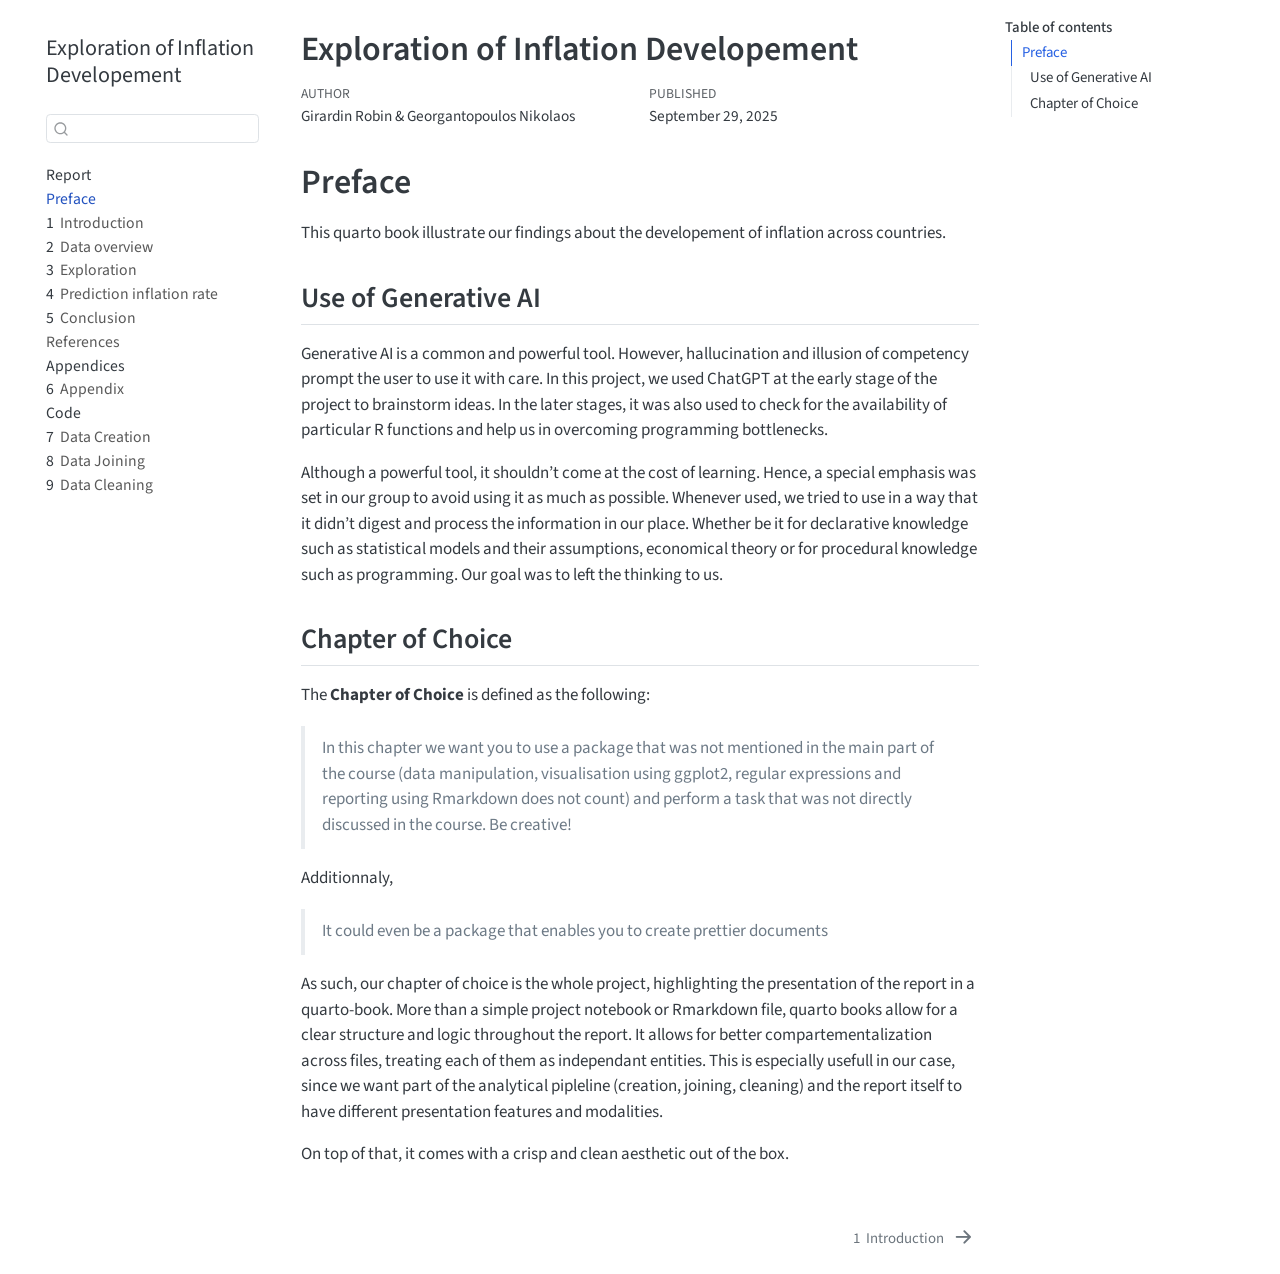
<file: _book/index.html>
<!DOCTYPE html>
<html xmlns="http://www.w3.org/1999/xhtml" lang="en" xml:lang="en"><head>

<meta charset="utf-8">
<meta name="generator" content="quarto-1.7.32">

<meta name="viewport" content="width=device-width, initial-scale=1.0, user-scalable=yes">

<meta name="author" content="Girardin Robin &amp; Georgantopoulos Nikolaos">
<meta name="dcterms.date" content="2025-09-29">

<title>Exploration of Inflation Developement</title>
<style>
code{white-space: pre-wrap;}
span.smallcaps{font-variant: small-caps;}
div.columns{display: flex; gap: min(4vw, 1.5em);}
div.column{flex: auto; overflow-x: auto;}
div.hanging-indent{margin-left: 1.5em; text-indent: -1.5em;}
ul.task-list{list-style: none;}
ul.task-list li input[type="checkbox"] {
  width: 0.8em;
  margin: 0 0.8em 0.2em -1em; /* quarto-specific, see https://github.com/quarto-dev/quarto-cli/issues/4556 */ 
  vertical-align: middle;
}
</style>


<script src="site_libs/quarto-nav/quarto-nav.js"></script>
<script src="site_libs/quarto-nav/headroom.min.js"></script>
<script src="site_libs/clipboard/clipboard.min.js"></script>
<script src="site_libs/quarto-search/autocomplete.umd.js"></script>
<script src="site_libs/quarto-search/fuse.min.js"></script>
<script src="site_libs/quarto-search/quarto-search.js"></script>
<meta name="quarto:offset" content="./">
<link href="./intro.html" rel="next">
<script src="site_libs/quarto-html/quarto.js" type="module"></script>
<script src="site_libs/quarto-html/tabsets/tabsets.js" type="module"></script>
<script src="site_libs/quarto-html/popper.min.js"></script>
<script src="site_libs/quarto-html/tippy.umd.min.js"></script>
<script src="site_libs/quarto-html/anchor.min.js"></script>
<link href="site_libs/quarto-html/tippy.css" rel="stylesheet">
<link href="site_libs/quarto-html/quarto-syntax-highlighting-37eea08aefeeee20ff55810ff984fec1.css" rel="stylesheet" id="quarto-text-highlighting-styles">
<script src="site_libs/bootstrap/bootstrap.min.js"></script>
<link href="site_libs/bootstrap/bootstrap-icons.css" rel="stylesheet">
<link href="site_libs/bootstrap/bootstrap-485d01fc63b59abcd3ee1bf1e8e2748d.min.css" rel="stylesheet" append-hash="true" id="quarto-bootstrap" data-mode="light">
<script id="quarto-search-options" type="application/json">{
  "location": "sidebar",
  "copy-button": false,
  "collapse-after": 3,
  "panel-placement": "start",
  "type": "textbox",
  "limit": 50,
  "keyboard-shortcut": [
    "f",
    "/",
    "s"
  ],
  "show-item-context": false,
  "language": {
    "search-no-results-text": "No results",
    "search-matching-documents-text": "matching documents",
    "search-copy-link-title": "Copy link to search",
    "search-hide-matches-text": "Hide additional matches",
    "search-more-match-text": "more match in this document",
    "search-more-matches-text": "more matches in this document",
    "search-clear-button-title": "Clear",
    "search-text-placeholder": "",
    "search-detached-cancel-button-title": "Cancel",
    "search-submit-button-title": "Submit",
    "search-label": "Search"
  }
}</script>


</head>

<body class="nav-sidebar floating quarto-light">

<div id="quarto-search-results"></div>
  <header id="quarto-header" class="headroom fixed-top">
  <nav class="quarto-secondary-nav">
    <div class="container-fluid d-flex">
      <button type="button" class="quarto-btn-toggle btn" data-bs-toggle="collapse" role="button" data-bs-target=".quarto-sidebar-collapse-item" aria-controls="quarto-sidebar" aria-expanded="false" aria-label="Toggle sidebar navigation" onclick="if (window.quartoToggleHeadroom) { window.quartoToggleHeadroom(); }">
        <i class="bi bi-layout-text-sidebar-reverse"></i>
      </button>
        <nav class="quarto-page-breadcrumbs" aria-label="breadcrumb"><ol class="breadcrumb"><li class="breadcrumb-item"><a href="./index.html">Preface</a></li></ol></nav>
        <a class="flex-grow-1" role="navigation" data-bs-toggle="collapse" data-bs-target=".quarto-sidebar-collapse-item" aria-controls="quarto-sidebar" aria-expanded="false" aria-label="Toggle sidebar navigation" onclick="if (window.quartoToggleHeadroom) { window.quartoToggleHeadroom(); }">      
        </a>
      <button type="button" class="btn quarto-search-button" aria-label="Search" onclick="window.quartoOpenSearch();">
        <i class="bi bi-search"></i>
      </button>
    </div>
  </nav>
</header>
<!-- content -->
<div id="quarto-content" class="quarto-container page-columns page-rows-contents page-layout-article">
<!-- sidebar -->
  <nav id="quarto-sidebar" class="sidebar collapse collapse-horizontal quarto-sidebar-collapse-item sidebar-navigation floating overflow-auto">
    <div class="pt-lg-2 mt-2 text-left sidebar-header">
    <div class="sidebar-title mb-0 py-0">
      <a href="./">Exploration of Inflation Developement</a> 
    </div>
      </div>
        <div class="mt-2 flex-shrink-0 align-items-center">
        <div class="sidebar-search">
        <div id="quarto-search" class="" title="Search"></div>
        </div>
        </div>
    <div class="sidebar-menu-container"> 
    <ul class="list-unstyled mt-1">
        <li class="sidebar-item sidebar-item-section">
      <span class="sidebar-item-text sidebar-link text-start">
 <span class="menu-text">Report</span></span>
  </li>
        <li class="sidebar-item">
  <div class="sidebar-item-container"> 
  <a href="./index.html" class="sidebar-item-text sidebar-link active">
 <span class="menu-text">Preface</span></a>
  </div>
</li>
        <li class="sidebar-item">
  <div class="sidebar-item-container"> 
  <a href="./intro.html" class="sidebar-item-text sidebar-link">
 <span class="menu-text"><span class="chapter-number">1</span>&nbsp; <span class="chapter-title">Introduction</span></span></a>
  </div>
</li>
        <li class="sidebar-item">
  <div class="sidebar-item-container"> 
  <a href="./overview.html" class="sidebar-item-text sidebar-link">
 <span class="menu-text"><span class="chapter-number">2</span>&nbsp; <span class="chapter-title">Data overview</span></span></a>
  </div>
</li>
        <li class="sidebar-item">
  <div class="sidebar-item-container"> 
  <a href="./exploration.html" class="sidebar-item-text sidebar-link">
 <span class="menu-text"><span class="chapter-number">3</span>&nbsp; <span class="chapter-title">Exploration</span></span></a>
  </div>
</li>
        <li class="sidebar-item">
  <div class="sidebar-item-container"> 
  <a href="./pred.html" class="sidebar-item-text sidebar-link">
 <span class="menu-text"><span class="chapter-number">4</span>&nbsp; <span class="chapter-title">Prediction inflation rate</span></span></a>
  </div>
</li>
        <li class="sidebar-item">
  <div class="sidebar-item-container"> 
  <a href="./conclusion.html" class="sidebar-item-text sidebar-link">
 <span class="menu-text"><span class="chapter-number">5</span>&nbsp; <span class="chapter-title">Conclusion</span></span></a>
  </div>
</li>
        <li class="sidebar-item">
  <div class="sidebar-item-container"> 
  <a href="./references.html" class="sidebar-item-text sidebar-link">
 <span class="menu-text">References</span></a>
  </div>
</li>
        <li class="sidebar-item sidebar-item-section">
      <span class="sidebar-item-text sidebar-link text-start">
 <span class="menu-text">Appendices</span></span>
  </li>
        <li class="sidebar-item">
  <div class="sidebar-item-container"> 
  <a href="./appendix.html" class="sidebar-item-text sidebar-link">
 <span class="menu-text"><span class="chapter-number">6</span>&nbsp; <span class="chapter-title">Appendix</span></span></a>
  </div>
</li>
        <li class="sidebar-item sidebar-item-section">
      <span class="sidebar-item-text sidebar-link text-start">
 <span class="menu-text">Code</span></span>
  </li>
        <li class="sidebar-item">
  <div class="sidebar-item-container"> 
  <a href="./data_creation.html" class="sidebar-item-text sidebar-link">
 <span class="menu-text"><span class="chapter-number">7</span>&nbsp; <span class="chapter-title">Data Creation</span></span></a>
  </div>
</li>
        <li class="sidebar-item">
  <div class="sidebar-item-container"> 
  <a href="./data_joining.html" class="sidebar-item-text sidebar-link">
 <span class="menu-text"><span class="chapter-number">8</span>&nbsp; <span class="chapter-title">Data Joining</span></span></a>
  </div>
</li>
        <li class="sidebar-item">
  <div class="sidebar-item-container"> 
  <a href="./data_cleaning.html" class="sidebar-item-text sidebar-link">
 <span class="menu-text"><span class="chapter-number">9</span>&nbsp; <span class="chapter-title">Data Cleaning</span></span></a>
  </div>
</li>
    </ul>
    </div>
</nav>
<div id="quarto-sidebar-glass" class="quarto-sidebar-collapse-item" data-bs-toggle="collapse" data-bs-target=".quarto-sidebar-collapse-item"></div>
<!-- margin-sidebar -->
    <div id="quarto-margin-sidebar" class="sidebar margin-sidebar">
        <nav id="TOC" role="doc-toc" class="toc-active">
    <h2 id="toc-title">Table of contents</h2>
   
  <ul>
  <li><a href="#preface" id="toc-preface" class="nav-link active" data-scroll-target="#preface">Preface</a>
  <ul class="collapse">
  <li><a href="#use-of-generative-ai" id="toc-use-of-generative-ai" class="nav-link" data-scroll-target="#use-of-generative-ai">Use of Generative AI</a></li>
  <li><a href="#chapter-of-choice" id="toc-chapter-of-choice" class="nav-link" data-scroll-target="#chapter-of-choice">Chapter of Choice</a></li>
  </ul></li>
  </ul>
</nav>
    </div>
<!-- main -->
<main class="content" id="quarto-document-content">

<header id="title-block-header" class="quarto-title-block default">
<div class="quarto-title">
<h1 class="title">Exploration of Inflation Developement</h1>
</div>



<div class="quarto-title-meta">

    <div>
    <div class="quarto-title-meta-heading">Author</div>
    <div class="quarto-title-meta-contents">
             <p>Girardin Robin &amp; Georgantopoulos Nikolaos </p>
          </div>
  </div>
    
    <div>
    <div class="quarto-title-meta-heading">Published</div>
    <div class="quarto-title-meta-contents">
      <p class="date">September 29, 2025</p>
    </div>
  </div>
  
    
  </div>
  


</header>


<section id="preface" class="level1 unnumbered">
<h1 class="unnumbered">Preface</h1>
<p>This quarto book illustrate our findings about the developement of inflation across countries.</p>
<section id="use-of-generative-ai" class="level2">
<h2 class="anchored" data-anchor-id="use-of-generative-ai">Use of Generative AI</h2>
<p>Generative AI is a common and powerful tool. However, hallucination and illusion of competency prompt the user to use it with care. In this project, we used ChatGPT at the early stage of the project to brainstorm ideas. In the later stages, it was also used to check for the availability of particular R functions and help us in overcoming programming bottlenecks.</p>
<p>Although a powerful tool, it shouldn’t come at the cost of learning. Hence, a special emphasis was set in our group to avoid using it as much as possible. Whenever used, we tried to use in a way that it didn’t digest and process the information in our place. Whether be it for declarative knowledge such as statistical models and their assumptions, economical theory or for procedural knowledge such as programming. Our goal was to left the thinking to us.</p>
</section>
<section id="chapter-of-choice" class="level2">
<h2 class="anchored" data-anchor-id="chapter-of-choice">Chapter of Choice</h2>
<p>The <strong>Chapter of Choice</strong> is defined as the following:</p>
<blockquote class="blockquote">
<p>In this chapter we want you to use a package that was not mentioned in the main part of the course (data manipulation, visualisation using ggplot2, regular expressions and reporting using Rmarkdown does not count) and perform a task that was not directly discussed in the course. Be creative!</p>
</blockquote>
<p>Additionnaly,</p>
<blockquote class="blockquote">
<p>It could even be a package that enables you to create prettier documents</p>
</blockquote>
<p>As such, our chapter of choice is the whole project, highlighting the presentation of the report in a quarto-book. More than a simple project notebook or Rmarkdown file, quarto books allow for a clear structure and logic throughout the report. It allows for better compartementalization across files, treating each of them as independant entities. This is especially usefull in our case, since we want part of the analytical pipleline (creation, joining, cleaning) and the report itself to have different presentation features and modalities.</p>
<p>On top of that, it comes with a crisp and clean aesthetic out of the box.</p>


</section>
</section>

</main> <!-- /main -->
<script id="quarto-html-after-body" type="application/javascript">
  window.document.addEventListener("DOMContentLoaded", function (event) {
    const icon = "";
    const anchorJS = new window.AnchorJS();
    anchorJS.options = {
      placement: 'right',
      icon: icon
    };
    anchorJS.add('.anchored');
    const isCodeAnnotation = (el) => {
      for (const clz of el.classList) {
        if (clz.startsWith('code-annotation-')) {                     
          return true;
        }
      }
      return false;
    }
    const onCopySuccess = function(e) {
      // button target
      const button = e.trigger;
      // don't keep focus
      button.blur();
      // flash "checked"
      button.classList.add('code-copy-button-checked');
      var currentTitle = button.getAttribute("title");
      button.setAttribute("title", "Copied!");
      let tooltip;
      if (window.bootstrap) {
        button.setAttribute("data-bs-toggle", "tooltip");
        button.setAttribute("data-bs-placement", "left");
        button.setAttribute("data-bs-title", "Copied!");
        tooltip = new bootstrap.Tooltip(button, 
          { trigger: "manual", 
            customClass: "code-copy-button-tooltip",
            offset: [0, -8]});
        tooltip.show();    
      }
      setTimeout(function() {
        if (tooltip) {
          tooltip.hide();
          button.removeAttribute("data-bs-title");
          button.removeAttribute("data-bs-toggle");
          button.removeAttribute("data-bs-placement");
        }
        button.setAttribute("title", currentTitle);
        button.classList.remove('code-copy-button-checked');
      }, 1000);
      // clear code selection
      e.clearSelection();
    }
    const getTextToCopy = function(trigger) {
        const codeEl = trigger.previousElementSibling.cloneNode(true);
        for (const childEl of codeEl.children) {
          if (isCodeAnnotation(childEl)) {
            childEl.remove();
          }
        }
        return codeEl.innerText;
    }
    const clipboard = new window.ClipboardJS('.code-copy-button:not([data-in-quarto-modal])', {
      text: getTextToCopy
    });
    clipboard.on('success', onCopySuccess);
    if (window.document.getElementById('quarto-embedded-source-code-modal')) {
      const clipboardModal = new window.ClipboardJS('.code-copy-button[data-in-quarto-modal]', {
        text: getTextToCopy,
        container: window.document.getElementById('quarto-embedded-source-code-modal')
      });
      clipboardModal.on('success', onCopySuccess);
    }
      var localhostRegex = new RegExp(/^(?:http|https):\/\/localhost\:?[0-9]*\//);
      var mailtoRegex = new RegExp(/^mailto:/);
        var filterRegex = new RegExp('/' + window.location.host + '/');
      var isInternal = (href) => {
          return filterRegex.test(href) || localhostRegex.test(href) || mailtoRegex.test(href);
      }
      // Inspect non-navigation links and adorn them if external
     var links = window.document.querySelectorAll('a[href]:not(.nav-link):not(.navbar-brand):not(.toc-action):not(.sidebar-link):not(.sidebar-item-toggle):not(.pagination-link):not(.no-external):not([aria-hidden]):not(.dropdown-item):not(.quarto-navigation-tool):not(.about-link)');
      for (var i=0; i<links.length; i++) {
        const link = links[i];
        if (!isInternal(link.href)) {
          // undo the damage that might have been done by quarto-nav.js in the case of
          // links that we want to consider external
          if (link.dataset.originalHref !== undefined) {
            link.href = link.dataset.originalHref;
          }
        }
      }
    function tippyHover(el, contentFn, onTriggerFn, onUntriggerFn) {
      const config = {
        allowHTML: true,
        maxWidth: 500,
        delay: 100,
        arrow: false,
        appendTo: function(el) {
            return el.parentElement;
        },
        interactive: true,
        interactiveBorder: 10,
        theme: 'quarto',
        placement: 'bottom-start',
      };
      if (contentFn) {
        config.content = contentFn;
      }
      if (onTriggerFn) {
        config.onTrigger = onTriggerFn;
      }
      if (onUntriggerFn) {
        config.onUntrigger = onUntriggerFn;
      }
      window.tippy(el, config); 
    }
    const noterefs = window.document.querySelectorAll('a[role="doc-noteref"]');
    for (var i=0; i<noterefs.length; i++) {
      const ref = noterefs[i];
      tippyHover(ref, function() {
        // use id or data attribute instead here
        let href = ref.getAttribute('data-footnote-href') || ref.getAttribute('href');
        try { href = new URL(href).hash; } catch {}
        const id = href.replace(/^#\/?/, "");
        const note = window.document.getElementById(id);
        if (note) {
          return note.innerHTML;
        } else {
          return "";
        }
      });
    }
    const xrefs = window.document.querySelectorAll('a.quarto-xref');
    const processXRef = (id, note) => {
      // Strip column container classes
      const stripColumnClz = (el) => {
        el.classList.remove("page-full", "page-columns");
        if (el.children) {
          for (const child of el.children) {
            stripColumnClz(child);
          }
        }
      }
      stripColumnClz(note)
      if (id === null || id.startsWith('sec-')) {
        // Special case sections, only their first couple elements
        const container = document.createElement("div");
        if (note.children && note.children.length > 2) {
          container.appendChild(note.children[0].cloneNode(true));
          for (let i = 1; i < note.children.length; i++) {
            const child = note.children[i];
            if (child.tagName === "P" && child.innerText === "") {
              continue;
            } else {
              container.appendChild(child.cloneNode(true));
              break;
            }
          }
          if (window.Quarto?.typesetMath) {
            window.Quarto.typesetMath(container);
          }
          return container.innerHTML
        } else {
          if (window.Quarto?.typesetMath) {
            window.Quarto.typesetMath(note);
          }
          return note.innerHTML;
        }
      } else {
        // Remove any anchor links if they are present
        const anchorLink = note.querySelector('a.anchorjs-link');
        if (anchorLink) {
          anchorLink.remove();
        }
        if (window.Quarto?.typesetMath) {
          window.Quarto.typesetMath(note);
        }
        if (note.classList.contains("callout")) {
          return note.outerHTML;
        } else {
          return note.innerHTML;
        }
      }
    }
    for (var i=0; i<xrefs.length; i++) {
      const xref = xrefs[i];
      tippyHover(xref, undefined, function(instance) {
        instance.disable();
        let url = xref.getAttribute('href');
        let hash = undefined; 
        if (url.startsWith('#')) {
          hash = url;
        } else {
          try { hash = new URL(url).hash; } catch {}
        }
        if (hash) {
          const id = hash.replace(/^#\/?/, "");
          const note = window.document.getElementById(id);
          if (note !== null) {
            try {
              const html = processXRef(id, note.cloneNode(true));
              instance.setContent(html);
            } finally {
              instance.enable();
              instance.show();
            }
          } else {
            // See if we can fetch this
            fetch(url.split('#')[0])
            .then(res => res.text())
            .then(html => {
              const parser = new DOMParser();
              const htmlDoc = parser.parseFromString(html, "text/html");
              const note = htmlDoc.getElementById(id);
              if (note !== null) {
                const html = processXRef(id, note);
                instance.setContent(html);
              } 
            }).finally(() => {
              instance.enable();
              instance.show();
            });
          }
        } else {
          // See if we can fetch a full url (with no hash to target)
          // This is a special case and we should probably do some content thinning / targeting
          fetch(url)
          .then(res => res.text())
          .then(html => {
            const parser = new DOMParser();
            const htmlDoc = parser.parseFromString(html, "text/html");
            const note = htmlDoc.querySelector('main.content');
            if (note !== null) {
              // This should only happen for chapter cross references
              // (since there is no id in the URL)
              // remove the first header
              if (note.children.length > 0 && note.children[0].tagName === "HEADER") {
                note.children[0].remove();
              }
              const html = processXRef(null, note);
              instance.setContent(html);
            } 
          }).finally(() => {
            instance.enable();
            instance.show();
          });
        }
      }, function(instance) {
      });
    }
        let selectedAnnoteEl;
        const selectorForAnnotation = ( cell, annotation) => {
          let cellAttr = 'data-code-cell="' + cell + '"';
          let lineAttr = 'data-code-annotation="' +  annotation + '"';
          const selector = 'span[' + cellAttr + '][' + lineAttr + ']';
          return selector;
        }
        const selectCodeLines = (annoteEl) => {
          const doc = window.document;
          const targetCell = annoteEl.getAttribute("data-target-cell");
          const targetAnnotation = annoteEl.getAttribute("data-target-annotation");
          const annoteSpan = window.document.querySelector(selectorForAnnotation(targetCell, targetAnnotation));
          const lines = annoteSpan.getAttribute("data-code-lines").split(",");
          const lineIds = lines.map((line) => {
            return targetCell + "-" + line;
          })
          let top = null;
          let height = null;
          let parent = null;
          if (lineIds.length > 0) {
              //compute the position of the single el (top and bottom and make a div)
              const el = window.document.getElementById(lineIds[0]);
              top = el.offsetTop;
              height = el.offsetHeight;
              parent = el.parentElement.parentElement;
            if (lineIds.length > 1) {
              const lastEl = window.document.getElementById(lineIds[lineIds.length - 1]);
              const bottom = lastEl.offsetTop + lastEl.offsetHeight;
              height = bottom - top;
            }
            if (top !== null && height !== null && parent !== null) {
              // cook up a div (if necessary) and position it 
              let div = window.document.getElementById("code-annotation-line-highlight");
              if (div === null) {
                div = window.document.createElement("div");
                div.setAttribute("id", "code-annotation-line-highlight");
                div.style.position = 'absolute';
                parent.appendChild(div);
              }
              div.style.top = top - 2 + "px";
              div.style.height = height + 4 + "px";
              div.style.left = 0;
              let gutterDiv = window.document.getElementById("code-annotation-line-highlight-gutter");
              if (gutterDiv === null) {
                gutterDiv = window.document.createElement("div");
                gutterDiv.setAttribute("id", "code-annotation-line-highlight-gutter");
                gutterDiv.style.position = 'absolute';
                const codeCell = window.document.getElementById(targetCell);
                const gutter = codeCell.querySelector('.code-annotation-gutter');
                gutter.appendChild(gutterDiv);
              }
              gutterDiv.style.top = top - 2 + "px";
              gutterDiv.style.height = height + 4 + "px";
            }
            selectedAnnoteEl = annoteEl;
          }
        };
        const unselectCodeLines = () => {
          const elementsIds = ["code-annotation-line-highlight", "code-annotation-line-highlight-gutter"];
          elementsIds.forEach((elId) => {
            const div = window.document.getElementById(elId);
            if (div) {
              div.remove();
            }
          });
          selectedAnnoteEl = undefined;
        };
          // Handle positioning of the toggle
      window.addEventListener(
        "resize",
        throttle(() => {
          elRect = undefined;
          if (selectedAnnoteEl) {
            selectCodeLines(selectedAnnoteEl);
          }
        }, 10)
      );
      function throttle(fn, ms) {
      let throttle = false;
      let timer;
        return (...args) => {
          if(!throttle) { // first call gets through
              fn.apply(this, args);
              throttle = true;
          } else { // all the others get throttled
              if(timer) clearTimeout(timer); // cancel #2
              timer = setTimeout(() => {
                fn.apply(this, args);
                timer = throttle = false;
              }, ms);
          }
        };
      }
        // Attach click handler to the DT
        const annoteDls = window.document.querySelectorAll('dt[data-target-cell]');
        for (const annoteDlNode of annoteDls) {
          annoteDlNode.addEventListener('click', (event) => {
            const clickedEl = event.target;
            if (clickedEl !== selectedAnnoteEl) {
              unselectCodeLines();
              const activeEl = window.document.querySelector('dt[data-target-cell].code-annotation-active');
              if (activeEl) {
                activeEl.classList.remove('code-annotation-active');
              }
              selectCodeLines(clickedEl);
              clickedEl.classList.add('code-annotation-active');
            } else {
              // Unselect the line
              unselectCodeLines();
              clickedEl.classList.remove('code-annotation-active');
            }
          });
        }
    const findCites = (el) => {
      const parentEl = el.parentElement;
      if (parentEl) {
        const cites = parentEl.dataset.cites;
        if (cites) {
          return {
            el,
            cites: cites.split(' ')
          };
        } else {
          return findCites(el.parentElement)
        }
      } else {
        return undefined;
      }
    };
    var bibliorefs = window.document.querySelectorAll('a[role="doc-biblioref"]');
    for (var i=0; i<bibliorefs.length; i++) {
      const ref = bibliorefs[i];
      const citeInfo = findCites(ref);
      if (citeInfo) {
        tippyHover(citeInfo.el, function() {
          var popup = window.document.createElement('div');
          citeInfo.cites.forEach(function(cite) {
            var citeDiv = window.document.createElement('div');
            citeDiv.classList.add('hanging-indent');
            citeDiv.classList.add('csl-entry');
            var biblioDiv = window.document.getElementById('ref-' + cite);
            if (biblioDiv) {
              citeDiv.innerHTML = biblioDiv.innerHTML;
            }
            popup.appendChild(citeDiv);
          });
          return popup.innerHTML;
        });
      }
    }
  });
  </script>
<nav class="page-navigation">
  <div class="nav-page nav-page-previous">
  </div>
  <div class="nav-page nav-page-next">
      <a href="./intro.html" class="pagination-link" aria-label="Introduction">
        <span class="nav-page-text"><span class="chapter-number">1</span>&nbsp; <span class="chapter-title">Introduction</span></span> <i class="bi bi-arrow-right-short"></i>
      </a>
  </div>
</nav>
</div> <!-- /content -->




</body></html>
</file>
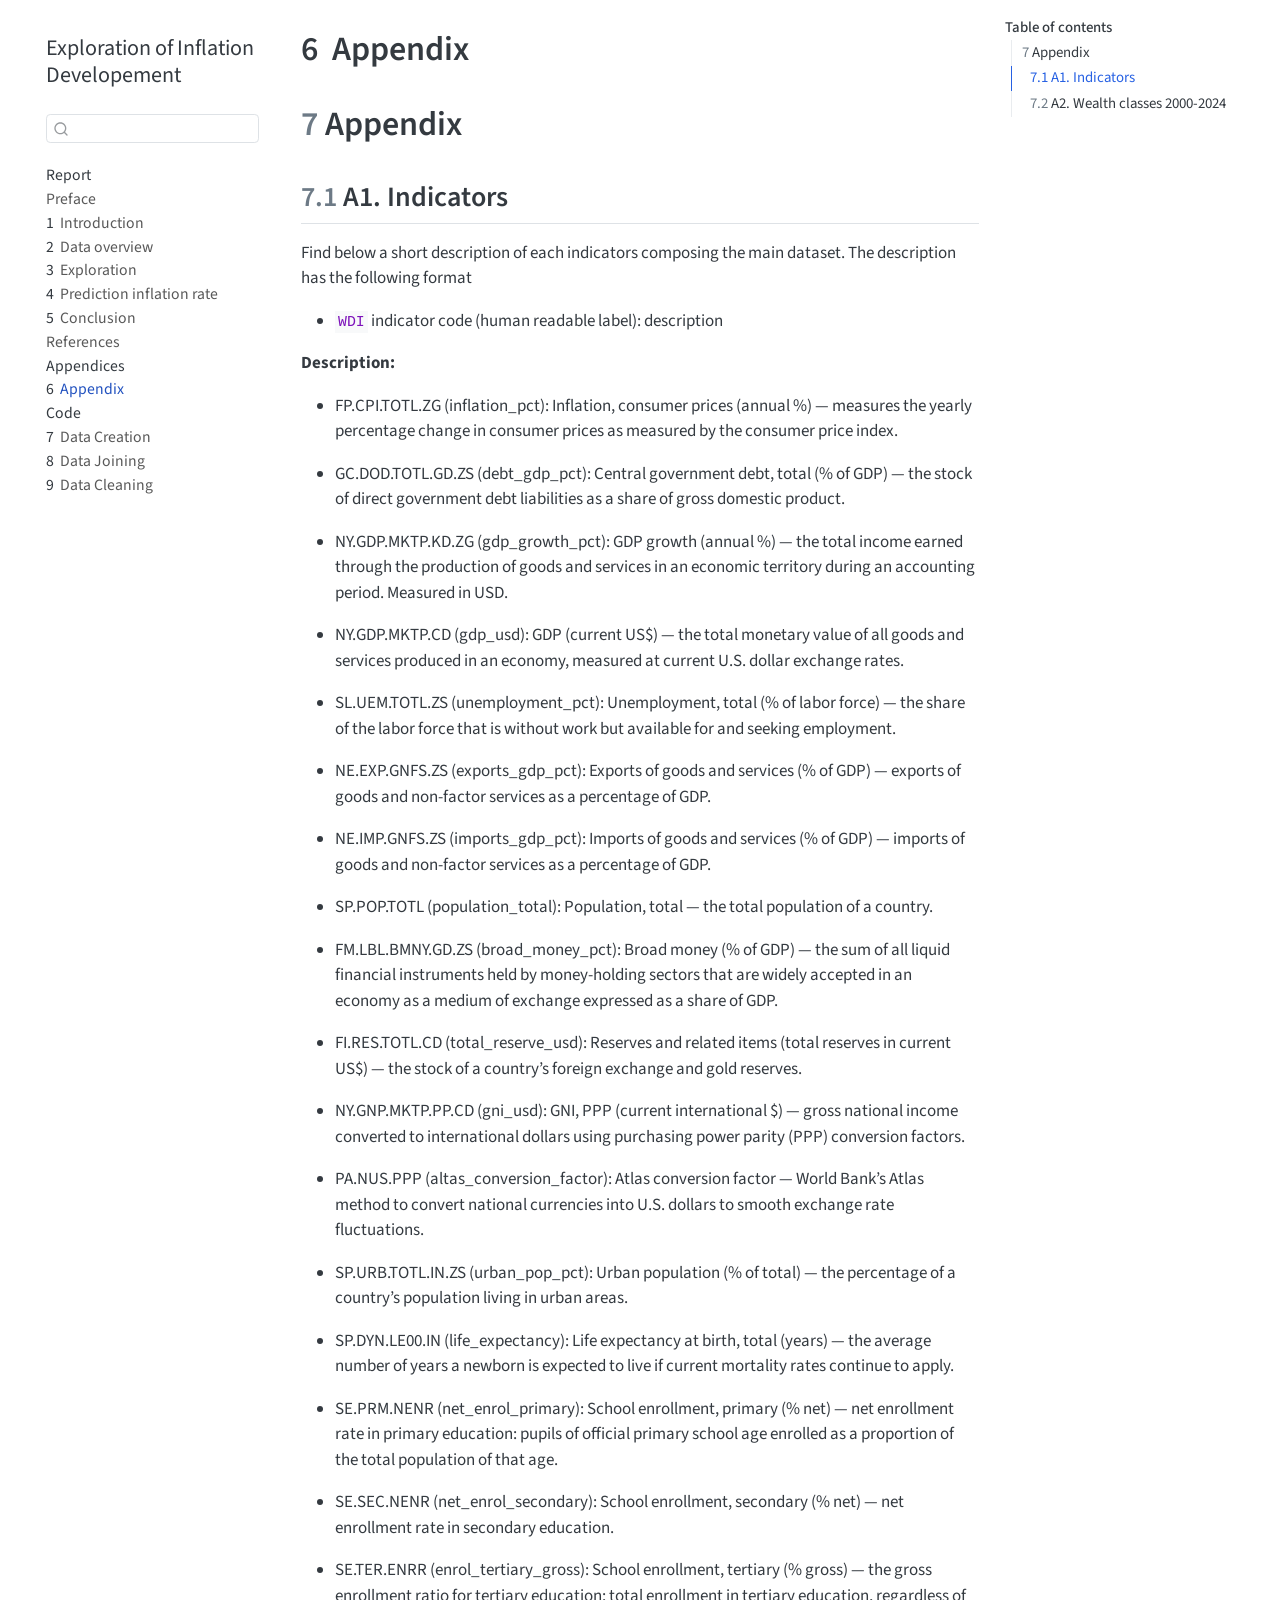
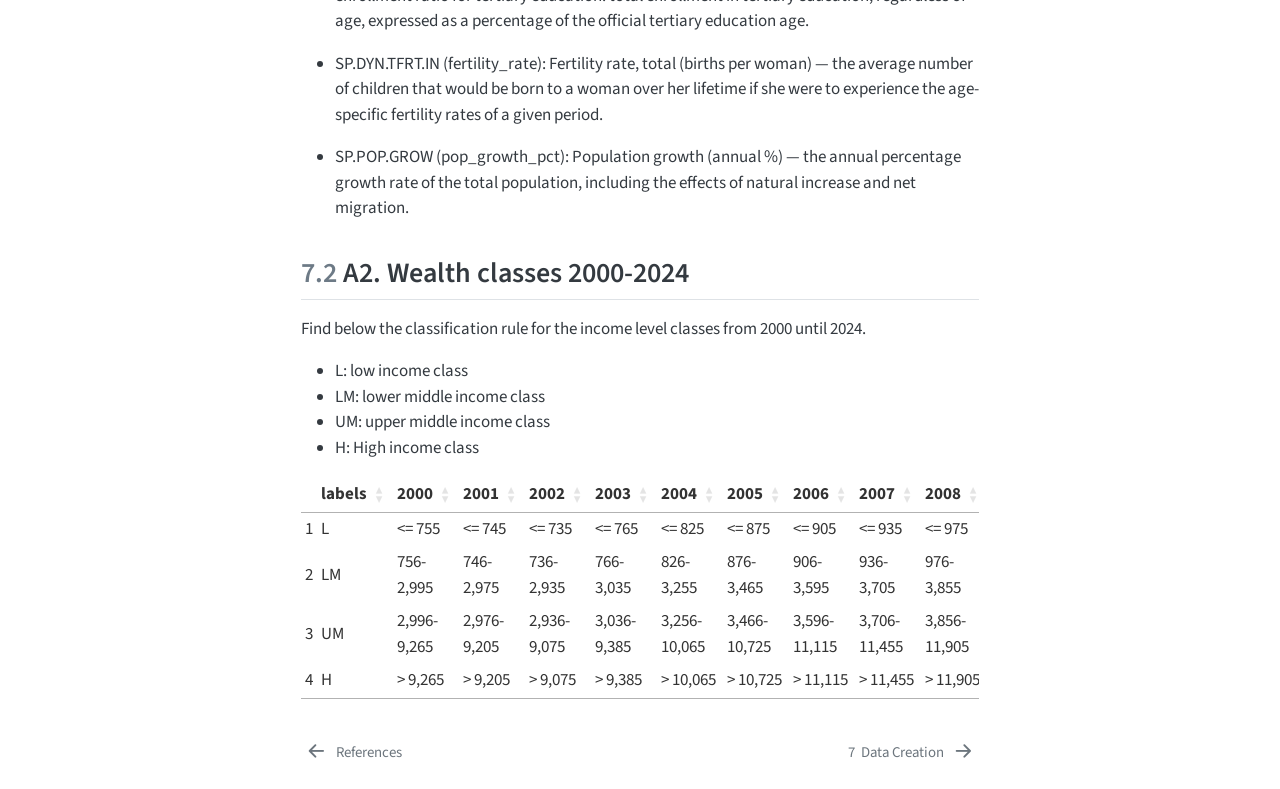
<file: _book/appendix.html>
<!DOCTYPE html>
<html xmlns="http://www.w3.org/1999/xhtml" lang="en" xml:lang="en"><head>

<meta charset="utf-8">
<meta name="generator" content="quarto-1.7.32">

<meta name="viewport" content="width=device-width, initial-scale=1.0, user-scalable=yes">


<title>6&nbsp; Appendix – Exploration of Inflation Developement</title>
<style>
code{white-space: pre-wrap;}
span.smallcaps{font-variant: small-caps;}
div.columns{display: flex; gap: min(4vw, 1.5em);}
div.column{flex: auto; overflow-x: auto;}
div.hanging-indent{margin-left: 1.5em; text-indent: -1.5em;}
ul.task-list{list-style: none;}
ul.task-list li input[type="checkbox"] {
  width: 0.8em;
  margin: 0 0.8em 0.2em -1em; /* quarto-specific, see https://github.com/quarto-dev/quarto-cli/issues/4556 */ 
  vertical-align: middle;
}
</style>


<script src="site_libs/quarto-nav/quarto-nav.js"></script>
<script src="site_libs/quarto-nav/headroom.min.js"></script>
<script src="site_libs/clipboard/clipboard.min.js"></script>
<script src="site_libs/quarto-search/autocomplete.umd.js"></script>
<script src="site_libs/quarto-search/fuse.min.js"></script>
<script src="site_libs/quarto-search/quarto-search.js"></script>
<meta name="quarto:offset" content="./">
<link href="./data_creation.html" rel="next">
<link href="./references.html" rel="prev">
<script src="site_libs/quarto-html/quarto.js" type="module"></script>
<script src="site_libs/quarto-html/tabsets/tabsets.js" type="module"></script>
<script src="site_libs/quarto-html/popper.min.js"></script>
<script src="site_libs/quarto-html/tippy.umd.min.js"></script>
<script src="site_libs/quarto-html/anchor.min.js"></script>
<link href="site_libs/quarto-html/tippy.css" rel="stylesheet">
<link href="site_libs/quarto-html/quarto-syntax-highlighting-37eea08aefeeee20ff55810ff984fec1.css" rel="stylesheet" id="quarto-text-highlighting-styles">
<script src="site_libs/bootstrap/bootstrap.min.js"></script>
<link href="site_libs/bootstrap/bootstrap-icons.css" rel="stylesheet">
<link href="site_libs/bootstrap/bootstrap-485d01fc63b59abcd3ee1bf1e8e2748d.min.css" rel="stylesheet" append-hash="true" id="quarto-bootstrap" data-mode="light">
<script id="quarto-search-options" type="application/json">{
  "location": "sidebar",
  "copy-button": false,
  "collapse-after": 3,
  "panel-placement": "start",
  "type": "textbox",
  "limit": 50,
  "keyboard-shortcut": [
    "f",
    "/",
    "s"
  ],
  "show-item-context": false,
  "language": {
    "search-no-results-text": "No results",
    "search-matching-documents-text": "matching documents",
    "search-copy-link-title": "Copy link to search",
    "search-hide-matches-text": "Hide additional matches",
    "search-more-match-text": "more match in this document",
    "search-more-matches-text": "more matches in this document",
    "search-clear-button-title": "Clear",
    "search-text-placeholder": "",
    "search-detached-cancel-button-title": "Cancel",
    "search-submit-button-title": "Submit",
    "search-label": "Search"
  }
}</script>
<link href="site_libs/htmltools-fill-0.5.8.1/fill.css" rel="stylesheet">
<script src="site_libs/htmlwidgets-1.6.4/htmlwidgets.js"></script>
<link href="site_libs/datatables-css-0.0.0/datatables-crosstalk.css" rel="stylesheet">
<script src="site_libs/datatables-binding-0.34.0/datatables.js"></script>
<script src="site_libs/jquery-3.6.0/jquery-3.6.0.min.js"></script>
<link href="site_libs/dt-core-1.13.6/css/jquery.dataTables.min.css" rel="stylesheet">
<link href="site_libs/dt-core-1.13.6/css/jquery.dataTables.extra.css" rel="stylesheet">
<script src="site_libs/dt-core-1.13.6/js/jquery.dataTables.min.js"></script>
<link href="site_libs/crosstalk-1.2.2/css/crosstalk.min.css" rel="stylesheet">
<script src="site_libs/crosstalk-1.2.2/js/crosstalk.min.js"></script>


</head>

<body class="nav-sidebar floating quarto-light">

<div id="quarto-search-results"></div>
  <header id="quarto-header" class="headroom fixed-top">
  <nav class="quarto-secondary-nav">
    <div class="container-fluid d-flex">
      <button type="button" class="quarto-btn-toggle btn" data-bs-toggle="collapse" role="button" data-bs-target=".quarto-sidebar-collapse-item" aria-controls="quarto-sidebar" aria-expanded="false" aria-label="Toggle sidebar navigation" onclick="if (window.quartoToggleHeadroom) { window.quartoToggleHeadroom(); }">
        <i class="bi bi-layout-text-sidebar-reverse"></i>
      </button>
        <nav class="quarto-page-breadcrumbs" aria-label="breadcrumb"><ol class="breadcrumb"><li class="breadcrumb-item"><a href="./appendix.html"><span class="chapter-number">6</span>&nbsp; <span class="chapter-title">Appendix</span></a></li></ol></nav>
        <a class="flex-grow-1" role="navigation" data-bs-toggle="collapse" data-bs-target=".quarto-sidebar-collapse-item" aria-controls="quarto-sidebar" aria-expanded="false" aria-label="Toggle sidebar navigation" onclick="if (window.quartoToggleHeadroom) { window.quartoToggleHeadroom(); }">      
        </a>
      <button type="button" class="btn quarto-search-button" aria-label="Search" onclick="window.quartoOpenSearch();">
        <i class="bi bi-search"></i>
      </button>
    </div>
  </nav>
</header>
<!-- content -->
<div id="quarto-content" class="quarto-container page-columns page-rows-contents page-layout-article">
<!-- sidebar -->
  <nav id="quarto-sidebar" class="sidebar collapse collapse-horizontal quarto-sidebar-collapse-item sidebar-navigation floating overflow-auto">
    <div class="pt-lg-2 mt-2 text-left sidebar-header">
    <div class="sidebar-title mb-0 py-0">
      <a href="./">Exploration of Inflation Developement</a> 
    </div>
      </div>
        <div class="mt-2 flex-shrink-0 align-items-center">
        <div class="sidebar-search">
        <div id="quarto-search" class="" title="Search"></div>
        </div>
        </div>
    <div class="sidebar-menu-container"> 
    <ul class="list-unstyled mt-1">
        <li class="sidebar-item sidebar-item-section">
      <span class="sidebar-item-text sidebar-link text-start">
 <span class="menu-text">Report</span></span>
  </li>
        <li class="sidebar-item">
  <div class="sidebar-item-container"> 
  <a href="./index.html" class="sidebar-item-text sidebar-link">
 <span class="menu-text">Preface</span></a>
  </div>
</li>
        <li class="sidebar-item">
  <div class="sidebar-item-container"> 
  <a href="./intro.html" class="sidebar-item-text sidebar-link">
 <span class="menu-text"><span class="chapter-number">1</span>&nbsp; <span class="chapter-title">Introduction</span></span></a>
  </div>
</li>
        <li class="sidebar-item">
  <div class="sidebar-item-container"> 
  <a href="./overview.html" class="sidebar-item-text sidebar-link">
 <span class="menu-text"><span class="chapter-number">2</span>&nbsp; <span class="chapter-title">Data overview</span></span></a>
  </div>
</li>
        <li class="sidebar-item">
  <div class="sidebar-item-container"> 
  <a href="./exploration.html" class="sidebar-item-text sidebar-link">
 <span class="menu-text"><span class="chapter-number">3</span>&nbsp; <span class="chapter-title">Exploration</span></span></a>
  </div>
</li>
        <li class="sidebar-item">
  <div class="sidebar-item-container"> 
  <a href="./pred.html" class="sidebar-item-text sidebar-link">
 <span class="menu-text"><span class="chapter-number">4</span>&nbsp; <span class="chapter-title">Prediction inflation rate</span></span></a>
  </div>
</li>
        <li class="sidebar-item">
  <div class="sidebar-item-container"> 
  <a href="./conclusion.html" class="sidebar-item-text sidebar-link">
 <span class="menu-text"><span class="chapter-number">5</span>&nbsp; <span class="chapter-title">Conclusion</span></span></a>
  </div>
</li>
        <li class="sidebar-item">
  <div class="sidebar-item-container"> 
  <a href="./references.html" class="sidebar-item-text sidebar-link">
 <span class="menu-text">References</span></a>
  </div>
</li>
        <li class="sidebar-item sidebar-item-section">
      <span class="sidebar-item-text sidebar-link text-start">
 <span class="menu-text">Appendices</span></span>
  </li>
        <li class="sidebar-item">
  <div class="sidebar-item-container"> 
  <a href="./appendix.html" class="sidebar-item-text sidebar-link active">
 <span class="menu-text"><span class="chapter-number">6</span>&nbsp; <span class="chapter-title">Appendix</span></span></a>
  </div>
</li>
        <li class="sidebar-item sidebar-item-section">
      <span class="sidebar-item-text sidebar-link text-start">
 <span class="menu-text">Code</span></span>
  </li>
        <li class="sidebar-item">
  <div class="sidebar-item-container"> 
  <a href="./data_creation.html" class="sidebar-item-text sidebar-link">
 <span class="menu-text"><span class="chapter-number">7</span>&nbsp; <span class="chapter-title">Data Creation</span></span></a>
  </div>
</li>
        <li class="sidebar-item">
  <div class="sidebar-item-container"> 
  <a href="./data_joining.html" class="sidebar-item-text sidebar-link">
 <span class="menu-text"><span class="chapter-number">8</span>&nbsp; <span class="chapter-title">Data Joining</span></span></a>
  </div>
</li>
        <li class="sidebar-item">
  <div class="sidebar-item-container"> 
  <a href="./data_cleaning.html" class="sidebar-item-text sidebar-link">
 <span class="menu-text"><span class="chapter-number">9</span>&nbsp; <span class="chapter-title">Data Cleaning</span></span></a>
  </div>
</li>
    </ul>
    </div>
</nav>
<div id="quarto-sidebar-glass" class="quarto-sidebar-collapse-item" data-bs-toggle="collapse" data-bs-target=".quarto-sidebar-collapse-item"></div>
<!-- margin-sidebar -->
    <div id="quarto-margin-sidebar" class="sidebar margin-sidebar">
        <nav id="TOC" role="doc-toc" class="toc-active">
    <h2 id="toc-title">Table of contents</h2>
   
  <ul>
  <li><a href="#appendix" id="toc-appendix" class="nav-link active" data-scroll-target="#appendix"><span class="header-section-number">7</span> Appendix</a>
  <ul class="collapse">
  <li><a href="#a1.-indicators" id="toc-a1.-indicators" class="nav-link" data-scroll-target="#a1.-indicators"><span class="header-section-number">7.1</span> A1. Indicators</a></li>
  <li><a href="#a2.-wealth-classes-2000-2024" id="toc-a2.-wealth-classes-2000-2024" class="nav-link" data-scroll-target="#a2.-wealth-classes-2000-2024"><span class="header-section-number">7.2</span> A2. Wealth classes 2000-2024</a></li>
  </ul></li>
  </ul>
</nav>
    </div>
<!-- main -->
<main class="content" id="quarto-document-content">

<header id="title-block-header" class="quarto-title-block default">
<div class="quarto-title">
<h1 class="title"><span class="chapter-number">6</span>&nbsp; <span class="chapter-title">Appendix</span></h1>
</div>



<div class="quarto-title-meta">

    
  
    
  </div>
  


</header>


<section id="appendix" class="level1" data-number="7">
<h1 data-number="7"><span class="header-section-number">7</span> Appendix</h1>
<section id="a1.-indicators" class="level2" data-number="7.1">
<h2 data-number="7.1" class="anchored" data-anchor-id="a1.-indicators"><span class="header-section-number">7.1</span> A1. Indicators</h2>
<p>Find below a short description of each indicators composing the main dataset. The description has the following format</p>
<ul>
<li><code>WDI</code> indicator code (human readable label): description</li>
</ul>
<p><strong>Description:</strong></p>
<ul>
<li><p>FP.CPI.TOTL.ZG (inflation_pct): Inflation, consumer prices (annual %) — measures the yearly percentage change in consumer prices as measured by the consumer price index.</p></li>
<li><p>GC.DOD.TOTL.GD.ZS (debt_gdp_pct): Central government debt, total (% of GDP) — the stock of direct government debt liabilities as a share of gross domestic product.</p></li>
<li><p>NY.GDP.MKTP.KD.ZG (gdp_growth_pct): GDP growth (annual %) — the total income earned through the production of goods and services in an economic territory during an accounting period. Measured in USD.</p></li>
<li><p>NY.GDP.MKTP.CD (gdp_usd): GDP (current US$) — the total monetary value of all goods and services produced in an economy, measured at current U.S. dollar exchange rates.</p></li>
<li><p>SL.UEM.TOTL.ZS (unemployment_pct): Unemployment, total (% of labor force) — the share of the labor force that is without work but available for and seeking employment.</p></li>
<li><p>NE.EXP.GNFS.ZS (exports_gdp_pct): Exports of goods and services (% of GDP) — exports of goods and non-factor services as a percentage of GDP.</p></li>
<li><p>NE.IMP.GNFS.ZS (imports_gdp_pct): Imports of goods and services (% of GDP) — imports of goods and non-factor services as a percentage of GDP.</p></li>
<li><p>SP.POP.TOTL (population_total): Population, total — the total population of a country.</p></li>
<li><p>FM.LBL.BMNY.GD.ZS (broad_money_pct): Broad money (% of GDP) — the sum of all liquid financial instruments held by money-holding sectors that are widely accepted in an economy as a medium of exchange expressed as a share of GDP.</p></li>
<li><p>FI.RES.TOTL.CD (total_reserve_usd): Reserves and related items (total reserves in current US$) — the stock of a country’s foreign exchange and gold reserves.</p></li>
<li><p>NY.GNP.MKTP.PP.CD (gni_usd): GNI, PPP (current international $) — gross national income converted to international dollars using purchasing power parity (PPP) conversion factors.</p></li>
<li><p>PA.NUS.PPP (altas_conversion_factor): Atlas conversion factor — World Bank’s Atlas method to convert national currencies into U.S. dollars to smooth exchange rate fluctuations.</p></li>
<li><p>SP.URB.TOTL.IN.ZS (urban_pop_pct): Urban population (% of total) — the percentage of a country’s population living in urban areas.</p></li>
<li><p>SP.DYN.LE00.IN (life_expectancy): Life expectancy at birth, total (years) — the average number of years a newborn is expected to live if current mortality rates continue to apply.</p></li>
<li><p>SE.PRM.NENR (net_enrol_primary): School enrollment, primary (% net) — net enrollment rate in primary education: pupils of official primary school age enrolled as a proportion of the total population of that age.</p></li>
<li><p>SE.SEC.NENR (net_enrol_secondary): School enrollment, secondary (% net) — net enrollment rate in secondary education.</p></li>
<li><p>SE.TER.ENRR (enrol_tertiary_gross): School enrollment, tertiary (% gross) — the gross enrollment ratio for tertiary education: total enrollment in tertiary education, regardless of age, expressed as a percentage of the official tertiary education age.</p></li>
<li><p>SP.DYN.TFRT.IN (fertility_rate): Fertility rate, total (births per woman) — the average number of children that would be born to a woman over her lifetime if she were to experience the age-specific fertility rates of a given period.</p></li>
<li><p>SP.POP.GROW (pop_growth_pct): Population growth (annual %) — the annual percentage growth rate of the total population, including the effects of natural increase and net migration.</p></li>
</ul>
</section>
<section id="a2.-wealth-classes-2000-2024" class="level2" data-number="7.2">
<h2 data-number="7.2" class="anchored" data-anchor-id="a2.-wealth-classes-2000-2024"><span class="header-section-number">7.2</span> A2. Wealth classes 2000-2024</h2>
<p>Find below the classification rule for the income level classes from 2000 until 2024.</p>
<ul>
<li>L: low income class</li>
<li>LM: lower middle income class</li>
<li>UM: upper middle income class</li>
<li>H: High income class</li>
</ul>
<div class="cell">
<div class="cell-output-display">
<div class="datatables html-widget html-fill-item" id="htmlwidget-bbd77f8e6afb8667d4dd" style="width:100%;height:auto;"></div>
<script type="application/json" data-for="htmlwidget-bbd77f8e6afb8667d4dd">{"x":{"filter":"none","vertical":false,"data":[["1","2","3","4"],["L","LM","UM","H"],["&lt;= 755","756-2,995","2,996-9,265","&gt; 9,265"],["&lt;= 745","746-2,975","2,976-9,205","&gt; 9,205"],["&lt;= 735","736-2,935","2,936-9,075","&gt; 9,075"],["&lt;= 765","766-3,035","3,036-9,385","&gt; 9,385"],["&lt;= 825","826-3,255","3,256-10,065","&gt; 10,065"],["&lt;= 875","876-3,465","3,466-10,725","&gt; 10,725"],["&lt;= 905","906-3,595","3,596-11,115","&gt; 11,115"],["&lt;= 935","936-3,705","3,706-11,455","&gt; 11,455"],["&lt;= 975","976-3,855","3,856-11,905","&gt; 11,905"],["&lt;= 995","996-3,945","3,946-12,195","&gt; 12,195"],["&lt;= 1,005","1,006-3,975","3,976-12,275","&gt; 12,275"],["&lt;= 1,025","1,026-4,035","4,036-12,475","&gt; 12,475"],["&lt;= 1,035","1,036-4,085","4,086-12,615","&gt; 12,615"],["&lt;= 1,045","1,046-4,125","4,126-12,745","&gt; 12,745"],["&lt;= 1,045","1,046-4,125","4,126-12,735","&gt; 12,735"],["&lt;= 1,025","1,026-4,035","4,036-12,475","&gt; 12,475"],["&lt;= 1,005","1,006-3,955","3,956-12,235","&gt; 12,235"],["&lt;= 995","996-3,895","3,896-12,055","&gt; 12,055"],["&lt;= 1,025","1,026-3,995","3,996-12,375","&gt; 12,375"],["&lt;= 1,035","1,036 - 4,045","4,046 - 12,535","&gt; 12,535"],["&lt;= 1,045","1,046 - 4,095","4,096 - 12,695","&gt; 12,695"],["&lt;= 1,085","1,086 - 4,255","4,256 - 13,205","&gt; 13,205"],["&lt;= 1,135","1,136 - 4,465","4,466 - 13,845","&gt; 13,845"],["&lt;= 1,145","1,146 - 4,515","4,516 - 14,005","&gt; 14,005"],["&lt;= 1,135","1,136 - 4,495","4,496 - 13,935","&gt; 13,935"]],"container":"<table class=\"compact\">\n  <thead>\n    <tr>\n      <th> <\/th>\n      <th>labels<\/th>\n      <th>2000<\/th>\n      <th>2001<\/th>\n      <th>2002<\/th>\n      <th>2003<\/th>\n      <th>2004<\/th>\n      <th>2005<\/th>\n      <th>2006<\/th>\n      <th>2007<\/th>\n      <th>2008<\/th>\n      <th>2009<\/th>\n      <th>2010<\/th>\n      <th>2011<\/th>\n      <th>2012<\/th>\n      <th>2013<\/th>\n      <th>2014<\/th>\n      <th>2015<\/th>\n      <th>2016<\/th>\n      <th>2017<\/th>\n      <th>2018<\/th>\n      <th>2019<\/th>\n      <th>2020<\/th>\n      <th>2021<\/th>\n      <th>2022<\/th>\n      <th>2023<\/th>\n      <th>2024<\/th>\n    <\/tr>\n  <\/thead>\n<\/table>","options":{"dom":"t","columnDefs":[{"orderable":false,"targets":0},{"name":" ","targets":0},{"name":"labels","targets":1},{"name":"2000","targets":2},{"name":"2001","targets":3},{"name":"2002","targets":4},{"name":"2003","targets":5},{"name":"2004","targets":6},{"name":"2005","targets":7},{"name":"2006","targets":8},{"name":"2007","targets":9},{"name":"2008","targets":10},{"name":"2009","targets":11},{"name":"2010","targets":12},{"name":"2011","targets":13},{"name":"2012","targets":14},{"name":"2013","targets":15},{"name":"2014","targets":16},{"name":"2015","targets":17},{"name":"2016","targets":18},{"name":"2017","targets":19},{"name":"2018","targets":20},{"name":"2019","targets":21},{"name":"2020","targets":22},{"name":"2021","targets":23},{"name":"2022","targets":24},{"name":"2023","targets":25},{"name":"2024","targets":26}],"order":[],"autoWidth":false,"orderClasses":false}},"evals":[],"jsHooks":[]}</script>
</div>
</div>


</section>
</section>

</main> <!-- /main -->
<script id="quarto-html-after-body" type="application/javascript">
  window.document.addEventListener("DOMContentLoaded", function (event) {
    const icon = "";
    const anchorJS = new window.AnchorJS();
    anchorJS.options = {
      placement: 'right',
      icon: icon
    };
    anchorJS.add('.anchored');
    const isCodeAnnotation = (el) => {
      for (const clz of el.classList) {
        if (clz.startsWith('code-annotation-')) {                     
          return true;
        }
      }
      return false;
    }
    const onCopySuccess = function(e) {
      // button target
      const button = e.trigger;
      // don't keep focus
      button.blur();
      // flash "checked"
      button.classList.add('code-copy-button-checked');
      var currentTitle = button.getAttribute("title");
      button.setAttribute("title", "Copied!");
      let tooltip;
      if (window.bootstrap) {
        button.setAttribute("data-bs-toggle", "tooltip");
        button.setAttribute("data-bs-placement", "left");
        button.setAttribute("data-bs-title", "Copied!");
        tooltip = new bootstrap.Tooltip(button, 
          { trigger: "manual", 
            customClass: "code-copy-button-tooltip",
            offset: [0, -8]});
        tooltip.show();    
      }
      setTimeout(function() {
        if (tooltip) {
          tooltip.hide();
          button.removeAttribute("data-bs-title");
          button.removeAttribute("data-bs-toggle");
          button.removeAttribute("data-bs-placement");
        }
        button.setAttribute("title", currentTitle);
        button.classList.remove('code-copy-button-checked');
      }, 1000);
      // clear code selection
      e.clearSelection();
    }
    const getTextToCopy = function(trigger) {
        const codeEl = trigger.previousElementSibling.cloneNode(true);
        for (const childEl of codeEl.children) {
          if (isCodeAnnotation(childEl)) {
            childEl.remove();
          }
        }
        return codeEl.innerText;
    }
    const clipboard = new window.ClipboardJS('.code-copy-button:not([data-in-quarto-modal])', {
      text: getTextToCopy
    });
    clipboard.on('success', onCopySuccess);
    if (window.document.getElementById('quarto-embedded-source-code-modal')) {
      const clipboardModal = new window.ClipboardJS('.code-copy-button[data-in-quarto-modal]', {
        text: getTextToCopy,
        container: window.document.getElementById('quarto-embedded-source-code-modal')
      });
      clipboardModal.on('success', onCopySuccess);
    }
      var localhostRegex = new RegExp(/^(?:http|https):\/\/localhost\:?[0-9]*\//);
      var mailtoRegex = new RegExp(/^mailto:/);
        var filterRegex = new RegExp('/' + window.location.host + '/');
      var isInternal = (href) => {
          return filterRegex.test(href) || localhostRegex.test(href) || mailtoRegex.test(href);
      }
      // Inspect non-navigation links and adorn them if external
     var links = window.document.querySelectorAll('a[href]:not(.nav-link):not(.navbar-brand):not(.toc-action):not(.sidebar-link):not(.sidebar-item-toggle):not(.pagination-link):not(.no-external):not([aria-hidden]):not(.dropdown-item):not(.quarto-navigation-tool):not(.about-link)');
      for (var i=0; i<links.length; i++) {
        const link = links[i];
        if (!isInternal(link.href)) {
          // undo the damage that might have been done by quarto-nav.js in the case of
          // links that we want to consider external
          if (link.dataset.originalHref !== undefined) {
            link.href = link.dataset.originalHref;
          }
        }
      }
    function tippyHover(el, contentFn, onTriggerFn, onUntriggerFn) {
      const config = {
        allowHTML: true,
        maxWidth: 500,
        delay: 100,
        arrow: false,
        appendTo: function(el) {
            return el.parentElement;
        },
        interactive: true,
        interactiveBorder: 10,
        theme: 'quarto',
        placement: 'bottom-start',
      };
      if (contentFn) {
        config.content = contentFn;
      }
      if (onTriggerFn) {
        config.onTrigger = onTriggerFn;
      }
      if (onUntriggerFn) {
        config.onUntrigger = onUntriggerFn;
      }
      window.tippy(el, config); 
    }
    const noterefs = window.document.querySelectorAll('a[role="doc-noteref"]');
    for (var i=0; i<noterefs.length; i++) {
      const ref = noterefs[i];
      tippyHover(ref, function() {
        // use id or data attribute instead here
        let href = ref.getAttribute('data-footnote-href') || ref.getAttribute('href');
        try { href = new URL(href).hash; } catch {}
        const id = href.replace(/^#\/?/, "");
        const note = window.document.getElementById(id);
        if (note) {
          return note.innerHTML;
        } else {
          return "";
        }
      });
    }
    const xrefs = window.document.querySelectorAll('a.quarto-xref');
    const processXRef = (id, note) => {
      // Strip column container classes
      const stripColumnClz = (el) => {
        el.classList.remove("page-full", "page-columns");
        if (el.children) {
          for (const child of el.children) {
            stripColumnClz(child);
          }
        }
      }
      stripColumnClz(note)
      if (id === null || id.startsWith('sec-')) {
        // Special case sections, only their first couple elements
        const container = document.createElement("div");
        if (note.children && note.children.length > 2) {
          container.appendChild(note.children[0].cloneNode(true));
          for (let i = 1; i < note.children.length; i++) {
            const child = note.children[i];
            if (child.tagName === "P" && child.innerText === "") {
              continue;
            } else {
              container.appendChild(child.cloneNode(true));
              break;
            }
          }
          if (window.Quarto?.typesetMath) {
            window.Quarto.typesetMath(container);
          }
          return container.innerHTML
        } else {
          if (window.Quarto?.typesetMath) {
            window.Quarto.typesetMath(note);
          }
          return note.innerHTML;
        }
      } else {
        // Remove any anchor links if they are present
        const anchorLink = note.querySelector('a.anchorjs-link');
        if (anchorLink) {
          anchorLink.remove();
        }
        if (window.Quarto?.typesetMath) {
          window.Quarto.typesetMath(note);
        }
        if (note.classList.contains("callout")) {
          return note.outerHTML;
        } else {
          return note.innerHTML;
        }
      }
    }
    for (var i=0; i<xrefs.length; i++) {
      const xref = xrefs[i];
      tippyHover(xref, undefined, function(instance) {
        instance.disable();
        let url = xref.getAttribute('href');
        let hash = undefined; 
        if (url.startsWith('#')) {
          hash = url;
        } else {
          try { hash = new URL(url).hash; } catch {}
        }
        if (hash) {
          const id = hash.replace(/^#\/?/, "");
          const note = window.document.getElementById(id);
          if (note !== null) {
            try {
              const html = processXRef(id, note.cloneNode(true));
              instance.setContent(html);
            } finally {
              instance.enable();
              instance.show();
            }
          } else {
            // See if we can fetch this
            fetch(url.split('#')[0])
            .then(res => res.text())
            .then(html => {
              const parser = new DOMParser();
              const htmlDoc = parser.parseFromString(html, "text/html");
              const note = htmlDoc.getElementById(id);
              if (note !== null) {
                const html = processXRef(id, note);
                instance.setContent(html);
              } 
            }).finally(() => {
              instance.enable();
              instance.show();
            });
          }
        } else {
          // See if we can fetch a full url (with no hash to target)
          // This is a special case and we should probably do some content thinning / targeting
          fetch(url)
          .then(res => res.text())
          .then(html => {
            const parser = new DOMParser();
            const htmlDoc = parser.parseFromString(html, "text/html");
            const note = htmlDoc.querySelector('main.content');
            if (note !== null) {
              // This should only happen for chapter cross references
              // (since there is no id in the URL)
              // remove the first header
              if (note.children.length > 0 && note.children[0].tagName === "HEADER") {
                note.children[0].remove();
              }
              const html = processXRef(null, note);
              instance.setContent(html);
            } 
          }).finally(() => {
            instance.enable();
            instance.show();
          });
        }
      }, function(instance) {
      });
    }
        let selectedAnnoteEl;
        const selectorForAnnotation = ( cell, annotation) => {
          let cellAttr = 'data-code-cell="' + cell + '"';
          let lineAttr = 'data-code-annotation="' +  annotation + '"';
          const selector = 'span[' + cellAttr + '][' + lineAttr + ']';
          return selector;
        }
        const selectCodeLines = (annoteEl) => {
          const doc = window.document;
          const targetCell = annoteEl.getAttribute("data-target-cell");
          const targetAnnotation = annoteEl.getAttribute("data-target-annotation");
          const annoteSpan = window.document.querySelector(selectorForAnnotation(targetCell, targetAnnotation));
          const lines = annoteSpan.getAttribute("data-code-lines").split(",");
          const lineIds = lines.map((line) => {
            return targetCell + "-" + line;
          })
          let top = null;
          let height = null;
          let parent = null;
          if (lineIds.length > 0) {
              //compute the position of the single el (top and bottom and make a div)
              const el = window.document.getElementById(lineIds[0]);
              top = el.offsetTop;
              height = el.offsetHeight;
              parent = el.parentElement.parentElement;
            if (lineIds.length > 1) {
              const lastEl = window.document.getElementById(lineIds[lineIds.length - 1]);
              const bottom = lastEl.offsetTop + lastEl.offsetHeight;
              height = bottom - top;
            }
            if (top !== null && height !== null && parent !== null) {
              // cook up a div (if necessary) and position it 
              let div = window.document.getElementById("code-annotation-line-highlight");
              if (div === null) {
                div = window.document.createElement("div");
                div.setAttribute("id", "code-annotation-line-highlight");
                div.style.position = 'absolute';
                parent.appendChild(div);
              }
              div.style.top = top - 2 + "px";
              div.style.height = height + 4 + "px";
              div.style.left = 0;
              let gutterDiv = window.document.getElementById("code-annotation-line-highlight-gutter");
              if (gutterDiv === null) {
                gutterDiv = window.document.createElement("div");
                gutterDiv.setAttribute("id", "code-annotation-line-highlight-gutter");
                gutterDiv.style.position = 'absolute';
                const codeCell = window.document.getElementById(targetCell);
                const gutter = codeCell.querySelector('.code-annotation-gutter');
                gutter.appendChild(gutterDiv);
              }
              gutterDiv.style.top = top - 2 + "px";
              gutterDiv.style.height = height + 4 + "px";
            }
            selectedAnnoteEl = annoteEl;
          }
        };
        const unselectCodeLines = () => {
          const elementsIds = ["code-annotation-line-highlight", "code-annotation-line-highlight-gutter"];
          elementsIds.forEach((elId) => {
            const div = window.document.getElementById(elId);
            if (div) {
              div.remove();
            }
          });
          selectedAnnoteEl = undefined;
        };
          // Handle positioning of the toggle
      window.addEventListener(
        "resize",
        throttle(() => {
          elRect = undefined;
          if (selectedAnnoteEl) {
            selectCodeLines(selectedAnnoteEl);
          }
        }, 10)
      );
      function throttle(fn, ms) {
      let throttle = false;
      let timer;
        return (...args) => {
          if(!throttle) { // first call gets through
              fn.apply(this, args);
              throttle = true;
          } else { // all the others get throttled
              if(timer) clearTimeout(timer); // cancel #2
              timer = setTimeout(() => {
                fn.apply(this, args);
                timer = throttle = false;
              }, ms);
          }
        };
      }
        // Attach click handler to the DT
        const annoteDls = window.document.querySelectorAll('dt[data-target-cell]');
        for (const annoteDlNode of annoteDls) {
          annoteDlNode.addEventListener('click', (event) => {
            const clickedEl = event.target;
            if (clickedEl !== selectedAnnoteEl) {
              unselectCodeLines();
              const activeEl = window.document.querySelector('dt[data-target-cell].code-annotation-active');
              if (activeEl) {
                activeEl.classList.remove('code-annotation-active');
              }
              selectCodeLines(clickedEl);
              clickedEl.classList.add('code-annotation-active');
            } else {
              // Unselect the line
              unselectCodeLines();
              clickedEl.classList.remove('code-annotation-active');
            }
          });
        }
    const findCites = (el) => {
      const parentEl = el.parentElement;
      if (parentEl) {
        const cites = parentEl.dataset.cites;
        if (cites) {
          return {
            el,
            cites: cites.split(' ')
          };
        } else {
          return findCites(el.parentElement)
        }
      } else {
        return undefined;
      }
    };
    var bibliorefs = window.document.querySelectorAll('a[role="doc-biblioref"]');
    for (var i=0; i<bibliorefs.length; i++) {
      const ref = bibliorefs[i];
      const citeInfo = findCites(ref);
      if (citeInfo) {
        tippyHover(citeInfo.el, function() {
          var popup = window.document.createElement('div');
          citeInfo.cites.forEach(function(cite) {
            var citeDiv = window.document.createElement('div');
            citeDiv.classList.add('hanging-indent');
            citeDiv.classList.add('csl-entry');
            var biblioDiv = window.document.getElementById('ref-' + cite);
            if (biblioDiv) {
              citeDiv.innerHTML = biblioDiv.innerHTML;
            }
            popup.appendChild(citeDiv);
          });
          return popup.innerHTML;
        });
      }
    }
  });
  </script>
<nav class="page-navigation">
  <div class="nav-page nav-page-previous">
      <a href="./references.html" class="pagination-link" aria-label="References">
        <i class="bi bi-arrow-left-short"></i> <span class="nav-page-text">References</span>
      </a>          
  </div>
  <div class="nav-page nav-page-next">
      <a href="./data_creation.html" class="pagination-link" aria-label="Data Creation">
        <span class="nav-page-text"><span class="chapter-number">7</span>&nbsp; <span class="chapter-title">Data Creation</span></span> <i class="bi bi-arrow-right-short"></i>
      </a>
  </div>
</nav>
</div> <!-- /content -->




</body></html>
</file>
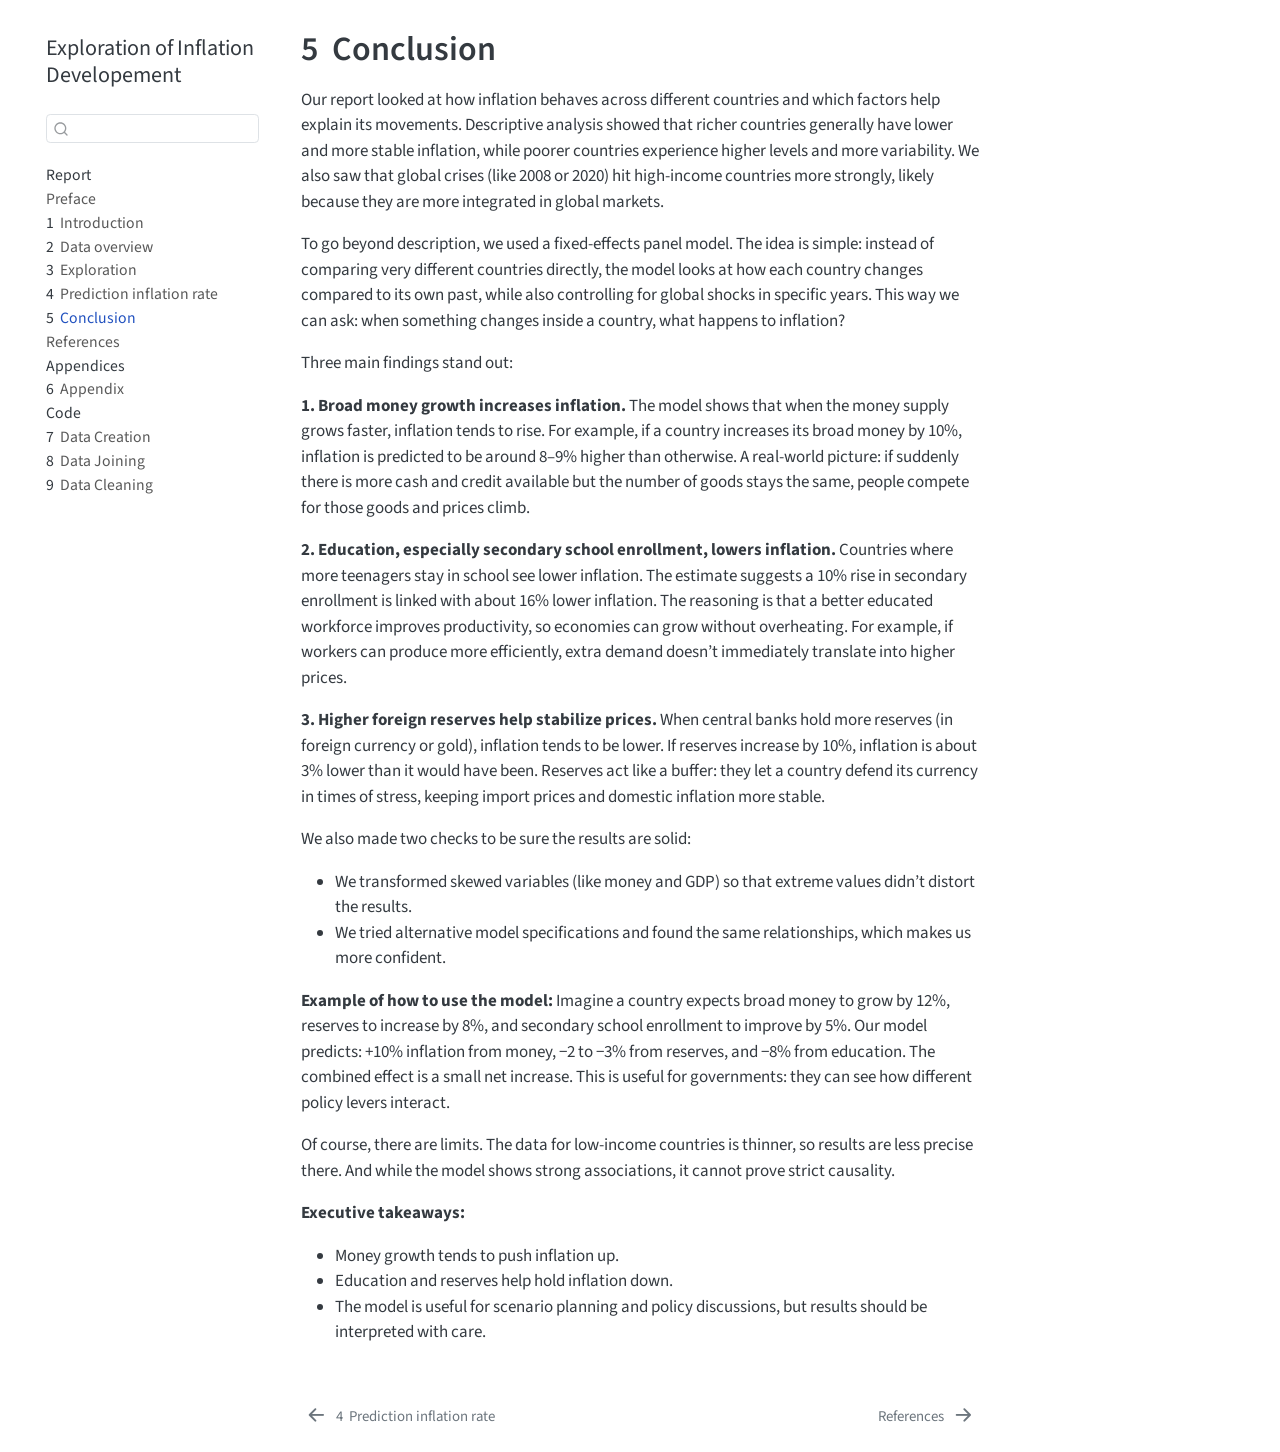
<file: _book/conclusion.html>
<!DOCTYPE html>
<html xmlns="http://www.w3.org/1999/xhtml" lang="en" xml:lang="en"><head>

<meta charset="utf-8">
<meta name="generator" content="quarto-1.7.32">

<meta name="viewport" content="width=device-width, initial-scale=1.0, user-scalable=yes">


<title>5&nbsp; Conclusion – Exploration of Inflation Developement</title>
<style>
code{white-space: pre-wrap;}
span.smallcaps{font-variant: small-caps;}
div.columns{display: flex; gap: min(4vw, 1.5em);}
div.column{flex: auto; overflow-x: auto;}
div.hanging-indent{margin-left: 1.5em; text-indent: -1.5em;}
ul.task-list{list-style: none;}
ul.task-list li input[type="checkbox"] {
  width: 0.8em;
  margin: 0 0.8em 0.2em -1em; /* quarto-specific, see https://github.com/quarto-dev/quarto-cli/issues/4556 */ 
  vertical-align: middle;
}
</style>


<script src="site_libs/quarto-nav/quarto-nav.js"></script>
<script src="site_libs/quarto-nav/headroom.min.js"></script>
<script src="site_libs/clipboard/clipboard.min.js"></script>
<script src="site_libs/quarto-search/autocomplete.umd.js"></script>
<script src="site_libs/quarto-search/fuse.min.js"></script>
<script src="site_libs/quarto-search/quarto-search.js"></script>
<meta name="quarto:offset" content="./">
<link href="./references.html" rel="next">
<link href="./pred.html" rel="prev">
<script src="site_libs/quarto-html/quarto.js" type="module"></script>
<script src="site_libs/quarto-html/tabsets/tabsets.js" type="module"></script>
<script src="site_libs/quarto-html/popper.min.js"></script>
<script src="site_libs/quarto-html/tippy.umd.min.js"></script>
<script src="site_libs/quarto-html/anchor.min.js"></script>
<link href="site_libs/quarto-html/tippy.css" rel="stylesheet">
<link href="site_libs/quarto-html/quarto-syntax-highlighting-37eea08aefeeee20ff55810ff984fec1.css" rel="stylesheet" id="quarto-text-highlighting-styles">
<script src="site_libs/bootstrap/bootstrap.min.js"></script>
<link href="site_libs/bootstrap/bootstrap-icons.css" rel="stylesheet">
<link href="site_libs/bootstrap/bootstrap-485d01fc63b59abcd3ee1bf1e8e2748d.min.css" rel="stylesheet" append-hash="true" id="quarto-bootstrap" data-mode="light">
<script id="quarto-search-options" type="application/json">{
  "location": "sidebar",
  "copy-button": false,
  "collapse-after": 3,
  "panel-placement": "start",
  "type": "textbox",
  "limit": 50,
  "keyboard-shortcut": [
    "f",
    "/",
    "s"
  ],
  "show-item-context": false,
  "language": {
    "search-no-results-text": "No results",
    "search-matching-documents-text": "matching documents",
    "search-copy-link-title": "Copy link to search",
    "search-hide-matches-text": "Hide additional matches",
    "search-more-match-text": "more match in this document",
    "search-more-matches-text": "more matches in this document",
    "search-clear-button-title": "Clear",
    "search-text-placeholder": "",
    "search-detached-cancel-button-title": "Cancel",
    "search-submit-button-title": "Submit",
    "search-label": "Search"
  }
}</script>


</head>

<body class="nav-sidebar floating quarto-light">

<div id="quarto-search-results"></div>
  <header id="quarto-header" class="headroom fixed-top">
  <nav class="quarto-secondary-nav">
    <div class="container-fluid d-flex">
      <button type="button" class="quarto-btn-toggle btn" data-bs-toggle="collapse" role="button" data-bs-target=".quarto-sidebar-collapse-item" aria-controls="quarto-sidebar" aria-expanded="false" aria-label="Toggle sidebar navigation" onclick="if (window.quartoToggleHeadroom) { window.quartoToggleHeadroom(); }">
        <i class="bi bi-layout-text-sidebar-reverse"></i>
      </button>
        <nav class="quarto-page-breadcrumbs" aria-label="breadcrumb"><ol class="breadcrumb"><li class="breadcrumb-item"><a href="./conclusion.html"><span class="chapter-number">5</span>&nbsp; <span class="chapter-title">Conclusion</span></a></li></ol></nav>
        <a class="flex-grow-1" role="navigation" data-bs-toggle="collapse" data-bs-target=".quarto-sidebar-collapse-item" aria-controls="quarto-sidebar" aria-expanded="false" aria-label="Toggle sidebar navigation" onclick="if (window.quartoToggleHeadroom) { window.quartoToggleHeadroom(); }">      
        </a>
      <button type="button" class="btn quarto-search-button" aria-label="Search" onclick="window.quartoOpenSearch();">
        <i class="bi bi-search"></i>
      </button>
    </div>
  </nav>
</header>
<!-- content -->
<div id="quarto-content" class="quarto-container page-columns page-rows-contents page-layout-article">
<!-- sidebar -->
  <nav id="quarto-sidebar" class="sidebar collapse collapse-horizontal quarto-sidebar-collapse-item sidebar-navigation floating overflow-auto">
    <div class="pt-lg-2 mt-2 text-left sidebar-header">
    <div class="sidebar-title mb-0 py-0">
      <a href="./">Exploration of Inflation Developement</a> 
    </div>
      </div>
        <div class="mt-2 flex-shrink-0 align-items-center">
        <div class="sidebar-search">
        <div id="quarto-search" class="" title="Search"></div>
        </div>
        </div>
    <div class="sidebar-menu-container"> 
    <ul class="list-unstyled mt-1">
        <li class="sidebar-item sidebar-item-section">
      <span class="sidebar-item-text sidebar-link text-start">
 <span class="menu-text">Report</span></span>
  </li>
        <li class="sidebar-item">
  <div class="sidebar-item-container"> 
  <a href="./index.html" class="sidebar-item-text sidebar-link">
 <span class="menu-text">Preface</span></a>
  </div>
</li>
        <li class="sidebar-item">
  <div class="sidebar-item-container"> 
  <a href="./intro.html" class="sidebar-item-text sidebar-link">
 <span class="menu-text"><span class="chapter-number">1</span>&nbsp; <span class="chapter-title">Introduction</span></span></a>
  </div>
</li>
        <li class="sidebar-item">
  <div class="sidebar-item-container"> 
  <a href="./overview.html" class="sidebar-item-text sidebar-link">
 <span class="menu-text"><span class="chapter-number">2</span>&nbsp; <span class="chapter-title">Data overview</span></span></a>
  </div>
</li>
        <li class="sidebar-item">
  <div class="sidebar-item-container"> 
  <a href="./exploration.html" class="sidebar-item-text sidebar-link">
 <span class="menu-text"><span class="chapter-number">3</span>&nbsp; <span class="chapter-title">Exploration</span></span></a>
  </div>
</li>
        <li class="sidebar-item">
  <div class="sidebar-item-container"> 
  <a href="./pred.html" class="sidebar-item-text sidebar-link">
 <span class="menu-text"><span class="chapter-number">4</span>&nbsp; <span class="chapter-title">Prediction inflation rate</span></span></a>
  </div>
</li>
        <li class="sidebar-item">
  <div class="sidebar-item-container"> 
  <a href="./conclusion.html" class="sidebar-item-text sidebar-link active">
 <span class="menu-text"><span class="chapter-number">5</span>&nbsp; <span class="chapter-title">Conclusion</span></span></a>
  </div>
</li>
        <li class="sidebar-item">
  <div class="sidebar-item-container"> 
  <a href="./references.html" class="sidebar-item-text sidebar-link">
 <span class="menu-text">References</span></a>
  </div>
</li>
        <li class="sidebar-item sidebar-item-section">
      <span class="sidebar-item-text sidebar-link text-start">
 <span class="menu-text">Appendices</span></span>
  </li>
        <li class="sidebar-item">
  <div class="sidebar-item-container"> 
  <a href="./appendix.html" class="sidebar-item-text sidebar-link">
 <span class="menu-text"><span class="chapter-number">6</span>&nbsp; <span class="chapter-title">Appendix</span></span></a>
  </div>
</li>
        <li class="sidebar-item sidebar-item-section">
      <span class="sidebar-item-text sidebar-link text-start">
 <span class="menu-text">Code</span></span>
  </li>
        <li class="sidebar-item">
  <div class="sidebar-item-container"> 
  <a href="./data_creation.html" class="sidebar-item-text sidebar-link">
 <span class="menu-text"><span class="chapter-number">7</span>&nbsp; <span class="chapter-title">Data Creation</span></span></a>
  </div>
</li>
        <li class="sidebar-item">
  <div class="sidebar-item-container"> 
  <a href="./data_joining.html" class="sidebar-item-text sidebar-link">
 <span class="menu-text"><span class="chapter-number">8</span>&nbsp; <span class="chapter-title">Data Joining</span></span></a>
  </div>
</li>
        <li class="sidebar-item">
  <div class="sidebar-item-container"> 
  <a href="./data_cleaning.html" class="sidebar-item-text sidebar-link">
 <span class="menu-text"><span class="chapter-number">9</span>&nbsp; <span class="chapter-title">Data Cleaning</span></span></a>
  </div>
</li>
    </ul>
    </div>
</nav>
<div id="quarto-sidebar-glass" class="quarto-sidebar-collapse-item" data-bs-toggle="collapse" data-bs-target=".quarto-sidebar-collapse-item"></div>
<!-- margin-sidebar -->
    <div id="quarto-margin-sidebar" class="sidebar margin-sidebar zindex-bottom">
        
    </div>
<!-- main -->
<main class="content" id="quarto-document-content">

<header id="title-block-header" class="quarto-title-block default">
<div class="quarto-title">
<h1 class="title"><span class="chapter-number">5</span>&nbsp; <span class="chapter-title">Conclusion</span></h1>
</div>



<div class="quarto-title-meta">

    
  
    
  </div>
  


</header>


<p>Our report looked at how inflation behaves across different countries and which factors help explain its movements. Descriptive analysis showed that richer countries generally have lower and more stable inflation, while poorer countries experience higher levels and more variability. We also saw that global crises (like 2008 or 2020) hit high-income countries more strongly, likely because they are more integrated in global markets.</p>
<p>To go beyond description, we used a fixed-effects panel model. The idea is simple: instead of comparing very different countries directly, the model looks at how each country changes compared to its own past, while also controlling for global shocks in specific years. This way we can ask: when something changes inside a country, what happens to inflation?</p>
<p>Three main findings stand out:</p>
<p><strong>1. Broad money growth increases inflation.</strong> The model shows that when the money supply grows faster, inflation tends to rise. For example, if a country increases its broad money by 10%, inflation is predicted to be around 8–9% higher than otherwise. A real-world picture: if suddenly there is more cash and credit available but the number of goods stays the same, people compete for those goods and prices climb.</p>
<p><strong>2. Education, especially secondary school enrollment, lowers inflation.</strong> Countries where more teenagers stay in school see lower inflation. The estimate suggests a 10% rise in secondary enrollment is linked with about 16% lower inflation. The reasoning is that a better educated workforce improves productivity, so economies can grow without overheating. For example, if workers can produce more efficiently, extra demand doesn’t immediately translate into higher prices.</p>
<p><strong>3. Higher foreign reserves help stabilize prices.</strong> When central banks hold more reserves (in foreign currency or gold), inflation tends to be lower. If reserves increase by 10%, inflation is about 3% lower than it would have been. Reserves act like a buffer: they let a country defend its currency in times of stress, keeping import prices and domestic inflation more stable.</p>
<p>We also made two checks to be sure the results are solid:</p>
<ul>
<li>We transformed skewed variables (like money and GDP) so that extreme values didn’t distort the results.</li>
<li>We tried alternative model specifications and found the same relationships, which makes us more confident.</li>
</ul>
<p><strong>Example of how to use the model:</strong> Imagine a country expects broad money to grow by 12%, reserves to increase by 8%, and secondary school enrollment to improve by 5%. Our model predicts: +10% inflation from money, −2 to −3% from reserves, and −8% from education. The combined effect is a small net increase. This is useful for governments: they can see how different policy levers interact.</p>
<p>Of course, there are limits. The data for low-income countries is thinner, so results are less precise there. And while the model shows strong associations, it cannot prove strict causality.</p>
<p><strong>Executive takeaways:</strong></p>
<ul>
<li>Money growth tends to push inflation up.</li>
<li>Education and reserves help hold inflation down.</li>
<li>The model is useful for scenario planning and policy discussions, but results should be interpreted with care.</li>
</ul>



</main> <!-- /main -->
<script id="quarto-html-after-body" type="application/javascript">
  window.document.addEventListener("DOMContentLoaded", function (event) {
    const icon = "";
    const anchorJS = new window.AnchorJS();
    anchorJS.options = {
      placement: 'right',
      icon: icon
    };
    anchorJS.add('.anchored');
    const isCodeAnnotation = (el) => {
      for (const clz of el.classList) {
        if (clz.startsWith('code-annotation-')) {                     
          return true;
        }
      }
      return false;
    }
    const onCopySuccess = function(e) {
      // button target
      const button = e.trigger;
      // don't keep focus
      button.blur();
      // flash "checked"
      button.classList.add('code-copy-button-checked');
      var currentTitle = button.getAttribute("title");
      button.setAttribute("title", "Copied!");
      let tooltip;
      if (window.bootstrap) {
        button.setAttribute("data-bs-toggle", "tooltip");
        button.setAttribute("data-bs-placement", "left");
        button.setAttribute("data-bs-title", "Copied!");
        tooltip = new bootstrap.Tooltip(button, 
          { trigger: "manual", 
            customClass: "code-copy-button-tooltip",
            offset: [0, -8]});
        tooltip.show();    
      }
      setTimeout(function() {
        if (tooltip) {
          tooltip.hide();
          button.removeAttribute("data-bs-title");
          button.removeAttribute("data-bs-toggle");
          button.removeAttribute("data-bs-placement");
        }
        button.setAttribute("title", currentTitle);
        button.classList.remove('code-copy-button-checked');
      }, 1000);
      // clear code selection
      e.clearSelection();
    }
    const getTextToCopy = function(trigger) {
        const codeEl = trigger.previousElementSibling.cloneNode(true);
        for (const childEl of codeEl.children) {
          if (isCodeAnnotation(childEl)) {
            childEl.remove();
          }
        }
        return codeEl.innerText;
    }
    const clipboard = new window.ClipboardJS('.code-copy-button:not([data-in-quarto-modal])', {
      text: getTextToCopy
    });
    clipboard.on('success', onCopySuccess);
    if (window.document.getElementById('quarto-embedded-source-code-modal')) {
      const clipboardModal = new window.ClipboardJS('.code-copy-button[data-in-quarto-modal]', {
        text: getTextToCopy,
        container: window.document.getElementById('quarto-embedded-source-code-modal')
      });
      clipboardModal.on('success', onCopySuccess);
    }
      var localhostRegex = new RegExp(/^(?:http|https):\/\/localhost\:?[0-9]*\//);
      var mailtoRegex = new RegExp(/^mailto:/);
        var filterRegex = new RegExp('/' + window.location.host + '/');
      var isInternal = (href) => {
          return filterRegex.test(href) || localhostRegex.test(href) || mailtoRegex.test(href);
      }
      // Inspect non-navigation links and adorn them if external
     var links = window.document.querySelectorAll('a[href]:not(.nav-link):not(.navbar-brand):not(.toc-action):not(.sidebar-link):not(.sidebar-item-toggle):not(.pagination-link):not(.no-external):not([aria-hidden]):not(.dropdown-item):not(.quarto-navigation-tool):not(.about-link)');
      for (var i=0; i<links.length; i++) {
        const link = links[i];
        if (!isInternal(link.href)) {
          // undo the damage that might have been done by quarto-nav.js in the case of
          // links that we want to consider external
          if (link.dataset.originalHref !== undefined) {
            link.href = link.dataset.originalHref;
          }
        }
      }
    function tippyHover(el, contentFn, onTriggerFn, onUntriggerFn) {
      const config = {
        allowHTML: true,
        maxWidth: 500,
        delay: 100,
        arrow: false,
        appendTo: function(el) {
            return el.parentElement;
        },
        interactive: true,
        interactiveBorder: 10,
        theme: 'quarto',
        placement: 'bottom-start',
      };
      if (contentFn) {
        config.content = contentFn;
      }
      if (onTriggerFn) {
        config.onTrigger = onTriggerFn;
      }
      if (onUntriggerFn) {
        config.onUntrigger = onUntriggerFn;
      }
      window.tippy(el, config); 
    }
    const noterefs = window.document.querySelectorAll('a[role="doc-noteref"]');
    for (var i=0; i<noterefs.length; i++) {
      const ref = noterefs[i];
      tippyHover(ref, function() {
        // use id or data attribute instead here
        let href = ref.getAttribute('data-footnote-href') || ref.getAttribute('href');
        try { href = new URL(href).hash; } catch {}
        const id = href.replace(/^#\/?/, "");
        const note = window.document.getElementById(id);
        if (note) {
          return note.innerHTML;
        } else {
          return "";
        }
      });
    }
    const xrefs = window.document.querySelectorAll('a.quarto-xref');
    const processXRef = (id, note) => {
      // Strip column container classes
      const stripColumnClz = (el) => {
        el.classList.remove("page-full", "page-columns");
        if (el.children) {
          for (const child of el.children) {
            stripColumnClz(child);
          }
        }
      }
      stripColumnClz(note)
      if (id === null || id.startsWith('sec-')) {
        // Special case sections, only their first couple elements
        const container = document.createElement("div");
        if (note.children && note.children.length > 2) {
          container.appendChild(note.children[0].cloneNode(true));
          for (let i = 1; i < note.children.length; i++) {
            const child = note.children[i];
            if (child.tagName === "P" && child.innerText === "") {
              continue;
            } else {
              container.appendChild(child.cloneNode(true));
              break;
            }
          }
          if (window.Quarto?.typesetMath) {
            window.Quarto.typesetMath(container);
          }
          return container.innerHTML
        } else {
          if (window.Quarto?.typesetMath) {
            window.Quarto.typesetMath(note);
          }
          return note.innerHTML;
        }
      } else {
        // Remove any anchor links if they are present
        const anchorLink = note.querySelector('a.anchorjs-link');
        if (anchorLink) {
          anchorLink.remove();
        }
        if (window.Quarto?.typesetMath) {
          window.Quarto.typesetMath(note);
        }
        if (note.classList.contains("callout")) {
          return note.outerHTML;
        } else {
          return note.innerHTML;
        }
      }
    }
    for (var i=0; i<xrefs.length; i++) {
      const xref = xrefs[i];
      tippyHover(xref, undefined, function(instance) {
        instance.disable();
        let url = xref.getAttribute('href');
        let hash = undefined; 
        if (url.startsWith('#')) {
          hash = url;
        } else {
          try { hash = new URL(url).hash; } catch {}
        }
        if (hash) {
          const id = hash.replace(/^#\/?/, "");
          const note = window.document.getElementById(id);
          if (note !== null) {
            try {
              const html = processXRef(id, note.cloneNode(true));
              instance.setContent(html);
            } finally {
              instance.enable();
              instance.show();
            }
          } else {
            // See if we can fetch this
            fetch(url.split('#')[0])
            .then(res => res.text())
            .then(html => {
              const parser = new DOMParser();
              const htmlDoc = parser.parseFromString(html, "text/html");
              const note = htmlDoc.getElementById(id);
              if (note !== null) {
                const html = processXRef(id, note);
                instance.setContent(html);
              } 
            }).finally(() => {
              instance.enable();
              instance.show();
            });
          }
        } else {
          // See if we can fetch a full url (with no hash to target)
          // This is a special case and we should probably do some content thinning / targeting
          fetch(url)
          .then(res => res.text())
          .then(html => {
            const parser = new DOMParser();
            const htmlDoc = parser.parseFromString(html, "text/html");
            const note = htmlDoc.querySelector('main.content');
            if (note !== null) {
              // This should only happen for chapter cross references
              // (since there is no id in the URL)
              // remove the first header
              if (note.children.length > 0 && note.children[0].tagName === "HEADER") {
                note.children[0].remove();
              }
              const html = processXRef(null, note);
              instance.setContent(html);
            } 
          }).finally(() => {
            instance.enable();
            instance.show();
          });
        }
      }, function(instance) {
      });
    }
        let selectedAnnoteEl;
        const selectorForAnnotation = ( cell, annotation) => {
          let cellAttr = 'data-code-cell="' + cell + '"';
          let lineAttr = 'data-code-annotation="' +  annotation + '"';
          const selector = 'span[' + cellAttr + '][' + lineAttr + ']';
          return selector;
        }
        const selectCodeLines = (annoteEl) => {
          const doc = window.document;
          const targetCell = annoteEl.getAttribute("data-target-cell");
          const targetAnnotation = annoteEl.getAttribute("data-target-annotation");
          const annoteSpan = window.document.querySelector(selectorForAnnotation(targetCell, targetAnnotation));
          const lines = annoteSpan.getAttribute("data-code-lines").split(",");
          const lineIds = lines.map((line) => {
            return targetCell + "-" + line;
          })
          let top = null;
          let height = null;
          let parent = null;
          if (lineIds.length > 0) {
              //compute the position of the single el (top and bottom and make a div)
              const el = window.document.getElementById(lineIds[0]);
              top = el.offsetTop;
              height = el.offsetHeight;
              parent = el.parentElement.parentElement;
            if (lineIds.length > 1) {
              const lastEl = window.document.getElementById(lineIds[lineIds.length - 1]);
              const bottom = lastEl.offsetTop + lastEl.offsetHeight;
              height = bottom - top;
            }
            if (top !== null && height !== null && parent !== null) {
              // cook up a div (if necessary) and position it 
              let div = window.document.getElementById("code-annotation-line-highlight");
              if (div === null) {
                div = window.document.createElement("div");
                div.setAttribute("id", "code-annotation-line-highlight");
                div.style.position = 'absolute';
                parent.appendChild(div);
              }
              div.style.top = top - 2 + "px";
              div.style.height = height + 4 + "px";
              div.style.left = 0;
              let gutterDiv = window.document.getElementById("code-annotation-line-highlight-gutter");
              if (gutterDiv === null) {
                gutterDiv = window.document.createElement("div");
                gutterDiv.setAttribute("id", "code-annotation-line-highlight-gutter");
                gutterDiv.style.position = 'absolute';
                const codeCell = window.document.getElementById(targetCell);
                const gutter = codeCell.querySelector('.code-annotation-gutter');
                gutter.appendChild(gutterDiv);
              }
              gutterDiv.style.top = top - 2 + "px";
              gutterDiv.style.height = height + 4 + "px";
            }
            selectedAnnoteEl = annoteEl;
          }
        };
        const unselectCodeLines = () => {
          const elementsIds = ["code-annotation-line-highlight", "code-annotation-line-highlight-gutter"];
          elementsIds.forEach((elId) => {
            const div = window.document.getElementById(elId);
            if (div) {
              div.remove();
            }
          });
          selectedAnnoteEl = undefined;
        };
          // Handle positioning of the toggle
      window.addEventListener(
        "resize",
        throttle(() => {
          elRect = undefined;
          if (selectedAnnoteEl) {
            selectCodeLines(selectedAnnoteEl);
          }
        }, 10)
      );
      function throttle(fn, ms) {
      let throttle = false;
      let timer;
        return (...args) => {
          if(!throttle) { // first call gets through
              fn.apply(this, args);
              throttle = true;
          } else { // all the others get throttled
              if(timer) clearTimeout(timer); // cancel #2
              timer = setTimeout(() => {
                fn.apply(this, args);
                timer = throttle = false;
              }, ms);
          }
        };
      }
        // Attach click handler to the DT
        const annoteDls = window.document.querySelectorAll('dt[data-target-cell]');
        for (const annoteDlNode of annoteDls) {
          annoteDlNode.addEventListener('click', (event) => {
            const clickedEl = event.target;
            if (clickedEl !== selectedAnnoteEl) {
              unselectCodeLines();
              const activeEl = window.document.querySelector('dt[data-target-cell].code-annotation-active');
              if (activeEl) {
                activeEl.classList.remove('code-annotation-active');
              }
              selectCodeLines(clickedEl);
              clickedEl.classList.add('code-annotation-active');
            } else {
              // Unselect the line
              unselectCodeLines();
              clickedEl.classList.remove('code-annotation-active');
            }
          });
        }
    const findCites = (el) => {
      const parentEl = el.parentElement;
      if (parentEl) {
        const cites = parentEl.dataset.cites;
        if (cites) {
          return {
            el,
            cites: cites.split(' ')
          };
        } else {
          return findCites(el.parentElement)
        }
      } else {
        return undefined;
      }
    };
    var bibliorefs = window.document.querySelectorAll('a[role="doc-biblioref"]');
    for (var i=0; i<bibliorefs.length; i++) {
      const ref = bibliorefs[i];
      const citeInfo = findCites(ref);
      if (citeInfo) {
        tippyHover(citeInfo.el, function() {
          var popup = window.document.createElement('div');
          citeInfo.cites.forEach(function(cite) {
            var citeDiv = window.document.createElement('div');
            citeDiv.classList.add('hanging-indent');
            citeDiv.classList.add('csl-entry');
            var biblioDiv = window.document.getElementById('ref-' + cite);
            if (biblioDiv) {
              citeDiv.innerHTML = biblioDiv.innerHTML;
            }
            popup.appendChild(citeDiv);
          });
          return popup.innerHTML;
        });
      }
    }
  });
  </script>
<nav class="page-navigation">
  <div class="nav-page nav-page-previous">
      <a href="./pred.html" class="pagination-link" aria-label="Prediction inflation rate">
        <i class="bi bi-arrow-left-short"></i> <span class="nav-page-text"><span class="chapter-number">4</span>&nbsp; <span class="chapter-title">Prediction inflation rate</span></span>
      </a>          
  </div>
  <div class="nav-page nav-page-next">
      <a href="./references.html" class="pagination-link" aria-label="References">
        <span class="nav-page-text">References</span> <i class="bi bi-arrow-right-short"></i>
      </a>
  </div>
</nav>
</div> <!-- /content -->




</body></html>
</file>
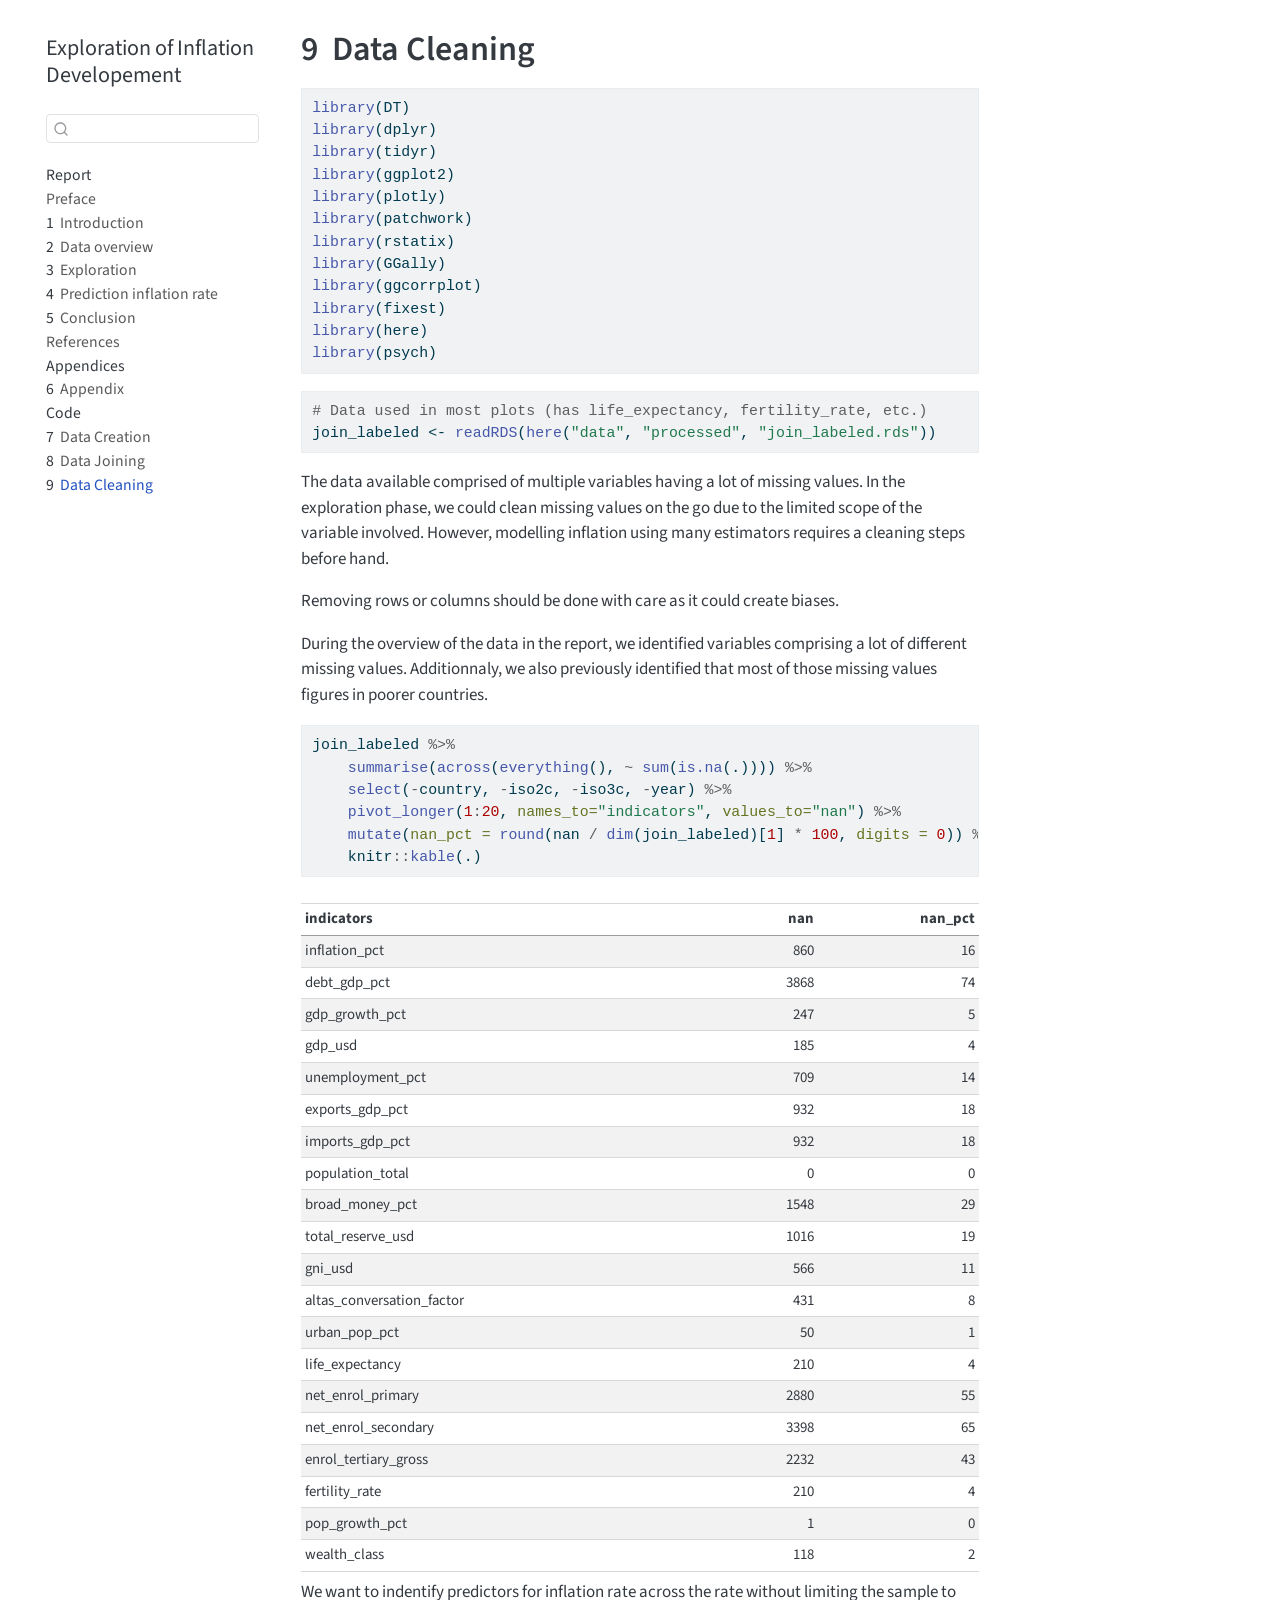
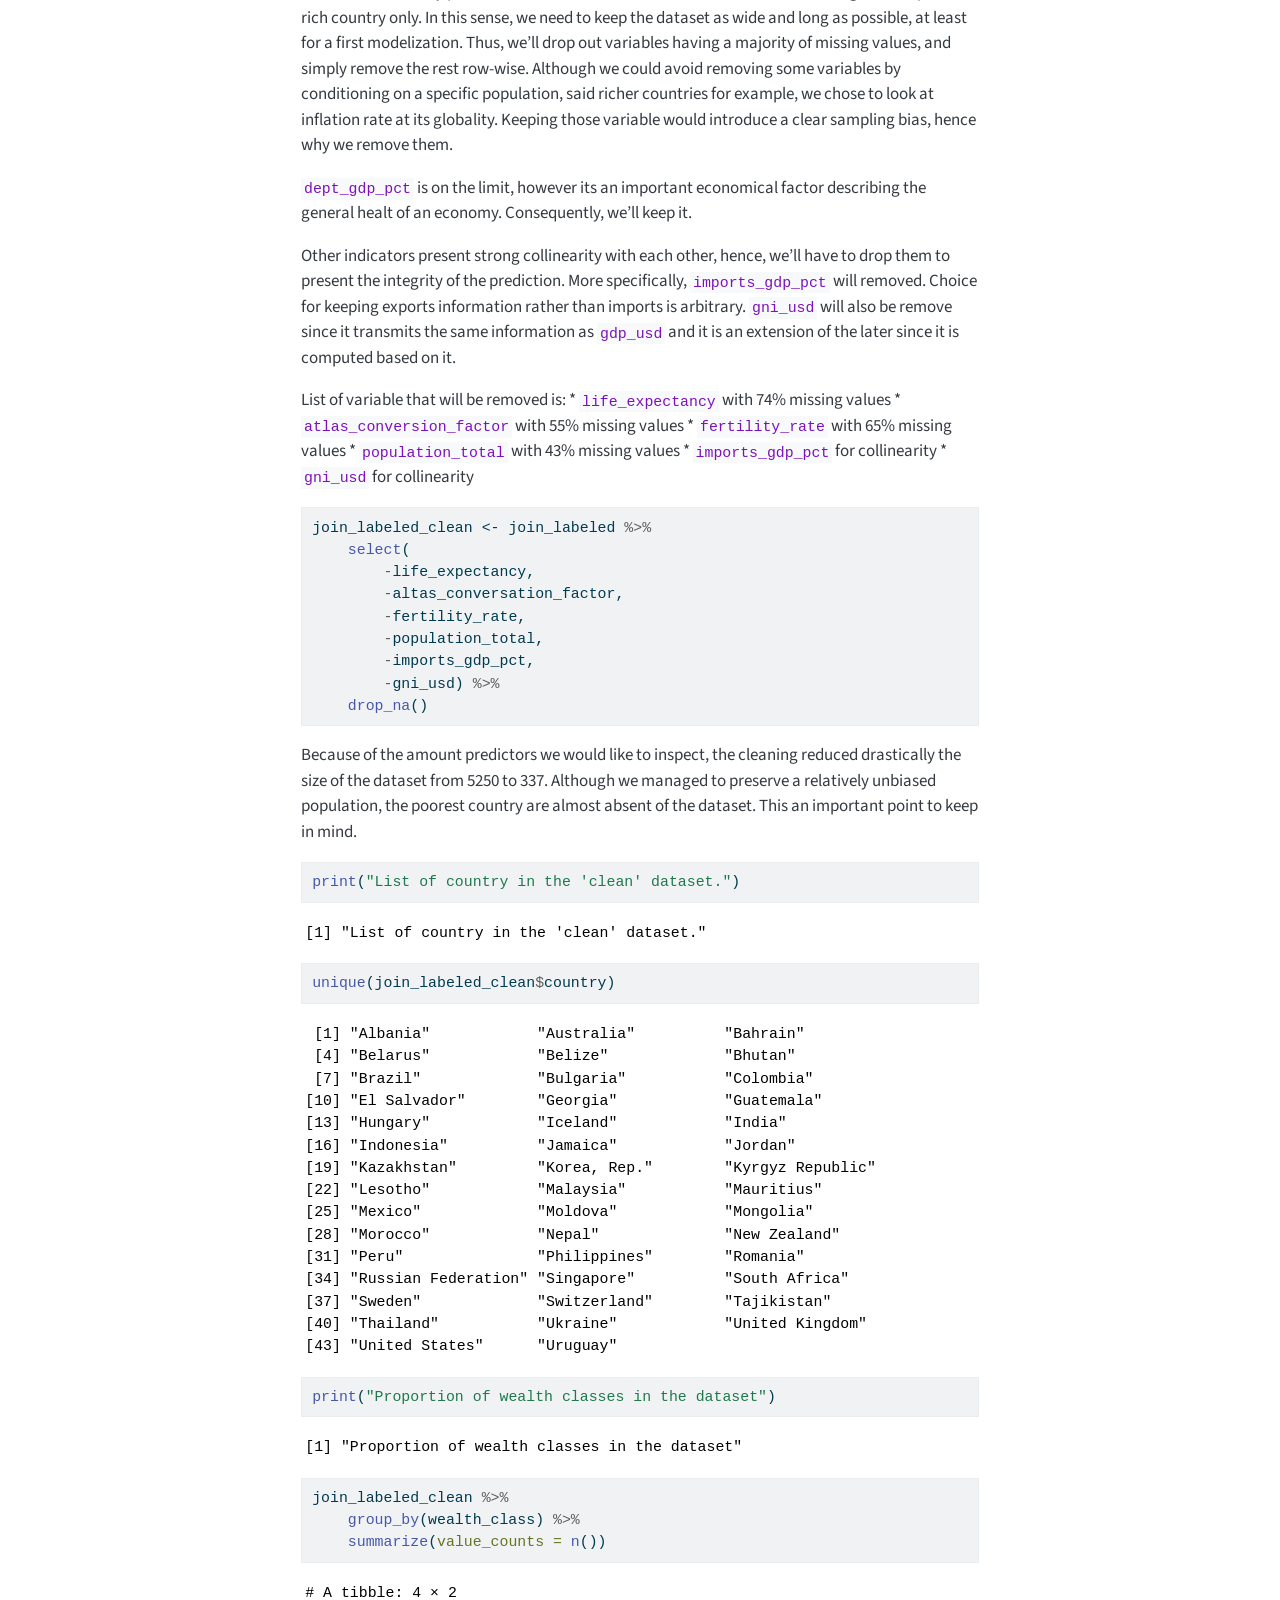
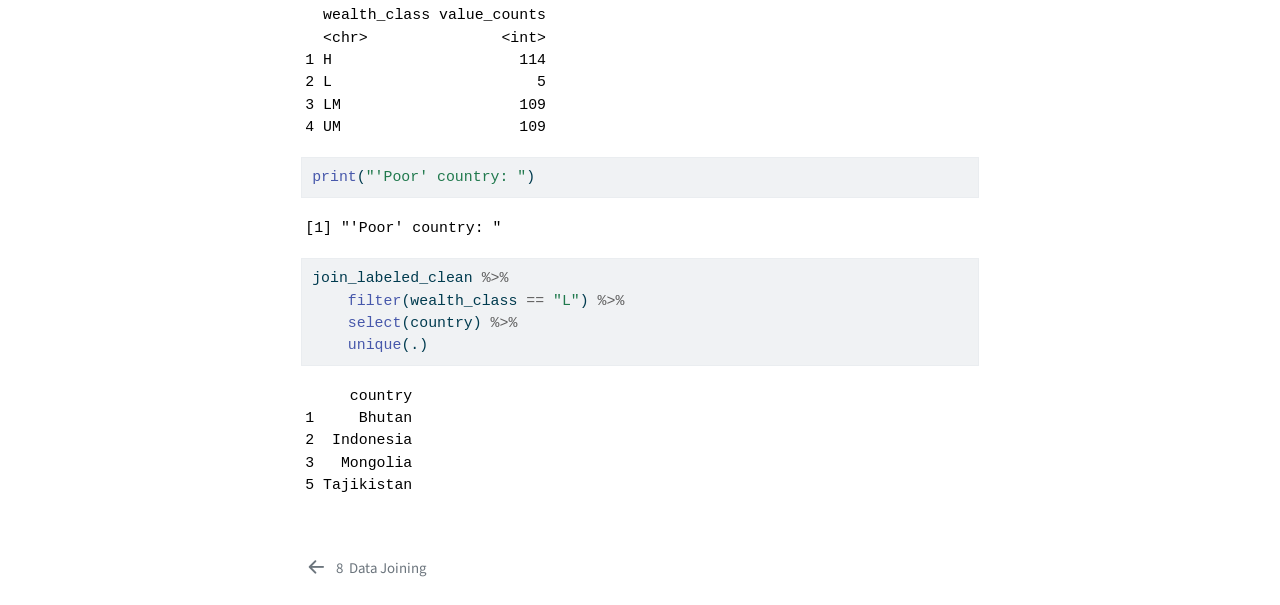
<file: _book/data_cleaning.html>
<!DOCTYPE html>
<html xmlns="http://www.w3.org/1999/xhtml" lang="en" xml:lang="en"><head>

<meta charset="utf-8">
<meta name="generator" content="quarto-1.7.32">

<meta name="viewport" content="width=device-width, initial-scale=1.0, user-scalable=yes">


<title>9&nbsp; Data Cleaning – Exploration of Inflation Developement</title>
<style>
code{white-space: pre-wrap;}
span.smallcaps{font-variant: small-caps;}
div.columns{display: flex; gap: min(4vw, 1.5em);}
div.column{flex: auto; overflow-x: auto;}
div.hanging-indent{margin-left: 1.5em; text-indent: -1.5em;}
ul.task-list{list-style: none;}
ul.task-list li input[type="checkbox"] {
  width: 0.8em;
  margin: 0 0.8em 0.2em -1em; /* quarto-specific, see https://github.com/quarto-dev/quarto-cli/issues/4556 */ 
  vertical-align: middle;
}
/* CSS for syntax highlighting */
html { -webkit-text-size-adjust: 100%; }
pre > code.sourceCode { white-space: pre; position: relative; }
pre > code.sourceCode > span { display: inline-block; line-height: 1.25; }
pre > code.sourceCode > span:empty { height: 1.2em; }
.sourceCode { overflow: visible; }
code.sourceCode > span { color: inherit; text-decoration: inherit; }
div.sourceCode { margin: 1em 0; }
pre.sourceCode { margin: 0; }
@media screen {
div.sourceCode { overflow: auto; }
}
@media print {
pre > code.sourceCode { white-space: pre-wrap; }
pre > code.sourceCode > span { text-indent: -5em; padding-left: 5em; }
}
pre.numberSource code
  { counter-reset: source-line 0; }
pre.numberSource code > span
  { position: relative; left: -4em; counter-increment: source-line; }
pre.numberSource code > span > a:first-child::before
  { content: counter(source-line);
    position: relative; left: -1em; text-align: right; vertical-align: baseline;
    border: none; display: inline-block;
    -webkit-touch-callout: none; -webkit-user-select: none;
    -khtml-user-select: none; -moz-user-select: none;
    -ms-user-select: none; user-select: none;
    padding: 0 4px; width: 4em;
  }
pre.numberSource { margin-left: 3em;  padding-left: 4px; }
div.sourceCode
  {   }
@media screen {
pre > code.sourceCode > span > a:first-child::before { text-decoration: underline; }
}
</style>


<script src="site_libs/quarto-nav/quarto-nav.js"></script>
<script src="site_libs/quarto-nav/headroom.min.js"></script>
<script src="site_libs/clipboard/clipboard.min.js"></script>
<script src="site_libs/quarto-search/autocomplete.umd.js"></script>
<script src="site_libs/quarto-search/fuse.min.js"></script>
<script src="site_libs/quarto-search/quarto-search.js"></script>
<meta name="quarto:offset" content="./">
<link href="./data_joining.html" rel="prev">
<script src="site_libs/quarto-html/quarto.js" type="module"></script>
<script src="site_libs/quarto-html/tabsets/tabsets.js" type="module"></script>
<script src="site_libs/quarto-html/popper.min.js"></script>
<script src="site_libs/quarto-html/tippy.umd.min.js"></script>
<script src="site_libs/quarto-html/anchor.min.js"></script>
<link href="site_libs/quarto-html/tippy.css" rel="stylesheet">
<link href="site_libs/quarto-html/quarto-syntax-highlighting-37eea08aefeeee20ff55810ff984fec1.css" rel="stylesheet" id="quarto-text-highlighting-styles">
<script src="site_libs/bootstrap/bootstrap.min.js"></script>
<link href="site_libs/bootstrap/bootstrap-icons.css" rel="stylesheet">
<link href="site_libs/bootstrap/bootstrap-485d01fc63b59abcd3ee1bf1e8e2748d.min.css" rel="stylesheet" append-hash="true" id="quarto-bootstrap" data-mode="light">
<script id="quarto-search-options" type="application/json">{
  "location": "sidebar",
  "copy-button": false,
  "collapse-after": 3,
  "panel-placement": "start",
  "type": "textbox",
  "limit": 50,
  "keyboard-shortcut": [
    "f",
    "/",
    "s"
  ],
  "show-item-context": false,
  "language": {
    "search-no-results-text": "No results",
    "search-matching-documents-text": "matching documents",
    "search-copy-link-title": "Copy link to search",
    "search-hide-matches-text": "Hide additional matches",
    "search-more-match-text": "more match in this document",
    "search-more-matches-text": "more matches in this document",
    "search-clear-button-title": "Clear",
    "search-text-placeholder": "",
    "search-detached-cancel-button-title": "Cancel",
    "search-submit-button-title": "Submit",
    "search-label": "Search"
  }
}</script>


</head>

<body class="nav-sidebar floating quarto-light">

<div id="quarto-search-results"></div>
  <header id="quarto-header" class="headroom fixed-top">
  <nav class="quarto-secondary-nav">
    <div class="container-fluid d-flex">
      <button type="button" class="quarto-btn-toggle btn" data-bs-toggle="collapse" role="button" data-bs-target=".quarto-sidebar-collapse-item" aria-controls="quarto-sidebar" aria-expanded="false" aria-label="Toggle sidebar navigation" onclick="if (window.quartoToggleHeadroom) { window.quartoToggleHeadroom(); }">
        <i class="bi bi-layout-text-sidebar-reverse"></i>
      </button>
        <nav class="quarto-page-breadcrumbs" aria-label="breadcrumb"><ol class="breadcrumb"><li class="breadcrumb-item"><a href="./data_cleaning.html"><span class="chapter-number">9</span>&nbsp; <span class="chapter-title">Data Cleaning</span></a></li></ol></nav>
        <a class="flex-grow-1" role="navigation" data-bs-toggle="collapse" data-bs-target=".quarto-sidebar-collapse-item" aria-controls="quarto-sidebar" aria-expanded="false" aria-label="Toggle sidebar navigation" onclick="if (window.quartoToggleHeadroom) { window.quartoToggleHeadroom(); }">      
        </a>
      <button type="button" class="btn quarto-search-button" aria-label="Search" onclick="window.quartoOpenSearch();">
        <i class="bi bi-search"></i>
      </button>
    </div>
  </nav>
</header>
<!-- content -->
<div id="quarto-content" class="quarto-container page-columns page-rows-contents page-layout-article">
<!-- sidebar -->
  <nav id="quarto-sidebar" class="sidebar collapse collapse-horizontal quarto-sidebar-collapse-item sidebar-navigation floating overflow-auto">
    <div class="pt-lg-2 mt-2 text-left sidebar-header">
    <div class="sidebar-title mb-0 py-0">
      <a href="./">Exploration of Inflation Developement</a> 
    </div>
      </div>
        <div class="mt-2 flex-shrink-0 align-items-center">
        <div class="sidebar-search">
        <div id="quarto-search" class="" title="Search"></div>
        </div>
        </div>
    <div class="sidebar-menu-container"> 
    <ul class="list-unstyled mt-1">
        <li class="sidebar-item sidebar-item-section">
      <span class="sidebar-item-text sidebar-link text-start">
 <span class="menu-text">Report</span></span>
  </li>
        <li class="sidebar-item">
  <div class="sidebar-item-container"> 
  <a href="./index.html" class="sidebar-item-text sidebar-link">
 <span class="menu-text">Preface</span></a>
  </div>
</li>
        <li class="sidebar-item">
  <div class="sidebar-item-container"> 
  <a href="./intro.html" class="sidebar-item-text sidebar-link">
 <span class="menu-text"><span class="chapter-number">1</span>&nbsp; <span class="chapter-title">Introduction</span></span></a>
  </div>
</li>
        <li class="sidebar-item">
  <div class="sidebar-item-container"> 
  <a href="./overview.html" class="sidebar-item-text sidebar-link">
 <span class="menu-text"><span class="chapter-number">2</span>&nbsp; <span class="chapter-title">Data overview</span></span></a>
  </div>
</li>
        <li class="sidebar-item">
  <div class="sidebar-item-container"> 
  <a href="./exploration.html" class="sidebar-item-text sidebar-link">
 <span class="menu-text"><span class="chapter-number">3</span>&nbsp; <span class="chapter-title">Exploration</span></span></a>
  </div>
</li>
        <li class="sidebar-item">
  <div class="sidebar-item-container"> 
  <a href="./pred.html" class="sidebar-item-text sidebar-link">
 <span class="menu-text"><span class="chapter-number">4</span>&nbsp; <span class="chapter-title">Prediction inflation rate</span></span></a>
  </div>
</li>
        <li class="sidebar-item">
  <div class="sidebar-item-container"> 
  <a href="./conclusion.html" class="sidebar-item-text sidebar-link">
 <span class="menu-text"><span class="chapter-number">5</span>&nbsp; <span class="chapter-title">Conclusion</span></span></a>
  </div>
</li>
        <li class="sidebar-item">
  <div class="sidebar-item-container"> 
  <a href="./references.html" class="sidebar-item-text sidebar-link">
 <span class="menu-text">References</span></a>
  </div>
</li>
        <li class="sidebar-item sidebar-item-section">
      <span class="sidebar-item-text sidebar-link text-start">
 <span class="menu-text">Appendices</span></span>
  </li>
        <li class="sidebar-item">
  <div class="sidebar-item-container"> 
  <a href="./appendix.html" class="sidebar-item-text sidebar-link">
 <span class="menu-text"><span class="chapter-number">6</span>&nbsp; <span class="chapter-title">Appendix</span></span></a>
  </div>
</li>
        <li class="sidebar-item sidebar-item-section">
      <span class="sidebar-item-text sidebar-link text-start">
 <span class="menu-text">Code</span></span>
  </li>
        <li class="sidebar-item">
  <div class="sidebar-item-container"> 
  <a href="./data_creation.html" class="sidebar-item-text sidebar-link">
 <span class="menu-text"><span class="chapter-number">7</span>&nbsp; <span class="chapter-title">Data Creation</span></span></a>
  </div>
</li>
        <li class="sidebar-item">
  <div class="sidebar-item-container"> 
  <a href="./data_joining.html" class="sidebar-item-text sidebar-link">
 <span class="menu-text"><span class="chapter-number">8</span>&nbsp; <span class="chapter-title">Data Joining</span></span></a>
  </div>
</li>
        <li class="sidebar-item">
  <div class="sidebar-item-container"> 
  <a href="./data_cleaning.html" class="sidebar-item-text sidebar-link active">
 <span class="menu-text"><span class="chapter-number">9</span>&nbsp; <span class="chapter-title">Data Cleaning</span></span></a>
  </div>
</li>
    </ul>
    </div>
</nav>
<div id="quarto-sidebar-glass" class="quarto-sidebar-collapse-item" data-bs-toggle="collapse" data-bs-target=".quarto-sidebar-collapse-item"></div>
<!-- margin-sidebar -->
    <div id="quarto-margin-sidebar" class="sidebar margin-sidebar zindex-bottom">
        
    </div>
<!-- main -->
<main class="content" id="quarto-document-content">

<header id="title-block-header" class="quarto-title-block default">
<div class="quarto-title">
<h1 class="title"><span class="chapter-number">9</span>&nbsp; <span class="chapter-title">Data Cleaning</span></h1>
</div>



<div class="quarto-title-meta">

    
  
    
  </div>
  


</header>


<div class="cell">
<div class="sourceCode cell-code" id="cb1"><pre class="sourceCode r code-with-copy"><code class="sourceCode r"><span id="cb1-1"><a href="#cb1-1" aria-hidden="true" tabindex="-1"></a><span class="fu">library</span>(DT)</span>
<span id="cb1-2"><a href="#cb1-2" aria-hidden="true" tabindex="-1"></a><span class="fu">library</span>(dplyr)</span>
<span id="cb1-3"><a href="#cb1-3" aria-hidden="true" tabindex="-1"></a><span class="fu">library</span>(tidyr)</span>
<span id="cb1-4"><a href="#cb1-4" aria-hidden="true" tabindex="-1"></a><span class="fu">library</span>(ggplot2)</span>
<span id="cb1-5"><a href="#cb1-5" aria-hidden="true" tabindex="-1"></a><span class="fu">library</span>(plotly)</span>
<span id="cb1-6"><a href="#cb1-6" aria-hidden="true" tabindex="-1"></a><span class="fu">library</span>(patchwork)</span>
<span id="cb1-7"><a href="#cb1-7" aria-hidden="true" tabindex="-1"></a><span class="fu">library</span>(rstatix)</span>
<span id="cb1-8"><a href="#cb1-8" aria-hidden="true" tabindex="-1"></a><span class="fu">library</span>(GGally)</span>
<span id="cb1-9"><a href="#cb1-9" aria-hidden="true" tabindex="-1"></a><span class="fu">library</span>(ggcorrplot)</span>
<span id="cb1-10"><a href="#cb1-10" aria-hidden="true" tabindex="-1"></a><span class="fu">library</span>(fixest)</span>
<span id="cb1-11"><a href="#cb1-11" aria-hidden="true" tabindex="-1"></a><span class="fu">library</span>(here)</span>
<span id="cb1-12"><a href="#cb1-12" aria-hidden="true" tabindex="-1"></a><span class="fu">library</span>(psych)</span></code><button title="Copy to Clipboard" class="code-copy-button"><i class="bi"></i></button></pre></div>
</div>
<div class="cell">
<div class="sourceCode cell-code" id="cb2"><pre class="sourceCode r code-with-copy"><code class="sourceCode r"><span id="cb2-1"><a href="#cb2-1" aria-hidden="true" tabindex="-1"></a><span class="co"># Data used in most plots (has life_expectancy, fertility_rate, etc.)</span></span>
<span id="cb2-2"><a href="#cb2-2" aria-hidden="true" tabindex="-1"></a>join_labeled <span class="ot">&lt;-</span> <span class="fu">readRDS</span>(<span class="fu">here</span>(<span class="st">"data"</span>, <span class="st">"processed"</span>, <span class="st">"join_labeled.rds"</span>))</span></code><button title="Copy to Clipboard" class="code-copy-button"><i class="bi"></i></button></pre></div>
</div>
<p>The data available comprised of multiple variables having a lot of missing values. In the exploration phase, we could clean missing values on the go due to the limited scope of the variable involved. However, modelling inflation using many estimators requires a cleaning steps before hand.</p>
<p>Removing rows or columns should be done with care as it could create biases.</p>
<p>During the overview of the data in the report, we identified variables comprising a lot of different missing values. Additionnaly, we also previously identified that most of those missing values figures in poorer countries.</p>
<div class="cell">
<div class="sourceCode cell-code" id="cb3"><pre class="sourceCode r code-with-copy"><code class="sourceCode r"><span id="cb3-1"><a href="#cb3-1" aria-hidden="true" tabindex="-1"></a>join_labeled <span class="sc">%&gt;%</span> </span>
<span id="cb3-2"><a href="#cb3-2" aria-hidden="true" tabindex="-1"></a>    <span class="fu">summarise</span>(<span class="fu">across</span>(<span class="fu">everything</span>(), <span class="sc">~</span> <span class="fu">sum</span>(<span class="fu">is.na</span>(.)))) <span class="sc">%&gt;%</span> </span>
<span id="cb3-3"><a href="#cb3-3" aria-hidden="true" tabindex="-1"></a>    <span class="fu">select</span>(<span class="sc">-</span>country, <span class="sc">-</span>iso2c, <span class="sc">-</span>iso3c, <span class="sc">-</span>year) <span class="sc">%&gt;%</span> </span>
<span id="cb3-4"><a href="#cb3-4" aria-hidden="true" tabindex="-1"></a>    <span class="fu">pivot_longer</span>(<span class="dv">1</span><span class="sc">:</span><span class="dv">20</span>, <span class="at">names_to=</span><span class="st">"indicators"</span>, <span class="at">values_to=</span><span class="st">"nan"</span>) <span class="sc">%&gt;%</span> </span>
<span id="cb3-5"><a href="#cb3-5" aria-hidden="true" tabindex="-1"></a>    <span class="fu">mutate</span>(<span class="at">nan_pct =</span> <span class="fu">round</span>(nan <span class="sc">/</span> <span class="fu">dim</span>(join_labeled)[<span class="dv">1</span>] <span class="sc">*</span> <span class="dv">100</span>, <span class="at">digits =</span> <span class="dv">0</span>)) <span class="sc">%&gt;%</span> </span>
<span id="cb3-6"><a href="#cb3-6" aria-hidden="true" tabindex="-1"></a>    knitr<span class="sc">::</span><span class="fu">kable</span>(.)</span></code><button title="Copy to Clipboard" class="code-copy-button"><i class="bi"></i></button></pre></div>
<div class="cell-output-display">
<table class="caption-top table table-sm table-striped small">
<thead>
<tr class="header">
<th style="text-align: left;">indicators</th>
<th style="text-align: right;">nan</th>
<th style="text-align: right;">nan_pct</th>
</tr>
</thead>
<tbody>
<tr class="odd">
<td style="text-align: left;">inflation_pct</td>
<td style="text-align: right;">860</td>
<td style="text-align: right;">16</td>
</tr>
<tr class="even">
<td style="text-align: left;">debt_gdp_pct</td>
<td style="text-align: right;">3868</td>
<td style="text-align: right;">74</td>
</tr>
<tr class="odd">
<td style="text-align: left;">gdp_growth_pct</td>
<td style="text-align: right;">247</td>
<td style="text-align: right;">5</td>
</tr>
<tr class="even">
<td style="text-align: left;">gdp_usd</td>
<td style="text-align: right;">185</td>
<td style="text-align: right;">4</td>
</tr>
<tr class="odd">
<td style="text-align: left;">unemployment_pct</td>
<td style="text-align: right;">709</td>
<td style="text-align: right;">14</td>
</tr>
<tr class="even">
<td style="text-align: left;">exports_gdp_pct</td>
<td style="text-align: right;">932</td>
<td style="text-align: right;">18</td>
</tr>
<tr class="odd">
<td style="text-align: left;">imports_gdp_pct</td>
<td style="text-align: right;">932</td>
<td style="text-align: right;">18</td>
</tr>
<tr class="even">
<td style="text-align: left;">population_total</td>
<td style="text-align: right;">0</td>
<td style="text-align: right;">0</td>
</tr>
<tr class="odd">
<td style="text-align: left;">broad_money_pct</td>
<td style="text-align: right;">1548</td>
<td style="text-align: right;">29</td>
</tr>
<tr class="even">
<td style="text-align: left;">total_reserve_usd</td>
<td style="text-align: right;">1016</td>
<td style="text-align: right;">19</td>
</tr>
<tr class="odd">
<td style="text-align: left;">gni_usd</td>
<td style="text-align: right;">566</td>
<td style="text-align: right;">11</td>
</tr>
<tr class="even">
<td style="text-align: left;">altas_conversation_factor</td>
<td style="text-align: right;">431</td>
<td style="text-align: right;">8</td>
</tr>
<tr class="odd">
<td style="text-align: left;">urban_pop_pct</td>
<td style="text-align: right;">50</td>
<td style="text-align: right;">1</td>
</tr>
<tr class="even">
<td style="text-align: left;">life_expectancy</td>
<td style="text-align: right;">210</td>
<td style="text-align: right;">4</td>
</tr>
<tr class="odd">
<td style="text-align: left;">net_enrol_primary</td>
<td style="text-align: right;">2880</td>
<td style="text-align: right;">55</td>
</tr>
<tr class="even">
<td style="text-align: left;">net_enrol_secondary</td>
<td style="text-align: right;">3398</td>
<td style="text-align: right;">65</td>
</tr>
<tr class="odd">
<td style="text-align: left;">enrol_tertiary_gross</td>
<td style="text-align: right;">2232</td>
<td style="text-align: right;">43</td>
</tr>
<tr class="even">
<td style="text-align: left;">fertility_rate</td>
<td style="text-align: right;">210</td>
<td style="text-align: right;">4</td>
</tr>
<tr class="odd">
<td style="text-align: left;">pop_growth_pct</td>
<td style="text-align: right;">1</td>
<td style="text-align: right;">0</td>
</tr>
<tr class="even">
<td style="text-align: left;">wealth_class</td>
<td style="text-align: right;">118</td>
<td style="text-align: right;">2</td>
</tr>
</tbody>
</table>
</div>
</div>
<p>We want to indentify predictors for inflation rate across the rate without limiting the sample to rich country only. In this sense, we need to keep the dataset as wide and long as possible, at least for a first modelization. Thus, we’ll drop out variables having a majority of missing values, and simply remove the rest row-wise. Although we could avoid removing some variables by conditioning on a specific population, said richer countries for example, we chose to look at inflation rate at its globality. Keeping those variable would introduce a clear sampling bias, hence why we remove them.</p>
<p><code>dept_gdp_pct</code> is on the limit, however its an important economical factor describing the general healt of an economy. Consequently, we’ll keep it.</p>
<p>Other indicators present strong collinearity with each other, hence, we’ll have to drop them to present the integrity of the prediction. More specifically, <code>imports_gdp_pct</code> will removed. Choice for keeping exports information rather than imports is arbitrary. <code>gni_usd</code> will also be remove since it transmits the same information as <code>gdp_usd</code> and it is an extension of the later since it is computed based on it.</p>
<p>List of variable that will be removed is: * <code>life_expectancy</code> with 74% missing values * <code>atlas_conversion_factor</code> with 55% missing values * <code>fertility_rate</code> with 65% missing values * <code>population_total</code> with 43% missing values * <code>imports_gdp_pct</code> for collinearity * <code>gni_usd</code> for collinearity</p>
<div class="cell">
<div class="sourceCode cell-code" id="cb4"><pre class="sourceCode r code-with-copy"><code class="sourceCode r"><span id="cb4-1"><a href="#cb4-1" aria-hidden="true" tabindex="-1"></a>join_labeled_clean <span class="ot">&lt;-</span> join_labeled <span class="sc">%&gt;%</span> </span>
<span id="cb4-2"><a href="#cb4-2" aria-hidden="true" tabindex="-1"></a>    <span class="fu">select</span>(</span>
<span id="cb4-3"><a href="#cb4-3" aria-hidden="true" tabindex="-1"></a>        <span class="sc">-</span>life_expectancy,</span>
<span id="cb4-4"><a href="#cb4-4" aria-hidden="true" tabindex="-1"></a>        <span class="sc">-</span>altas_conversation_factor,</span>
<span id="cb4-5"><a href="#cb4-5" aria-hidden="true" tabindex="-1"></a>        <span class="sc">-</span>fertility_rate,</span>
<span id="cb4-6"><a href="#cb4-6" aria-hidden="true" tabindex="-1"></a>        <span class="sc">-</span>population_total,</span>
<span id="cb4-7"><a href="#cb4-7" aria-hidden="true" tabindex="-1"></a>        <span class="sc">-</span>imports_gdp_pct,</span>
<span id="cb4-8"><a href="#cb4-8" aria-hidden="true" tabindex="-1"></a>        <span class="sc">-</span>gni_usd) <span class="sc">%&gt;%</span> </span>
<span id="cb4-9"><a href="#cb4-9" aria-hidden="true" tabindex="-1"></a>    <span class="fu">drop_na</span>()</span></code><button title="Copy to Clipboard" class="code-copy-button"><i class="bi"></i></button></pre></div>
</div>
<p>Because of the amount predictors we would like to inspect, the cleaning reduced drastically the size of the dataset from 5250 to 337. Although we managed to preserve a relatively unbiased population, the poorest country are almost absent of the dataset. This an important point to keep in mind.</p>
<div class="cell">
<div class="sourceCode cell-code" id="cb5"><pre class="sourceCode r code-with-copy"><code class="sourceCode r"><span id="cb5-1"><a href="#cb5-1" aria-hidden="true" tabindex="-1"></a><span class="fu">print</span>(<span class="st">"List of country in the 'clean' dataset."</span>)</span></code><button title="Copy to Clipboard" class="code-copy-button"><i class="bi"></i></button></pre></div>
<div class="cell-output cell-output-stdout">
<pre><code>[1] "List of country in the 'clean' dataset."</code></pre>
</div>
<div class="sourceCode cell-code" id="cb7"><pre class="sourceCode r code-with-copy"><code class="sourceCode r"><span id="cb7-1"><a href="#cb7-1" aria-hidden="true" tabindex="-1"></a><span class="fu">unique</span>(join_labeled_clean<span class="sc">$</span>country)</span></code><button title="Copy to Clipboard" class="code-copy-button"><i class="bi"></i></button></pre></div>
<div class="cell-output cell-output-stdout">
<pre><code> [1] "Albania"            "Australia"          "Bahrain"           
 [4] "Belarus"            "Belize"             "Bhutan"            
 [7] "Brazil"             "Bulgaria"           "Colombia"          
[10] "El Salvador"        "Georgia"            "Guatemala"         
[13] "Hungary"            "Iceland"            "India"             
[16] "Indonesia"          "Jamaica"            "Jordan"            
[19] "Kazakhstan"         "Korea, Rep."        "Kyrgyz Republic"   
[22] "Lesotho"            "Malaysia"           "Mauritius"         
[25] "Mexico"             "Moldova"            "Mongolia"          
[28] "Morocco"            "Nepal"              "New Zealand"       
[31] "Peru"               "Philippines"        "Romania"           
[34] "Russian Federation" "Singapore"          "South Africa"      
[37] "Sweden"             "Switzerland"        "Tajikistan"        
[40] "Thailand"           "Ukraine"            "United Kingdom"    
[43] "United States"      "Uruguay"           </code></pre>
</div>
<div class="sourceCode cell-code" id="cb9"><pre class="sourceCode r code-with-copy"><code class="sourceCode r"><span id="cb9-1"><a href="#cb9-1" aria-hidden="true" tabindex="-1"></a><span class="fu">print</span>(<span class="st">"Proportion of wealth classes in the dataset"</span>)</span></code><button title="Copy to Clipboard" class="code-copy-button"><i class="bi"></i></button></pre></div>
<div class="cell-output cell-output-stdout">
<pre><code>[1] "Proportion of wealth classes in the dataset"</code></pre>
</div>
<div class="sourceCode cell-code" id="cb11"><pre class="sourceCode r code-with-copy"><code class="sourceCode r"><span id="cb11-1"><a href="#cb11-1" aria-hidden="true" tabindex="-1"></a>join_labeled_clean <span class="sc">%&gt;%</span> </span>
<span id="cb11-2"><a href="#cb11-2" aria-hidden="true" tabindex="-1"></a>    <span class="fu">group_by</span>(wealth_class) <span class="sc">%&gt;%</span> </span>
<span id="cb11-3"><a href="#cb11-3" aria-hidden="true" tabindex="-1"></a>    <span class="fu">summarize</span>(<span class="at">value_counts =</span> <span class="fu">n</span>())</span></code><button title="Copy to Clipboard" class="code-copy-button"><i class="bi"></i></button></pre></div>
<div class="cell-output cell-output-stdout">
<pre><code># A tibble: 4 × 2
  wealth_class value_counts
  &lt;chr&gt;               &lt;int&gt;
1 H                     114
2 L                       5
3 LM                    109
4 UM                    109</code></pre>
</div>
<div class="sourceCode cell-code" id="cb13"><pre class="sourceCode r code-with-copy"><code class="sourceCode r"><span id="cb13-1"><a href="#cb13-1" aria-hidden="true" tabindex="-1"></a><span class="fu">print</span>(<span class="st">"'Poor' country: "</span>)</span></code><button title="Copy to Clipboard" class="code-copy-button"><i class="bi"></i></button></pre></div>
<div class="cell-output cell-output-stdout">
<pre><code>[1] "'Poor' country: "</code></pre>
</div>
<div class="sourceCode cell-code" id="cb15"><pre class="sourceCode r code-with-copy"><code class="sourceCode r"><span id="cb15-1"><a href="#cb15-1" aria-hidden="true" tabindex="-1"></a>join_labeled_clean <span class="sc">%&gt;%</span> </span>
<span id="cb15-2"><a href="#cb15-2" aria-hidden="true" tabindex="-1"></a>    <span class="fu">filter</span>(wealth_class <span class="sc">==</span> <span class="st">"L"</span>) <span class="sc">%&gt;%</span> </span>
<span id="cb15-3"><a href="#cb15-3" aria-hidden="true" tabindex="-1"></a>    <span class="fu">select</span>(country) <span class="sc">%&gt;%</span> </span>
<span id="cb15-4"><a href="#cb15-4" aria-hidden="true" tabindex="-1"></a>    <span class="fu">unique</span>(.)</span></code><button title="Copy to Clipboard" class="code-copy-button"><i class="bi"></i></button></pre></div>
<div class="cell-output cell-output-stdout">
<pre><code>     country
1     Bhutan
2  Indonesia
3   Mongolia
5 Tajikistan</code></pre>
</div>
</div>



</main> <!-- /main -->
<script id="quarto-html-after-body" type="application/javascript">
  window.document.addEventListener("DOMContentLoaded", function (event) {
    const icon = "";
    const anchorJS = new window.AnchorJS();
    anchorJS.options = {
      placement: 'right',
      icon: icon
    };
    anchorJS.add('.anchored');
    const isCodeAnnotation = (el) => {
      for (const clz of el.classList) {
        if (clz.startsWith('code-annotation-')) {                     
          return true;
        }
      }
      return false;
    }
    const onCopySuccess = function(e) {
      // button target
      const button = e.trigger;
      // don't keep focus
      button.blur();
      // flash "checked"
      button.classList.add('code-copy-button-checked');
      var currentTitle = button.getAttribute("title");
      button.setAttribute("title", "Copied!");
      let tooltip;
      if (window.bootstrap) {
        button.setAttribute("data-bs-toggle", "tooltip");
        button.setAttribute("data-bs-placement", "left");
        button.setAttribute("data-bs-title", "Copied!");
        tooltip = new bootstrap.Tooltip(button, 
          { trigger: "manual", 
            customClass: "code-copy-button-tooltip",
            offset: [0, -8]});
        tooltip.show();    
      }
      setTimeout(function() {
        if (tooltip) {
          tooltip.hide();
          button.removeAttribute("data-bs-title");
          button.removeAttribute("data-bs-toggle");
          button.removeAttribute("data-bs-placement");
        }
        button.setAttribute("title", currentTitle);
        button.classList.remove('code-copy-button-checked');
      }, 1000);
      // clear code selection
      e.clearSelection();
    }
    const getTextToCopy = function(trigger) {
        const codeEl = trigger.previousElementSibling.cloneNode(true);
        for (const childEl of codeEl.children) {
          if (isCodeAnnotation(childEl)) {
            childEl.remove();
          }
        }
        return codeEl.innerText;
    }
    const clipboard = new window.ClipboardJS('.code-copy-button:not([data-in-quarto-modal])', {
      text: getTextToCopy
    });
    clipboard.on('success', onCopySuccess);
    if (window.document.getElementById('quarto-embedded-source-code-modal')) {
      const clipboardModal = new window.ClipboardJS('.code-copy-button[data-in-quarto-modal]', {
        text: getTextToCopy,
        container: window.document.getElementById('quarto-embedded-source-code-modal')
      });
      clipboardModal.on('success', onCopySuccess);
    }
      var localhostRegex = new RegExp(/^(?:http|https):\/\/localhost\:?[0-9]*\//);
      var mailtoRegex = new RegExp(/^mailto:/);
        var filterRegex = new RegExp('/' + window.location.host + '/');
      var isInternal = (href) => {
          return filterRegex.test(href) || localhostRegex.test(href) || mailtoRegex.test(href);
      }
      // Inspect non-navigation links and adorn them if external
     var links = window.document.querySelectorAll('a[href]:not(.nav-link):not(.navbar-brand):not(.toc-action):not(.sidebar-link):not(.sidebar-item-toggle):not(.pagination-link):not(.no-external):not([aria-hidden]):not(.dropdown-item):not(.quarto-navigation-tool):not(.about-link)');
      for (var i=0; i<links.length; i++) {
        const link = links[i];
        if (!isInternal(link.href)) {
          // undo the damage that might have been done by quarto-nav.js in the case of
          // links that we want to consider external
          if (link.dataset.originalHref !== undefined) {
            link.href = link.dataset.originalHref;
          }
        }
      }
    function tippyHover(el, contentFn, onTriggerFn, onUntriggerFn) {
      const config = {
        allowHTML: true,
        maxWidth: 500,
        delay: 100,
        arrow: false,
        appendTo: function(el) {
            return el.parentElement;
        },
        interactive: true,
        interactiveBorder: 10,
        theme: 'quarto',
        placement: 'bottom-start',
      };
      if (contentFn) {
        config.content = contentFn;
      }
      if (onTriggerFn) {
        config.onTrigger = onTriggerFn;
      }
      if (onUntriggerFn) {
        config.onUntrigger = onUntriggerFn;
      }
      window.tippy(el, config); 
    }
    const noterefs = window.document.querySelectorAll('a[role="doc-noteref"]');
    for (var i=0; i<noterefs.length; i++) {
      const ref = noterefs[i];
      tippyHover(ref, function() {
        // use id or data attribute instead here
        let href = ref.getAttribute('data-footnote-href') || ref.getAttribute('href');
        try { href = new URL(href).hash; } catch {}
        const id = href.replace(/^#\/?/, "");
        const note = window.document.getElementById(id);
        if (note) {
          return note.innerHTML;
        } else {
          return "";
        }
      });
    }
    const xrefs = window.document.querySelectorAll('a.quarto-xref');
    const processXRef = (id, note) => {
      // Strip column container classes
      const stripColumnClz = (el) => {
        el.classList.remove("page-full", "page-columns");
        if (el.children) {
          for (const child of el.children) {
            stripColumnClz(child);
          }
        }
      }
      stripColumnClz(note)
      if (id === null || id.startsWith('sec-')) {
        // Special case sections, only their first couple elements
        const container = document.createElement("div");
        if (note.children && note.children.length > 2) {
          container.appendChild(note.children[0].cloneNode(true));
          for (let i = 1; i < note.children.length; i++) {
            const child = note.children[i];
            if (child.tagName === "P" && child.innerText === "") {
              continue;
            } else {
              container.appendChild(child.cloneNode(true));
              break;
            }
          }
          if (window.Quarto?.typesetMath) {
            window.Quarto.typesetMath(container);
          }
          return container.innerHTML
        } else {
          if (window.Quarto?.typesetMath) {
            window.Quarto.typesetMath(note);
          }
          return note.innerHTML;
        }
      } else {
        // Remove any anchor links if they are present
        const anchorLink = note.querySelector('a.anchorjs-link');
        if (anchorLink) {
          anchorLink.remove();
        }
        if (window.Quarto?.typesetMath) {
          window.Quarto.typesetMath(note);
        }
        if (note.classList.contains("callout")) {
          return note.outerHTML;
        } else {
          return note.innerHTML;
        }
      }
    }
    for (var i=0; i<xrefs.length; i++) {
      const xref = xrefs[i];
      tippyHover(xref, undefined, function(instance) {
        instance.disable();
        let url = xref.getAttribute('href');
        let hash = undefined; 
        if (url.startsWith('#')) {
          hash = url;
        } else {
          try { hash = new URL(url).hash; } catch {}
        }
        if (hash) {
          const id = hash.replace(/^#\/?/, "");
          const note = window.document.getElementById(id);
          if (note !== null) {
            try {
              const html = processXRef(id, note.cloneNode(true));
              instance.setContent(html);
            } finally {
              instance.enable();
              instance.show();
            }
          } else {
            // See if we can fetch this
            fetch(url.split('#')[0])
            .then(res => res.text())
            .then(html => {
              const parser = new DOMParser();
              const htmlDoc = parser.parseFromString(html, "text/html");
              const note = htmlDoc.getElementById(id);
              if (note !== null) {
                const html = processXRef(id, note);
                instance.setContent(html);
              } 
            }).finally(() => {
              instance.enable();
              instance.show();
            });
          }
        } else {
          // See if we can fetch a full url (with no hash to target)
          // This is a special case and we should probably do some content thinning / targeting
          fetch(url)
          .then(res => res.text())
          .then(html => {
            const parser = new DOMParser();
            const htmlDoc = parser.parseFromString(html, "text/html");
            const note = htmlDoc.querySelector('main.content');
            if (note !== null) {
              // This should only happen for chapter cross references
              // (since there is no id in the URL)
              // remove the first header
              if (note.children.length > 0 && note.children[0].tagName === "HEADER") {
                note.children[0].remove();
              }
              const html = processXRef(null, note);
              instance.setContent(html);
            } 
          }).finally(() => {
            instance.enable();
            instance.show();
          });
        }
      }, function(instance) {
      });
    }
        let selectedAnnoteEl;
        const selectorForAnnotation = ( cell, annotation) => {
          let cellAttr = 'data-code-cell="' + cell + '"';
          let lineAttr = 'data-code-annotation="' +  annotation + '"';
          const selector = 'span[' + cellAttr + '][' + lineAttr + ']';
          return selector;
        }
        const selectCodeLines = (annoteEl) => {
          const doc = window.document;
          const targetCell = annoteEl.getAttribute("data-target-cell");
          const targetAnnotation = annoteEl.getAttribute("data-target-annotation");
          const annoteSpan = window.document.querySelector(selectorForAnnotation(targetCell, targetAnnotation));
          const lines = annoteSpan.getAttribute("data-code-lines").split(",");
          const lineIds = lines.map((line) => {
            return targetCell + "-" + line;
          })
          let top = null;
          let height = null;
          let parent = null;
          if (lineIds.length > 0) {
              //compute the position of the single el (top and bottom and make a div)
              const el = window.document.getElementById(lineIds[0]);
              top = el.offsetTop;
              height = el.offsetHeight;
              parent = el.parentElement.parentElement;
            if (lineIds.length > 1) {
              const lastEl = window.document.getElementById(lineIds[lineIds.length - 1]);
              const bottom = lastEl.offsetTop + lastEl.offsetHeight;
              height = bottom - top;
            }
            if (top !== null && height !== null && parent !== null) {
              // cook up a div (if necessary) and position it 
              let div = window.document.getElementById("code-annotation-line-highlight");
              if (div === null) {
                div = window.document.createElement("div");
                div.setAttribute("id", "code-annotation-line-highlight");
                div.style.position = 'absolute';
                parent.appendChild(div);
              }
              div.style.top = top - 2 + "px";
              div.style.height = height + 4 + "px";
              div.style.left = 0;
              let gutterDiv = window.document.getElementById("code-annotation-line-highlight-gutter");
              if (gutterDiv === null) {
                gutterDiv = window.document.createElement("div");
                gutterDiv.setAttribute("id", "code-annotation-line-highlight-gutter");
                gutterDiv.style.position = 'absolute';
                const codeCell = window.document.getElementById(targetCell);
                const gutter = codeCell.querySelector('.code-annotation-gutter');
                gutter.appendChild(gutterDiv);
              }
              gutterDiv.style.top = top - 2 + "px";
              gutterDiv.style.height = height + 4 + "px";
            }
            selectedAnnoteEl = annoteEl;
          }
        };
        const unselectCodeLines = () => {
          const elementsIds = ["code-annotation-line-highlight", "code-annotation-line-highlight-gutter"];
          elementsIds.forEach((elId) => {
            const div = window.document.getElementById(elId);
            if (div) {
              div.remove();
            }
          });
          selectedAnnoteEl = undefined;
        };
          // Handle positioning of the toggle
      window.addEventListener(
        "resize",
        throttle(() => {
          elRect = undefined;
          if (selectedAnnoteEl) {
            selectCodeLines(selectedAnnoteEl);
          }
        }, 10)
      );
      function throttle(fn, ms) {
      let throttle = false;
      let timer;
        return (...args) => {
          if(!throttle) { // first call gets through
              fn.apply(this, args);
              throttle = true;
          } else { // all the others get throttled
              if(timer) clearTimeout(timer); // cancel #2
              timer = setTimeout(() => {
                fn.apply(this, args);
                timer = throttle = false;
              }, ms);
          }
        };
      }
        // Attach click handler to the DT
        const annoteDls = window.document.querySelectorAll('dt[data-target-cell]');
        for (const annoteDlNode of annoteDls) {
          annoteDlNode.addEventListener('click', (event) => {
            const clickedEl = event.target;
            if (clickedEl !== selectedAnnoteEl) {
              unselectCodeLines();
              const activeEl = window.document.querySelector('dt[data-target-cell].code-annotation-active');
              if (activeEl) {
                activeEl.classList.remove('code-annotation-active');
              }
              selectCodeLines(clickedEl);
              clickedEl.classList.add('code-annotation-active');
            } else {
              // Unselect the line
              unselectCodeLines();
              clickedEl.classList.remove('code-annotation-active');
            }
          });
        }
    const findCites = (el) => {
      const parentEl = el.parentElement;
      if (parentEl) {
        const cites = parentEl.dataset.cites;
        if (cites) {
          return {
            el,
            cites: cites.split(' ')
          };
        } else {
          return findCites(el.parentElement)
        }
      } else {
        return undefined;
      }
    };
    var bibliorefs = window.document.querySelectorAll('a[role="doc-biblioref"]');
    for (var i=0; i<bibliorefs.length; i++) {
      const ref = bibliorefs[i];
      const citeInfo = findCites(ref);
      if (citeInfo) {
        tippyHover(citeInfo.el, function() {
          var popup = window.document.createElement('div');
          citeInfo.cites.forEach(function(cite) {
            var citeDiv = window.document.createElement('div');
            citeDiv.classList.add('hanging-indent');
            citeDiv.classList.add('csl-entry');
            var biblioDiv = window.document.getElementById('ref-' + cite);
            if (biblioDiv) {
              citeDiv.innerHTML = biblioDiv.innerHTML;
            }
            popup.appendChild(citeDiv);
          });
          return popup.innerHTML;
        });
      }
    }
  });
  </script>
<nav class="page-navigation">
  <div class="nav-page nav-page-previous">
      <a href="./data_joining.html" class="pagination-link" aria-label="Data Joining">
        <i class="bi bi-arrow-left-short"></i> <span class="nav-page-text"><span class="chapter-number">8</span>&nbsp; <span class="chapter-title">Data Joining</span></span>
      </a>          
  </div>
  <div class="nav-page nav-page-next">
  </div>
</nav>
</div> <!-- /content -->




</body></html>
</file>
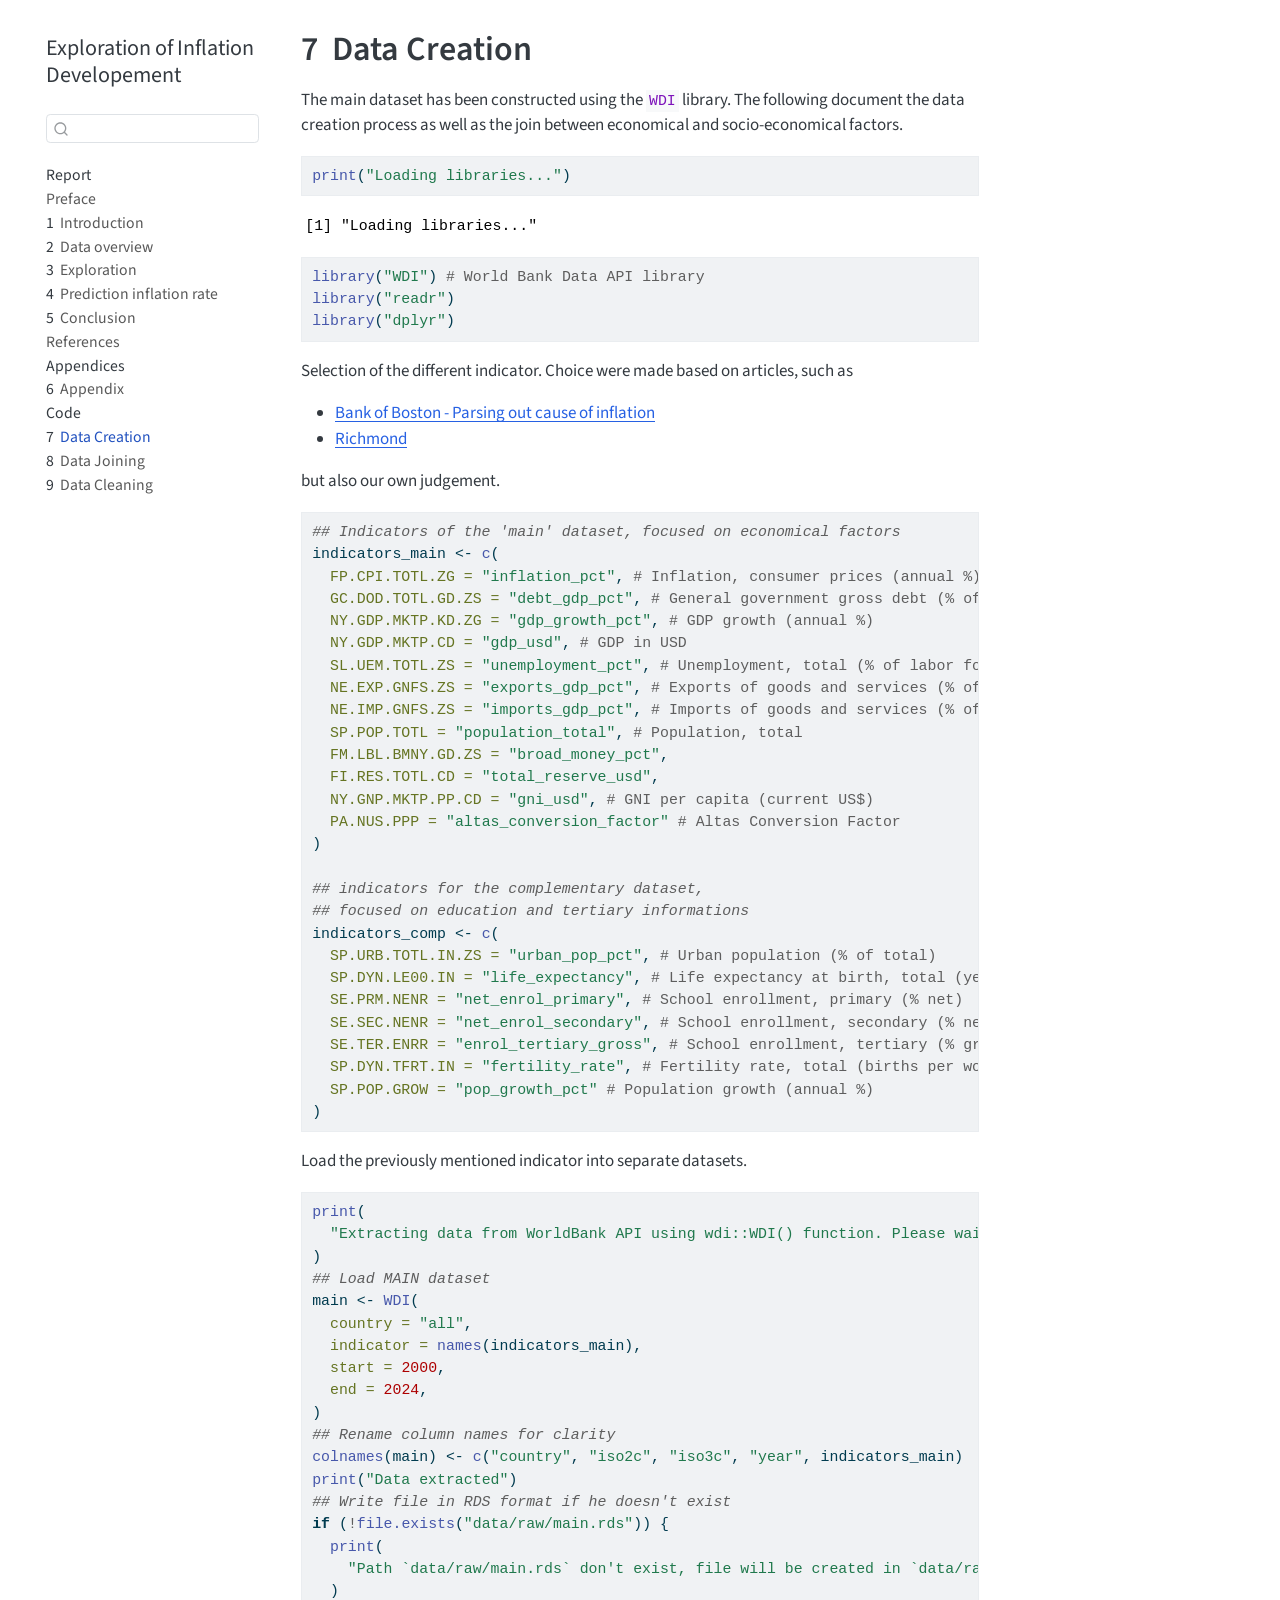
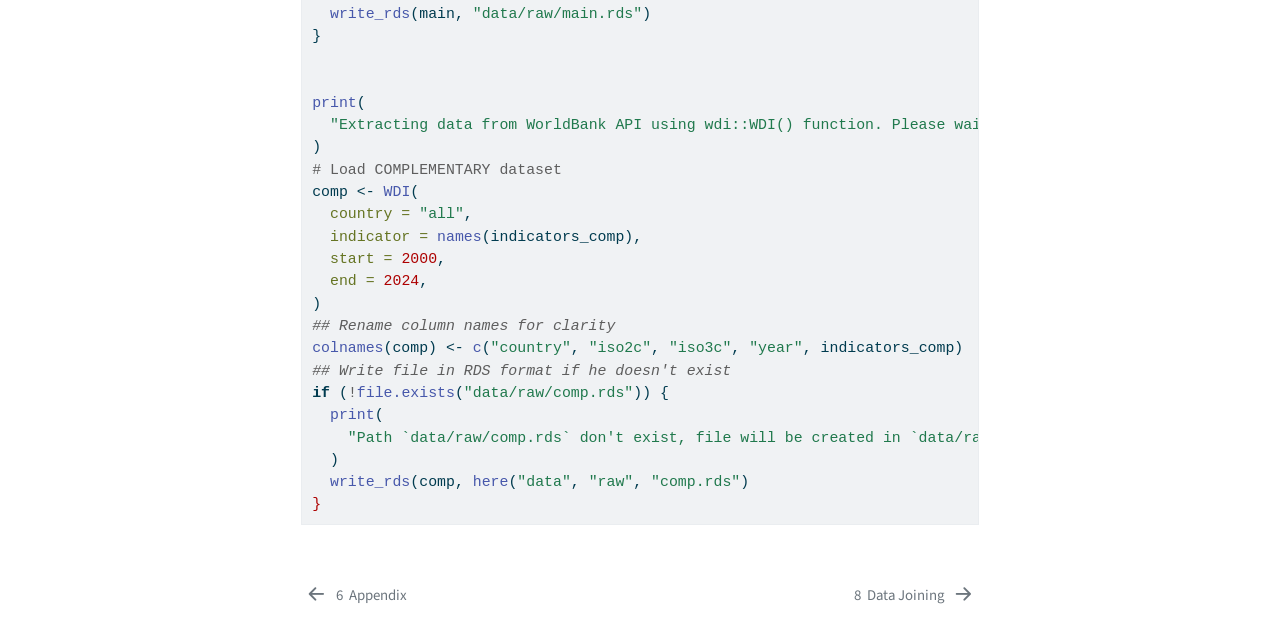
<file: _book/data_creation.html>
<!DOCTYPE html>
<html xmlns="http://www.w3.org/1999/xhtml" lang="en" xml:lang="en"><head>

<meta charset="utf-8">
<meta name="generator" content="quarto-1.7.32">

<meta name="viewport" content="width=device-width, initial-scale=1.0, user-scalable=yes">


<title>7&nbsp; Data Creation – Exploration of Inflation Developement</title>
<style>
code{white-space: pre-wrap;}
span.smallcaps{font-variant: small-caps;}
div.columns{display: flex; gap: min(4vw, 1.5em);}
div.column{flex: auto; overflow-x: auto;}
div.hanging-indent{margin-left: 1.5em; text-indent: -1.5em;}
ul.task-list{list-style: none;}
ul.task-list li input[type="checkbox"] {
  width: 0.8em;
  margin: 0 0.8em 0.2em -1em; /* quarto-specific, see https://github.com/quarto-dev/quarto-cli/issues/4556 */ 
  vertical-align: middle;
}
/* CSS for syntax highlighting */
html { -webkit-text-size-adjust: 100%; }
pre > code.sourceCode { white-space: pre; position: relative; }
pre > code.sourceCode > span { display: inline-block; line-height: 1.25; }
pre > code.sourceCode > span:empty { height: 1.2em; }
.sourceCode { overflow: visible; }
code.sourceCode > span { color: inherit; text-decoration: inherit; }
div.sourceCode { margin: 1em 0; }
pre.sourceCode { margin: 0; }
@media screen {
div.sourceCode { overflow: auto; }
}
@media print {
pre > code.sourceCode { white-space: pre-wrap; }
pre > code.sourceCode > span { text-indent: -5em; padding-left: 5em; }
}
pre.numberSource code
  { counter-reset: source-line 0; }
pre.numberSource code > span
  { position: relative; left: -4em; counter-increment: source-line; }
pre.numberSource code > span > a:first-child::before
  { content: counter(source-line);
    position: relative; left: -1em; text-align: right; vertical-align: baseline;
    border: none; display: inline-block;
    -webkit-touch-callout: none; -webkit-user-select: none;
    -khtml-user-select: none; -moz-user-select: none;
    -ms-user-select: none; user-select: none;
    padding: 0 4px; width: 4em;
  }
pre.numberSource { margin-left: 3em;  padding-left: 4px; }
div.sourceCode
  {   }
@media screen {
pre > code.sourceCode > span > a:first-child::before { text-decoration: underline; }
}
</style>


<script src="site_libs/quarto-nav/quarto-nav.js"></script>
<script src="site_libs/quarto-nav/headroom.min.js"></script>
<script src="site_libs/clipboard/clipboard.min.js"></script>
<script src="site_libs/quarto-search/autocomplete.umd.js"></script>
<script src="site_libs/quarto-search/fuse.min.js"></script>
<script src="site_libs/quarto-search/quarto-search.js"></script>
<meta name="quarto:offset" content="./">
<link href="./data_joining.html" rel="next">
<link href="./appendix.html" rel="prev">
<script src="site_libs/quarto-html/quarto.js" type="module"></script>
<script src="site_libs/quarto-html/tabsets/tabsets.js" type="module"></script>
<script src="site_libs/quarto-html/popper.min.js"></script>
<script src="site_libs/quarto-html/tippy.umd.min.js"></script>
<script src="site_libs/quarto-html/anchor.min.js"></script>
<link href="site_libs/quarto-html/tippy.css" rel="stylesheet">
<link href="site_libs/quarto-html/quarto-syntax-highlighting-37eea08aefeeee20ff55810ff984fec1.css" rel="stylesheet" id="quarto-text-highlighting-styles">
<script src="site_libs/bootstrap/bootstrap.min.js"></script>
<link href="site_libs/bootstrap/bootstrap-icons.css" rel="stylesheet">
<link href="site_libs/bootstrap/bootstrap-485d01fc63b59abcd3ee1bf1e8e2748d.min.css" rel="stylesheet" append-hash="true" id="quarto-bootstrap" data-mode="light">
<script id="quarto-search-options" type="application/json">{
  "location": "sidebar",
  "copy-button": false,
  "collapse-after": 3,
  "panel-placement": "start",
  "type": "textbox",
  "limit": 50,
  "keyboard-shortcut": [
    "f",
    "/",
    "s"
  ],
  "show-item-context": false,
  "language": {
    "search-no-results-text": "No results",
    "search-matching-documents-text": "matching documents",
    "search-copy-link-title": "Copy link to search",
    "search-hide-matches-text": "Hide additional matches",
    "search-more-match-text": "more match in this document",
    "search-more-matches-text": "more matches in this document",
    "search-clear-button-title": "Clear",
    "search-text-placeholder": "",
    "search-detached-cancel-button-title": "Cancel",
    "search-submit-button-title": "Submit",
    "search-label": "Search"
  }
}</script>


</head>

<body class="nav-sidebar floating quarto-light">

<div id="quarto-search-results"></div>
  <header id="quarto-header" class="headroom fixed-top">
  <nav class="quarto-secondary-nav">
    <div class="container-fluid d-flex">
      <button type="button" class="quarto-btn-toggle btn" data-bs-toggle="collapse" role="button" data-bs-target=".quarto-sidebar-collapse-item" aria-controls="quarto-sidebar" aria-expanded="false" aria-label="Toggle sidebar navigation" onclick="if (window.quartoToggleHeadroom) { window.quartoToggleHeadroom(); }">
        <i class="bi bi-layout-text-sidebar-reverse"></i>
      </button>
        <nav class="quarto-page-breadcrumbs" aria-label="breadcrumb"><ol class="breadcrumb"><li class="breadcrumb-item"><a href="./data_creation.html"><span class="chapter-number">7</span>&nbsp; <span class="chapter-title">Data Creation</span></a></li></ol></nav>
        <a class="flex-grow-1" role="navigation" data-bs-toggle="collapse" data-bs-target=".quarto-sidebar-collapse-item" aria-controls="quarto-sidebar" aria-expanded="false" aria-label="Toggle sidebar navigation" onclick="if (window.quartoToggleHeadroom) { window.quartoToggleHeadroom(); }">      
        </a>
      <button type="button" class="btn quarto-search-button" aria-label="Search" onclick="window.quartoOpenSearch();">
        <i class="bi bi-search"></i>
      </button>
    </div>
  </nav>
</header>
<!-- content -->
<div id="quarto-content" class="quarto-container page-columns page-rows-contents page-layout-article">
<!-- sidebar -->
  <nav id="quarto-sidebar" class="sidebar collapse collapse-horizontal quarto-sidebar-collapse-item sidebar-navigation floating overflow-auto">
    <div class="pt-lg-2 mt-2 text-left sidebar-header">
    <div class="sidebar-title mb-0 py-0">
      <a href="./">Exploration of Inflation Developement</a> 
    </div>
      </div>
        <div class="mt-2 flex-shrink-0 align-items-center">
        <div class="sidebar-search">
        <div id="quarto-search" class="" title="Search"></div>
        </div>
        </div>
    <div class="sidebar-menu-container"> 
    <ul class="list-unstyled mt-1">
        <li class="sidebar-item sidebar-item-section">
      <span class="sidebar-item-text sidebar-link text-start">
 <span class="menu-text">Report</span></span>
  </li>
        <li class="sidebar-item">
  <div class="sidebar-item-container"> 
  <a href="./index.html" class="sidebar-item-text sidebar-link">
 <span class="menu-text">Preface</span></a>
  </div>
</li>
        <li class="sidebar-item">
  <div class="sidebar-item-container"> 
  <a href="./intro.html" class="sidebar-item-text sidebar-link">
 <span class="menu-text"><span class="chapter-number">1</span>&nbsp; <span class="chapter-title">Introduction</span></span></a>
  </div>
</li>
        <li class="sidebar-item">
  <div class="sidebar-item-container"> 
  <a href="./overview.html" class="sidebar-item-text sidebar-link">
 <span class="menu-text"><span class="chapter-number">2</span>&nbsp; <span class="chapter-title">Data overview</span></span></a>
  </div>
</li>
        <li class="sidebar-item">
  <div class="sidebar-item-container"> 
  <a href="./exploration.html" class="sidebar-item-text sidebar-link">
 <span class="menu-text"><span class="chapter-number">3</span>&nbsp; <span class="chapter-title">Exploration</span></span></a>
  </div>
</li>
        <li class="sidebar-item">
  <div class="sidebar-item-container"> 
  <a href="./pred.html" class="sidebar-item-text sidebar-link">
 <span class="menu-text"><span class="chapter-number">4</span>&nbsp; <span class="chapter-title">Prediction inflation rate</span></span></a>
  </div>
</li>
        <li class="sidebar-item">
  <div class="sidebar-item-container"> 
  <a href="./conclusion.html" class="sidebar-item-text sidebar-link">
 <span class="menu-text"><span class="chapter-number">5</span>&nbsp; <span class="chapter-title">Conclusion</span></span></a>
  </div>
</li>
        <li class="sidebar-item">
  <div class="sidebar-item-container"> 
  <a href="./references.html" class="sidebar-item-text sidebar-link">
 <span class="menu-text">References</span></a>
  </div>
</li>
        <li class="sidebar-item sidebar-item-section">
      <span class="sidebar-item-text sidebar-link text-start">
 <span class="menu-text">Appendices</span></span>
  </li>
        <li class="sidebar-item">
  <div class="sidebar-item-container"> 
  <a href="./appendix.html" class="sidebar-item-text sidebar-link">
 <span class="menu-text"><span class="chapter-number">6</span>&nbsp; <span class="chapter-title">Appendix</span></span></a>
  </div>
</li>
        <li class="sidebar-item sidebar-item-section">
      <span class="sidebar-item-text sidebar-link text-start">
 <span class="menu-text">Code</span></span>
  </li>
        <li class="sidebar-item">
  <div class="sidebar-item-container"> 
  <a href="./data_creation.html" class="sidebar-item-text sidebar-link active">
 <span class="menu-text"><span class="chapter-number">7</span>&nbsp; <span class="chapter-title">Data Creation</span></span></a>
  </div>
</li>
        <li class="sidebar-item">
  <div class="sidebar-item-container"> 
  <a href="./data_joining.html" class="sidebar-item-text sidebar-link">
 <span class="menu-text"><span class="chapter-number">8</span>&nbsp; <span class="chapter-title">Data Joining</span></span></a>
  </div>
</li>
        <li class="sidebar-item">
  <div class="sidebar-item-container"> 
  <a href="./data_cleaning.html" class="sidebar-item-text sidebar-link">
 <span class="menu-text"><span class="chapter-number">9</span>&nbsp; <span class="chapter-title">Data Cleaning</span></span></a>
  </div>
</li>
    </ul>
    </div>
</nav>
<div id="quarto-sidebar-glass" class="quarto-sidebar-collapse-item" data-bs-toggle="collapse" data-bs-target=".quarto-sidebar-collapse-item"></div>
<!-- margin-sidebar -->
    <div id="quarto-margin-sidebar" class="sidebar margin-sidebar zindex-bottom">
        
    </div>
<!-- main -->
<main class="content" id="quarto-document-content">

<header id="title-block-header" class="quarto-title-block default">
<div class="quarto-title">
<h1 class="title"><span class="chapter-number">7</span>&nbsp; <span class="chapter-title">Data Creation</span></h1>
</div>



<div class="quarto-title-meta">

    
  
    
  </div>
  


</header>


<p>The main dataset has been constructed using the <code>WDI</code> library. The following document the data creation process as well as the join between economical and socio-economical factors.</p>
<div class="cell">
<div class="sourceCode cell-code" id="cb1"><pre class="sourceCode r code-with-copy"><code class="sourceCode r"><span id="cb1-1"><a href="#cb1-1" aria-hidden="true" tabindex="-1"></a><span class="fu">print</span>(<span class="st">"Loading libraries..."</span>)</span></code><button title="Copy to Clipboard" class="code-copy-button"><i class="bi"></i></button></pre></div>
<div class="cell-output cell-output-stdout">
<pre><code>[1] "Loading libraries..."</code></pre>
</div>
<div class="sourceCode cell-code" id="cb3"><pre class="sourceCode r code-with-copy"><code class="sourceCode r"><span id="cb3-1"><a href="#cb3-1" aria-hidden="true" tabindex="-1"></a><span class="fu">library</span>(<span class="st">"WDI"</span>) <span class="co"># World Bank Data API library</span></span>
<span id="cb3-2"><a href="#cb3-2" aria-hidden="true" tabindex="-1"></a><span class="fu">library</span>(<span class="st">"readr"</span>)</span>
<span id="cb3-3"><a href="#cb3-3" aria-hidden="true" tabindex="-1"></a><span class="fu">library</span>(<span class="st">"dplyr"</span>)</span></code><button title="Copy to Clipboard" class="code-copy-button"><i class="bi"></i></button></pre></div>
</div>
<p>Selection of the different indicator. Choice were made based on articles, such as</p>
<ul>
<li><a href="https://www.bostonfed.org/publications/current-policy-perspectives/2025/parsing-out-the-sources-of-inflation.aspx#:~:text=Supply%20and%20Demand%20Factors%20Can,of%20inflation%20in%20forecasting%20models">Bank of Boston - Parsing out cause of inflation</a></li>
<li><a href="https://www.richmondfed.org/publications/research/econ_focus/2021/q4_federal_reserve#:~:text=There's%20no%20shortage%20of%20ways,driving%20inflation%20in%20the%20moment">Richmond</a></li>
</ul>
<p>but also our own judgement.</p>
<div class="cell">
<div class="sourceCode cell-code" id="cb4"><pre class="sourceCode r code-with-copy"><code class="sourceCode r"><span id="cb4-1"><a href="#cb4-1" aria-hidden="true" tabindex="-1"></a><span class="do">## Indicators of the 'main' dataset, focused on economical factors</span></span>
<span id="cb4-2"><a href="#cb4-2" aria-hidden="true" tabindex="-1"></a>indicators_main <span class="ot">&lt;-</span> <span class="fu">c</span>(</span>
<span id="cb4-3"><a href="#cb4-3" aria-hidden="true" tabindex="-1"></a>  <span class="at">FP.CPI.TOTL.ZG =</span> <span class="st">"inflation_pct"</span>, <span class="co"># Inflation, consumer prices (annual %)</span></span>
<span id="cb4-4"><a href="#cb4-4" aria-hidden="true" tabindex="-1"></a>  <span class="at">GC.DOD.TOTL.GD.ZS =</span> <span class="st">"debt_gdp_pct"</span>, <span class="co"># General government gross debt (% of GDP)</span></span>
<span id="cb4-5"><a href="#cb4-5" aria-hidden="true" tabindex="-1"></a>  <span class="at">NY.GDP.MKTP.KD.ZG =</span> <span class="st">"gdp_growth_pct"</span>, <span class="co"># GDP growth (annual %)</span></span>
<span id="cb4-6"><a href="#cb4-6" aria-hidden="true" tabindex="-1"></a>  <span class="at">NY.GDP.MKTP.CD =</span> <span class="st">"gdp_usd"</span>, <span class="co"># GDP in USD</span></span>
<span id="cb4-7"><a href="#cb4-7" aria-hidden="true" tabindex="-1"></a>  <span class="at">SL.UEM.TOTL.ZS =</span> <span class="st">"unemployment_pct"</span>, <span class="co"># Unemployment, total (% of labor force)</span></span>
<span id="cb4-8"><a href="#cb4-8" aria-hidden="true" tabindex="-1"></a>  <span class="at">NE.EXP.GNFS.ZS =</span> <span class="st">"exports_gdp_pct"</span>, <span class="co"># Exports of goods and services (% of GDP)</span></span>
<span id="cb4-9"><a href="#cb4-9" aria-hidden="true" tabindex="-1"></a>  <span class="at">NE.IMP.GNFS.ZS =</span> <span class="st">"imports_gdp_pct"</span>, <span class="co"># Imports of goods and services (% of GDP)</span></span>
<span id="cb4-10"><a href="#cb4-10" aria-hidden="true" tabindex="-1"></a>  <span class="at">SP.POP.TOTL =</span> <span class="st">"population_total"</span>, <span class="co"># Population, total</span></span>
<span id="cb4-11"><a href="#cb4-11" aria-hidden="true" tabindex="-1"></a>  <span class="at">FM.LBL.BMNY.GD.ZS =</span> <span class="st">"broad_money_pct"</span>,</span>
<span id="cb4-12"><a href="#cb4-12" aria-hidden="true" tabindex="-1"></a>  <span class="at">FI.RES.TOTL.CD =</span> <span class="st">"total_reserve_usd"</span>,</span>
<span id="cb4-13"><a href="#cb4-13" aria-hidden="true" tabindex="-1"></a>  <span class="at">NY.GNP.MKTP.PP.CD =</span> <span class="st">"gni_usd"</span>, <span class="co"># GNI per capita (current US$)</span></span>
<span id="cb4-14"><a href="#cb4-14" aria-hidden="true" tabindex="-1"></a>  <span class="at">PA.NUS.PPP =</span> <span class="st">"altas_conversion_factor"</span> <span class="co"># Altas Conversion Factor</span></span>
<span id="cb4-15"><a href="#cb4-15" aria-hidden="true" tabindex="-1"></a>)</span>
<span id="cb4-16"><a href="#cb4-16" aria-hidden="true" tabindex="-1"></a></span>
<span id="cb4-17"><a href="#cb4-17" aria-hidden="true" tabindex="-1"></a><span class="do">## indicators for the complementary dataset,</span></span>
<span id="cb4-18"><a href="#cb4-18" aria-hidden="true" tabindex="-1"></a><span class="do">## focused on education and tertiary informations</span></span>
<span id="cb4-19"><a href="#cb4-19" aria-hidden="true" tabindex="-1"></a>indicators_comp <span class="ot">&lt;-</span> <span class="fu">c</span>(</span>
<span id="cb4-20"><a href="#cb4-20" aria-hidden="true" tabindex="-1"></a>  <span class="at">SP.URB.TOTL.IN.ZS =</span> <span class="st">"urban_pop_pct"</span>, <span class="co"># Urban population (% of total)</span></span>
<span id="cb4-21"><a href="#cb4-21" aria-hidden="true" tabindex="-1"></a>  <span class="at">SP.DYN.LE00.IN =</span> <span class="st">"life_expectancy"</span>, <span class="co"># Life expectancy at birth, total (years)</span></span>
<span id="cb4-22"><a href="#cb4-22" aria-hidden="true" tabindex="-1"></a>  <span class="at">SE.PRM.NENR =</span> <span class="st">"net_enrol_primary"</span>, <span class="co"># School enrollment, primary (% net)</span></span>
<span id="cb4-23"><a href="#cb4-23" aria-hidden="true" tabindex="-1"></a>  <span class="at">SE.SEC.NENR =</span> <span class="st">"net_enrol_secondary"</span>, <span class="co"># School enrollment, secondary (% net)</span></span>
<span id="cb4-24"><a href="#cb4-24" aria-hidden="true" tabindex="-1"></a>  <span class="at">SE.TER.ENRR =</span> <span class="st">"enrol_tertiary_gross"</span>, <span class="co"># School enrollment, tertiary (% gross)</span></span>
<span id="cb4-25"><a href="#cb4-25" aria-hidden="true" tabindex="-1"></a>  <span class="at">SP.DYN.TFRT.IN =</span> <span class="st">"fertility_rate"</span>, <span class="co"># Fertility rate, total (births per woman)</span></span>
<span id="cb4-26"><a href="#cb4-26" aria-hidden="true" tabindex="-1"></a>  <span class="at">SP.POP.GROW =</span> <span class="st">"pop_growth_pct"</span> <span class="co"># Population growth (annual %)</span></span>
<span id="cb4-27"><a href="#cb4-27" aria-hidden="true" tabindex="-1"></a>)</span></code><button title="Copy to Clipboard" class="code-copy-button"><i class="bi"></i></button></pre></div>
</div>
<p>Load the previously mentioned indicator into separate datasets.</p>
<div class="cell">
<div class="sourceCode cell-code" id="cb5"><pre class="sourceCode r code-with-copy"><code class="sourceCode r"><span id="cb5-1"><a href="#cb5-1" aria-hidden="true" tabindex="-1"></a><span class="fu">print</span>(</span>
<span id="cb5-2"><a href="#cb5-2" aria-hidden="true" tabindex="-1"></a>  <span class="st">"Extracting data from WorldBank API using wdi::WDI() function. Please wait."</span></span>
<span id="cb5-3"><a href="#cb5-3" aria-hidden="true" tabindex="-1"></a>)</span>
<span id="cb5-4"><a href="#cb5-4" aria-hidden="true" tabindex="-1"></a><span class="do">## Load MAIN dataset</span></span>
<span id="cb5-5"><a href="#cb5-5" aria-hidden="true" tabindex="-1"></a>main <span class="ot">&lt;-</span> <span class="fu">WDI</span>(</span>
<span id="cb5-6"><a href="#cb5-6" aria-hidden="true" tabindex="-1"></a>  <span class="at">country =</span> <span class="st">"all"</span>,</span>
<span id="cb5-7"><a href="#cb5-7" aria-hidden="true" tabindex="-1"></a>  <span class="at">indicator =</span> <span class="fu">names</span>(indicators_main),</span>
<span id="cb5-8"><a href="#cb5-8" aria-hidden="true" tabindex="-1"></a>  <span class="at">start =</span> <span class="dv">2000</span>,</span>
<span id="cb5-9"><a href="#cb5-9" aria-hidden="true" tabindex="-1"></a>  <span class="at">end =</span> <span class="dv">2024</span>,</span>
<span id="cb5-10"><a href="#cb5-10" aria-hidden="true" tabindex="-1"></a>)</span>
<span id="cb5-11"><a href="#cb5-11" aria-hidden="true" tabindex="-1"></a><span class="do">## Rename column names for clarity</span></span>
<span id="cb5-12"><a href="#cb5-12" aria-hidden="true" tabindex="-1"></a><span class="fu">colnames</span>(main) <span class="ot">&lt;-</span> <span class="fu">c</span>(<span class="st">"country"</span>, <span class="st">"iso2c"</span>, <span class="st">"iso3c"</span>, <span class="st">"year"</span>, indicators_main)</span>
<span id="cb5-13"><a href="#cb5-13" aria-hidden="true" tabindex="-1"></a><span class="fu">print</span>(<span class="st">"Data extracted"</span>)</span>
<span id="cb5-14"><a href="#cb5-14" aria-hidden="true" tabindex="-1"></a><span class="do">## Write file in RDS format if he doesn't exist</span></span>
<span id="cb5-15"><a href="#cb5-15" aria-hidden="true" tabindex="-1"></a><span class="cf">if</span> (<span class="sc">!</span><span class="fu">file.exists</span>(<span class="st">"data/raw/main.rds"</span>)) {</span>
<span id="cb5-16"><a href="#cb5-16" aria-hidden="true" tabindex="-1"></a>  <span class="fu">print</span>(</span>
<span id="cb5-17"><a href="#cb5-17" aria-hidden="true" tabindex="-1"></a>    <span class="st">"Path `data/raw/main.rds` don't exist, file will be created in `data/raw/`."</span></span>
<span id="cb5-18"><a href="#cb5-18" aria-hidden="true" tabindex="-1"></a>  )</span>
<span id="cb5-19"><a href="#cb5-19" aria-hidden="true" tabindex="-1"></a>  <span class="fu">write_rds</span>(main, <span class="st">"data/raw/main.rds"</span>)</span>
<span id="cb5-20"><a href="#cb5-20" aria-hidden="true" tabindex="-1"></a>}</span>
<span id="cb5-21"><a href="#cb5-21" aria-hidden="true" tabindex="-1"></a></span>
<span id="cb5-22"><a href="#cb5-22" aria-hidden="true" tabindex="-1"></a></span>
<span id="cb5-23"><a href="#cb5-23" aria-hidden="true" tabindex="-1"></a><span class="fu">print</span>(</span>
<span id="cb5-24"><a href="#cb5-24" aria-hidden="true" tabindex="-1"></a>  <span class="st">"Extracting data from WorldBank API using wdi::WDI() function. Please wait."</span></span>
<span id="cb5-25"><a href="#cb5-25" aria-hidden="true" tabindex="-1"></a>)</span>
<span id="cb5-26"><a href="#cb5-26" aria-hidden="true" tabindex="-1"></a><span class="co"># Load COMPLEMENTARY dataset</span></span>
<span id="cb5-27"><a href="#cb5-27" aria-hidden="true" tabindex="-1"></a>comp <span class="ot">&lt;-</span> <span class="fu">WDI</span>(</span>
<span id="cb5-28"><a href="#cb5-28" aria-hidden="true" tabindex="-1"></a>  <span class="at">country =</span> <span class="st">"all"</span>,</span>
<span id="cb5-29"><a href="#cb5-29" aria-hidden="true" tabindex="-1"></a>  <span class="at">indicator =</span> <span class="fu">names</span>(indicators_comp),</span>
<span id="cb5-30"><a href="#cb5-30" aria-hidden="true" tabindex="-1"></a>  <span class="at">start =</span> <span class="dv">2000</span>,</span>
<span id="cb5-31"><a href="#cb5-31" aria-hidden="true" tabindex="-1"></a>  <span class="at">end =</span> <span class="dv">2024</span>,</span>
<span id="cb5-32"><a href="#cb5-32" aria-hidden="true" tabindex="-1"></a>)</span>
<span id="cb5-33"><a href="#cb5-33" aria-hidden="true" tabindex="-1"></a><span class="do">## Rename column names for clarity</span></span>
<span id="cb5-34"><a href="#cb5-34" aria-hidden="true" tabindex="-1"></a><span class="fu">colnames</span>(comp) <span class="ot">&lt;-</span> <span class="fu">c</span>(<span class="st">"country"</span>, <span class="st">"iso2c"</span>, <span class="st">"iso3c"</span>, <span class="st">"year"</span>, indicators_comp)</span>
<span id="cb5-35"><a href="#cb5-35" aria-hidden="true" tabindex="-1"></a><span class="do">## Write file in RDS format if he doesn't exist</span></span>
<span id="cb5-36"><a href="#cb5-36" aria-hidden="true" tabindex="-1"></a><span class="cf">if</span> (<span class="sc">!</span><span class="fu">file.exists</span>(<span class="st">"data/raw/comp.rds"</span>)) {</span>
<span id="cb5-37"><a href="#cb5-37" aria-hidden="true" tabindex="-1"></a>  <span class="fu">print</span>(</span>
<span id="cb5-38"><a href="#cb5-38" aria-hidden="true" tabindex="-1"></a>    <span class="st">"Path `data/raw/comp.rds` don't exist, file will be created in `data/raw/`."</span></span>
<span id="cb5-39"><a href="#cb5-39" aria-hidden="true" tabindex="-1"></a>  )</span>
<span id="cb5-40"><a href="#cb5-40" aria-hidden="true" tabindex="-1"></a>  <span class="fu">write_rds</span>(comp, <span class="fu">here</span>(<span class="st">"data"</span>, <span class="st">"raw"</span>, <span class="st">"comp.rds"</span>)</span>
<span id="cb5-41"><a href="#cb5-41" aria-hidden="true" tabindex="-1"></a><span class="er">}</span></span></code><button title="Copy to Clipboard" class="code-copy-button"><i class="bi"></i></button></pre></div>
</div>



</main> <!-- /main -->
<script id="quarto-html-after-body" type="application/javascript">
  window.document.addEventListener("DOMContentLoaded", function (event) {
    const icon = "";
    const anchorJS = new window.AnchorJS();
    anchorJS.options = {
      placement: 'right',
      icon: icon
    };
    anchorJS.add('.anchored');
    const isCodeAnnotation = (el) => {
      for (const clz of el.classList) {
        if (clz.startsWith('code-annotation-')) {                     
          return true;
        }
      }
      return false;
    }
    const onCopySuccess = function(e) {
      // button target
      const button = e.trigger;
      // don't keep focus
      button.blur();
      // flash "checked"
      button.classList.add('code-copy-button-checked');
      var currentTitle = button.getAttribute("title");
      button.setAttribute("title", "Copied!");
      let tooltip;
      if (window.bootstrap) {
        button.setAttribute("data-bs-toggle", "tooltip");
        button.setAttribute("data-bs-placement", "left");
        button.setAttribute("data-bs-title", "Copied!");
        tooltip = new bootstrap.Tooltip(button, 
          { trigger: "manual", 
            customClass: "code-copy-button-tooltip",
            offset: [0, -8]});
        tooltip.show();    
      }
      setTimeout(function() {
        if (tooltip) {
          tooltip.hide();
          button.removeAttribute("data-bs-title");
          button.removeAttribute("data-bs-toggle");
          button.removeAttribute("data-bs-placement");
        }
        button.setAttribute("title", currentTitle);
        button.classList.remove('code-copy-button-checked');
      }, 1000);
      // clear code selection
      e.clearSelection();
    }
    const getTextToCopy = function(trigger) {
        const codeEl = trigger.previousElementSibling.cloneNode(true);
        for (const childEl of codeEl.children) {
          if (isCodeAnnotation(childEl)) {
            childEl.remove();
          }
        }
        return codeEl.innerText;
    }
    const clipboard = new window.ClipboardJS('.code-copy-button:not([data-in-quarto-modal])', {
      text: getTextToCopy
    });
    clipboard.on('success', onCopySuccess);
    if (window.document.getElementById('quarto-embedded-source-code-modal')) {
      const clipboardModal = new window.ClipboardJS('.code-copy-button[data-in-quarto-modal]', {
        text: getTextToCopy,
        container: window.document.getElementById('quarto-embedded-source-code-modal')
      });
      clipboardModal.on('success', onCopySuccess);
    }
      var localhostRegex = new RegExp(/^(?:http|https):\/\/localhost\:?[0-9]*\//);
      var mailtoRegex = new RegExp(/^mailto:/);
        var filterRegex = new RegExp('/' + window.location.host + '/');
      var isInternal = (href) => {
          return filterRegex.test(href) || localhostRegex.test(href) || mailtoRegex.test(href);
      }
      // Inspect non-navigation links and adorn them if external
     var links = window.document.querySelectorAll('a[href]:not(.nav-link):not(.navbar-brand):not(.toc-action):not(.sidebar-link):not(.sidebar-item-toggle):not(.pagination-link):not(.no-external):not([aria-hidden]):not(.dropdown-item):not(.quarto-navigation-tool):not(.about-link)');
      for (var i=0; i<links.length; i++) {
        const link = links[i];
        if (!isInternal(link.href)) {
          // undo the damage that might have been done by quarto-nav.js in the case of
          // links that we want to consider external
          if (link.dataset.originalHref !== undefined) {
            link.href = link.dataset.originalHref;
          }
        }
      }
    function tippyHover(el, contentFn, onTriggerFn, onUntriggerFn) {
      const config = {
        allowHTML: true,
        maxWidth: 500,
        delay: 100,
        arrow: false,
        appendTo: function(el) {
            return el.parentElement;
        },
        interactive: true,
        interactiveBorder: 10,
        theme: 'quarto',
        placement: 'bottom-start',
      };
      if (contentFn) {
        config.content = contentFn;
      }
      if (onTriggerFn) {
        config.onTrigger = onTriggerFn;
      }
      if (onUntriggerFn) {
        config.onUntrigger = onUntriggerFn;
      }
      window.tippy(el, config); 
    }
    const noterefs = window.document.querySelectorAll('a[role="doc-noteref"]');
    for (var i=0; i<noterefs.length; i++) {
      const ref = noterefs[i];
      tippyHover(ref, function() {
        // use id or data attribute instead here
        let href = ref.getAttribute('data-footnote-href') || ref.getAttribute('href');
        try { href = new URL(href).hash; } catch {}
        const id = href.replace(/^#\/?/, "");
        const note = window.document.getElementById(id);
        if (note) {
          return note.innerHTML;
        } else {
          return "";
        }
      });
    }
    const xrefs = window.document.querySelectorAll('a.quarto-xref');
    const processXRef = (id, note) => {
      // Strip column container classes
      const stripColumnClz = (el) => {
        el.classList.remove("page-full", "page-columns");
        if (el.children) {
          for (const child of el.children) {
            stripColumnClz(child);
          }
        }
      }
      stripColumnClz(note)
      if (id === null || id.startsWith('sec-')) {
        // Special case sections, only their first couple elements
        const container = document.createElement("div");
        if (note.children && note.children.length > 2) {
          container.appendChild(note.children[0].cloneNode(true));
          for (let i = 1; i < note.children.length; i++) {
            const child = note.children[i];
            if (child.tagName === "P" && child.innerText === "") {
              continue;
            } else {
              container.appendChild(child.cloneNode(true));
              break;
            }
          }
          if (window.Quarto?.typesetMath) {
            window.Quarto.typesetMath(container);
          }
          return container.innerHTML
        } else {
          if (window.Quarto?.typesetMath) {
            window.Quarto.typesetMath(note);
          }
          return note.innerHTML;
        }
      } else {
        // Remove any anchor links if they are present
        const anchorLink = note.querySelector('a.anchorjs-link');
        if (anchorLink) {
          anchorLink.remove();
        }
        if (window.Quarto?.typesetMath) {
          window.Quarto.typesetMath(note);
        }
        if (note.classList.contains("callout")) {
          return note.outerHTML;
        } else {
          return note.innerHTML;
        }
      }
    }
    for (var i=0; i<xrefs.length; i++) {
      const xref = xrefs[i];
      tippyHover(xref, undefined, function(instance) {
        instance.disable();
        let url = xref.getAttribute('href');
        let hash = undefined; 
        if (url.startsWith('#')) {
          hash = url;
        } else {
          try { hash = new URL(url).hash; } catch {}
        }
        if (hash) {
          const id = hash.replace(/^#\/?/, "");
          const note = window.document.getElementById(id);
          if (note !== null) {
            try {
              const html = processXRef(id, note.cloneNode(true));
              instance.setContent(html);
            } finally {
              instance.enable();
              instance.show();
            }
          } else {
            // See if we can fetch this
            fetch(url.split('#')[0])
            .then(res => res.text())
            .then(html => {
              const parser = new DOMParser();
              const htmlDoc = parser.parseFromString(html, "text/html");
              const note = htmlDoc.getElementById(id);
              if (note !== null) {
                const html = processXRef(id, note);
                instance.setContent(html);
              } 
            }).finally(() => {
              instance.enable();
              instance.show();
            });
          }
        } else {
          // See if we can fetch a full url (with no hash to target)
          // This is a special case and we should probably do some content thinning / targeting
          fetch(url)
          .then(res => res.text())
          .then(html => {
            const parser = new DOMParser();
            const htmlDoc = parser.parseFromString(html, "text/html");
            const note = htmlDoc.querySelector('main.content');
            if (note !== null) {
              // This should only happen for chapter cross references
              // (since there is no id in the URL)
              // remove the first header
              if (note.children.length > 0 && note.children[0].tagName === "HEADER") {
                note.children[0].remove();
              }
              const html = processXRef(null, note);
              instance.setContent(html);
            } 
          }).finally(() => {
            instance.enable();
            instance.show();
          });
        }
      }, function(instance) {
      });
    }
        let selectedAnnoteEl;
        const selectorForAnnotation = ( cell, annotation) => {
          let cellAttr = 'data-code-cell="' + cell + '"';
          let lineAttr = 'data-code-annotation="' +  annotation + '"';
          const selector = 'span[' + cellAttr + '][' + lineAttr + ']';
          return selector;
        }
        const selectCodeLines = (annoteEl) => {
          const doc = window.document;
          const targetCell = annoteEl.getAttribute("data-target-cell");
          const targetAnnotation = annoteEl.getAttribute("data-target-annotation");
          const annoteSpan = window.document.querySelector(selectorForAnnotation(targetCell, targetAnnotation));
          const lines = annoteSpan.getAttribute("data-code-lines").split(",");
          const lineIds = lines.map((line) => {
            return targetCell + "-" + line;
          })
          let top = null;
          let height = null;
          let parent = null;
          if (lineIds.length > 0) {
              //compute the position of the single el (top and bottom and make a div)
              const el = window.document.getElementById(lineIds[0]);
              top = el.offsetTop;
              height = el.offsetHeight;
              parent = el.parentElement.parentElement;
            if (lineIds.length > 1) {
              const lastEl = window.document.getElementById(lineIds[lineIds.length - 1]);
              const bottom = lastEl.offsetTop + lastEl.offsetHeight;
              height = bottom - top;
            }
            if (top !== null && height !== null && parent !== null) {
              // cook up a div (if necessary) and position it 
              let div = window.document.getElementById("code-annotation-line-highlight");
              if (div === null) {
                div = window.document.createElement("div");
                div.setAttribute("id", "code-annotation-line-highlight");
                div.style.position = 'absolute';
                parent.appendChild(div);
              }
              div.style.top = top - 2 + "px";
              div.style.height = height + 4 + "px";
              div.style.left = 0;
              let gutterDiv = window.document.getElementById("code-annotation-line-highlight-gutter");
              if (gutterDiv === null) {
                gutterDiv = window.document.createElement("div");
                gutterDiv.setAttribute("id", "code-annotation-line-highlight-gutter");
                gutterDiv.style.position = 'absolute';
                const codeCell = window.document.getElementById(targetCell);
                const gutter = codeCell.querySelector('.code-annotation-gutter');
                gutter.appendChild(gutterDiv);
              }
              gutterDiv.style.top = top - 2 + "px";
              gutterDiv.style.height = height + 4 + "px";
            }
            selectedAnnoteEl = annoteEl;
          }
        };
        const unselectCodeLines = () => {
          const elementsIds = ["code-annotation-line-highlight", "code-annotation-line-highlight-gutter"];
          elementsIds.forEach((elId) => {
            const div = window.document.getElementById(elId);
            if (div) {
              div.remove();
            }
          });
          selectedAnnoteEl = undefined;
        };
          // Handle positioning of the toggle
      window.addEventListener(
        "resize",
        throttle(() => {
          elRect = undefined;
          if (selectedAnnoteEl) {
            selectCodeLines(selectedAnnoteEl);
          }
        }, 10)
      );
      function throttle(fn, ms) {
      let throttle = false;
      let timer;
        return (...args) => {
          if(!throttle) { // first call gets through
              fn.apply(this, args);
              throttle = true;
          } else { // all the others get throttled
              if(timer) clearTimeout(timer); // cancel #2
              timer = setTimeout(() => {
                fn.apply(this, args);
                timer = throttle = false;
              }, ms);
          }
        };
      }
        // Attach click handler to the DT
        const annoteDls = window.document.querySelectorAll('dt[data-target-cell]');
        for (const annoteDlNode of annoteDls) {
          annoteDlNode.addEventListener('click', (event) => {
            const clickedEl = event.target;
            if (clickedEl !== selectedAnnoteEl) {
              unselectCodeLines();
              const activeEl = window.document.querySelector('dt[data-target-cell].code-annotation-active');
              if (activeEl) {
                activeEl.classList.remove('code-annotation-active');
              }
              selectCodeLines(clickedEl);
              clickedEl.classList.add('code-annotation-active');
            } else {
              // Unselect the line
              unselectCodeLines();
              clickedEl.classList.remove('code-annotation-active');
            }
          });
        }
    const findCites = (el) => {
      const parentEl = el.parentElement;
      if (parentEl) {
        const cites = parentEl.dataset.cites;
        if (cites) {
          return {
            el,
            cites: cites.split(' ')
          };
        } else {
          return findCites(el.parentElement)
        }
      } else {
        return undefined;
      }
    };
    var bibliorefs = window.document.querySelectorAll('a[role="doc-biblioref"]');
    for (var i=0; i<bibliorefs.length; i++) {
      const ref = bibliorefs[i];
      const citeInfo = findCites(ref);
      if (citeInfo) {
        tippyHover(citeInfo.el, function() {
          var popup = window.document.createElement('div');
          citeInfo.cites.forEach(function(cite) {
            var citeDiv = window.document.createElement('div');
            citeDiv.classList.add('hanging-indent');
            citeDiv.classList.add('csl-entry');
            var biblioDiv = window.document.getElementById('ref-' + cite);
            if (biblioDiv) {
              citeDiv.innerHTML = biblioDiv.innerHTML;
            }
            popup.appendChild(citeDiv);
          });
          return popup.innerHTML;
        });
      }
    }
  });
  </script>
<nav class="page-navigation">
  <div class="nav-page nav-page-previous">
      <a href="./appendix.html" class="pagination-link" aria-label="Appendix">
        <i class="bi bi-arrow-left-short"></i> <span class="nav-page-text"><span class="chapter-number">6</span>&nbsp; <span class="chapter-title">Appendix</span></span>
      </a>          
  </div>
  <div class="nav-page nav-page-next">
      <a href="./data_joining.html" class="pagination-link" aria-label="Data Joining">
        <span class="nav-page-text"><span class="chapter-number">8</span>&nbsp; <span class="chapter-title">Data Joining</span></span> <i class="bi bi-arrow-right-short"></i>
      </a>
  </div>
</nav>
</div> <!-- /content -->




</body></html>
</file>
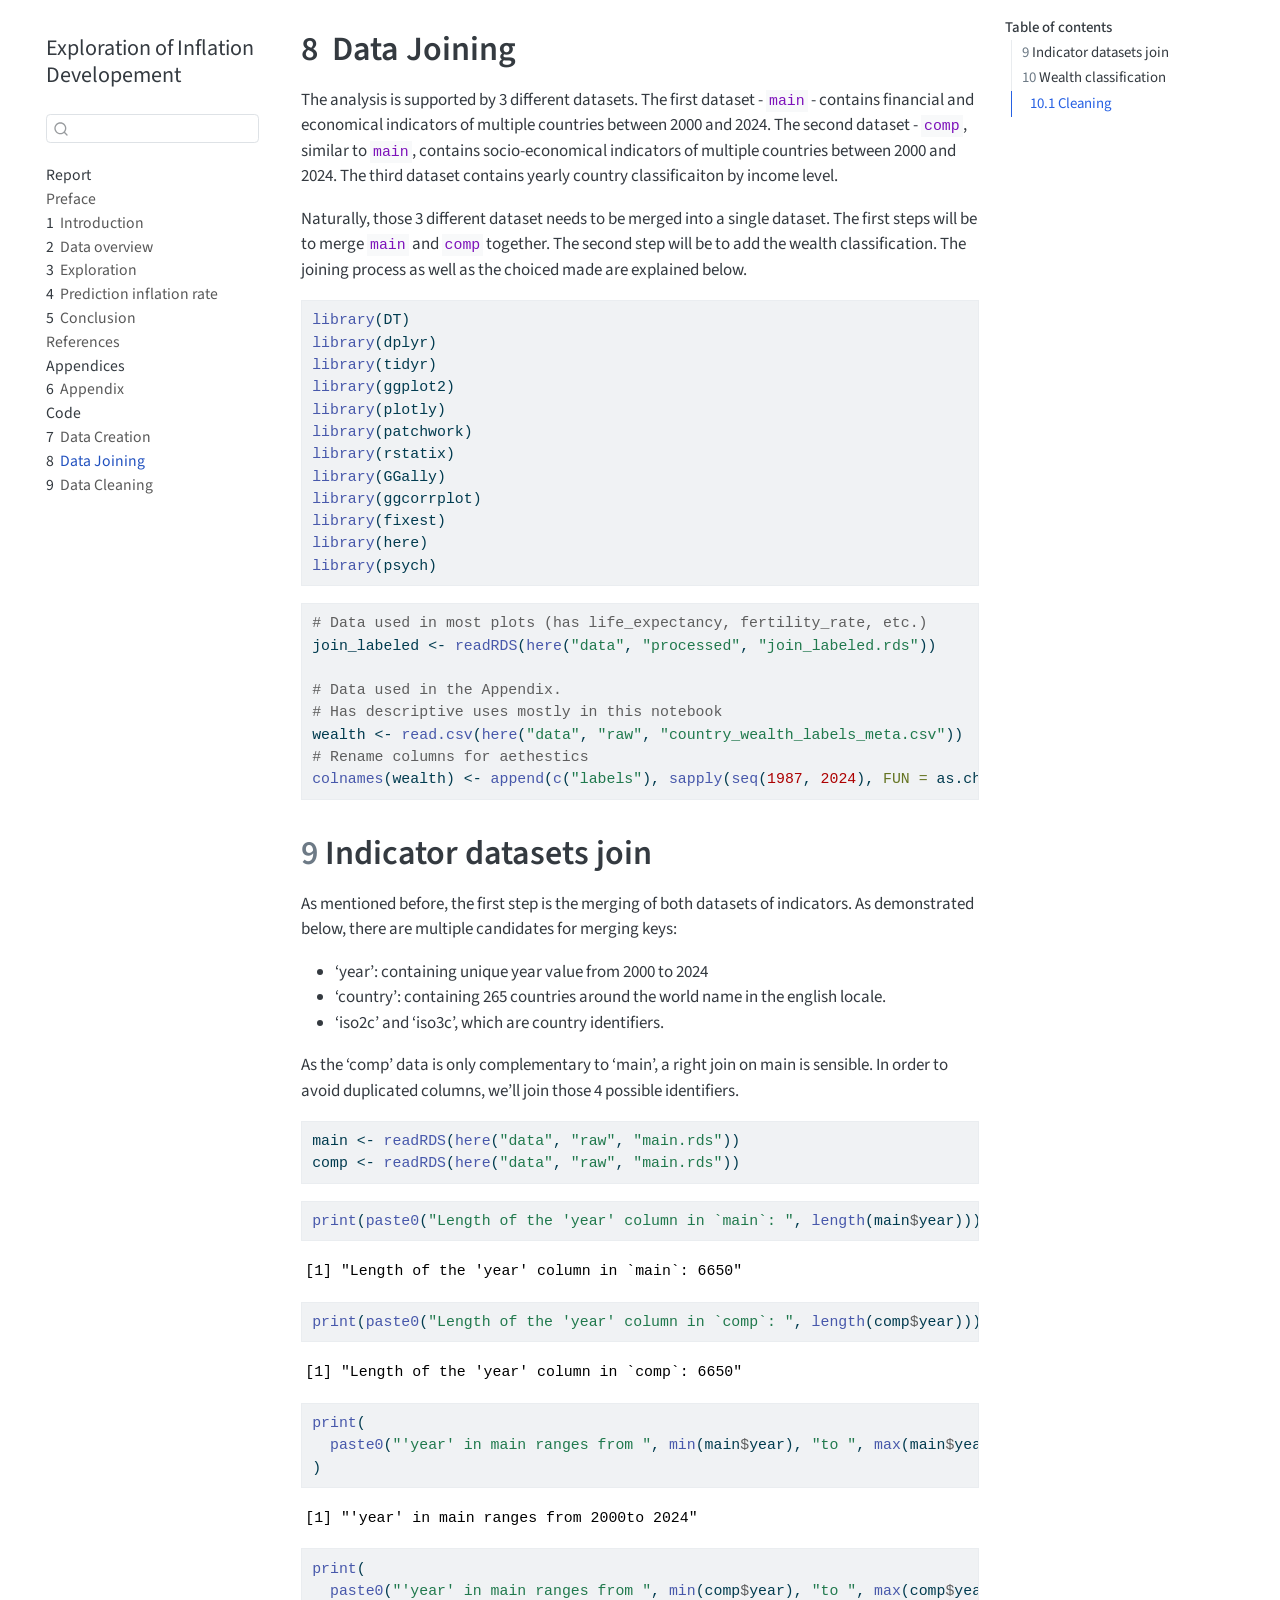
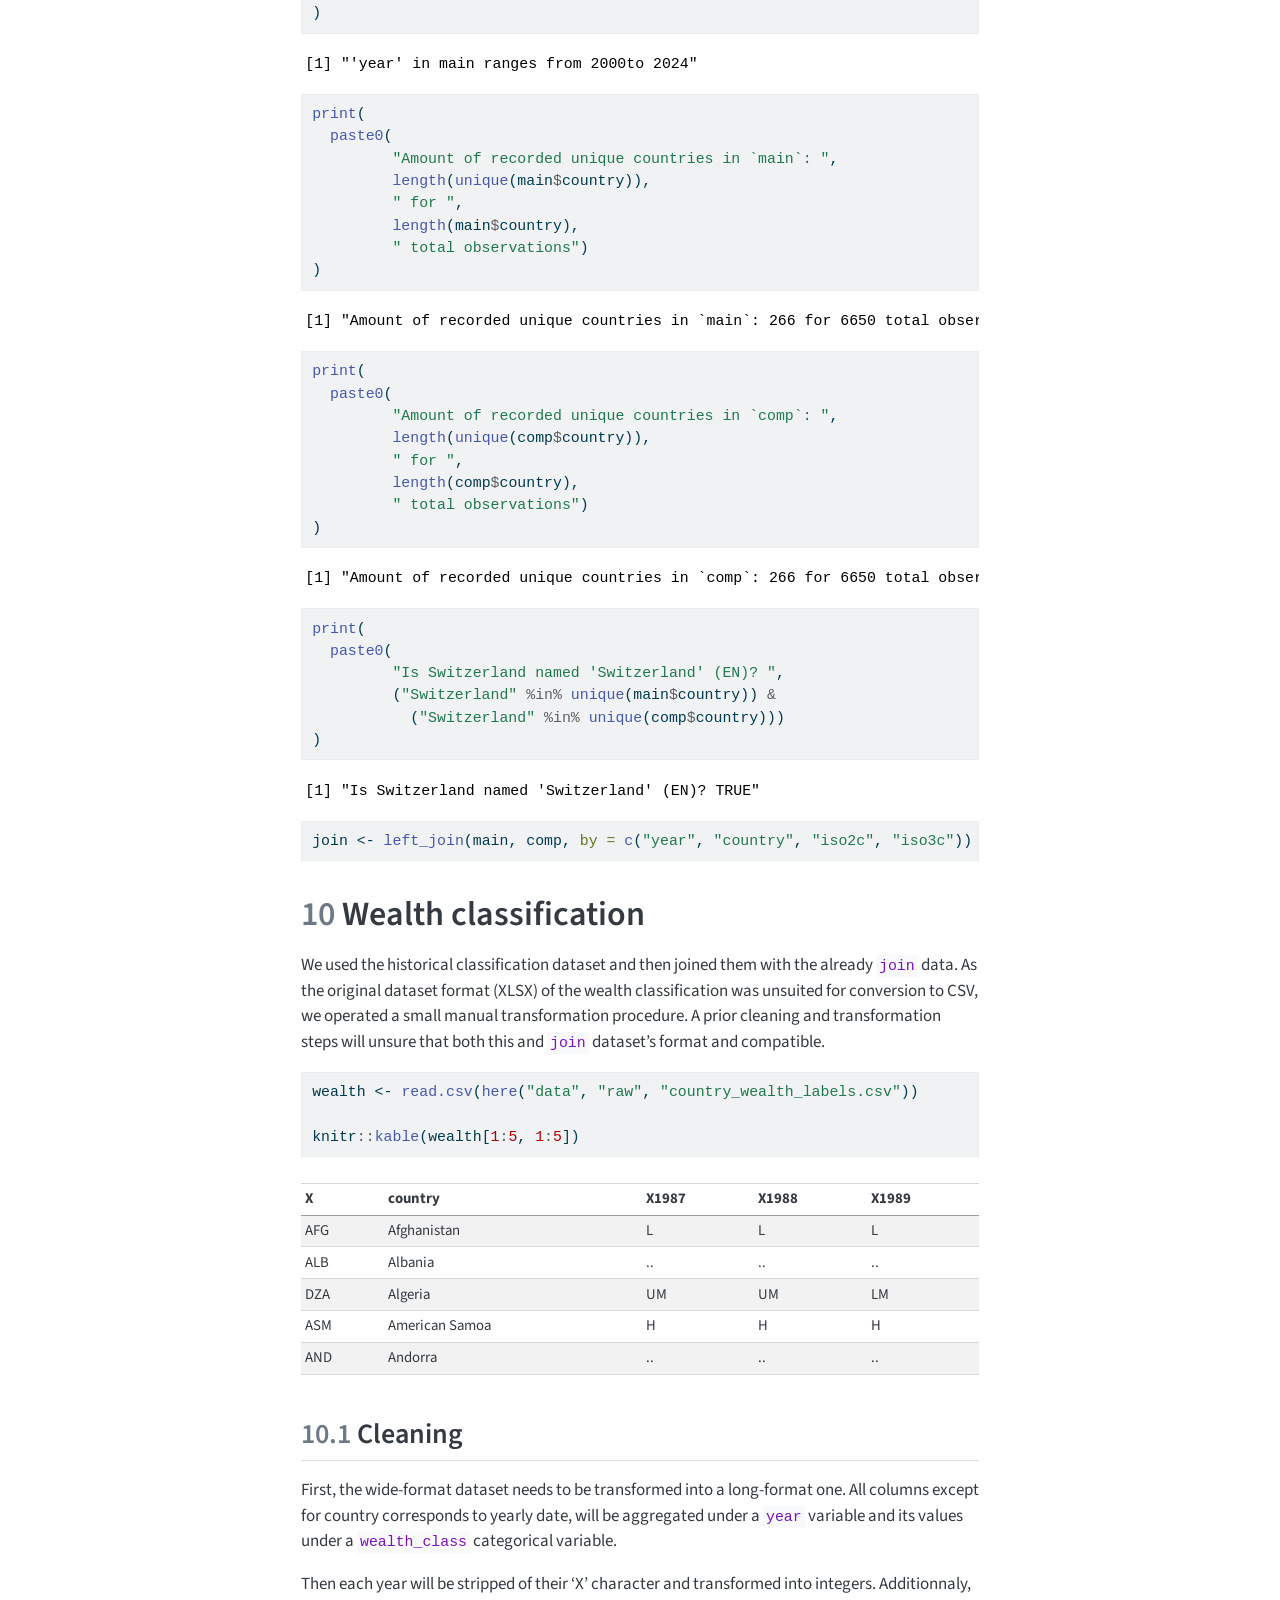
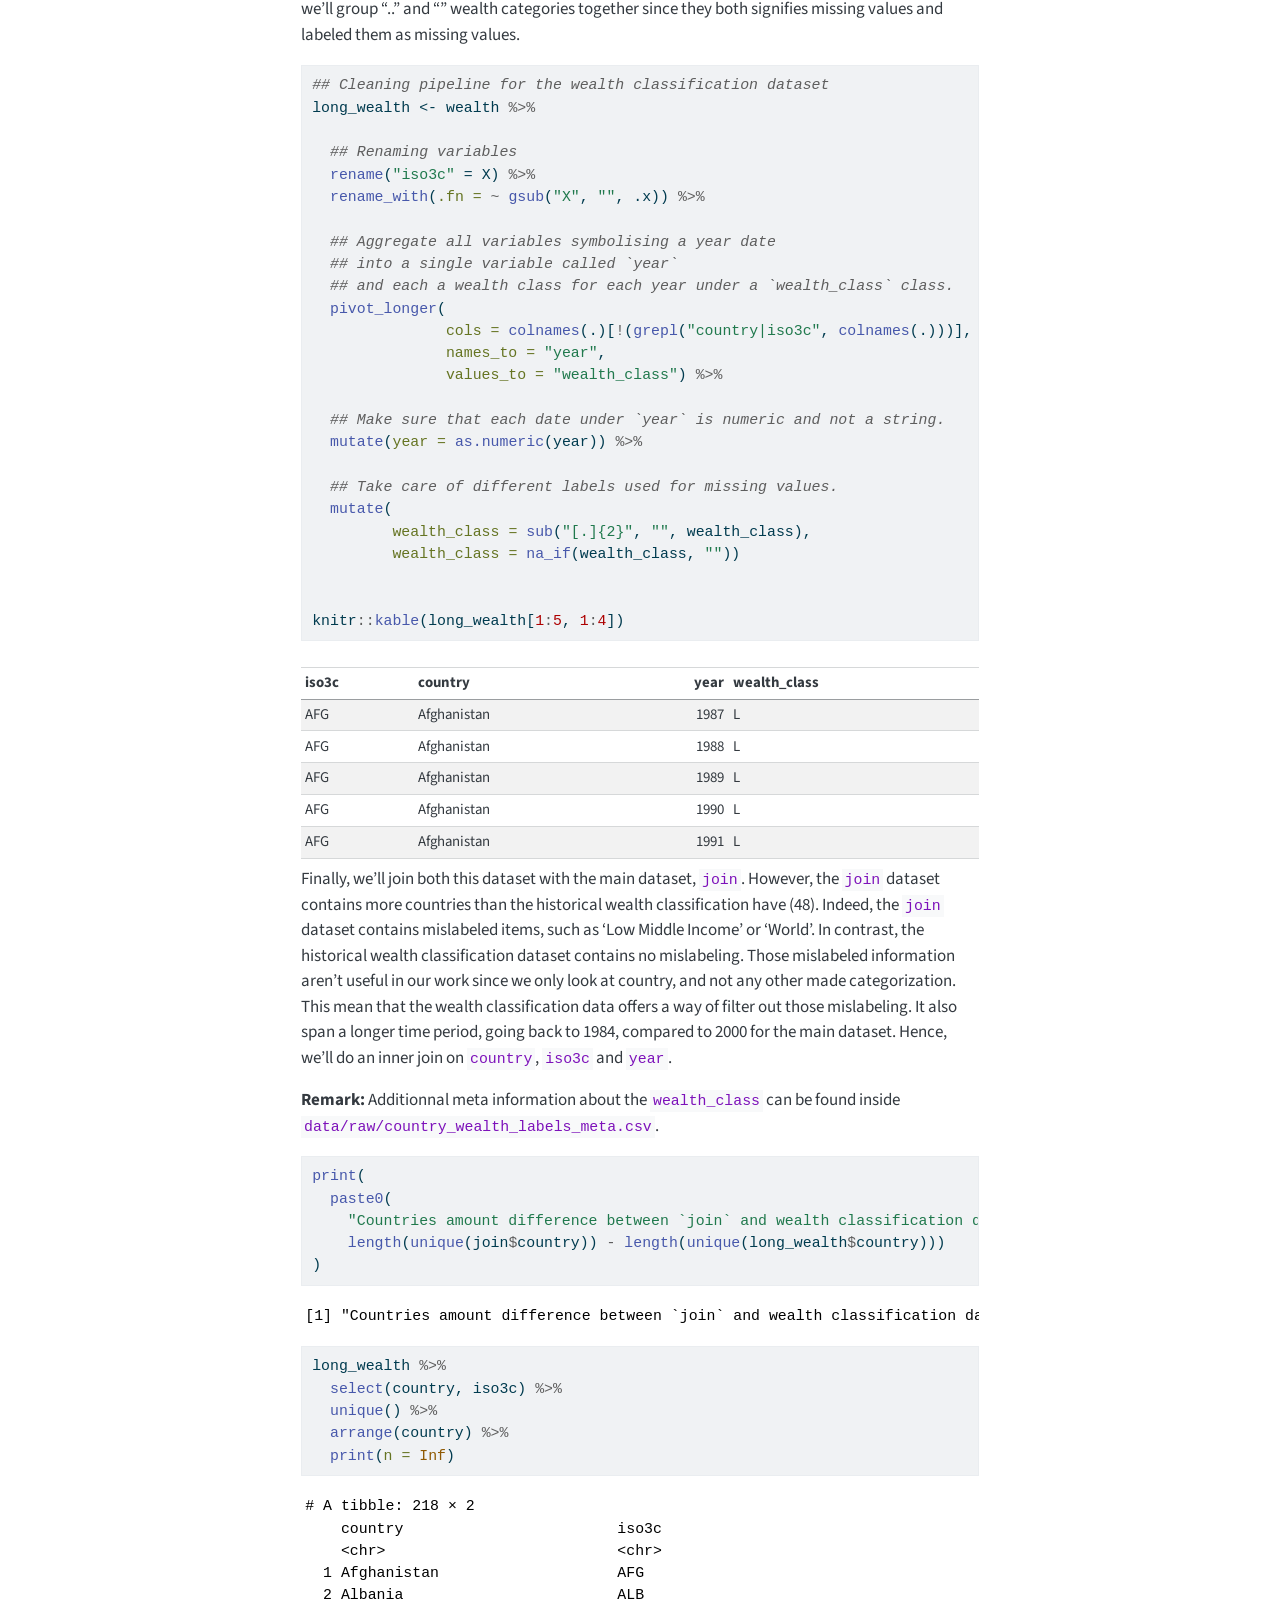
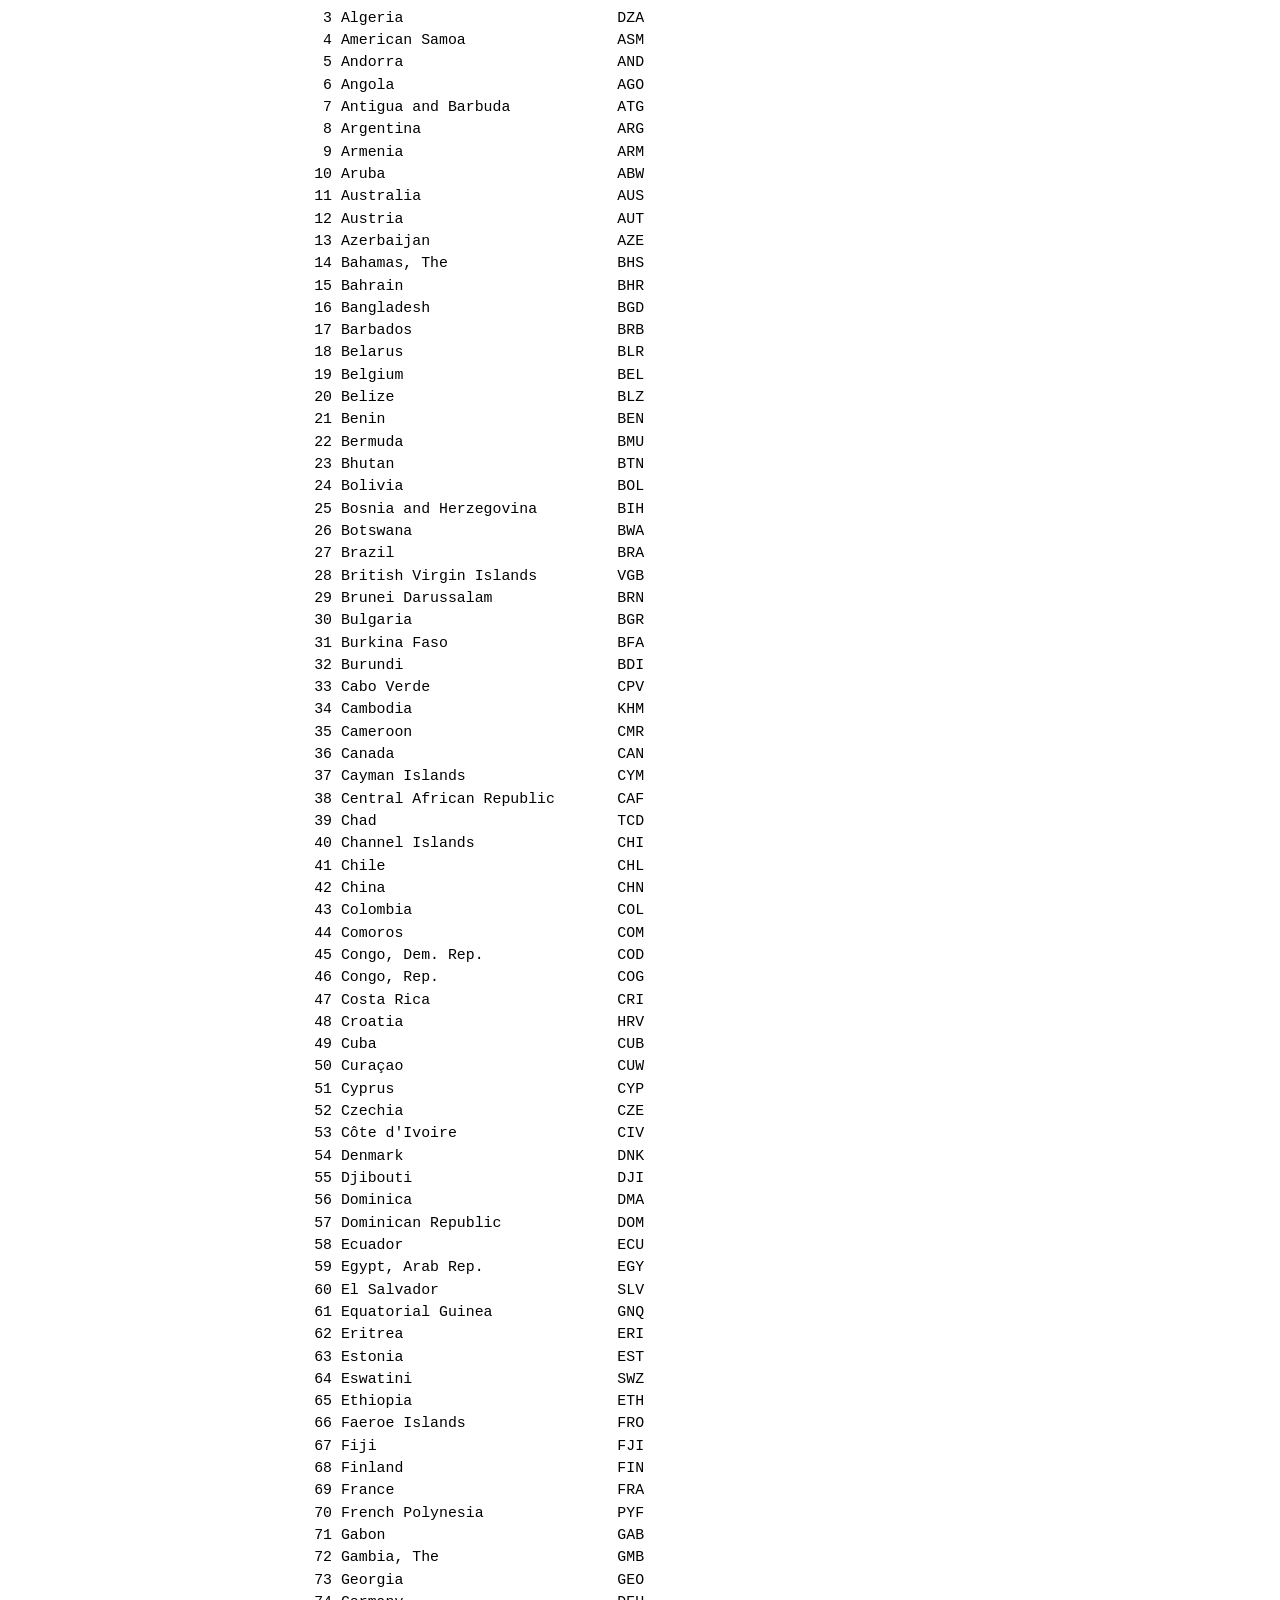
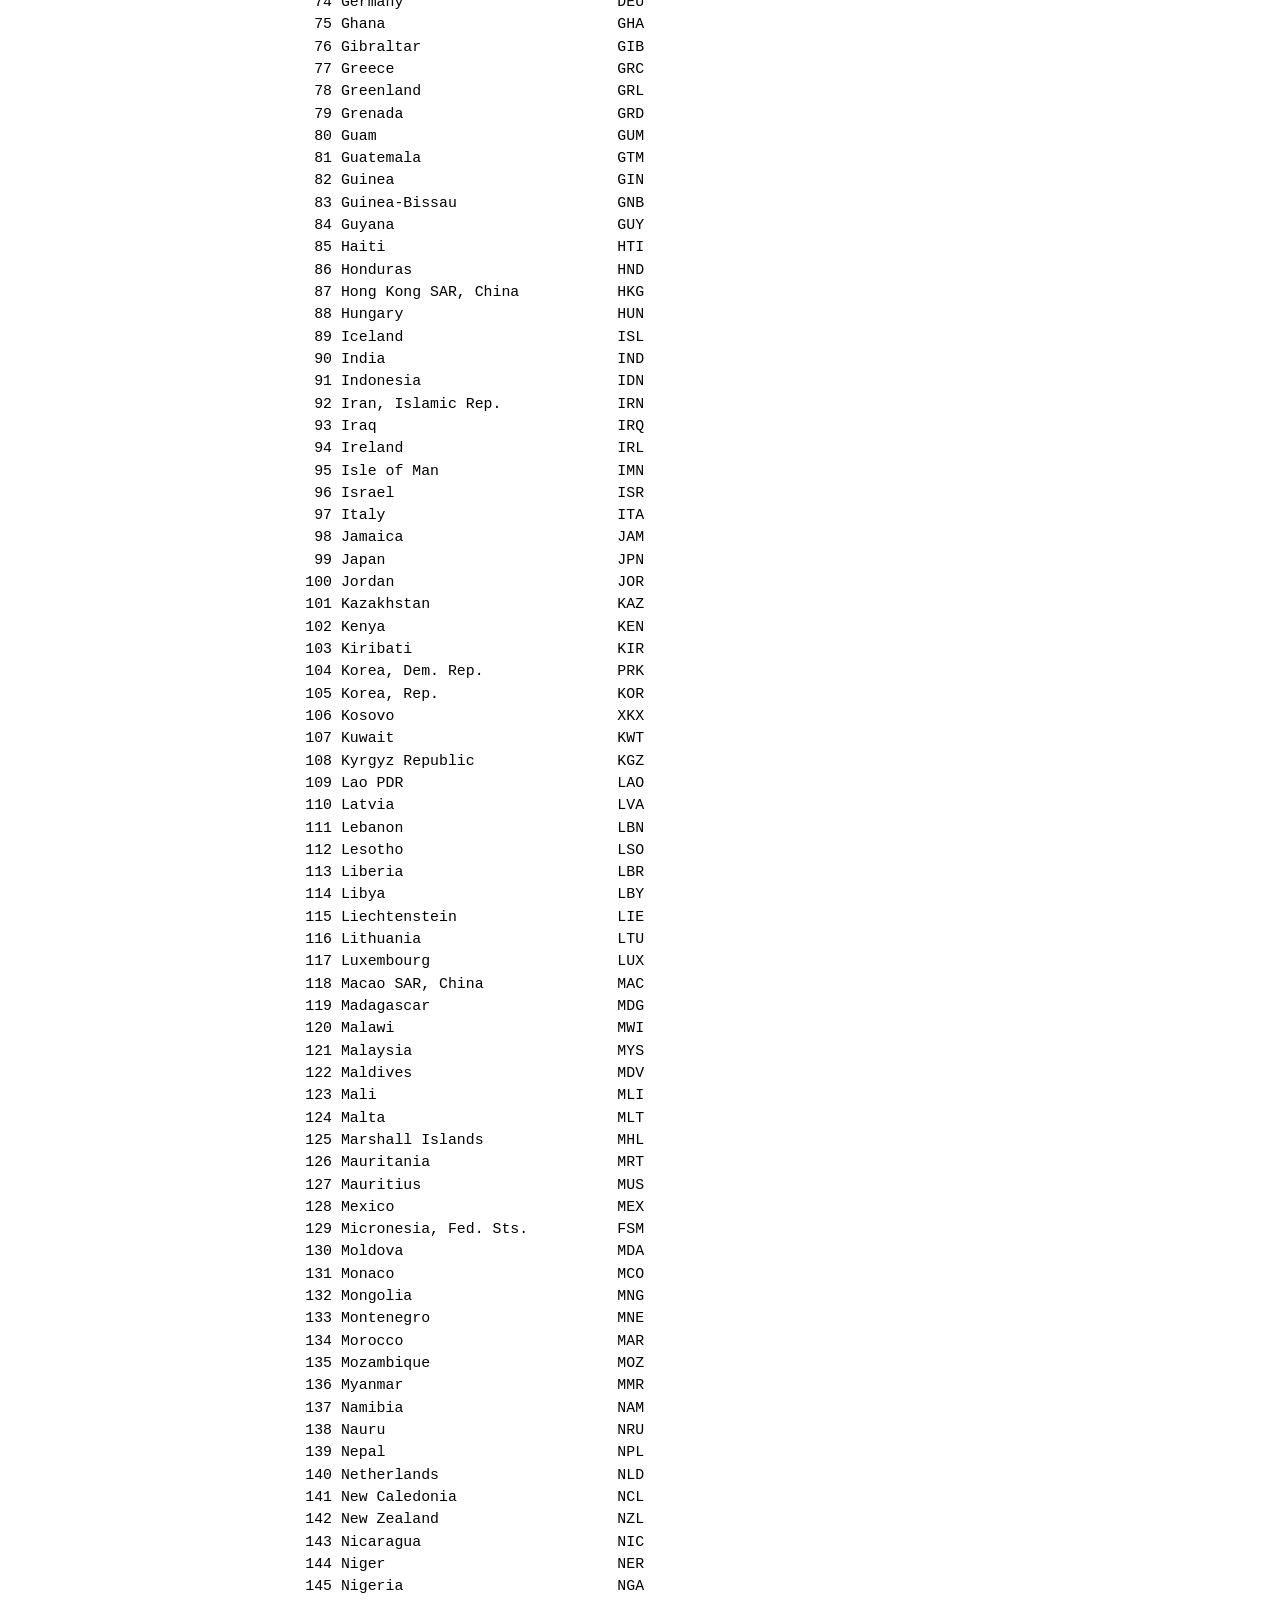
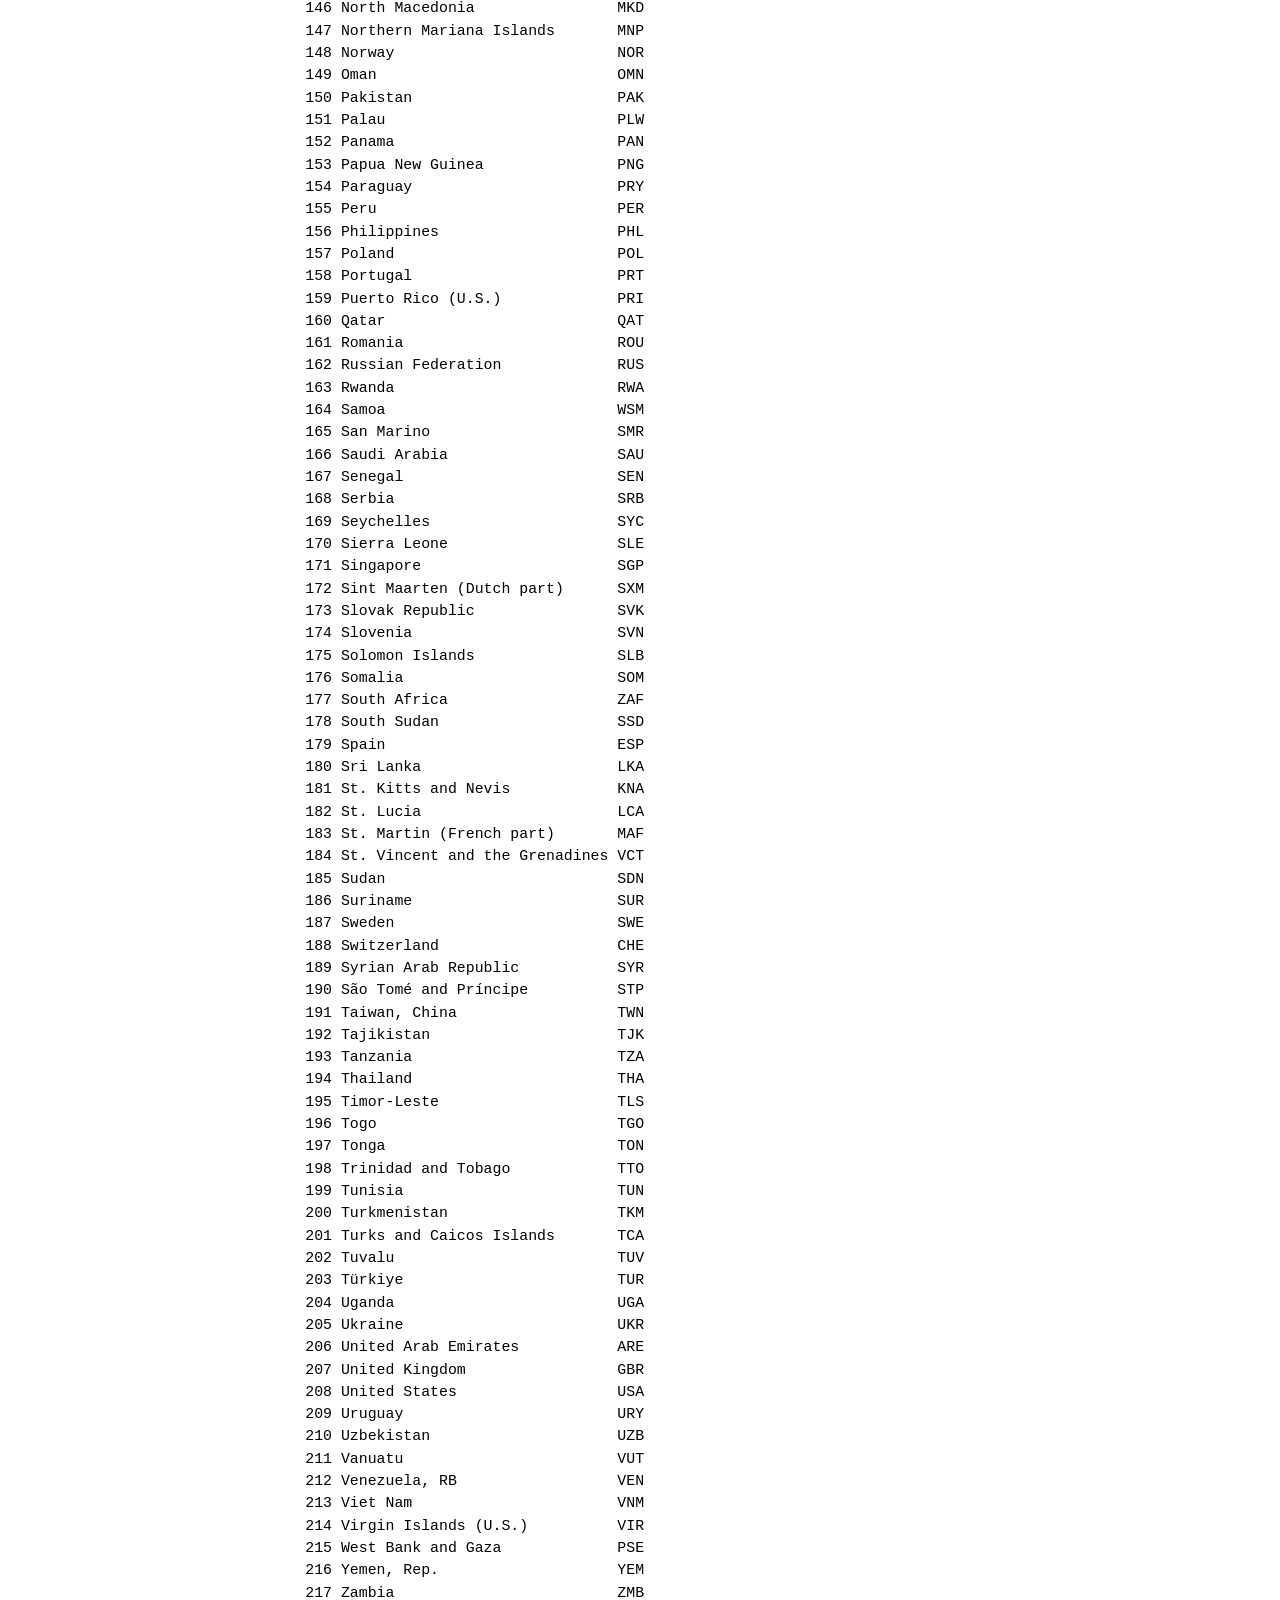
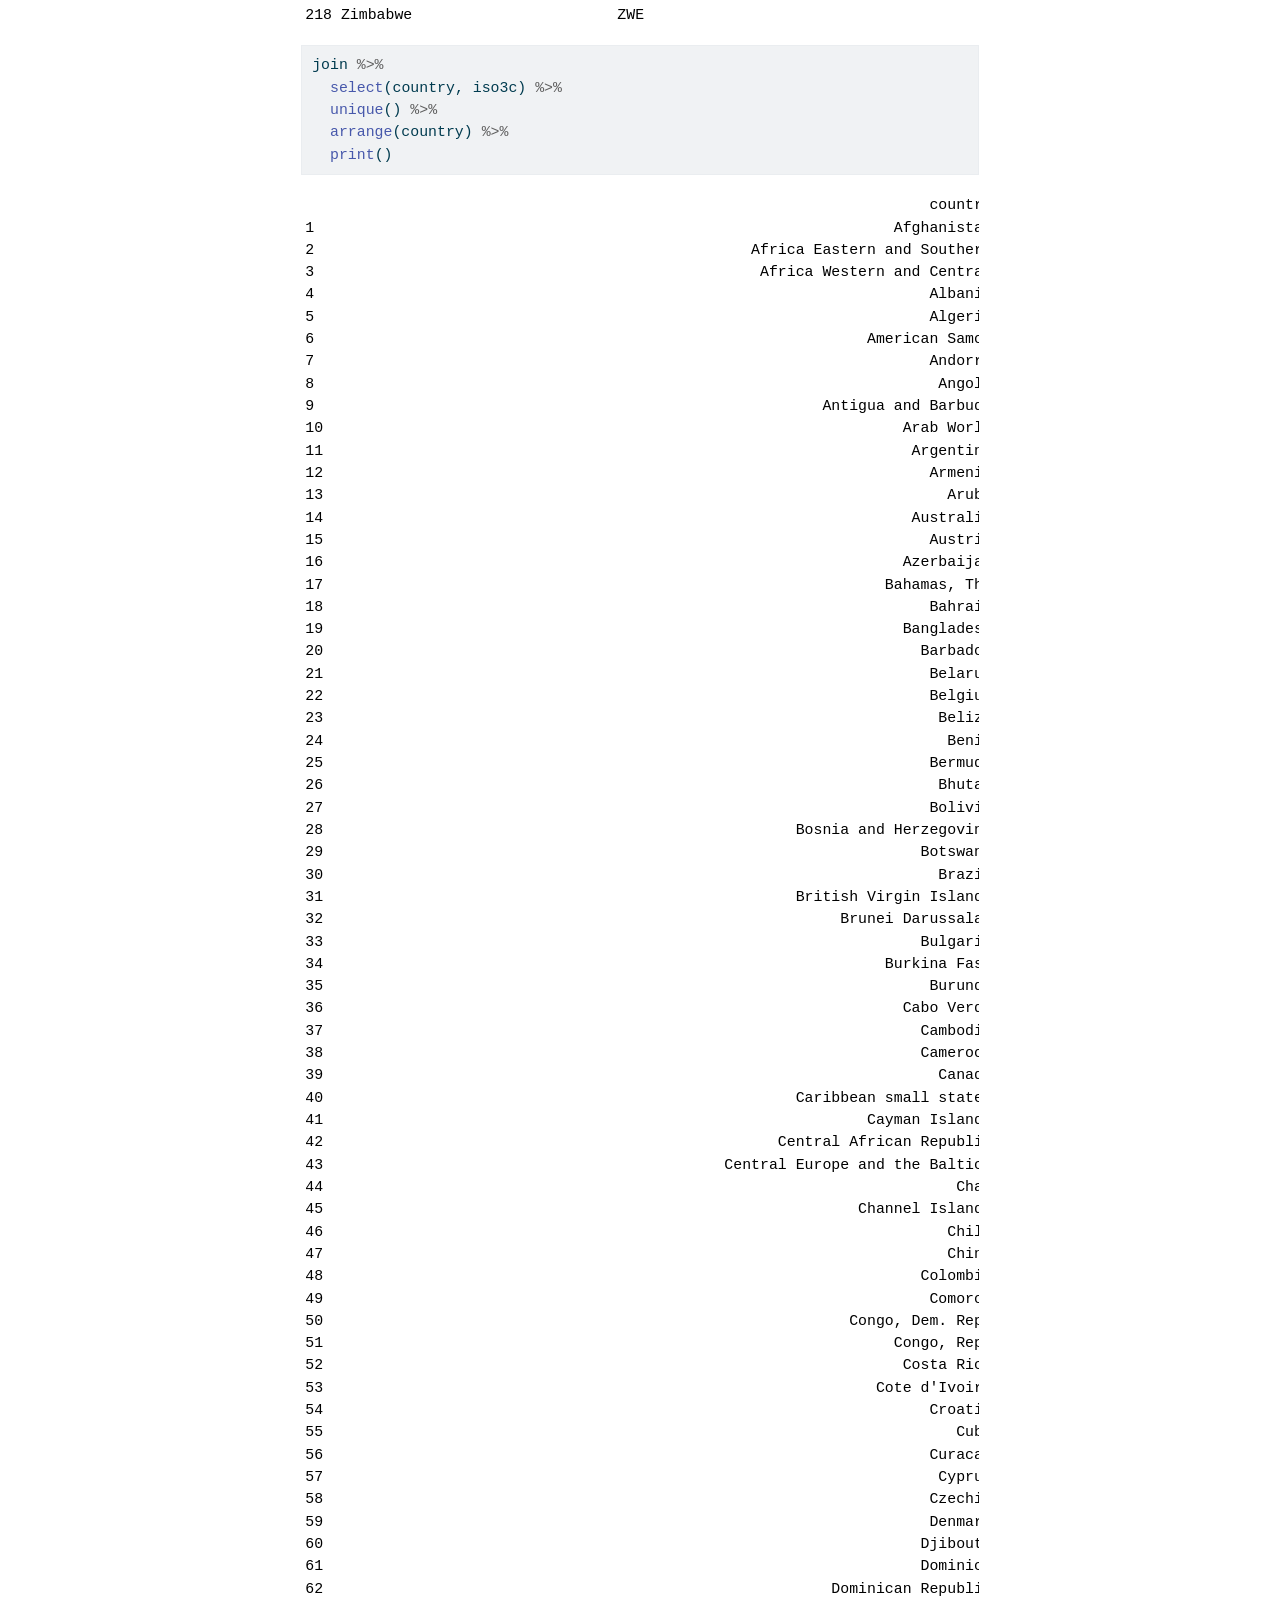
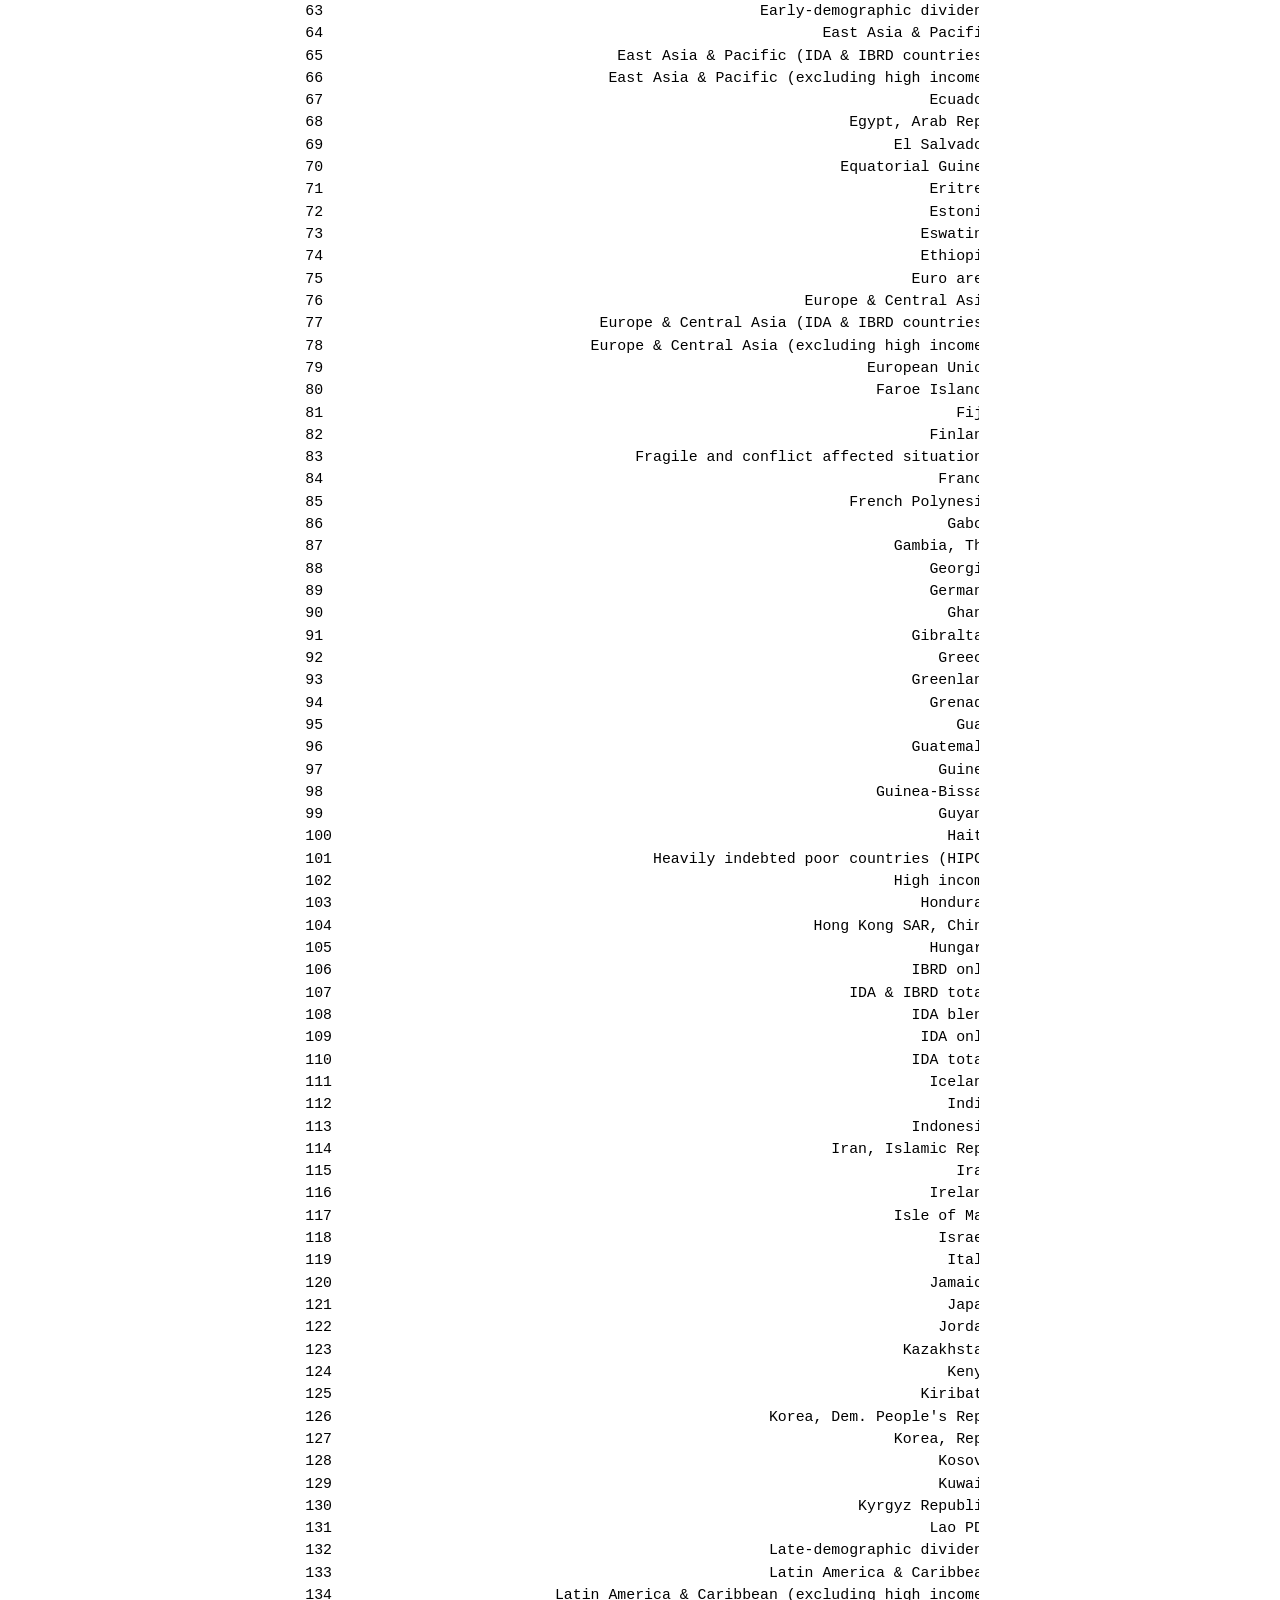
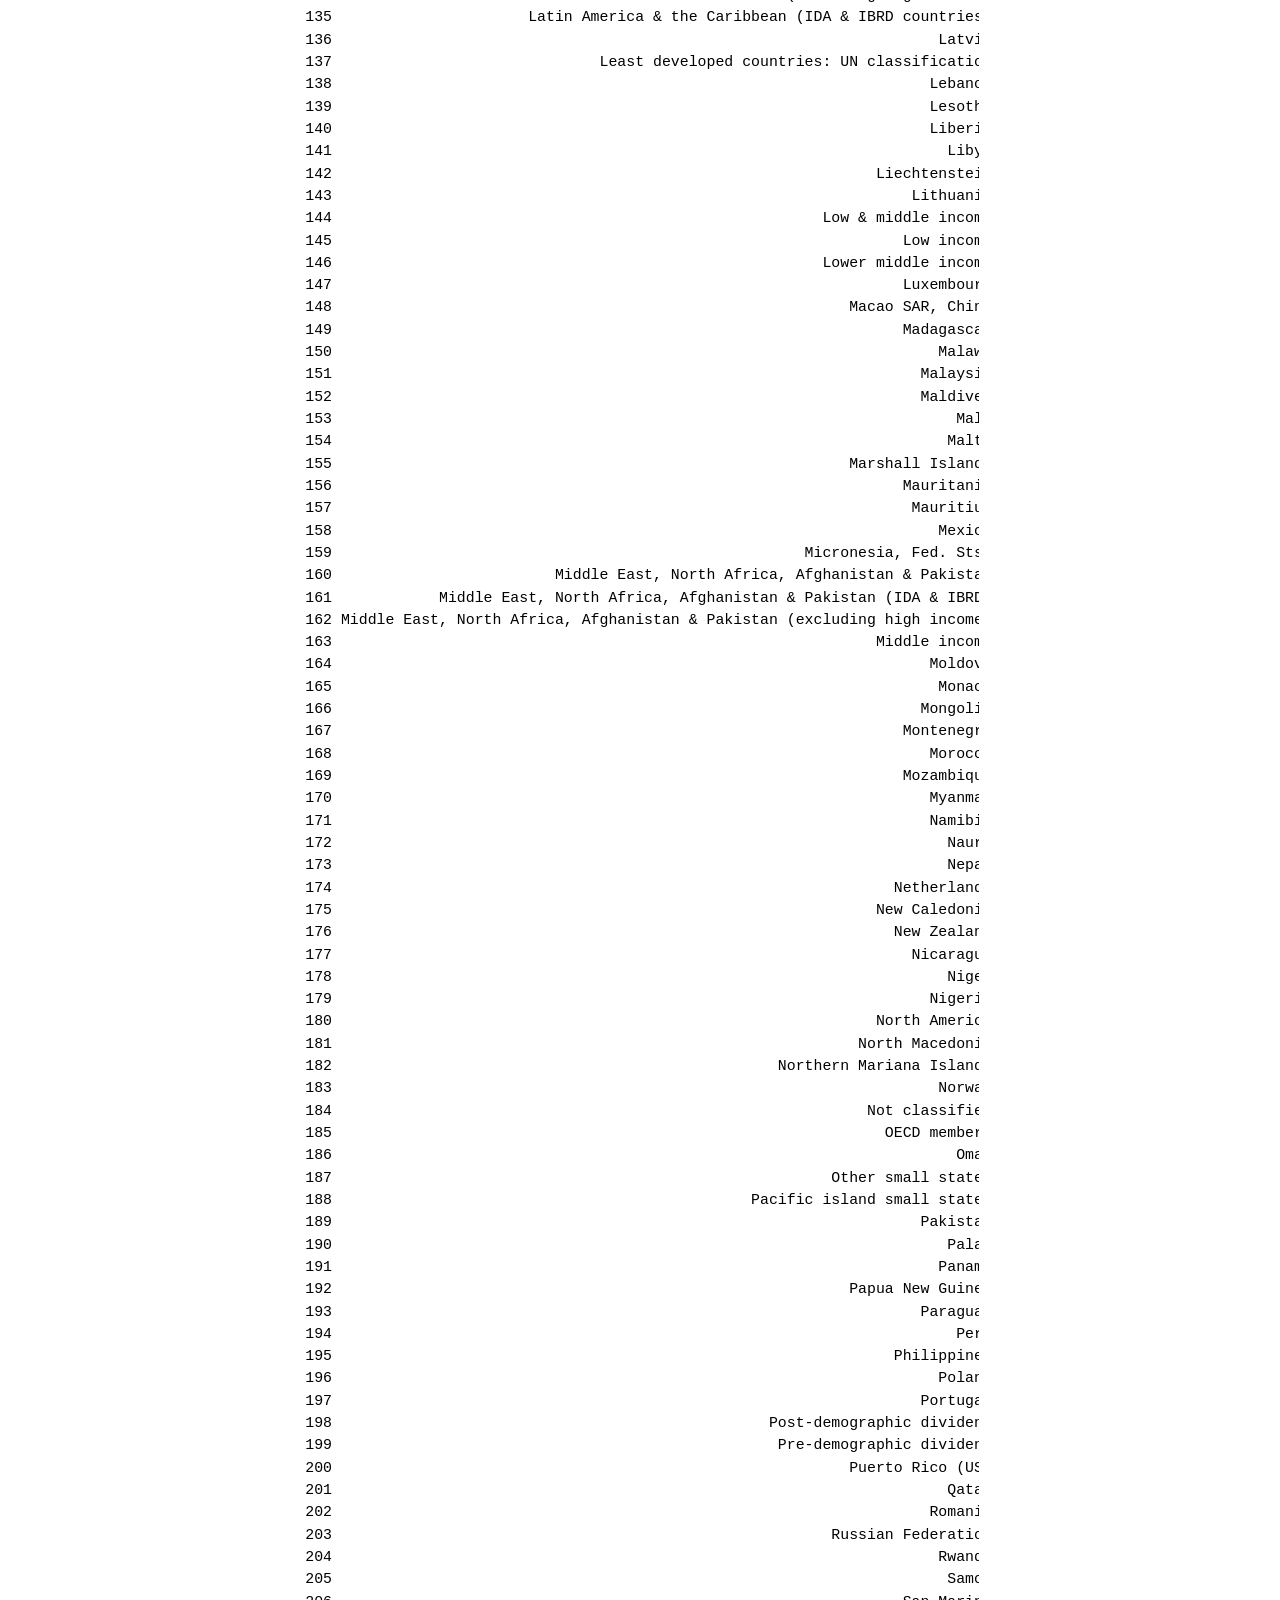
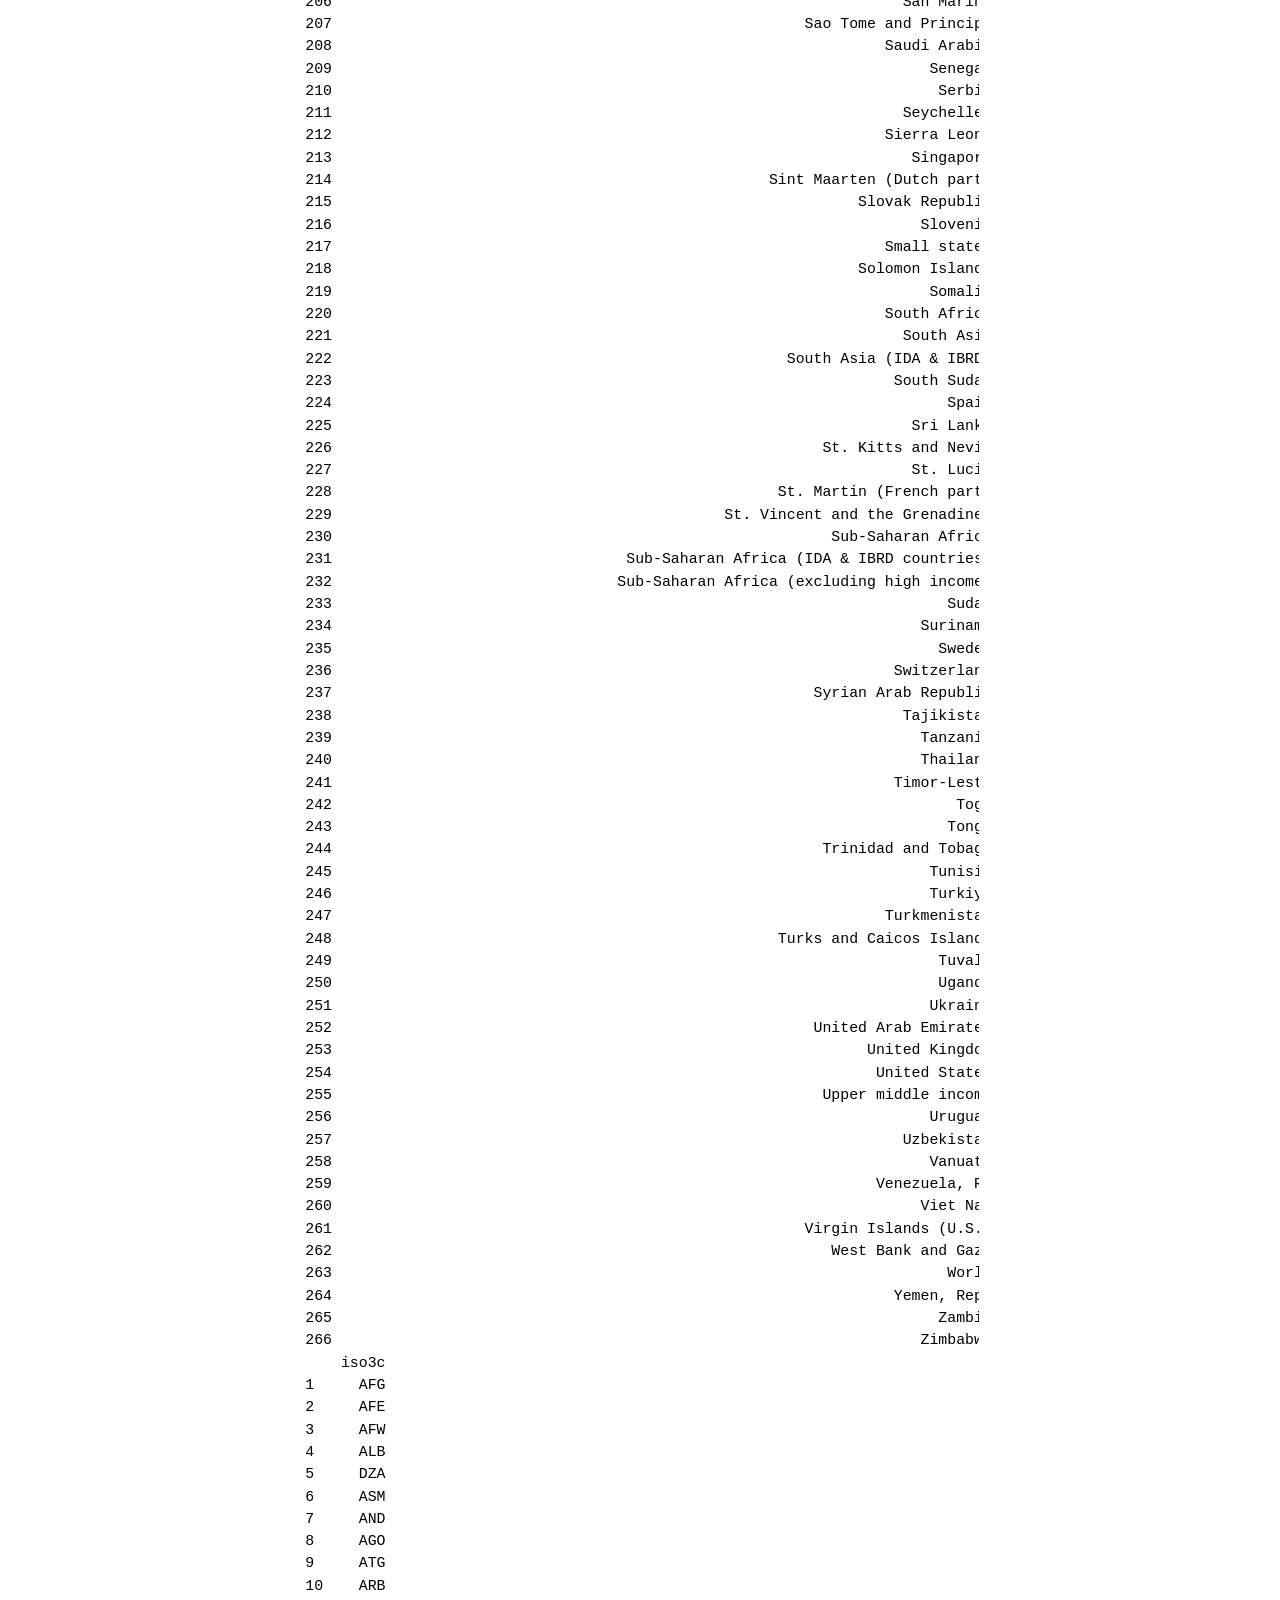
<file: _book/data_joining.html>
<!DOCTYPE html>
<html xmlns="http://www.w3.org/1999/xhtml" lang="en" xml:lang="en"><head>

<meta charset="utf-8">
<meta name="generator" content="quarto-1.7.32">

<meta name="viewport" content="width=device-width, initial-scale=1.0, user-scalable=yes">


<title>8&nbsp; Data Joining – Exploration of Inflation Developement</title>
<style>
code{white-space: pre-wrap;}
span.smallcaps{font-variant: small-caps;}
div.columns{display: flex; gap: min(4vw, 1.5em);}
div.column{flex: auto; overflow-x: auto;}
div.hanging-indent{margin-left: 1.5em; text-indent: -1.5em;}
ul.task-list{list-style: none;}
ul.task-list li input[type="checkbox"] {
  width: 0.8em;
  margin: 0 0.8em 0.2em -1em; /* quarto-specific, see https://github.com/quarto-dev/quarto-cli/issues/4556 */ 
  vertical-align: middle;
}
/* CSS for syntax highlighting */
html { -webkit-text-size-adjust: 100%; }
pre > code.sourceCode { white-space: pre; position: relative; }
pre > code.sourceCode > span { display: inline-block; line-height: 1.25; }
pre > code.sourceCode > span:empty { height: 1.2em; }
.sourceCode { overflow: visible; }
code.sourceCode > span { color: inherit; text-decoration: inherit; }
div.sourceCode { margin: 1em 0; }
pre.sourceCode { margin: 0; }
@media screen {
div.sourceCode { overflow: auto; }
}
@media print {
pre > code.sourceCode { white-space: pre-wrap; }
pre > code.sourceCode > span { text-indent: -5em; padding-left: 5em; }
}
pre.numberSource code
  { counter-reset: source-line 0; }
pre.numberSource code > span
  { position: relative; left: -4em; counter-increment: source-line; }
pre.numberSource code > span > a:first-child::before
  { content: counter(source-line);
    position: relative; left: -1em; text-align: right; vertical-align: baseline;
    border: none; display: inline-block;
    -webkit-touch-callout: none; -webkit-user-select: none;
    -khtml-user-select: none; -moz-user-select: none;
    -ms-user-select: none; user-select: none;
    padding: 0 4px; width: 4em;
  }
pre.numberSource { margin-left: 3em;  padding-left: 4px; }
div.sourceCode
  {   }
@media screen {
pre > code.sourceCode > span > a:first-child::before { text-decoration: underline; }
}
</style>


<script src="site_libs/quarto-nav/quarto-nav.js"></script>
<script src="site_libs/quarto-nav/headroom.min.js"></script>
<script src="site_libs/clipboard/clipboard.min.js"></script>
<script src="site_libs/quarto-search/autocomplete.umd.js"></script>
<script src="site_libs/quarto-search/fuse.min.js"></script>
<script src="site_libs/quarto-search/quarto-search.js"></script>
<meta name="quarto:offset" content="./">
<link href="./data_cleaning.html" rel="next">
<link href="./data_creation.html" rel="prev">
<script src="site_libs/quarto-html/quarto.js" type="module"></script>
<script src="site_libs/quarto-html/tabsets/tabsets.js" type="module"></script>
<script src="site_libs/quarto-html/popper.min.js"></script>
<script src="site_libs/quarto-html/tippy.umd.min.js"></script>
<script src="site_libs/quarto-html/anchor.min.js"></script>
<link href="site_libs/quarto-html/tippy.css" rel="stylesheet">
<link href="site_libs/quarto-html/quarto-syntax-highlighting-37eea08aefeeee20ff55810ff984fec1.css" rel="stylesheet" id="quarto-text-highlighting-styles">
<script src="site_libs/bootstrap/bootstrap.min.js"></script>
<link href="site_libs/bootstrap/bootstrap-icons.css" rel="stylesheet">
<link href="site_libs/bootstrap/bootstrap-485d01fc63b59abcd3ee1bf1e8e2748d.min.css" rel="stylesheet" append-hash="true" id="quarto-bootstrap" data-mode="light">
<script id="quarto-search-options" type="application/json">{
  "location": "sidebar",
  "copy-button": false,
  "collapse-after": 3,
  "panel-placement": "start",
  "type": "textbox",
  "limit": 50,
  "keyboard-shortcut": [
    "f",
    "/",
    "s"
  ],
  "show-item-context": false,
  "language": {
    "search-no-results-text": "No results",
    "search-matching-documents-text": "matching documents",
    "search-copy-link-title": "Copy link to search",
    "search-hide-matches-text": "Hide additional matches",
    "search-more-match-text": "more match in this document",
    "search-more-matches-text": "more matches in this document",
    "search-clear-button-title": "Clear",
    "search-text-placeholder": "",
    "search-detached-cancel-button-title": "Cancel",
    "search-submit-button-title": "Submit",
    "search-label": "Search"
  }
}</script>


</head>

<body class="nav-sidebar floating quarto-light">

<div id="quarto-search-results"></div>
  <header id="quarto-header" class="headroom fixed-top">
  <nav class="quarto-secondary-nav">
    <div class="container-fluid d-flex">
      <button type="button" class="quarto-btn-toggle btn" data-bs-toggle="collapse" role="button" data-bs-target=".quarto-sidebar-collapse-item" aria-controls="quarto-sidebar" aria-expanded="false" aria-label="Toggle sidebar navigation" onclick="if (window.quartoToggleHeadroom) { window.quartoToggleHeadroom(); }">
        <i class="bi bi-layout-text-sidebar-reverse"></i>
      </button>
        <nav class="quarto-page-breadcrumbs" aria-label="breadcrumb"><ol class="breadcrumb"><li class="breadcrumb-item"><a href="./data_joining.html"><span class="chapter-number">8</span>&nbsp; <span class="chapter-title">Data Joining</span></a></li></ol></nav>
        <a class="flex-grow-1" role="navigation" data-bs-toggle="collapse" data-bs-target=".quarto-sidebar-collapse-item" aria-controls="quarto-sidebar" aria-expanded="false" aria-label="Toggle sidebar navigation" onclick="if (window.quartoToggleHeadroom) { window.quartoToggleHeadroom(); }">      
        </a>
      <button type="button" class="btn quarto-search-button" aria-label="Search" onclick="window.quartoOpenSearch();">
        <i class="bi bi-search"></i>
      </button>
    </div>
  </nav>
</header>
<!-- content -->
<div id="quarto-content" class="quarto-container page-columns page-rows-contents page-layout-article">
<!-- sidebar -->
  <nav id="quarto-sidebar" class="sidebar collapse collapse-horizontal quarto-sidebar-collapse-item sidebar-navigation floating overflow-auto">
    <div class="pt-lg-2 mt-2 text-left sidebar-header">
    <div class="sidebar-title mb-0 py-0">
      <a href="./">Exploration of Inflation Developement</a> 
    </div>
      </div>
        <div class="mt-2 flex-shrink-0 align-items-center">
        <div class="sidebar-search">
        <div id="quarto-search" class="" title="Search"></div>
        </div>
        </div>
    <div class="sidebar-menu-container"> 
    <ul class="list-unstyled mt-1">
        <li class="sidebar-item sidebar-item-section">
      <span class="sidebar-item-text sidebar-link text-start">
 <span class="menu-text">Report</span></span>
  </li>
        <li class="sidebar-item">
  <div class="sidebar-item-container"> 
  <a href="./index.html" class="sidebar-item-text sidebar-link">
 <span class="menu-text">Preface</span></a>
  </div>
</li>
        <li class="sidebar-item">
  <div class="sidebar-item-container"> 
  <a href="./intro.html" class="sidebar-item-text sidebar-link">
 <span class="menu-text"><span class="chapter-number">1</span>&nbsp; <span class="chapter-title">Introduction</span></span></a>
  </div>
</li>
        <li class="sidebar-item">
  <div class="sidebar-item-container"> 
  <a href="./overview.html" class="sidebar-item-text sidebar-link">
 <span class="menu-text"><span class="chapter-number">2</span>&nbsp; <span class="chapter-title">Data overview</span></span></a>
  </div>
</li>
        <li class="sidebar-item">
  <div class="sidebar-item-container"> 
  <a href="./exploration.html" class="sidebar-item-text sidebar-link">
 <span class="menu-text"><span class="chapter-number">3</span>&nbsp; <span class="chapter-title">Exploration</span></span></a>
  </div>
</li>
        <li class="sidebar-item">
  <div class="sidebar-item-container"> 
  <a href="./pred.html" class="sidebar-item-text sidebar-link">
 <span class="menu-text"><span class="chapter-number">4</span>&nbsp; <span class="chapter-title">Prediction inflation rate</span></span></a>
  </div>
</li>
        <li class="sidebar-item">
  <div class="sidebar-item-container"> 
  <a href="./conclusion.html" class="sidebar-item-text sidebar-link">
 <span class="menu-text"><span class="chapter-number">5</span>&nbsp; <span class="chapter-title">Conclusion</span></span></a>
  </div>
</li>
        <li class="sidebar-item">
  <div class="sidebar-item-container"> 
  <a href="./references.html" class="sidebar-item-text sidebar-link">
 <span class="menu-text">References</span></a>
  </div>
</li>
        <li class="sidebar-item sidebar-item-section">
      <span class="sidebar-item-text sidebar-link text-start">
 <span class="menu-text">Appendices</span></span>
  </li>
        <li class="sidebar-item">
  <div class="sidebar-item-container"> 
  <a href="./appendix.html" class="sidebar-item-text sidebar-link">
 <span class="menu-text"><span class="chapter-number">6</span>&nbsp; <span class="chapter-title">Appendix</span></span></a>
  </div>
</li>
        <li class="sidebar-item sidebar-item-section">
      <span class="sidebar-item-text sidebar-link text-start">
 <span class="menu-text">Code</span></span>
  </li>
        <li class="sidebar-item">
  <div class="sidebar-item-container"> 
  <a href="./data_creation.html" class="sidebar-item-text sidebar-link">
 <span class="menu-text"><span class="chapter-number">7</span>&nbsp; <span class="chapter-title">Data Creation</span></span></a>
  </div>
</li>
        <li class="sidebar-item">
  <div class="sidebar-item-container"> 
  <a href="./data_joining.html" class="sidebar-item-text sidebar-link active">
 <span class="menu-text"><span class="chapter-number">8</span>&nbsp; <span class="chapter-title">Data Joining</span></span></a>
  </div>
</li>
        <li class="sidebar-item">
  <div class="sidebar-item-container"> 
  <a href="./data_cleaning.html" class="sidebar-item-text sidebar-link">
 <span class="menu-text"><span class="chapter-number">9</span>&nbsp; <span class="chapter-title">Data Cleaning</span></span></a>
  </div>
</li>
    </ul>
    </div>
</nav>
<div id="quarto-sidebar-glass" class="quarto-sidebar-collapse-item" data-bs-toggle="collapse" data-bs-target=".quarto-sidebar-collapse-item"></div>
<!-- margin-sidebar -->
    <div id="quarto-margin-sidebar" class="sidebar margin-sidebar">
        <nav id="TOC" role="doc-toc" class="toc-active">
    <h2 id="toc-title">Table of contents</h2>
   
  <ul>
  <li><a href="#indicator-datasets-join" id="toc-indicator-datasets-join" class="nav-link active" data-scroll-target="#indicator-datasets-join"><span class="header-section-number">9</span> Indicator datasets join</a></li>
  <li><a href="#wealth-classification" id="toc-wealth-classification" class="nav-link" data-scroll-target="#wealth-classification"><span class="header-section-number">10</span> Wealth classification</a>
  <ul class="collapse">
  <li><a href="#cleaning" id="toc-cleaning" class="nav-link" data-scroll-target="#cleaning"><span class="header-section-number">10.1</span> Cleaning</a></li>
  </ul></li>
  </ul>
</nav>
    </div>
<!-- main -->
<main class="content" id="quarto-document-content">

<header id="title-block-header" class="quarto-title-block default">
<div class="quarto-title">
<h1 class="title"><span class="chapter-number">8</span>&nbsp; <span class="chapter-title">Data Joining</span></h1>
</div>



<div class="quarto-title-meta">

    
  
    
  </div>
  


</header>


<p>The analysis is supported by 3 different datasets. The first dataset - <code>main</code> - contains financial and economical indicators of multiple countries between 2000 and 2024. The second dataset - <code>comp</code>, similar to <code>main</code>, contains socio-economical indicators of multiple countries between 2000 and 2024. The third dataset contains yearly country classificaiton by income level.</p>
<p>Naturally, those 3 different dataset needs to be merged into a single dataset. The first steps will be to merge <code>main</code> and <code>comp</code> together. The second step will be to add the wealth classification. The joining process as well as the choiced made are explained below.</p>
<div class="cell">
<div class="sourceCode cell-code" id="cb1"><pre class="sourceCode r code-with-copy"><code class="sourceCode r"><span id="cb1-1"><a href="#cb1-1" aria-hidden="true" tabindex="-1"></a><span class="fu">library</span>(DT)</span>
<span id="cb1-2"><a href="#cb1-2" aria-hidden="true" tabindex="-1"></a><span class="fu">library</span>(dplyr)</span>
<span id="cb1-3"><a href="#cb1-3" aria-hidden="true" tabindex="-1"></a><span class="fu">library</span>(tidyr)</span>
<span id="cb1-4"><a href="#cb1-4" aria-hidden="true" tabindex="-1"></a><span class="fu">library</span>(ggplot2)</span>
<span id="cb1-5"><a href="#cb1-5" aria-hidden="true" tabindex="-1"></a><span class="fu">library</span>(plotly)</span>
<span id="cb1-6"><a href="#cb1-6" aria-hidden="true" tabindex="-1"></a><span class="fu">library</span>(patchwork)</span>
<span id="cb1-7"><a href="#cb1-7" aria-hidden="true" tabindex="-1"></a><span class="fu">library</span>(rstatix)</span>
<span id="cb1-8"><a href="#cb1-8" aria-hidden="true" tabindex="-1"></a><span class="fu">library</span>(GGally)</span>
<span id="cb1-9"><a href="#cb1-9" aria-hidden="true" tabindex="-1"></a><span class="fu">library</span>(ggcorrplot)</span>
<span id="cb1-10"><a href="#cb1-10" aria-hidden="true" tabindex="-1"></a><span class="fu">library</span>(fixest)</span>
<span id="cb1-11"><a href="#cb1-11" aria-hidden="true" tabindex="-1"></a><span class="fu">library</span>(here)</span>
<span id="cb1-12"><a href="#cb1-12" aria-hidden="true" tabindex="-1"></a><span class="fu">library</span>(psych)</span></code><button title="Copy to Clipboard" class="code-copy-button"><i class="bi"></i></button></pre></div>
</div>
<div class="cell">
<div class="sourceCode cell-code" id="cb2"><pre class="sourceCode r code-with-copy"><code class="sourceCode r"><span id="cb2-1"><a href="#cb2-1" aria-hidden="true" tabindex="-1"></a><span class="co"># Data used in most plots (has life_expectancy, fertility_rate, etc.)</span></span>
<span id="cb2-2"><a href="#cb2-2" aria-hidden="true" tabindex="-1"></a>join_labeled <span class="ot">&lt;-</span> <span class="fu">readRDS</span>(<span class="fu">here</span>(<span class="st">"data"</span>, <span class="st">"processed"</span>, <span class="st">"join_labeled.rds"</span>))</span>
<span id="cb2-3"><a href="#cb2-3" aria-hidden="true" tabindex="-1"></a></span>
<span id="cb2-4"><a href="#cb2-4" aria-hidden="true" tabindex="-1"></a><span class="co"># Data used in the Appendix.</span></span>
<span id="cb2-5"><a href="#cb2-5" aria-hidden="true" tabindex="-1"></a><span class="co"># Has descriptive uses mostly in this notebook</span></span>
<span id="cb2-6"><a href="#cb2-6" aria-hidden="true" tabindex="-1"></a>wealth <span class="ot">&lt;-</span> <span class="fu">read.csv</span>(<span class="fu">here</span>(<span class="st">"data"</span>, <span class="st">"raw"</span>, <span class="st">"country_wealth_labels_meta.csv"</span>))</span>
<span id="cb2-7"><a href="#cb2-7" aria-hidden="true" tabindex="-1"></a><span class="co"># Rename columns for aethestics</span></span>
<span id="cb2-8"><a href="#cb2-8" aria-hidden="true" tabindex="-1"></a><span class="fu">colnames</span>(wealth) <span class="ot">&lt;-</span> <span class="fu">append</span>(<span class="fu">c</span>(<span class="st">"labels"</span>), <span class="fu">sapply</span>(<span class="fu">seq</span>(<span class="dv">1987</span>, <span class="dv">2024</span>), <span class="at">FUN =</span> as.character))</span></code><button title="Copy to Clipboard" class="code-copy-button"><i class="bi"></i></button></pre></div>
</div>
<section id="indicator-datasets-join" class="level1" data-number="9">
<h1 data-number="9"><span class="header-section-number">9</span> Indicator datasets join</h1>
<p>As mentioned before, the first step is the merging of both datasets of indicators. As demonstrated below, there are multiple candidates for merging keys:</p>
<ul>
<li>‘year’: containing unique year value from 2000 to 2024</li>
<li>‘country’: containing 265 countries around the world name in the english locale.</li>
<li>‘iso2c’ and ‘iso3c’, which are country identifiers.</li>
</ul>
<p>As the ‘comp’ data is only complementary to ‘main’, a right join on main is sensible. In order to avoid duplicated columns, we’ll join those 4 possible identifiers.</p>
<div class="cell">
<div class="sourceCode cell-code" id="cb3"><pre class="sourceCode r code-with-copy"><code class="sourceCode r"><span id="cb3-1"><a href="#cb3-1" aria-hidden="true" tabindex="-1"></a>main <span class="ot">&lt;-</span> <span class="fu">readRDS</span>(<span class="fu">here</span>(<span class="st">"data"</span>, <span class="st">"raw"</span>, <span class="st">"main.rds"</span>))</span>
<span id="cb3-2"><a href="#cb3-2" aria-hidden="true" tabindex="-1"></a>comp <span class="ot">&lt;-</span> <span class="fu">readRDS</span>(<span class="fu">here</span>(<span class="st">"data"</span>, <span class="st">"raw"</span>, <span class="st">"main.rds"</span>))</span></code><button title="Copy to Clipboard" class="code-copy-button"><i class="bi"></i></button></pre></div>
</div>
<div class="cell">
<div class="sourceCode cell-code" id="cb4"><pre class="sourceCode r code-with-copy"><code class="sourceCode r"><span id="cb4-1"><a href="#cb4-1" aria-hidden="true" tabindex="-1"></a><span class="fu">print</span>(<span class="fu">paste0</span>(<span class="st">"Length of the 'year' column in `main`: "</span>, <span class="fu">length</span>(main<span class="sc">$</span>year)))</span></code><button title="Copy to Clipboard" class="code-copy-button"><i class="bi"></i></button></pre></div>
<div class="cell-output cell-output-stdout">
<pre><code>[1] "Length of the 'year' column in `main`: 6650"</code></pre>
</div>
<div class="sourceCode cell-code" id="cb6"><pre class="sourceCode r code-with-copy"><code class="sourceCode r"><span id="cb6-1"><a href="#cb6-1" aria-hidden="true" tabindex="-1"></a><span class="fu">print</span>(<span class="fu">paste0</span>(<span class="st">"Length of the 'year' column in `comp`: "</span>, <span class="fu">length</span>(comp<span class="sc">$</span>year)))</span></code><button title="Copy to Clipboard" class="code-copy-button"><i class="bi"></i></button></pre></div>
<div class="cell-output cell-output-stdout">
<pre><code>[1] "Length of the 'year' column in `comp`: 6650"</code></pre>
</div>
<div class="sourceCode cell-code" id="cb8"><pre class="sourceCode r code-with-copy"><code class="sourceCode r"><span id="cb8-1"><a href="#cb8-1" aria-hidden="true" tabindex="-1"></a><span class="fu">print</span>(</span>
<span id="cb8-2"><a href="#cb8-2" aria-hidden="true" tabindex="-1"></a>  <span class="fu">paste0</span>(<span class="st">"'year' in main ranges from "</span>, <span class="fu">min</span>(main<span class="sc">$</span>year), <span class="st">"to "</span>, <span class="fu">max</span>(main<span class="sc">$</span>year))</span>
<span id="cb8-3"><a href="#cb8-3" aria-hidden="true" tabindex="-1"></a>)</span></code><button title="Copy to Clipboard" class="code-copy-button"><i class="bi"></i></button></pre></div>
<div class="cell-output cell-output-stdout">
<pre><code>[1] "'year' in main ranges from 2000to 2024"</code></pre>
</div>
<div class="sourceCode cell-code" id="cb10"><pre class="sourceCode r code-with-copy"><code class="sourceCode r"><span id="cb10-1"><a href="#cb10-1" aria-hidden="true" tabindex="-1"></a><span class="fu">print</span>(</span>
<span id="cb10-2"><a href="#cb10-2" aria-hidden="true" tabindex="-1"></a>  <span class="fu">paste0</span>(<span class="st">"'year' in main ranges from "</span>, <span class="fu">min</span>(comp<span class="sc">$</span>year), <span class="st">"to "</span>, <span class="fu">max</span>(comp<span class="sc">$</span>year))</span>
<span id="cb10-3"><a href="#cb10-3" aria-hidden="true" tabindex="-1"></a>)</span></code><button title="Copy to Clipboard" class="code-copy-button"><i class="bi"></i></button></pre></div>
<div class="cell-output cell-output-stdout">
<pre><code>[1] "'year' in main ranges from 2000to 2024"</code></pre>
</div>
</div>
<div class="cell">
<div class="sourceCode cell-code" id="cb12"><pre class="sourceCode r code-with-copy"><code class="sourceCode r"><span id="cb12-1"><a href="#cb12-1" aria-hidden="true" tabindex="-1"></a><span class="fu">print</span>(</span>
<span id="cb12-2"><a href="#cb12-2" aria-hidden="true" tabindex="-1"></a>  <span class="fu">paste0</span>(</span>
<span id="cb12-3"><a href="#cb12-3" aria-hidden="true" tabindex="-1"></a>         <span class="st">"Amount of recorded unique countries in `main`: "</span>,</span>
<span id="cb12-4"><a href="#cb12-4" aria-hidden="true" tabindex="-1"></a>         <span class="fu">length</span>(<span class="fu">unique</span>(main<span class="sc">$</span>country)),</span>
<span id="cb12-5"><a href="#cb12-5" aria-hidden="true" tabindex="-1"></a>         <span class="st">" for "</span>,</span>
<span id="cb12-6"><a href="#cb12-6" aria-hidden="true" tabindex="-1"></a>         <span class="fu">length</span>(main<span class="sc">$</span>country),</span>
<span id="cb12-7"><a href="#cb12-7" aria-hidden="true" tabindex="-1"></a>         <span class="st">" total observations"</span>)</span>
<span id="cb12-8"><a href="#cb12-8" aria-hidden="true" tabindex="-1"></a>)</span></code><button title="Copy to Clipboard" class="code-copy-button"><i class="bi"></i></button></pre></div>
<div class="cell-output cell-output-stdout">
<pre><code>[1] "Amount of recorded unique countries in `main`: 266 for 6650 total observations"</code></pre>
</div>
<div class="sourceCode cell-code" id="cb14"><pre class="sourceCode r code-with-copy"><code class="sourceCode r"><span id="cb14-1"><a href="#cb14-1" aria-hidden="true" tabindex="-1"></a><span class="fu">print</span>(</span>
<span id="cb14-2"><a href="#cb14-2" aria-hidden="true" tabindex="-1"></a>  <span class="fu">paste0</span>(</span>
<span id="cb14-3"><a href="#cb14-3" aria-hidden="true" tabindex="-1"></a>         <span class="st">"Amount of recorded unique countries in `comp`: "</span>,</span>
<span id="cb14-4"><a href="#cb14-4" aria-hidden="true" tabindex="-1"></a>         <span class="fu">length</span>(<span class="fu">unique</span>(comp<span class="sc">$</span>country)),</span>
<span id="cb14-5"><a href="#cb14-5" aria-hidden="true" tabindex="-1"></a>         <span class="st">" for "</span>,</span>
<span id="cb14-6"><a href="#cb14-6" aria-hidden="true" tabindex="-1"></a>         <span class="fu">length</span>(comp<span class="sc">$</span>country),</span>
<span id="cb14-7"><a href="#cb14-7" aria-hidden="true" tabindex="-1"></a>         <span class="st">" total observations"</span>)</span>
<span id="cb14-8"><a href="#cb14-8" aria-hidden="true" tabindex="-1"></a>)</span></code><button title="Copy to Clipboard" class="code-copy-button"><i class="bi"></i></button></pre></div>
<div class="cell-output cell-output-stdout">
<pre><code>[1] "Amount of recorded unique countries in `comp`: 266 for 6650 total observations"</code></pre>
</div>
<div class="sourceCode cell-code" id="cb16"><pre class="sourceCode r code-with-copy"><code class="sourceCode r"><span id="cb16-1"><a href="#cb16-1" aria-hidden="true" tabindex="-1"></a><span class="fu">print</span>(</span>
<span id="cb16-2"><a href="#cb16-2" aria-hidden="true" tabindex="-1"></a>  <span class="fu">paste0</span>(</span>
<span id="cb16-3"><a href="#cb16-3" aria-hidden="true" tabindex="-1"></a>         <span class="st">"Is Switzerland named 'Switzerland' (EN)? "</span>,</span>
<span id="cb16-4"><a href="#cb16-4" aria-hidden="true" tabindex="-1"></a>         (<span class="st">"Switzerland"</span> <span class="sc">%in%</span> <span class="fu">unique</span>(main<span class="sc">$</span>country)) <span class="sc">&amp;</span></span>
<span id="cb16-5"><a href="#cb16-5" aria-hidden="true" tabindex="-1"></a>           (<span class="st">"Switzerland"</span> <span class="sc">%in%</span> <span class="fu">unique</span>(comp<span class="sc">$</span>country)))</span>
<span id="cb16-6"><a href="#cb16-6" aria-hidden="true" tabindex="-1"></a>)</span></code><button title="Copy to Clipboard" class="code-copy-button"><i class="bi"></i></button></pre></div>
<div class="cell-output cell-output-stdout">
<pre><code>[1] "Is Switzerland named 'Switzerland' (EN)? TRUE"</code></pre>
</div>
</div>
<div class="cell">
<div class="sourceCode cell-code" id="cb18"><pre class="sourceCode r code-with-copy"><code class="sourceCode r"><span id="cb18-1"><a href="#cb18-1" aria-hidden="true" tabindex="-1"></a>join <span class="ot">&lt;-</span> <span class="fu">left_join</span>(main, comp, <span class="at">by =</span> <span class="fu">c</span>(<span class="st">"year"</span>, <span class="st">"country"</span>, <span class="st">"iso2c"</span>, <span class="st">"iso3c"</span>))</span></code><button title="Copy to Clipboard" class="code-copy-button"><i class="bi"></i></button></pre></div>
</div>
</section>
<section id="wealth-classification" class="level1" data-number="10">
<h1 data-number="10"><span class="header-section-number">10</span> Wealth classification</h1>
<p>We used the historical classification dataset and then joined them with the already <code>join</code> data. As the original dataset format (XLSX) of the wealth classification was unsuited for conversion to CSV, we operated a small manual transformation procedure. A prior cleaning and transformation steps will unsure that both this and <code>join</code> dataset’s format and compatible.</p>
<div class="cell">
<div class="sourceCode cell-code" id="cb19"><pre class="sourceCode r code-with-copy"><code class="sourceCode r"><span id="cb19-1"><a href="#cb19-1" aria-hidden="true" tabindex="-1"></a>wealth <span class="ot">&lt;-</span> <span class="fu">read.csv</span>(<span class="fu">here</span>(<span class="st">"data"</span>, <span class="st">"raw"</span>, <span class="st">"country_wealth_labels.csv"</span>))</span>
<span id="cb19-2"><a href="#cb19-2" aria-hidden="true" tabindex="-1"></a></span>
<span id="cb19-3"><a href="#cb19-3" aria-hidden="true" tabindex="-1"></a>knitr<span class="sc">::</span><span class="fu">kable</span>(wealth[<span class="dv">1</span><span class="sc">:</span><span class="dv">5</span>, <span class="dv">1</span><span class="sc">:</span><span class="dv">5</span>])</span></code><button title="Copy to Clipboard" class="code-copy-button"><i class="bi"></i></button></pre></div>
<div class="cell-output-display">
<table class="caption-top table table-sm table-striped small">
<thead>
<tr class="header">
<th style="text-align: left;">X</th>
<th style="text-align: left;">country</th>
<th style="text-align: left;">X1987</th>
<th style="text-align: left;">X1988</th>
<th style="text-align: left;">X1989</th>
</tr>
</thead>
<tbody>
<tr class="odd">
<td style="text-align: left;">AFG</td>
<td style="text-align: left;">Afghanistan</td>
<td style="text-align: left;">L</td>
<td style="text-align: left;">L</td>
<td style="text-align: left;">L</td>
</tr>
<tr class="even">
<td style="text-align: left;">ALB</td>
<td style="text-align: left;">Albania</td>
<td style="text-align: left;">..</td>
<td style="text-align: left;">..</td>
<td style="text-align: left;">..</td>
</tr>
<tr class="odd">
<td style="text-align: left;">DZA</td>
<td style="text-align: left;">Algeria</td>
<td style="text-align: left;">UM</td>
<td style="text-align: left;">UM</td>
<td style="text-align: left;">LM</td>
</tr>
<tr class="even">
<td style="text-align: left;">ASM</td>
<td style="text-align: left;">American Samoa</td>
<td style="text-align: left;">H</td>
<td style="text-align: left;">H</td>
<td style="text-align: left;">H</td>
</tr>
<tr class="odd">
<td style="text-align: left;">AND</td>
<td style="text-align: left;">Andorra</td>
<td style="text-align: left;">..</td>
<td style="text-align: left;">..</td>
<td style="text-align: left;">..</td>
</tr>
</tbody>
</table>
</div>
</div>
<section id="cleaning" class="level2" data-number="10.1">
<h2 data-number="10.1" class="anchored" data-anchor-id="cleaning"><span class="header-section-number">10.1</span> Cleaning</h2>
<p>First, the wide-format dataset needs to be transformed into a long-format one. All columns except for country corresponds to yearly date, will be aggregated under a <code>year</code> variable and its values under a <code>wealth_class</code> categorical variable.</p>
<p>Then each year will be stripped of their ‘X’ character and transformed into integers. Additionnaly, we’ll group “..” and “” wealth categories together since they both signifies missing values and labeled them as missing values.</p>
<div class="cell">
<div class="sourceCode cell-code" id="cb20"><pre class="sourceCode r code-with-copy"><code class="sourceCode r"><span id="cb20-1"><a href="#cb20-1" aria-hidden="true" tabindex="-1"></a><span class="do">## Cleaning pipeline for the wealth classification dataset</span></span>
<span id="cb20-2"><a href="#cb20-2" aria-hidden="true" tabindex="-1"></a>long_wealth <span class="ot">&lt;-</span> wealth <span class="sc">%&gt;%</span></span>
<span id="cb20-3"><a href="#cb20-3" aria-hidden="true" tabindex="-1"></a></span>
<span id="cb20-4"><a href="#cb20-4" aria-hidden="true" tabindex="-1"></a>  <span class="do">## Renaming variables</span></span>
<span id="cb20-5"><a href="#cb20-5" aria-hidden="true" tabindex="-1"></a>  <span class="fu">rename</span>(<span class="st">"iso3c"</span> <span class="ot">=</span> X) <span class="sc">%&gt;%</span></span>
<span id="cb20-6"><a href="#cb20-6" aria-hidden="true" tabindex="-1"></a>  <span class="fu">rename_with</span>(<span class="at">.fn =</span> <span class="sc">~</span> <span class="fu">gsub</span>(<span class="st">"X"</span>, <span class="st">""</span>, .x)) <span class="sc">%&gt;%</span></span>
<span id="cb20-7"><a href="#cb20-7" aria-hidden="true" tabindex="-1"></a></span>
<span id="cb20-8"><a href="#cb20-8" aria-hidden="true" tabindex="-1"></a>  <span class="do">## Aggregate all variables symbolising a year date</span></span>
<span id="cb20-9"><a href="#cb20-9" aria-hidden="true" tabindex="-1"></a>  <span class="do">## into a single variable called `year`</span></span>
<span id="cb20-10"><a href="#cb20-10" aria-hidden="true" tabindex="-1"></a>  <span class="do">## and each a wealth class for each year under a `wealth_class` class.</span></span>
<span id="cb20-11"><a href="#cb20-11" aria-hidden="true" tabindex="-1"></a>  <span class="fu">pivot_longer</span>(</span>
<span id="cb20-12"><a href="#cb20-12" aria-hidden="true" tabindex="-1"></a>               <span class="at">cols =</span> <span class="fu">colnames</span>(.)[<span class="sc">!</span>(<span class="fu">grepl</span>(<span class="st">"country|iso3c"</span>, <span class="fu">colnames</span>(.)))],</span>
<span id="cb20-13"><a href="#cb20-13" aria-hidden="true" tabindex="-1"></a>               <span class="at">names_to =</span> <span class="st">"year"</span>,</span>
<span id="cb20-14"><a href="#cb20-14" aria-hidden="true" tabindex="-1"></a>               <span class="at">values_to =</span> <span class="st">"wealth_class"</span>) <span class="sc">%&gt;%</span></span>
<span id="cb20-15"><a href="#cb20-15" aria-hidden="true" tabindex="-1"></a></span>
<span id="cb20-16"><a href="#cb20-16" aria-hidden="true" tabindex="-1"></a>  <span class="do">## Make sure that each date under `year` is numeric and not a string.</span></span>
<span id="cb20-17"><a href="#cb20-17" aria-hidden="true" tabindex="-1"></a>  <span class="fu">mutate</span>(<span class="at">year =</span> <span class="fu">as.numeric</span>(year)) <span class="sc">%&gt;%</span></span>
<span id="cb20-18"><a href="#cb20-18" aria-hidden="true" tabindex="-1"></a></span>
<span id="cb20-19"><a href="#cb20-19" aria-hidden="true" tabindex="-1"></a>  <span class="do">## Take care of different labels used for missing values.</span></span>
<span id="cb20-20"><a href="#cb20-20" aria-hidden="true" tabindex="-1"></a>  <span class="fu">mutate</span>(</span>
<span id="cb20-21"><a href="#cb20-21" aria-hidden="true" tabindex="-1"></a>         <span class="at">wealth_class =</span> <span class="fu">sub</span>(<span class="st">"[.]{2}"</span>, <span class="st">""</span>, wealth_class),</span>
<span id="cb20-22"><a href="#cb20-22" aria-hidden="true" tabindex="-1"></a>         <span class="at">wealth_class =</span> <span class="fu">na_if</span>(wealth_class, <span class="st">""</span>))</span>
<span id="cb20-23"><a href="#cb20-23" aria-hidden="true" tabindex="-1"></a></span>
<span id="cb20-24"><a href="#cb20-24" aria-hidden="true" tabindex="-1"></a></span>
<span id="cb20-25"><a href="#cb20-25" aria-hidden="true" tabindex="-1"></a>knitr<span class="sc">::</span><span class="fu">kable</span>(long_wealth[<span class="dv">1</span><span class="sc">:</span><span class="dv">5</span>, <span class="dv">1</span><span class="sc">:</span><span class="dv">4</span>])</span></code><button title="Copy to Clipboard" class="code-copy-button"><i class="bi"></i></button></pre></div>
<div class="cell-output-display">
<table class="caption-top table table-sm table-striped small">
<thead>
<tr class="header">
<th style="text-align: left;">iso3c</th>
<th style="text-align: left;">country</th>
<th style="text-align: right;">year</th>
<th style="text-align: left;">wealth_class</th>
</tr>
</thead>
<tbody>
<tr class="odd">
<td style="text-align: left;">AFG</td>
<td style="text-align: left;">Afghanistan</td>
<td style="text-align: right;">1987</td>
<td style="text-align: left;">L</td>
</tr>
<tr class="even">
<td style="text-align: left;">AFG</td>
<td style="text-align: left;">Afghanistan</td>
<td style="text-align: right;">1988</td>
<td style="text-align: left;">L</td>
</tr>
<tr class="odd">
<td style="text-align: left;">AFG</td>
<td style="text-align: left;">Afghanistan</td>
<td style="text-align: right;">1989</td>
<td style="text-align: left;">L</td>
</tr>
<tr class="even">
<td style="text-align: left;">AFG</td>
<td style="text-align: left;">Afghanistan</td>
<td style="text-align: right;">1990</td>
<td style="text-align: left;">L</td>
</tr>
<tr class="odd">
<td style="text-align: left;">AFG</td>
<td style="text-align: left;">Afghanistan</td>
<td style="text-align: right;">1991</td>
<td style="text-align: left;">L</td>
</tr>
</tbody>
</table>
</div>
</div>
<p>Finally, we’ll join both this dataset with the main dataset, <code>join</code>. However, the <code>join</code> dataset contains more countries than the historical wealth classification have (48). Indeed, the <code>join</code> dataset contains mislabeled items, such as ‘Low Middle Income’ or ‘World’. In contrast, the historical wealth classification dataset contains no mislabeling. Those mislabeled information aren’t useful in our work since we only look at country, and not any other made categorization. This mean that the wealth classification data offers a way of filter out those mislabeling. It also span a longer time period, going back to 1984, compared to 2000 for the main dataset. Hence, we’ll do an inner join on <code>country</code>, <code>iso3c</code> and <code>year</code>.</p>
<p><strong>Remark:</strong> Additionnal meta information about the <code>wealth_class</code> can be found inside <code>data/raw/country_wealth_labels_meta.csv</code>.</p>
<div class="cell">
<div class="sourceCode cell-code" id="cb21"><pre class="sourceCode r code-with-copy"><code class="sourceCode r"><span id="cb21-1"><a href="#cb21-1" aria-hidden="true" tabindex="-1"></a><span class="fu">print</span>(</span>
<span id="cb21-2"><a href="#cb21-2" aria-hidden="true" tabindex="-1"></a>  <span class="fu">paste0</span>(</span>
<span id="cb21-3"><a href="#cb21-3" aria-hidden="true" tabindex="-1"></a>    <span class="st">"Countries amount difference between `join` and wealth classification dataset: "</span>,</span>
<span id="cb21-4"><a href="#cb21-4" aria-hidden="true" tabindex="-1"></a>    <span class="fu">length</span>(<span class="fu">unique</span>(join<span class="sc">$</span>country)) <span class="sc">-</span> <span class="fu">length</span>(<span class="fu">unique</span>(long_wealth<span class="sc">$</span>country)))</span>
<span id="cb21-5"><a href="#cb21-5" aria-hidden="true" tabindex="-1"></a>)</span></code><button title="Copy to Clipboard" class="code-copy-button"><i class="bi"></i></button></pre></div>
<div class="cell-output cell-output-stdout">
<pre><code>[1] "Countries amount difference between `join` and wealth classification dataset: 48"</code></pre>
</div>
</div>
<div class="cell">
<div class="sourceCode cell-code" id="cb23"><pre class="sourceCode r code-with-copy"><code class="sourceCode r"><span id="cb23-1"><a href="#cb23-1" aria-hidden="true" tabindex="-1"></a>long_wealth <span class="sc">%&gt;%</span></span>
<span id="cb23-2"><a href="#cb23-2" aria-hidden="true" tabindex="-1"></a>  <span class="fu">select</span>(country, iso3c) <span class="sc">%&gt;%</span></span>
<span id="cb23-3"><a href="#cb23-3" aria-hidden="true" tabindex="-1"></a>  <span class="fu">unique</span>() <span class="sc">%&gt;%</span></span>
<span id="cb23-4"><a href="#cb23-4" aria-hidden="true" tabindex="-1"></a>  <span class="fu">arrange</span>(country) <span class="sc">%&gt;%</span></span>
<span id="cb23-5"><a href="#cb23-5" aria-hidden="true" tabindex="-1"></a>  <span class="fu">print</span>(<span class="at">n =</span> <span class="cn">Inf</span>)</span></code><button title="Copy to Clipboard" class="code-copy-button"><i class="bi"></i></button></pre></div>
<div class="cell-output cell-output-stdout">
<pre><code># A tibble: 218 × 2
    country                        iso3c
    &lt;chr&gt;                          &lt;chr&gt;
  1 Afghanistan                    AFG  
  2 Albania                        ALB  
  3 Algeria                        DZA  
  4 American Samoa                 ASM  
  5 Andorra                        AND  
  6 Angola                         AGO  
  7 Antigua and Barbuda            ATG  
  8 Argentina                      ARG  
  9 Armenia                        ARM  
 10 Aruba                          ABW  
 11 Australia                      AUS  
 12 Austria                        AUT  
 13 Azerbaijan                     AZE  
 14 Bahamas, The                   BHS  
 15 Bahrain                        BHR  
 16 Bangladesh                     BGD  
 17 Barbados                       BRB  
 18 Belarus                        BLR  
 19 Belgium                        BEL  
 20 Belize                         BLZ  
 21 Benin                          BEN  
 22 Bermuda                        BMU  
 23 Bhutan                         BTN  
 24 Bolivia                        BOL  
 25 Bosnia and Herzegovina         BIH  
 26 Botswana                       BWA  
 27 Brazil                         BRA  
 28 British Virgin Islands         VGB  
 29 Brunei Darussalam              BRN  
 30 Bulgaria                       BGR  
 31 Burkina Faso                   BFA  
 32 Burundi                        BDI  
 33 Cabo Verde                     CPV  
 34 Cambodia                       KHM  
 35 Cameroon                       CMR  
 36 Canada                         CAN  
 37 Cayman Islands                 CYM  
 38 Central African Republic       CAF  
 39 Chad                           TCD  
 40 Channel Islands                CHI  
 41 Chile                          CHL  
 42 China                          CHN  
 43 Colombia                       COL  
 44 Comoros                        COM  
 45 Congo, Dem. Rep.               COD  
 46 Congo, Rep.                    COG  
 47 Costa Rica                     CRI  
 48 Croatia                        HRV  
 49 Cuba                           CUB  
 50 Curaçao                        CUW  
 51 Cyprus                         CYP  
 52 Czechia                        CZE  
 53 Côte d'Ivoire                  CIV  
 54 Denmark                        DNK  
 55 Djibouti                       DJI  
 56 Dominica                       DMA  
 57 Dominican Republic             DOM  
 58 Ecuador                        ECU  
 59 Egypt, Arab Rep.               EGY  
 60 El Salvador                    SLV  
 61 Equatorial Guinea              GNQ  
 62 Eritrea                        ERI  
 63 Estonia                        EST  
 64 Eswatini                       SWZ  
 65 Ethiopia                       ETH  
 66 Faeroe Islands                 FRO  
 67 Fiji                           FJI  
 68 Finland                        FIN  
 69 France                         FRA  
 70 French Polynesia               PYF  
 71 Gabon                          GAB  
 72 Gambia, The                    GMB  
 73 Georgia                        GEO  
 74 Germany                        DEU  
 75 Ghana                          GHA  
 76 Gibraltar                      GIB  
 77 Greece                         GRC  
 78 Greenland                      GRL  
 79 Grenada                        GRD  
 80 Guam                           GUM  
 81 Guatemala                      GTM  
 82 Guinea                         GIN  
 83 Guinea-Bissau                  GNB  
 84 Guyana                         GUY  
 85 Haiti                          HTI  
 86 Honduras                       HND  
 87 Hong Kong SAR, China           HKG  
 88 Hungary                        HUN  
 89 Iceland                        ISL  
 90 India                          IND  
 91 Indonesia                      IDN  
 92 Iran, Islamic Rep.             IRN  
 93 Iraq                           IRQ  
 94 Ireland                        IRL  
 95 Isle of Man                    IMN  
 96 Israel                         ISR  
 97 Italy                          ITA  
 98 Jamaica                        JAM  
 99 Japan                          JPN  
100 Jordan                         JOR  
101 Kazakhstan                     KAZ  
102 Kenya                          KEN  
103 Kiribati                       KIR  
104 Korea, Dem. Rep.               PRK  
105 Korea, Rep.                    KOR  
106 Kosovo                         XKX  
107 Kuwait                         KWT  
108 Kyrgyz Republic                KGZ  
109 Lao PDR                        LAO  
110 Latvia                         LVA  
111 Lebanon                        LBN  
112 Lesotho                        LSO  
113 Liberia                        LBR  
114 Libya                          LBY  
115 Liechtenstein                  LIE  
116 Lithuania                      LTU  
117 Luxembourg                     LUX  
118 Macao SAR, China               MAC  
119 Madagascar                     MDG  
120 Malawi                         MWI  
121 Malaysia                       MYS  
122 Maldives                       MDV  
123 Mali                           MLI  
124 Malta                          MLT  
125 Marshall Islands               MHL  
126 Mauritania                     MRT  
127 Mauritius                      MUS  
128 Mexico                         MEX  
129 Micronesia, Fed. Sts.          FSM  
130 Moldova                        MDA  
131 Monaco                         MCO  
132 Mongolia                       MNG  
133 Montenegro                     MNE  
134 Morocco                        MAR  
135 Mozambique                     MOZ  
136 Myanmar                        MMR  
137 Namibia                        NAM  
138 Nauru                          NRU  
139 Nepal                          NPL  
140 Netherlands                    NLD  
141 New Caledonia                  NCL  
142 New Zealand                    NZL  
143 Nicaragua                      NIC  
144 Niger                          NER  
145 Nigeria                        NGA  
146 North Macedonia                MKD  
147 Northern Mariana Islands       MNP  
148 Norway                         NOR  
149 Oman                           OMN  
150 Pakistan                       PAK  
151 Palau                          PLW  
152 Panama                         PAN  
153 Papua New Guinea               PNG  
154 Paraguay                       PRY  
155 Peru                           PER  
156 Philippines                    PHL  
157 Poland                         POL  
158 Portugal                       PRT  
159 Puerto Rico (U.S.)             PRI  
160 Qatar                          QAT  
161 Romania                        ROU  
162 Russian Federation             RUS  
163 Rwanda                         RWA  
164 Samoa                          WSM  
165 San Marino                     SMR  
166 Saudi Arabia                   SAU  
167 Senegal                        SEN  
168 Serbia                         SRB  
169 Seychelles                     SYC  
170 Sierra Leone                   SLE  
171 Singapore                      SGP  
172 Sint Maarten (Dutch part)      SXM  
173 Slovak Republic                SVK  
174 Slovenia                       SVN  
175 Solomon Islands                SLB  
176 Somalia                        SOM  
177 South Africa                   ZAF  
178 South Sudan                    SSD  
179 Spain                          ESP  
180 Sri Lanka                      LKA  
181 St. Kitts and Nevis            KNA  
182 St. Lucia                      LCA  
183 St. Martin (French part)       MAF  
184 St. Vincent and the Grenadines VCT  
185 Sudan                          SDN  
186 Suriname                       SUR  
187 Sweden                         SWE  
188 Switzerland                    CHE  
189 Syrian Arab Republic           SYR  
190 São Tomé and Príncipe          STP  
191 Taiwan, China                  TWN  
192 Tajikistan                     TJK  
193 Tanzania                       TZA  
194 Thailand                       THA  
195 Timor-Leste                    TLS  
196 Togo                           TGO  
197 Tonga                          TON  
198 Trinidad and Tobago            TTO  
199 Tunisia                        TUN  
200 Turkmenistan                   TKM  
201 Turks and Caicos Islands       TCA  
202 Tuvalu                         TUV  
203 Türkiye                        TUR  
204 Uganda                         UGA  
205 Ukraine                        UKR  
206 United Arab Emirates           ARE  
207 United Kingdom                 GBR  
208 United States                  USA  
209 Uruguay                        URY  
210 Uzbekistan                     UZB  
211 Vanuatu                        VUT  
212 Venezuela, RB                  VEN  
213 Viet Nam                       VNM  
214 Virgin Islands (U.S.)          VIR  
215 West Bank and Gaza             PSE  
216 Yemen, Rep.                    YEM  
217 Zambia                         ZMB  
218 Zimbabwe                       ZWE  </code></pre>
</div>
<div class="sourceCode cell-code" id="cb25"><pre class="sourceCode r code-with-copy"><code class="sourceCode r"><span id="cb25-1"><a href="#cb25-1" aria-hidden="true" tabindex="-1"></a>join <span class="sc">%&gt;%</span></span>
<span id="cb25-2"><a href="#cb25-2" aria-hidden="true" tabindex="-1"></a>  <span class="fu">select</span>(country, iso3c) <span class="sc">%&gt;%</span></span>
<span id="cb25-3"><a href="#cb25-3" aria-hidden="true" tabindex="-1"></a>  <span class="fu">unique</span>() <span class="sc">%&gt;%</span></span>
<span id="cb25-4"><a href="#cb25-4" aria-hidden="true" tabindex="-1"></a>  <span class="fu">arrange</span>(country) <span class="sc">%&gt;%</span></span>
<span id="cb25-5"><a href="#cb25-5" aria-hidden="true" tabindex="-1"></a>  <span class="fu">print</span>()</span></code><button title="Copy to Clipboard" class="code-copy-button"><i class="bi"></i></button></pre></div>
<div class="cell-output cell-output-stdout">
<pre><code>                                                                      country
1                                                                 Afghanistan
2                                                 Africa Eastern and Southern
3                                                  Africa Western and Central
4                                                                     Albania
5                                                                     Algeria
6                                                              American Samoa
7                                                                     Andorra
8                                                                      Angola
9                                                         Antigua and Barbuda
10                                                                 Arab World
11                                                                  Argentina
12                                                                    Armenia
13                                                                      Aruba
14                                                                  Australia
15                                                                    Austria
16                                                                 Azerbaijan
17                                                               Bahamas, The
18                                                                    Bahrain
19                                                                 Bangladesh
20                                                                   Barbados
21                                                                    Belarus
22                                                                    Belgium
23                                                                     Belize
24                                                                      Benin
25                                                                    Bermuda
26                                                                     Bhutan
27                                                                    Bolivia
28                                                     Bosnia and Herzegovina
29                                                                   Botswana
30                                                                     Brazil
31                                                     British Virgin Islands
32                                                          Brunei Darussalam
33                                                                   Bulgaria
34                                                               Burkina Faso
35                                                                    Burundi
36                                                                 Cabo Verde
37                                                                   Cambodia
38                                                                   Cameroon
39                                                                     Canada
40                                                     Caribbean small states
41                                                             Cayman Islands
42                                                   Central African Republic
43                                             Central Europe and the Baltics
44                                                                       Chad
45                                                            Channel Islands
46                                                                      Chile
47                                                                      China
48                                                                   Colombia
49                                                                    Comoros
50                                                           Congo, Dem. Rep.
51                                                                Congo, Rep.
52                                                                 Costa Rica
53                                                              Cote d'Ivoire
54                                                                    Croatia
55                                                                       Cuba
56                                                                    Curacao
57                                                                     Cyprus
58                                                                    Czechia
59                                                                    Denmark
60                                                                   Djibouti
61                                                                   Dominica
62                                                         Dominican Republic
63                                                 Early-demographic dividend
64                                                        East Asia &amp; Pacific
65                                 East Asia &amp; Pacific (IDA &amp; IBRD countries)
66                                East Asia &amp; Pacific (excluding high income)
67                                                                    Ecuador
68                                                           Egypt, Arab Rep.
69                                                                El Salvador
70                                                          Equatorial Guinea
71                                                                    Eritrea
72                                                                    Estonia
73                                                                   Eswatini
74                                                                   Ethiopia
75                                                                  Euro area
76                                                      Europe &amp; Central Asia
77                               Europe &amp; Central Asia (IDA &amp; IBRD countries)
78                              Europe &amp; Central Asia (excluding high income)
79                                                             European Union
80                                                              Faroe Islands
81                                                                       Fiji
82                                                                    Finland
83                                   Fragile and conflict affected situations
84                                                                     France
85                                                           French Polynesia
86                                                                      Gabon
87                                                                Gambia, The
88                                                                    Georgia
89                                                                    Germany
90                                                                      Ghana
91                                                                  Gibraltar
92                                                                     Greece
93                                                                  Greenland
94                                                                    Grenada
95                                                                       Guam
96                                                                  Guatemala
97                                                                     Guinea
98                                                              Guinea-Bissau
99                                                                     Guyana
100                                                                     Haiti
101                                    Heavily indebted poor countries (HIPC)
102                                                               High income
103                                                                  Honduras
104                                                      Hong Kong SAR, China
105                                                                   Hungary
106                                                                 IBRD only
107                                                          IDA &amp; IBRD total
108                                                                 IDA blend
109                                                                  IDA only
110                                                                 IDA total
111                                                                   Iceland
112                                                                     India
113                                                                 Indonesia
114                                                        Iran, Islamic Rep.
115                                                                      Iraq
116                                                                   Ireland
117                                                               Isle of Man
118                                                                    Israel
119                                                                     Italy
120                                                                   Jamaica
121                                                                     Japan
122                                                                    Jordan
123                                                                Kazakhstan
124                                                                     Kenya
125                                                                  Kiribati
126                                                 Korea, Dem. People's Rep.
127                                                               Korea, Rep.
128                                                                    Kosovo
129                                                                    Kuwait
130                                                           Kyrgyz Republic
131                                                                   Lao PDR
132                                                 Late-demographic dividend
133                                                 Latin America &amp; Caribbean
134                         Latin America &amp; Caribbean (excluding high income)
135                      Latin America &amp; the Caribbean (IDA &amp; IBRD countries)
136                                                                    Latvia
137                              Least developed countries: UN classification
138                                                                   Lebanon
139                                                                   Lesotho
140                                                                   Liberia
141                                                                     Libya
142                                                             Liechtenstein
143                                                                 Lithuania
144                                                       Low &amp; middle income
145                                                                Low income
146                                                       Lower middle income
147                                                                Luxembourg
148                                                          Macao SAR, China
149                                                                Madagascar
150                                                                    Malawi
151                                                                  Malaysia
152                                                                  Maldives
153                                                                      Mali
154                                                                     Malta
155                                                          Marshall Islands
156                                                                Mauritania
157                                                                 Mauritius
158                                                                    Mexico
159                                                     Micronesia, Fed. Sts.
160                         Middle East, North Africa, Afghanistan &amp; Pakistan
161            Middle East, North Africa, Afghanistan &amp; Pakistan (IDA &amp; IBRD)
162 Middle East, North Africa, Afghanistan &amp; Pakistan (excluding high income)
163                                                             Middle income
164                                                                   Moldova
165                                                                    Monaco
166                                                                  Mongolia
167                                                                Montenegro
168                                                                   Morocco
169                                                                Mozambique
170                                                                   Myanmar
171                                                                   Namibia
172                                                                     Nauru
173                                                                     Nepal
174                                                               Netherlands
175                                                             New Caledonia
176                                                               New Zealand
177                                                                 Nicaragua
178                                                                     Niger
179                                                                   Nigeria
180                                                             North America
181                                                           North Macedonia
182                                                  Northern Mariana Islands
183                                                                    Norway
184                                                            Not classified
185                                                              OECD members
186                                                                      Oman
187                                                        Other small states
188                                               Pacific island small states
189                                                                  Pakistan
190                                                                     Palau
191                                                                    Panama
192                                                          Papua New Guinea
193                                                                  Paraguay
194                                                                      Peru
195                                                               Philippines
196                                                                    Poland
197                                                                  Portugal
198                                                 Post-demographic dividend
199                                                  Pre-demographic dividend
200                                                          Puerto Rico (US)
201                                                                     Qatar
202                                                                   Romania
203                                                        Russian Federation
204                                                                    Rwanda
205                                                                     Samoa
206                                                                San Marino
207                                                     Sao Tome and Principe
208                                                              Saudi Arabia
209                                                                   Senegal
210                                                                    Serbia
211                                                                Seychelles
212                                                              Sierra Leone
213                                                                 Singapore
214                                                 Sint Maarten (Dutch part)
215                                                           Slovak Republic
216                                                                  Slovenia
217                                                              Small states
218                                                           Solomon Islands
219                                                                   Somalia
220                                                              South Africa
221                                                                South Asia
222                                                   South Asia (IDA &amp; IBRD)
223                                                               South Sudan
224                                                                     Spain
225                                                                 Sri Lanka
226                                                       St. Kitts and Nevis
227                                                                 St. Lucia
228                                                  St. Martin (French part)
229                                            St. Vincent and the Grenadines
230                                                        Sub-Saharan Africa
231                                 Sub-Saharan Africa (IDA &amp; IBRD countries)
232                                Sub-Saharan Africa (excluding high income)
233                                                                     Sudan
234                                                                  Suriname
235                                                                    Sweden
236                                                               Switzerland
237                                                      Syrian Arab Republic
238                                                                Tajikistan
239                                                                  Tanzania
240                                                                  Thailand
241                                                               Timor-Leste
242                                                                      Togo
243                                                                     Tonga
244                                                       Trinidad and Tobago
245                                                                   Tunisia
246                                                                   Turkiye
247                                                              Turkmenistan
248                                                  Turks and Caicos Islands
249                                                                    Tuvalu
250                                                                    Uganda
251                                                                   Ukraine
252                                                      United Arab Emirates
253                                                            United Kingdom
254                                                             United States
255                                                       Upper middle income
256                                                                   Uruguay
257                                                                Uzbekistan
258                                                                   Vanuatu
259                                                             Venezuela, RB
260                                                                  Viet Nam
261                                                     Virgin Islands (U.S.)
262                                                        West Bank and Gaza
263                                                                     World
264                                                               Yemen, Rep.
265                                                                    Zambia
266                                                                  Zimbabwe
    iso3c
1     AFG
2     AFE
3     AFW
4     ALB
5     DZA
6     ASM
7     AND
8     AGO
9     ATG
10    ARB
11    ARG
12    ARM
13    ABW
14    AUS
15    AUT
16    AZE
17    BHS
18    BHR
19    BGD
20    BRB
21    BLR
22    BEL
23    BLZ
24    BEN
25    BMU
26    BTN
27    BOL
28    BIH
29    BWA
30    BRA
31    VGB
32    BRN
33    BGR
34    BFA
35    BDI
36    CPV
37    KHM
38    CMR
39    CAN
40    CSS
41    CYM
42    CAF
43    CEB
44    TCD
45    CHI
46    CHL
47    CHN
48    COL
49    COM
50    COD
51    COG
52    CRI
53    CIV
54    HRV
55    CUB
56    CUW
57    CYP
58    CZE
59    DNK
60    DJI
61    DMA
62    DOM
63    EAR
64    EAS
65    TEA
66    EAP
67    ECU
68    EGY
69    SLV
70    GNQ
71    ERI
72    EST
73    SWZ
74    ETH
75    EMU
76    ECS
77    TEC
78    ECA
79    EUU
80    FRO
81    FJI
82    FIN
83    FCS
84    FRA
85    PYF
86    GAB
87    GMB
88    GEO
89    DEU
90    GHA
91    GIB
92    GRC
93    GRL
94    GRD
95    GUM
96    GTM
97    GIN
98    GNB
99    GUY
100   HTI
101   HPC
102      
103   HND
104   HKG
105   HUN
106   IBD
107   IBT
108   IDB
109   IDX
110   IDA
111   ISL
112   IND
113   IDN
114   IRN
115   IRQ
116   IRL
117   IMN
118   ISR
119   ITA
120   JAM
121   JPN
122   JOR
123   KAZ
124   KEN
125   KIR
126   PRK
127   KOR
128   XKX
129   KWT
130   KGZ
131   LAO
132   LTE
133   LCN
134   LAC
135   TLA
136   LVA
137   LDC
138   LBN
139   LSO
140   LBR
141   LBY
142   LIE
143   LTU
144   LMY
145      
146      
147   LUX
148   MAC
149   MDG
150   MWI
151   MYS
152   MDV
153   MLI
154   MLT
155   MHL
156   MRT
157   MUS
158   MEX
159   FSM
160   MEA
161   TMN
162   MNA
163   MIC
164   MDA
165   MCO
166   MNG
167   MNE
168   MAR
169   MOZ
170   MMR
171   NAM
172   NRU
173   NPL
174   NLD
175   NCL
176   NZL
177   NIC
178   NER
179   NGA
180   NAC
181   MKD
182   MNP
183   NOR
184      
185   OED
186   OMN
187   OSS
188   PSS
189   PAK
190   PLW
191   PAN
192   PNG
193   PRY
194   PER
195   PHL
196   POL
197   PRT
198   PST
199   PRE
200   PRI
201   QAT
202   ROU
203   RUS
204   RWA
205   WSM
206   SMR
207   STP
208   SAU
209   SEN
210   SRB
211   SYC
212   SLE
213   SGP
214   SXM
215   SVK
216   SVN
217   SST
218   SLB
219   SOM
220   ZAF
221   SAS
222   TSA
223   SSD
224   ESP
225   LKA
226   KNA
227   LCA
228   MAF
229   VCT
230   SSF
231   TSS
232   SSA
233   SDN
234   SUR
235   SWE
236   CHE
237   SYR
238   TJK
239   TZA
240   THA
241   TLS
242   TGO
243   TON
244   TTO
245   TUN
246   TUR
247   TKM
248   TCA
249   TUV
250   UGA
251   UKR
252   ARE
253   GBR
254   USA
255      
256   URY
257   UZB
258   VUT
259   VEN
260   VNM
261   VIR
262   PSE
263   WLD
264   YEM
265   ZMB
266   ZWE</code></pre>
</div>
</div>
<div class="cell">
<div class="sourceCode cell-code" id="cb27"><pre class="sourceCode r code-with-copy"><code class="sourceCode r"><span id="cb27-1"><a href="#cb27-1" aria-hidden="true" tabindex="-1"></a>join_labeled <span class="ot">&lt;-</span></span>
<span id="cb27-2"><a href="#cb27-2" aria-hidden="true" tabindex="-1"></a>  <span class="fu">inner_join</span>(join, long_wealth, <span class="at">by =</span> <span class="fu">c</span>(<span class="st">"country"</span>, <span class="st">"iso3c"</span>, <span class="st">"year"</span>))</span></code><button title="Copy to Clipboard" class="code-copy-button"><i class="bi"></i></button></pre></div>
</div>


</section>
</section>

</main> <!-- /main -->
<script id="quarto-html-after-body" type="application/javascript">
  window.document.addEventListener("DOMContentLoaded", function (event) {
    const icon = "";
    const anchorJS = new window.AnchorJS();
    anchorJS.options = {
      placement: 'right',
      icon: icon
    };
    anchorJS.add('.anchored');
    const isCodeAnnotation = (el) => {
      for (const clz of el.classList) {
        if (clz.startsWith('code-annotation-')) {                     
          return true;
        }
      }
      return false;
    }
    const onCopySuccess = function(e) {
      // button target
      const button = e.trigger;
      // don't keep focus
      button.blur();
      // flash "checked"
      button.classList.add('code-copy-button-checked');
      var currentTitle = button.getAttribute("title");
      button.setAttribute("title", "Copied!");
      let tooltip;
      if (window.bootstrap) {
        button.setAttribute("data-bs-toggle", "tooltip");
        button.setAttribute("data-bs-placement", "left");
        button.setAttribute("data-bs-title", "Copied!");
        tooltip = new bootstrap.Tooltip(button, 
          { trigger: "manual", 
            customClass: "code-copy-button-tooltip",
            offset: [0, -8]});
        tooltip.show();    
      }
      setTimeout(function() {
        if (tooltip) {
          tooltip.hide();
          button.removeAttribute("data-bs-title");
          button.removeAttribute("data-bs-toggle");
          button.removeAttribute("data-bs-placement");
        }
        button.setAttribute("title", currentTitle);
        button.classList.remove('code-copy-button-checked');
      }, 1000);
      // clear code selection
      e.clearSelection();
    }
    const getTextToCopy = function(trigger) {
        const codeEl = trigger.previousElementSibling.cloneNode(true);
        for (const childEl of codeEl.children) {
          if (isCodeAnnotation(childEl)) {
            childEl.remove();
          }
        }
        return codeEl.innerText;
    }
    const clipboard = new window.ClipboardJS('.code-copy-button:not([data-in-quarto-modal])', {
      text: getTextToCopy
    });
    clipboard.on('success', onCopySuccess);
    if (window.document.getElementById('quarto-embedded-source-code-modal')) {
      const clipboardModal = new window.ClipboardJS('.code-copy-button[data-in-quarto-modal]', {
        text: getTextToCopy,
        container: window.document.getElementById('quarto-embedded-source-code-modal')
      });
      clipboardModal.on('success', onCopySuccess);
    }
      var localhostRegex = new RegExp(/^(?:http|https):\/\/localhost\:?[0-9]*\//);
      var mailtoRegex = new RegExp(/^mailto:/);
        var filterRegex = new RegExp('/' + window.location.host + '/');
      var isInternal = (href) => {
          return filterRegex.test(href) || localhostRegex.test(href) || mailtoRegex.test(href);
      }
      // Inspect non-navigation links and adorn them if external
     var links = window.document.querySelectorAll('a[href]:not(.nav-link):not(.navbar-brand):not(.toc-action):not(.sidebar-link):not(.sidebar-item-toggle):not(.pagination-link):not(.no-external):not([aria-hidden]):not(.dropdown-item):not(.quarto-navigation-tool):not(.about-link)');
      for (var i=0; i<links.length; i++) {
        const link = links[i];
        if (!isInternal(link.href)) {
          // undo the damage that might have been done by quarto-nav.js in the case of
          // links that we want to consider external
          if (link.dataset.originalHref !== undefined) {
            link.href = link.dataset.originalHref;
          }
        }
      }
    function tippyHover(el, contentFn, onTriggerFn, onUntriggerFn) {
      const config = {
        allowHTML: true,
        maxWidth: 500,
        delay: 100,
        arrow: false,
        appendTo: function(el) {
            return el.parentElement;
        },
        interactive: true,
        interactiveBorder: 10,
        theme: 'quarto',
        placement: 'bottom-start',
      };
      if (contentFn) {
        config.content = contentFn;
      }
      if (onTriggerFn) {
        config.onTrigger = onTriggerFn;
      }
      if (onUntriggerFn) {
        config.onUntrigger = onUntriggerFn;
      }
      window.tippy(el, config); 
    }
    const noterefs = window.document.querySelectorAll('a[role="doc-noteref"]');
    for (var i=0; i<noterefs.length; i++) {
      const ref = noterefs[i];
      tippyHover(ref, function() {
        // use id or data attribute instead here
        let href = ref.getAttribute('data-footnote-href') || ref.getAttribute('href');
        try { href = new URL(href).hash; } catch {}
        const id = href.replace(/^#\/?/, "");
        const note = window.document.getElementById(id);
        if (note) {
          return note.innerHTML;
        } else {
          return "";
        }
      });
    }
    const xrefs = window.document.querySelectorAll('a.quarto-xref');
    const processXRef = (id, note) => {
      // Strip column container classes
      const stripColumnClz = (el) => {
        el.classList.remove("page-full", "page-columns");
        if (el.children) {
          for (const child of el.children) {
            stripColumnClz(child);
          }
        }
      }
      stripColumnClz(note)
      if (id === null || id.startsWith('sec-')) {
        // Special case sections, only their first couple elements
        const container = document.createElement("div");
        if (note.children && note.children.length > 2) {
          container.appendChild(note.children[0].cloneNode(true));
          for (let i = 1; i < note.children.length; i++) {
            const child = note.children[i];
            if (child.tagName === "P" && child.innerText === "") {
              continue;
            } else {
              container.appendChild(child.cloneNode(true));
              break;
            }
          }
          if (window.Quarto?.typesetMath) {
            window.Quarto.typesetMath(container);
          }
          return container.innerHTML
        } else {
          if (window.Quarto?.typesetMath) {
            window.Quarto.typesetMath(note);
          }
          return note.innerHTML;
        }
      } else {
        // Remove any anchor links if they are present
        const anchorLink = note.querySelector('a.anchorjs-link');
        if (anchorLink) {
          anchorLink.remove();
        }
        if (window.Quarto?.typesetMath) {
          window.Quarto.typesetMath(note);
        }
        if (note.classList.contains("callout")) {
          return note.outerHTML;
        } else {
          return note.innerHTML;
        }
      }
    }
    for (var i=0; i<xrefs.length; i++) {
      const xref = xrefs[i];
      tippyHover(xref, undefined, function(instance) {
        instance.disable();
        let url = xref.getAttribute('href');
        let hash = undefined; 
        if (url.startsWith('#')) {
          hash = url;
        } else {
          try { hash = new URL(url).hash; } catch {}
        }
        if (hash) {
          const id = hash.replace(/^#\/?/, "");
          const note = window.document.getElementById(id);
          if (note !== null) {
            try {
              const html = processXRef(id, note.cloneNode(true));
              instance.setContent(html);
            } finally {
              instance.enable();
              instance.show();
            }
          } else {
            // See if we can fetch this
            fetch(url.split('#')[0])
            .then(res => res.text())
            .then(html => {
              const parser = new DOMParser();
              const htmlDoc = parser.parseFromString(html, "text/html");
              const note = htmlDoc.getElementById(id);
              if (note !== null) {
                const html = processXRef(id, note);
                instance.setContent(html);
              } 
            }).finally(() => {
              instance.enable();
              instance.show();
            });
          }
        } else {
          // See if we can fetch a full url (with no hash to target)
          // This is a special case and we should probably do some content thinning / targeting
          fetch(url)
          .then(res => res.text())
          .then(html => {
            const parser = new DOMParser();
            const htmlDoc = parser.parseFromString(html, "text/html");
            const note = htmlDoc.querySelector('main.content');
            if (note !== null) {
              // This should only happen for chapter cross references
              // (since there is no id in the URL)
              // remove the first header
              if (note.children.length > 0 && note.children[0].tagName === "HEADER") {
                note.children[0].remove();
              }
              const html = processXRef(null, note);
              instance.setContent(html);
            } 
          }).finally(() => {
            instance.enable();
            instance.show();
          });
        }
      }, function(instance) {
      });
    }
        let selectedAnnoteEl;
        const selectorForAnnotation = ( cell, annotation) => {
          let cellAttr = 'data-code-cell="' + cell + '"';
          let lineAttr = 'data-code-annotation="' +  annotation + '"';
          const selector = 'span[' + cellAttr + '][' + lineAttr + ']';
          return selector;
        }
        const selectCodeLines = (annoteEl) => {
          const doc = window.document;
          const targetCell = annoteEl.getAttribute("data-target-cell");
          const targetAnnotation = annoteEl.getAttribute("data-target-annotation");
          const annoteSpan = window.document.querySelector(selectorForAnnotation(targetCell, targetAnnotation));
          const lines = annoteSpan.getAttribute("data-code-lines").split(",");
          const lineIds = lines.map((line) => {
            return targetCell + "-" + line;
          })
          let top = null;
          let height = null;
          let parent = null;
          if (lineIds.length > 0) {
              //compute the position of the single el (top and bottom and make a div)
              const el = window.document.getElementById(lineIds[0]);
              top = el.offsetTop;
              height = el.offsetHeight;
              parent = el.parentElement.parentElement;
            if (lineIds.length > 1) {
              const lastEl = window.document.getElementById(lineIds[lineIds.length - 1]);
              const bottom = lastEl.offsetTop + lastEl.offsetHeight;
              height = bottom - top;
            }
            if (top !== null && height !== null && parent !== null) {
              // cook up a div (if necessary) and position it 
              let div = window.document.getElementById("code-annotation-line-highlight");
              if (div === null) {
                div = window.document.createElement("div");
                div.setAttribute("id", "code-annotation-line-highlight");
                div.style.position = 'absolute';
                parent.appendChild(div);
              }
              div.style.top = top - 2 + "px";
              div.style.height = height + 4 + "px";
              div.style.left = 0;
              let gutterDiv = window.document.getElementById("code-annotation-line-highlight-gutter");
              if (gutterDiv === null) {
                gutterDiv = window.document.createElement("div");
                gutterDiv.setAttribute("id", "code-annotation-line-highlight-gutter");
                gutterDiv.style.position = 'absolute';
                const codeCell = window.document.getElementById(targetCell);
                const gutter = codeCell.querySelector('.code-annotation-gutter');
                gutter.appendChild(gutterDiv);
              }
              gutterDiv.style.top = top - 2 + "px";
              gutterDiv.style.height = height + 4 + "px";
            }
            selectedAnnoteEl = annoteEl;
          }
        };
        const unselectCodeLines = () => {
          const elementsIds = ["code-annotation-line-highlight", "code-annotation-line-highlight-gutter"];
          elementsIds.forEach((elId) => {
            const div = window.document.getElementById(elId);
            if (div) {
              div.remove();
            }
          });
          selectedAnnoteEl = undefined;
        };
          // Handle positioning of the toggle
      window.addEventListener(
        "resize",
        throttle(() => {
          elRect = undefined;
          if (selectedAnnoteEl) {
            selectCodeLines(selectedAnnoteEl);
          }
        }, 10)
      );
      function throttle(fn, ms) {
      let throttle = false;
      let timer;
        return (...args) => {
          if(!throttle) { // first call gets through
              fn.apply(this, args);
              throttle = true;
          } else { // all the others get throttled
              if(timer) clearTimeout(timer); // cancel #2
              timer = setTimeout(() => {
                fn.apply(this, args);
                timer = throttle = false;
              }, ms);
          }
        };
      }
        // Attach click handler to the DT
        const annoteDls = window.document.querySelectorAll('dt[data-target-cell]');
        for (const annoteDlNode of annoteDls) {
          annoteDlNode.addEventListener('click', (event) => {
            const clickedEl = event.target;
            if (clickedEl !== selectedAnnoteEl) {
              unselectCodeLines();
              const activeEl = window.document.querySelector('dt[data-target-cell].code-annotation-active');
              if (activeEl) {
                activeEl.classList.remove('code-annotation-active');
              }
              selectCodeLines(clickedEl);
              clickedEl.classList.add('code-annotation-active');
            } else {
              // Unselect the line
              unselectCodeLines();
              clickedEl.classList.remove('code-annotation-active');
            }
          });
        }
    const findCites = (el) => {
      const parentEl = el.parentElement;
      if (parentEl) {
        const cites = parentEl.dataset.cites;
        if (cites) {
          return {
            el,
            cites: cites.split(' ')
          };
        } else {
          return findCites(el.parentElement)
        }
      } else {
        return undefined;
      }
    };
    var bibliorefs = window.document.querySelectorAll('a[role="doc-biblioref"]');
    for (var i=0; i<bibliorefs.length; i++) {
      const ref = bibliorefs[i];
      const citeInfo = findCites(ref);
      if (citeInfo) {
        tippyHover(citeInfo.el, function() {
          var popup = window.document.createElement('div');
          citeInfo.cites.forEach(function(cite) {
            var citeDiv = window.document.createElement('div');
            citeDiv.classList.add('hanging-indent');
            citeDiv.classList.add('csl-entry');
            var biblioDiv = window.document.getElementById('ref-' + cite);
            if (biblioDiv) {
              citeDiv.innerHTML = biblioDiv.innerHTML;
            }
            popup.appendChild(citeDiv);
          });
          return popup.innerHTML;
        });
      }
    }
  });
  </script>
<nav class="page-navigation">
  <div class="nav-page nav-page-previous">
      <a href="./data_creation.html" class="pagination-link" aria-label="Data Creation">
        <i class="bi bi-arrow-left-short"></i> <span class="nav-page-text"><span class="chapter-number">7</span>&nbsp; <span class="chapter-title">Data Creation</span></span>
      </a>          
  </div>
  <div class="nav-page nav-page-next">
      <a href="./data_cleaning.html" class="pagination-link" aria-label="Data Cleaning">
        <span class="nav-page-text"><span class="chapter-number">9</span>&nbsp; <span class="chapter-title">Data Cleaning</span></span> <i class="bi bi-arrow-right-short"></i>
      </a>
  </div>
</nav>
</div> <!-- /content -->




</body></html>
</file>
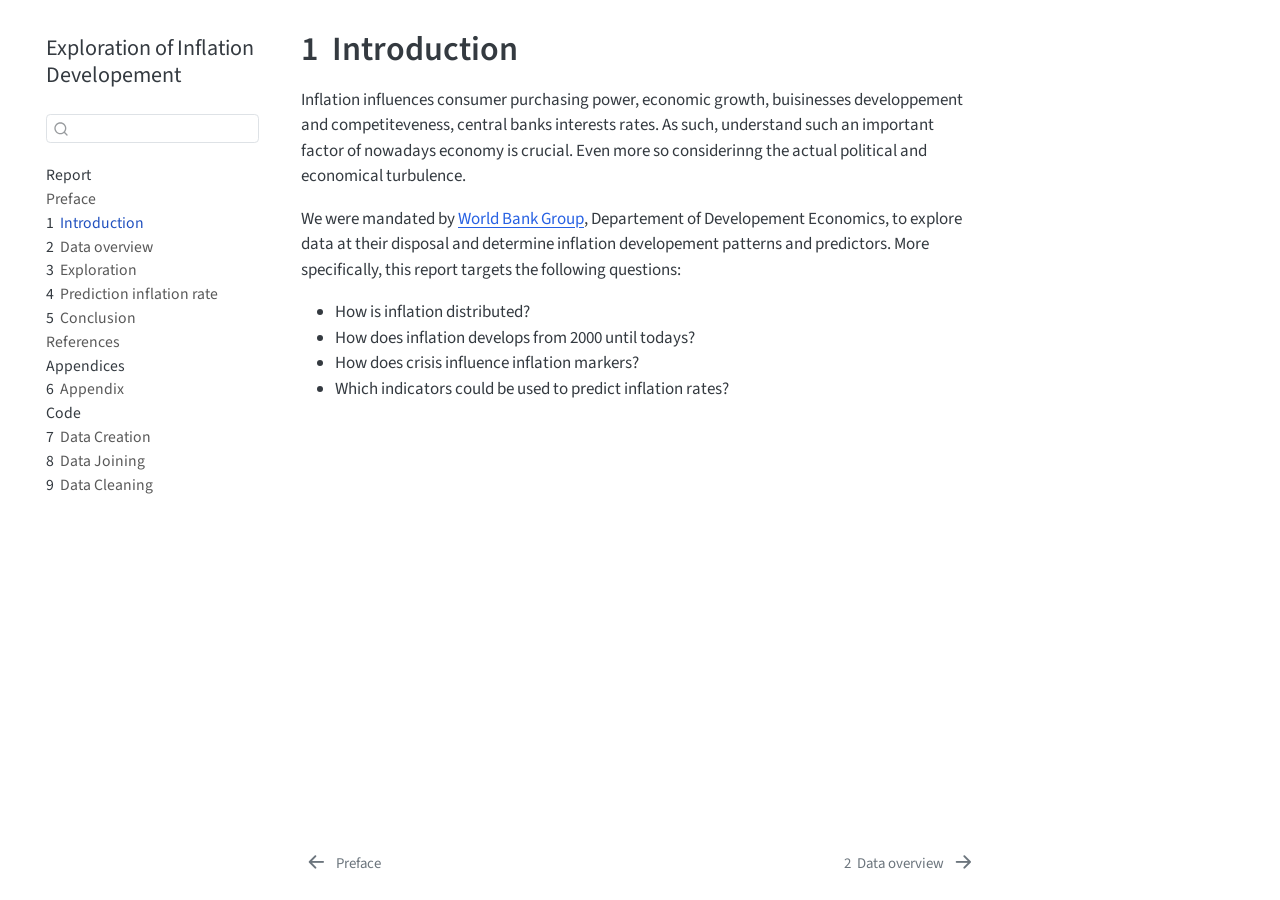
<file: _book/intro.html>
<!DOCTYPE html>
<html xmlns="http://www.w3.org/1999/xhtml" lang="en" xml:lang="en"><head>

<meta charset="utf-8">
<meta name="generator" content="quarto-1.7.32">

<meta name="viewport" content="width=device-width, initial-scale=1.0, user-scalable=yes">


<title>1&nbsp; Introduction – Exploration of Inflation Developement</title>
<style>
code{white-space: pre-wrap;}
span.smallcaps{font-variant: small-caps;}
div.columns{display: flex; gap: min(4vw, 1.5em);}
div.column{flex: auto; overflow-x: auto;}
div.hanging-indent{margin-left: 1.5em; text-indent: -1.5em;}
ul.task-list{list-style: none;}
ul.task-list li input[type="checkbox"] {
  width: 0.8em;
  margin: 0 0.8em 0.2em -1em; /* quarto-specific, see https://github.com/quarto-dev/quarto-cli/issues/4556 */ 
  vertical-align: middle;
}
</style>


<script src="site_libs/quarto-nav/quarto-nav.js"></script>
<script src="site_libs/quarto-nav/headroom.min.js"></script>
<script src="site_libs/clipboard/clipboard.min.js"></script>
<script src="site_libs/quarto-search/autocomplete.umd.js"></script>
<script src="site_libs/quarto-search/fuse.min.js"></script>
<script src="site_libs/quarto-search/quarto-search.js"></script>
<meta name="quarto:offset" content="./">
<link href="./overview.html" rel="next">
<link href="./index.html" rel="prev">
<script src="site_libs/quarto-html/quarto.js" type="module"></script>
<script src="site_libs/quarto-html/tabsets/tabsets.js" type="module"></script>
<script src="site_libs/quarto-html/popper.min.js"></script>
<script src="site_libs/quarto-html/tippy.umd.min.js"></script>
<script src="site_libs/quarto-html/anchor.min.js"></script>
<link href="site_libs/quarto-html/tippy.css" rel="stylesheet">
<link href="site_libs/quarto-html/quarto-syntax-highlighting-37eea08aefeeee20ff55810ff984fec1.css" rel="stylesheet" id="quarto-text-highlighting-styles">
<script src="site_libs/bootstrap/bootstrap.min.js"></script>
<link href="site_libs/bootstrap/bootstrap-icons.css" rel="stylesheet">
<link href="site_libs/bootstrap/bootstrap-485d01fc63b59abcd3ee1bf1e8e2748d.min.css" rel="stylesheet" append-hash="true" id="quarto-bootstrap" data-mode="light">
<script id="quarto-search-options" type="application/json">{
  "location": "sidebar",
  "copy-button": false,
  "collapse-after": 3,
  "panel-placement": "start",
  "type": "textbox",
  "limit": 50,
  "keyboard-shortcut": [
    "f",
    "/",
    "s"
  ],
  "show-item-context": false,
  "language": {
    "search-no-results-text": "No results",
    "search-matching-documents-text": "matching documents",
    "search-copy-link-title": "Copy link to search",
    "search-hide-matches-text": "Hide additional matches",
    "search-more-match-text": "more match in this document",
    "search-more-matches-text": "more matches in this document",
    "search-clear-button-title": "Clear",
    "search-text-placeholder": "",
    "search-detached-cancel-button-title": "Cancel",
    "search-submit-button-title": "Submit",
    "search-label": "Search"
  }
}</script>


</head>

<body class="nav-sidebar floating quarto-light">

<div id="quarto-search-results"></div>
  <header id="quarto-header" class="headroom fixed-top">
  <nav class="quarto-secondary-nav">
    <div class="container-fluid d-flex">
      <button type="button" class="quarto-btn-toggle btn" data-bs-toggle="collapse" role="button" data-bs-target=".quarto-sidebar-collapse-item" aria-controls="quarto-sidebar" aria-expanded="false" aria-label="Toggle sidebar navigation" onclick="if (window.quartoToggleHeadroom) { window.quartoToggleHeadroom(); }">
        <i class="bi bi-layout-text-sidebar-reverse"></i>
      </button>
        <nav class="quarto-page-breadcrumbs" aria-label="breadcrumb"><ol class="breadcrumb"><li class="breadcrumb-item"><a href="./intro.html"><span class="chapter-number">1</span>&nbsp; <span class="chapter-title">Introduction</span></a></li></ol></nav>
        <a class="flex-grow-1" role="navigation" data-bs-toggle="collapse" data-bs-target=".quarto-sidebar-collapse-item" aria-controls="quarto-sidebar" aria-expanded="false" aria-label="Toggle sidebar navigation" onclick="if (window.quartoToggleHeadroom) { window.quartoToggleHeadroom(); }">      
        </a>
      <button type="button" class="btn quarto-search-button" aria-label="Search" onclick="window.quartoOpenSearch();">
        <i class="bi bi-search"></i>
      </button>
    </div>
  </nav>
</header>
<!-- content -->
<div id="quarto-content" class="quarto-container page-columns page-rows-contents page-layout-article">
<!-- sidebar -->
  <nav id="quarto-sidebar" class="sidebar collapse collapse-horizontal quarto-sidebar-collapse-item sidebar-navigation floating overflow-auto">
    <div class="pt-lg-2 mt-2 text-left sidebar-header">
    <div class="sidebar-title mb-0 py-0">
      <a href="./">Exploration of Inflation Developement</a> 
    </div>
      </div>
        <div class="mt-2 flex-shrink-0 align-items-center">
        <div class="sidebar-search">
        <div id="quarto-search" class="" title="Search"></div>
        </div>
        </div>
    <div class="sidebar-menu-container"> 
    <ul class="list-unstyled mt-1">
        <li class="sidebar-item sidebar-item-section">
      <span class="sidebar-item-text sidebar-link text-start">
 <span class="menu-text">Report</span></span>
  </li>
        <li class="sidebar-item">
  <div class="sidebar-item-container"> 
  <a href="./index.html" class="sidebar-item-text sidebar-link">
 <span class="menu-text">Preface</span></a>
  </div>
</li>
        <li class="sidebar-item">
  <div class="sidebar-item-container"> 
  <a href="./intro.html" class="sidebar-item-text sidebar-link active">
 <span class="menu-text"><span class="chapter-number">1</span>&nbsp; <span class="chapter-title">Introduction</span></span></a>
  </div>
</li>
        <li class="sidebar-item">
  <div class="sidebar-item-container"> 
  <a href="./overview.html" class="sidebar-item-text sidebar-link">
 <span class="menu-text"><span class="chapter-number">2</span>&nbsp; <span class="chapter-title">Data overview</span></span></a>
  </div>
</li>
        <li class="sidebar-item">
  <div class="sidebar-item-container"> 
  <a href="./exploration.html" class="sidebar-item-text sidebar-link">
 <span class="menu-text"><span class="chapter-number">3</span>&nbsp; <span class="chapter-title">Exploration</span></span></a>
  </div>
</li>
        <li class="sidebar-item">
  <div class="sidebar-item-container"> 
  <a href="./pred.html" class="sidebar-item-text sidebar-link">
 <span class="menu-text"><span class="chapter-number">4</span>&nbsp; <span class="chapter-title">Prediction inflation rate</span></span></a>
  </div>
</li>
        <li class="sidebar-item">
  <div class="sidebar-item-container"> 
  <a href="./conclusion.html" class="sidebar-item-text sidebar-link">
 <span class="menu-text"><span class="chapter-number">5</span>&nbsp; <span class="chapter-title">Conclusion</span></span></a>
  </div>
</li>
        <li class="sidebar-item">
  <div class="sidebar-item-container"> 
  <a href="./references.html" class="sidebar-item-text sidebar-link">
 <span class="menu-text">References</span></a>
  </div>
</li>
        <li class="sidebar-item sidebar-item-section">
      <span class="sidebar-item-text sidebar-link text-start">
 <span class="menu-text">Appendices</span></span>
  </li>
        <li class="sidebar-item">
  <div class="sidebar-item-container"> 
  <a href="./appendix.html" class="sidebar-item-text sidebar-link">
 <span class="menu-text"><span class="chapter-number">6</span>&nbsp; <span class="chapter-title">Appendix</span></span></a>
  </div>
</li>
        <li class="sidebar-item sidebar-item-section">
      <span class="sidebar-item-text sidebar-link text-start">
 <span class="menu-text">Code</span></span>
  </li>
        <li class="sidebar-item">
  <div class="sidebar-item-container"> 
  <a href="./data_creation.html" class="sidebar-item-text sidebar-link">
 <span class="menu-text"><span class="chapter-number">7</span>&nbsp; <span class="chapter-title">Data Creation</span></span></a>
  </div>
</li>
        <li class="sidebar-item">
  <div class="sidebar-item-container"> 
  <a href="./data_joining.html" class="sidebar-item-text sidebar-link">
 <span class="menu-text"><span class="chapter-number">8</span>&nbsp; <span class="chapter-title">Data Joining</span></span></a>
  </div>
</li>
        <li class="sidebar-item">
  <div class="sidebar-item-container"> 
  <a href="./data_cleaning.html" class="sidebar-item-text sidebar-link">
 <span class="menu-text"><span class="chapter-number">9</span>&nbsp; <span class="chapter-title">Data Cleaning</span></span></a>
  </div>
</li>
    </ul>
    </div>
</nav>
<div id="quarto-sidebar-glass" class="quarto-sidebar-collapse-item" data-bs-toggle="collapse" data-bs-target=".quarto-sidebar-collapse-item"></div>
<!-- margin-sidebar -->
    <div id="quarto-margin-sidebar" class="sidebar margin-sidebar zindex-bottom">
        
    </div>
<!-- main -->
<main class="content" id="quarto-document-content">

<header id="title-block-header" class="quarto-title-block default">
<div class="quarto-title">
<h1 class="title"><span class="chapter-number">1</span>&nbsp; <span class="chapter-title">Introduction</span></h1>
</div>



<div class="quarto-title-meta">

    
  
    
  </div>
  


</header>


<p>Inflation influences consumer purchasing power, economic growth, buisinesses developpement and competiteveness, central banks interests rates. As such, understand such an important factor of nowadays economy is crucial. Even more so considerinng the actual political and economical turbulence.</p>
<p>We were mandated by <a href="#https://www.worldbank.org/ext/en/home">World Bank Group</a>, Departement of Developement Economics, to explore data at their disposal and determine inflation developement patterns and predictors. More specifically, this report targets the following questions:</p>
<ul>
<li>How is inflation distributed?</li>
<li>How does inflation develops from 2000 until todays?</li>
<li>How does crisis influence inflation markers?</li>
<li>Which indicators could be used to predict inflation rates?</li>
</ul>



</main> <!-- /main -->
<script id="quarto-html-after-body" type="application/javascript">
  window.document.addEventListener("DOMContentLoaded", function (event) {
    const icon = "";
    const anchorJS = new window.AnchorJS();
    anchorJS.options = {
      placement: 'right',
      icon: icon
    };
    anchorJS.add('.anchored');
    const isCodeAnnotation = (el) => {
      for (const clz of el.classList) {
        if (clz.startsWith('code-annotation-')) {                     
          return true;
        }
      }
      return false;
    }
    const onCopySuccess = function(e) {
      // button target
      const button = e.trigger;
      // don't keep focus
      button.blur();
      // flash "checked"
      button.classList.add('code-copy-button-checked');
      var currentTitle = button.getAttribute("title");
      button.setAttribute("title", "Copied!");
      let tooltip;
      if (window.bootstrap) {
        button.setAttribute("data-bs-toggle", "tooltip");
        button.setAttribute("data-bs-placement", "left");
        button.setAttribute("data-bs-title", "Copied!");
        tooltip = new bootstrap.Tooltip(button, 
          { trigger: "manual", 
            customClass: "code-copy-button-tooltip",
            offset: [0, -8]});
        tooltip.show();    
      }
      setTimeout(function() {
        if (tooltip) {
          tooltip.hide();
          button.removeAttribute("data-bs-title");
          button.removeAttribute("data-bs-toggle");
          button.removeAttribute("data-bs-placement");
        }
        button.setAttribute("title", currentTitle);
        button.classList.remove('code-copy-button-checked');
      }, 1000);
      // clear code selection
      e.clearSelection();
    }
    const getTextToCopy = function(trigger) {
        const codeEl = trigger.previousElementSibling.cloneNode(true);
        for (const childEl of codeEl.children) {
          if (isCodeAnnotation(childEl)) {
            childEl.remove();
          }
        }
        return codeEl.innerText;
    }
    const clipboard = new window.ClipboardJS('.code-copy-button:not([data-in-quarto-modal])', {
      text: getTextToCopy
    });
    clipboard.on('success', onCopySuccess);
    if (window.document.getElementById('quarto-embedded-source-code-modal')) {
      const clipboardModal = new window.ClipboardJS('.code-copy-button[data-in-quarto-modal]', {
        text: getTextToCopy,
        container: window.document.getElementById('quarto-embedded-source-code-modal')
      });
      clipboardModal.on('success', onCopySuccess);
    }
      var localhostRegex = new RegExp(/^(?:http|https):\/\/localhost\:?[0-9]*\//);
      var mailtoRegex = new RegExp(/^mailto:/);
        var filterRegex = new RegExp('/' + window.location.host + '/');
      var isInternal = (href) => {
          return filterRegex.test(href) || localhostRegex.test(href) || mailtoRegex.test(href);
      }
      // Inspect non-navigation links and adorn them if external
     var links = window.document.querySelectorAll('a[href]:not(.nav-link):not(.navbar-brand):not(.toc-action):not(.sidebar-link):not(.sidebar-item-toggle):not(.pagination-link):not(.no-external):not([aria-hidden]):not(.dropdown-item):not(.quarto-navigation-tool):not(.about-link)');
      for (var i=0; i<links.length; i++) {
        const link = links[i];
        if (!isInternal(link.href)) {
          // undo the damage that might have been done by quarto-nav.js in the case of
          // links that we want to consider external
          if (link.dataset.originalHref !== undefined) {
            link.href = link.dataset.originalHref;
          }
        }
      }
    function tippyHover(el, contentFn, onTriggerFn, onUntriggerFn) {
      const config = {
        allowHTML: true,
        maxWidth: 500,
        delay: 100,
        arrow: false,
        appendTo: function(el) {
            return el.parentElement;
        },
        interactive: true,
        interactiveBorder: 10,
        theme: 'quarto',
        placement: 'bottom-start',
      };
      if (contentFn) {
        config.content = contentFn;
      }
      if (onTriggerFn) {
        config.onTrigger = onTriggerFn;
      }
      if (onUntriggerFn) {
        config.onUntrigger = onUntriggerFn;
      }
      window.tippy(el, config); 
    }
    const noterefs = window.document.querySelectorAll('a[role="doc-noteref"]');
    for (var i=0; i<noterefs.length; i++) {
      const ref = noterefs[i];
      tippyHover(ref, function() {
        // use id or data attribute instead here
        let href = ref.getAttribute('data-footnote-href') || ref.getAttribute('href');
        try { href = new URL(href).hash; } catch {}
        const id = href.replace(/^#\/?/, "");
        const note = window.document.getElementById(id);
        if (note) {
          return note.innerHTML;
        } else {
          return "";
        }
      });
    }
    const xrefs = window.document.querySelectorAll('a.quarto-xref');
    const processXRef = (id, note) => {
      // Strip column container classes
      const stripColumnClz = (el) => {
        el.classList.remove("page-full", "page-columns");
        if (el.children) {
          for (const child of el.children) {
            stripColumnClz(child);
          }
        }
      }
      stripColumnClz(note)
      if (id === null || id.startsWith('sec-')) {
        // Special case sections, only their first couple elements
        const container = document.createElement("div");
        if (note.children && note.children.length > 2) {
          container.appendChild(note.children[0].cloneNode(true));
          for (let i = 1; i < note.children.length; i++) {
            const child = note.children[i];
            if (child.tagName === "P" && child.innerText === "") {
              continue;
            } else {
              container.appendChild(child.cloneNode(true));
              break;
            }
          }
          if (window.Quarto?.typesetMath) {
            window.Quarto.typesetMath(container);
          }
          return container.innerHTML
        } else {
          if (window.Quarto?.typesetMath) {
            window.Quarto.typesetMath(note);
          }
          return note.innerHTML;
        }
      } else {
        // Remove any anchor links if they are present
        const anchorLink = note.querySelector('a.anchorjs-link');
        if (anchorLink) {
          anchorLink.remove();
        }
        if (window.Quarto?.typesetMath) {
          window.Quarto.typesetMath(note);
        }
        if (note.classList.contains("callout")) {
          return note.outerHTML;
        } else {
          return note.innerHTML;
        }
      }
    }
    for (var i=0; i<xrefs.length; i++) {
      const xref = xrefs[i];
      tippyHover(xref, undefined, function(instance) {
        instance.disable();
        let url = xref.getAttribute('href');
        let hash = undefined; 
        if (url.startsWith('#')) {
          hash = url;
        } else {
          try { hash = new URL(url).hash; } catch {}
        }
        if (hash) {
          const id = hash.replace(/^#\/?/, "");
          const note = window.document.getElementById(id);
          if (note !== null) {
            try {
              const html = processXRef(id, note.cloneNode(true));
              instance.setContent(html);
            } finally {
              instance.enable();
              instance.show();
            }
          } else {
            // See if we can fetch this
            fetch(url.split('#')[0])
            .then(res => res.text())
            .then(html => {
              const parser = new DOMParser();
              const htmlDoc = parser.parseFromString(html, "text/html");
              const note = htmlDoc.getElementById(id);
              if (note !== null) {
                const html = processXRef(id, note);
                instance.setContent(html);
              } 
            }).finally(() => {
              instance.enable();
              instance.show();
            });
          }
        } else {
          // See if we can fetch a full url (with no hash to target)
          // This is a special case and we should probably do some content thinning / targeting
          fetch(url)
          .then(res => res.text())
          .then(html => {
            const parser = new DOMParser();
            const htmlDoc = parser.parseFromString(html, "text/html");
            const note = htmlDoc.querySelector('main.content');
            if (note !== null) {
              // This should only happen for chapter cross references
              // (since there is no id in the URL)
              // remove the first header
              if (note.children.length > 0 && note.children[0].tagName === "HEADER") {
                note.children[0].remove();
              }
              const html = processXRef(null, note);
              instance.setContent(html);
            } 
          }).finally(() => {
            instance.enable();
            instance.show();
          });
        }
      }, function(instance) {
      });
    }
        let selectedAnnoteEl;
        const selectorForAnnotation = ( cell, annotation) => {
          let cellAttr = 'data-code-cell="' + cell + '"';
          let lineAttr = 'data-code-annotation="' +  annotation + '"';
          const selector = 'span[' + cellAttr + '][' + lineAttr + ']';
          return selector;
        }
        const selectCodeLines = (annoteEl) => {
          const doc = window.document;
          const targetCell = annoteEl.getAttribute("data-target-cell");
          const targetAnnotation = annoteEl.getAttribute("data-target-annotation");
          const annoteSpan = window.document.querySelector(selectorForAnnotation(targetCell, targetAnnotation));
          const lines = annoteSpan.getAttribute("data-code-lines").split(",");
          const lineIds = lines.map((line) => {
            return targetCell + "-" + line;
          })
          let top = null;
          let height = null;
          let parent = null;
          if (lineIds.length > 0) {
              //compute the position of the single el (top and bottom and make a div)
              const el = window.document.getElementById(lineIds[0]);
              top = el.offsetTop;
              height = el.offsetHeight;
              parent = el.parentElement.parentElement;
            if (lineIds.length > 1) {
              const lastEl = window.document.getElementById(lineIds[lineIds.length - 1]);
              const bottom = lastEl.offsetTop + lastEl.offsetHeight;
              height = bottom - top;
            }
            if (top !== null && height !== null && parent !== null) {
              // cook up a div (if necessary) and position it 
              let div = window.document.getElementById("code-annotation-line-highlight");
              if (div === null) {
                div = window.document.createElement("div");
                div.setAttribute("id", "code-annotation-line-highlight");
                div.style.position = 'absolute';
                parent.appendChild(div);
              }
              div.style.top = top - 2 + "px";
              div.style.height = height + 4 + "px";
              div.style.left = 0;
              let gutterDiv = window.document.getElementById("code-annotation-line-highlight-gutter");
              if (gutterDiv === null) {
                gutterDiv = window.document.createElement("div");
                gutterDiv.setAttribute("id", "code-annotation-line-highlight-gutter");
                gutterDiv.style.position = 'absolute';
                const codeCell = window.document.getElementById(targetCell);
                const gutter = codeCell.querySelector('.code-annotation-gutter');
                gutter.appendChild(gutterDiv);
              }
              gutterDiv.style.top = top - 2 + "px";
              gutterDiv.style.height = height + 4 + "px";
            }
            selectedAnnoteEl = annoteEl;
          }
        };
        const unselectCodeLines = () => {
          const elementsIds = ["code-annotation-line-highlight", "code-annotation-line-highlight-gutter"];
          elementsIds.forEach((elId) => {
            const div = window.document.getElementById(elId);
            if (div) {
              div.remove();
            }
          });
          selectedAnnoteEl = undefined;
        };
          // Handle positioning of the toggle
      window.addEventListener(
        "resize",
        throttle(() => {
          elRect = undefined;
          if (selectedAnnoteEl) {
            selectCodeLines(selectedAnnoteEl);
          }
        }, 10)
      );
      function throttle(fn, ms) {
      let throttle = false;
      let timer;
        return (...args) => {
          if(!throttle) { // first call gets through
              fn.apply(this, args);
              throttle = true;
          } else { // all the others get throttled
              if(timer) clearTimeout(timer); // cancel #2
              timer = setTimeout(() => {
                fn.apply(this, args);
                timer = throttle = false;
              }, ms);
          }
        };
      }
        // Attach click handler to the DT
        const annoteDls = window.document.querySelectorAll('dt[data-target-cell]');
        for (const annoteDlNode of annoteDls) {
          annoteDlNode.addEventListener('click', (event) => {
            const clickedEl = event.target;
            if (clickedEl !== selectedAnnoteEl) {
              unselectCodeLines();
              const activeEl = window.document.querySelector('dt[data-target-cell].code-annotation-active');
              if (activeEl) {
                activeEl.classList.remove('code-annotation-active');
              }
              selectCodeLines(clickedEl);
              clickedEl.classList.add('code-annotation-active');
            } else {
              // Unselect the line
              unselectCodeLines();
              clickedEl.classList.remove('code-annotation-active');
            }
          });
        }
    const findCites = (el) => {
      const parentEl = el.parentElement;
      if (parentEl) {
        const cites = parentEl.dataset.cites;
        if (cites) {
          return {
            el,
            cites: cites.split(' ')
          };
        } else {
          return findCites(el.parentElement)
        }
      } else {
        return undefined;
      }
    };
    var bibliorefs = window.document.querySelectorAll('a[role="doc-biblioref"]');
    for (var i=0; i<bibliorefs.length; i++) {
      const ref = bibliorefs[i];
      const citeInfo = findCites(ref);
      if (citeInfo) {
        tippyHover(citeInfo.el, function() {
          var popup = window.document.createElement('div');
          citeInfo.cites.forEach(function(cite) {
            var citeDiv = window.document.createElement('div');
            citeDiv.classList.add('hanging-indent');
            citeDiv.classList.add('csl-entry');
            var biblioDiv = window.document.getElementById('ref-' + cite);
            if (biblioDiv) {
              citeDiv.innerHTML = biblioDiv.innerHTML;
            }
            popup.appendChild(citeDiv);
          });
          return popup.innerHTML;
        });
      }
    }
  });
  </script>
<nav class="page-navigation">
  <div class="nav-page nav-page-previous">
      <a href="./index.html" class="pagination-link" aria-label="Preface">
        <i class="bi bi-arrow-left-short"></i> <span class="nav-page-text">Preface</span>
      </a>          
  </div>
  <div class="nav-page nav-page-next">
      <a href="./overview.html" class="pagination-link" aria-label="Data overview">
        <span class="nav-page-text"><span class="chapter-number">2</span>&nbsp; <span class="chapter-title">Data overview</span></span> <i class="bi bi-arrow-right-short"></i>
      </a>
  </div>
</nav>
</div> <!-- /content -->




</body></html>
</file>
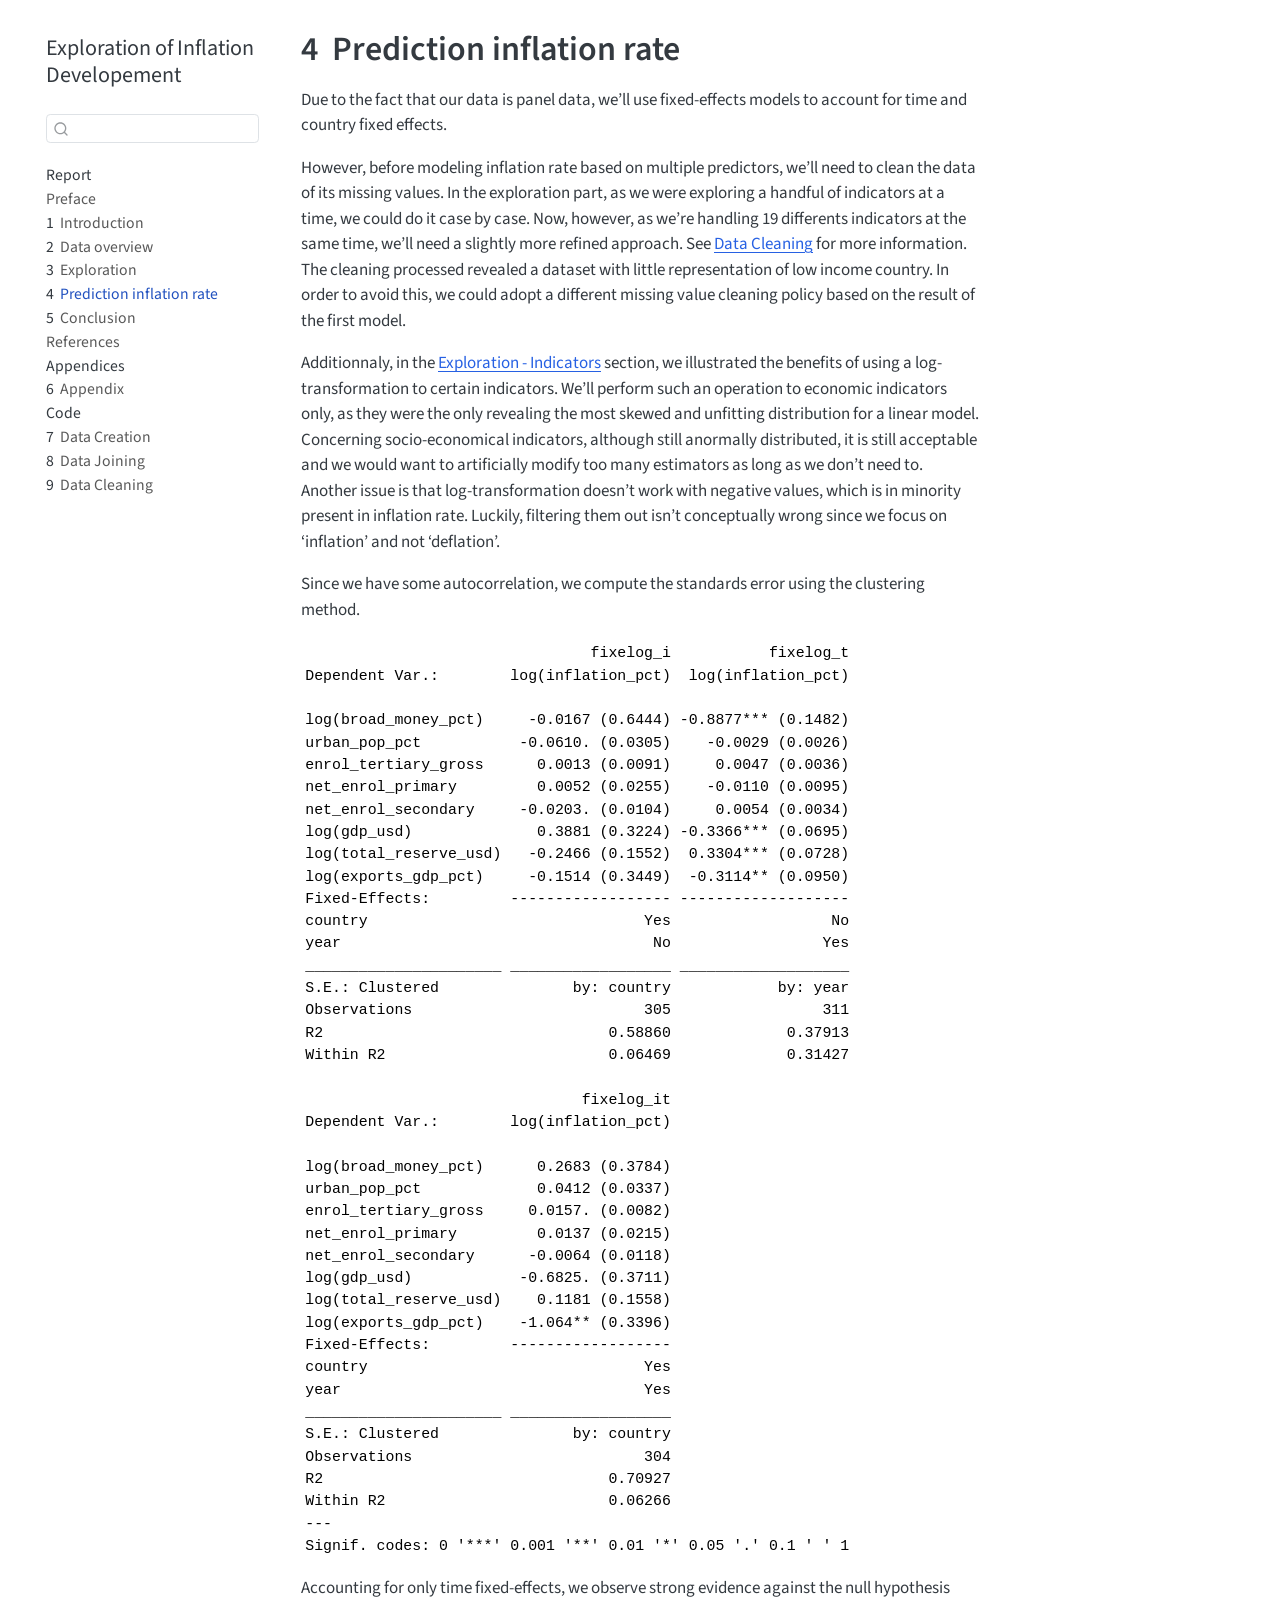
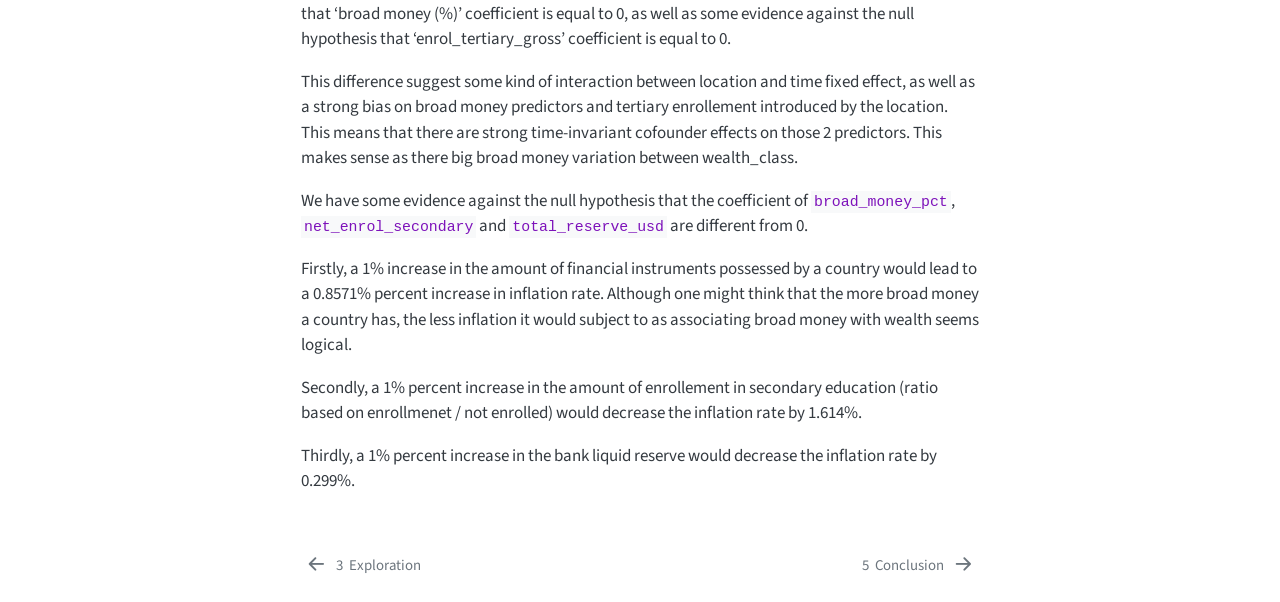
<file: _book/pred.html>
<!DOCTYPE html>
<html xmlns="http://www.w3.org/1999/xhtml" lang="en" xml:lang="en"><head>

<meta charset="utf-8">
<meta name="generator" content="quarto-1.7.32">

<meta name="viewport" content="width=device-width, initial-scale=1.0, user-scalable=yes">


<title>4&nbsp; Prediction inflation rate – Exploration of Inflation Developement</title>
<style>
code{white-space: pre-wrap;}
span.smallcaps{font-variant: small-caps;}
div.columns{display: flex; gap: min(4vw, 1.5em);}
div.column{flex: auto; overflow-x: auto;}
div.hanging-indent{margin-left: 1.5em; text-indent: -1.5em;}
ul.task-list{list-style: none;}
ul.task-list li input[type="checkbox"] {
  width: 0.8em;
  margin: 0 0.8em 0.2em -1em; /* quarto-specific, see https://github.com/quarto-dev/quarto-cli/issues/4556 */ 
  vertical-align: middle;
}
</style>


<script src="site_libs/quarto-nav/quarto-nav.js"></script>
<script src="site_libs/quarto-nav/headroom.min.js"></script>
<script src="site_libs/clipboard/clipboard.min.js"></script>
<script src="site_libs/quarto-search/autocomplete.umd.js"></script>
<script src="site_libs/quarto-search/fuse.min.js"></script>
<script src="site_libs/quarto-search/quarto-search.js"></script>
<meta name="quarto:offset" content="./">
<link href="./conclusion.html" rel="next">
<link href="./exploration.html" rel="prev">
<script src="site_libs/quarto-html/quarto.js" type="module"></script>
<script src="site_libs/quarto-html/tabsets/tabsets.js" type="module"></script>
<script src="site_libs/quarto-html/popper.min.js"></script>
<script src="site_libs/quarto-html/tippy.umd.min.js"></script>
<script src="site_libs/quarto-html/anchor.min.js"></script>
<link href="site_libs/quarto-html/tippy.css" rel="stylesheet">
<link href="site_libs/quarto-html/quarto-syntax-highlighting-37eea08aefeeee20ff55810ff984fec1.css" rel="stylesheet" id="quarto-text-highlighting-styles">
<script src="site_libs/bootstrap/bootstrap.min.js"></script>
<link href="site_libs/bootstrap/bootstrap-icons.css" rel="stylesheet">
<link href="site_libs/bootstrap/bootstrap-485d01fc63b59abcd3ee1bf1e8e2748d.min.css" rel="stylesheet" append-hash="true" id="quarto-bootstrap" data-mode="light">
<script id="quarto-search-options" type="application/json">{
  "location": "sidebar",
  "copy-button": false,
  "collapse-after": 3,
  "panel-placement": "start",
  "type": "textbox",
  "limit": 50,
  "keyboard-shortcut": [
    "f",
    "/",
    "s"
  ],
  "show-item-context": false,
  "language": {
    "search-no-results-text": "No results",
    "search-matching-documents-text": "matching documents",
    "search-copy-link-title": "Copy link to search",
    "search-hide-matches-text": "Hide additional matches",
    "search-more-match-text": "more match in this document",
    "search-more-matches-text": "more matches in this document",
    "search-clear-button-title": "Clear",
    "search-text-placeholder": "",
    "search-detached-cancel-button-title": "Cancel",
    "search-submit-button-title": "Submit",
    "search-label": "Search"
  }
}</script>


</head>

<body class="nav-sidebar floating quarto-light">

<div id="quarto-search-results"></div>
  <header id="quarto-header" class="headroom fixed-top">
  <nav class="quarto-secondary-nav">
    <div class="container-fluid d-flex">
      <button type="button" class="quarto-btn-toggle btn" data-bs-toggle="collapse" role="button" data-bs-target=".quarto-sidebar-collapse-item" aria-controls="quarto-sidebar" aria-expanded="false" aria-label="Toggle sidebar navigation" onclick="if (window.quartoToggleHeadroom) { window.quartoToggleHeadroom(); }">
        <i class="bi bi-layout-text-sidebar-reverse"></i>
      </button>
        <nav class="quarto-page-breadcrumbs" aria-label="breadcrumb"><ol class="breadcrumb"><li class="breadcrumb-item"><a href="./pred.html"><span class="chapter-number">4</span>&nbsp; <span class="chapter-title">Prediction inflation rate</span></a></li></ol></nav>
        <a class="flex-grow-1" role="navigation" data-bs-toggle="collapse" data-bs-target=".quarto-sidebar-collapse-item" aria-controls="quarto-sidebar" aria-expanded="false" aria-label="Toggle sidebar navigation" onclick="if (window.quartoToggleHeadroom) { window.quartoToggleHeadroom(); }">      
        </a>
      <button type="button" class="btn quarto-search-button" aria-label="Search" onclick="window.quartoOpenSearch();">
        <i class="bi bi-search"></i>
      </button>
    </div>
  </nav>
</header>
<!-- content -->
<div id="quarto-content" class="quarto-container page-columns page-rows-contents page-layout-article">
<!-- sidebar -->
  <nav id="quarto-sidebar" class="sidebar collapse collapse-horizontal quarto-sidebar-collapse-item sidebar-navigation floating overflow-auto">
    <div class="pt-lg-2 mt-2 text-left sidebar-header">
    <div class="sidebar-title mb-0 py-0">
      <a href="./">Exploration of Inflation Developement</a> 
    </div>
      </div>
        <div class="mt-2 flex-shrink-0 align-items-center">
        <div class="sidebar-search">
        <div id="quarto-search" class="" title="Search"></div>
        </div>
        </div>
    <div class="sidebar-menu-container"> 
    <ul class="list-unstyled mt-1">
        <li class="sidebar-item sidebar-item-section">
      <span class="sidebar-item-text sidebar-link text-start">
 <span class="menu-text">Report</span></span>
  </li>
        <li class="sidebar-item">
  <div class="sidebar-item-container"> 
  <a href="./index.html" class="sidebar-item-text sidebar-link">
 <span class="menu-text">Preface</span></a>
  </div>
</li>
        <li class="sidebar-item">
  <div class="sidebar-item-container"> 
  <a href="./intro.html" class="sidebar-item-text sidebar-link">
 <span class="menu-text"><span class="chapter-number">1</span>&nbsp; <span class="chapter-title">Introduction</span></span></a>
  </div>
</li>
        <li class="sidebar-item">
  <div class="sidebar-item-container"> 
  <a href="./overview.html" class="sidebar-item-text sidebar-link">
 <span class="menu-text"><span class="chapter-number">2</span>&nbsp; <span class="chapter-title">Data overview</span></span></a>
  </div>
</li>
        <li class="sidebar-item">
  <div class="sidebar-item-container"> 
  <a href="./exploration.html" class="sidebar-item-text sidebar-link">
 <span class="menu-text"><span class="chapter-number">3</span>&nbsp; <span class="chapter-title">Exploration</span></span></a>
  </div>
</li>
        <li class="sidebar-item">
  <div class="sidebar-item-container"> 
  <a href="./pred.html" class="sidebar-item-text sidebar-link active">
 <span class="menu-text"><span class="chapter-number">4</span>&nbsp; <span class="chapter-title">Prediction inflation rate</span></span></a>
  </div>
</li>
        <li class="sidebar-item">
  <div class="sidebar-item-container"> 
  <a href="./conclusion.html" class="sidebar-item-text sidebar-link">
 <span class="menu-text"><span class="chapter-number">5</span>&nbsp; <span class="chapter-title">Conclusion</span></span></a>
  </div>
</li>
        <li class="sidebar-item">
  <div class="sidebar-item-container"> 
  <a href="./references.html" class="sidebar-item-text sidebar-link">
 <span class="menu-text">References</span></a>
  </div>
</li>
        <li class="sidebar-item sidebar-item-section">
      <span class="sidebar-item-text sidebar-link text-start">
 <span class="menu-text">Appendices</span></span>
  </li>
        <li class="sidebar-item">
  <div class="sidebar-item-container"> 
  <a href="./appendix.html" class="sidebar-item-text sidebar-link">
 <span class="menu-text"><span class="chapter-number">6</span>&nbsp; <span class="chapter-title">Appendix</span></span></a>
  </div>
</li>
        <li class="sidebar-item sidebar-item-section">
      <span class="sidebar-item-text sidebar-link text-start">
 <span class="menu-text">Code</span></span>
  </li>
        <li class="sidebar-item">
  <div class="sidebar-item-container"> 
  <a href="./data_creation.html" class="sidebar-item-text sidebar-link">
 <span class="menu-text"><span class="chapter-number">7</span>&nbsp; <span class="chapter-title">Data Creation</span></span></a>
  </div>
</li>
        <li class="sidebar-item">
  <div class="sidebar-item-container"> 
  <a href="./data_joining.html" class="sidebar-item-text sidebar-link">
 <span class="menu-text"><span class="chapter-number">8</span>&nbsp; <span class="chapter-title">Data Joining</span></span></a>
  </div>
</li>
        <li class="sidebar-item">
  <div class="sidebar-item-container"> 
  <a href="./data_cleaning.html" class="sidebar-item-text sidebar-link">
 <span class="menu-text"><span class="chapter-number">9</span>&nbsp; <span class="chapter-title">Data Cleaning</span></span></a>
  </div>
</li>
    </ul>
    </div>
</nav>
<div id="quarto-sidebar-glass" class="quarto-sidebar-collapse-item" data-bs-toggle="collapse" data-bs-target=".quarto-sidebar-collapse-item"></div>
<!-- margin-sidebar -->
    <div id="quarto-margin-sidebar" class="sidebar margin-sidebar zindex-bottom">
        
    </div>
<!-- main -->
<main class="content" id="quarto-document-content">

<header id="title-block-header" class="quarto-title-block default">
<div class="quarto-title">
<h1 class="title"><span class="chapter-number">4</span>&nbsp; <span class="chapter-title">Prediction inflation rate</span></h1>
</div>



<div class="quarto-title-meta">

    
  
    
  </div>
  


</header>


<p>Due to the fact that our data is panel data, we’ll use fixed-effects models to account for time and country fixed effects.</p>
<p>However, before modeling inflation rate based on multiple predictors, we’ll need to clean the data of its missing values. In the exploration part, as we were exploring a handful of indicators at a time, we could do it case by case. Now, however, as we’re handling 19 differents indicators at the same time, we’ll need a slightly more refined approach. See <a href="./data_cleaning.html">Data Cleaning</a> for more information. The cleaning processed revealed a dataset with little representation of low income country. In order to avoid this, we could adopt a different missing value cleaning policy based on the result of the first model.</p>
<p>Additionnaly, in the <a href="exploration.html#indicators">Exploration - Indicators</a> section, we illustrated the benefits of using a log-transformation to certain indicators. We’ll perform such an operation to economic indicators only, as they were the only revealing the most skewed and unfitting distribution for a linear model. Concerning socio-economical indicators, although still anormally distributed, it is still acceptable and we would want to artificially modify too many estimators as long as we don’t need to. Another issue is that log-transformation doesn’t work with negative values, which is in minority present in inflation rate. Luckily, filtering them out isn’t conceptually wrong since we focus on ‘inflation’ and not ‘deflation’.</p>
<p>Since we have some autocorrelation, we compute the standards error using the clustering method.</p>
<div class="cell">
<div class="cell-output cell-output-stdout">
<pre><code>                                fixelog_i           fixelog_t
Dependent Var.:        log(inflation_pct)  log(inflation_pct)
                                                             
log(broad_money_pct)     -0.0167 (0.6444) -0.8877*** (0.1482)
urban_pop_pct           -0.0610. (0.0305)    -0.0029 (0.0026)
enrol_tertiary_gross      0.0013 (0.0091)     0.0047 (0.0036)
net_enrol_primary         0.0052 (0.0255)    -0.0110 (0.0095)
net_enrol_secondary     -0.0203. (0.0104)     0.0054 (0.0034)
log(gdp_usd)              0.3881 (0.3224) -0.3366*** (0.0695)
log(total_reserve_usd)   -0.2466 (0.1552)  0.3304*** (0.0728)
log(exports_gdp_pct)     -0.1514 (0.3449)  -0.3114** (0.0950)
Fixed-Effects:         ------------------ -------------------
country                               Yes                  No
year                                   No                 Yes
______________________ __________________ ___________________
S.E.: Clustered               by: country            by: year
Observations                          305                 311
R2                                0.58860             0.37913
Within R2                         0.06469             0.31427

                               fixelog_it
Dependent Var.:        log(inflation_pct)
                                         
log(broad_money_pct)      0.2683 (0.3784)
urban_pop_pct             0.0412 (0.0337)
enrol_tertiary_gross     0.0157. (0.0082)
net_enrol_primary         0.0137 (0.0215)
net_enrol_secondary      -0.0064 (0.0118)
log(gdp_usd)            -0.6825. (0.3711)
log(total_reserve_usd)    0.1181 (0.1558)
log(exports_gdp_pct)    -1.064** (0.3396)
Fixed-Effects:         ------------------
country                               Yes
year                                  Yes
______________________ __________________
S.E.: Clustered               by: country
Observations                          304
R2                                0.70927
Within R2                         0.06266
---
Signif. codes: 0 '***' 0.001 '**' 0.01 '*' 0.05 '.' 0.1 ' ' 1</code></pre>
</div>
</div>
<p>Accounting for only time fixed-effects, we observe strong evidence against the null hypothesis that ‘broad money (%)’ coefficient is equal to 0, as well as some evidence against the null hypothesis that ‘enrol_tertiary_gross’ coefficient is equal to 0.</p>
<p>This difference suggest some kind of interaction between location and time fixed effect, as well as a strong bias on broad money predictors and tertiary enrollement introduced by the location. This means that there are strong time-invariant cofounder effects on those 2 predictors. This makes sense as there big broad money variation between wealth_class.</p>
<p>We have some evidence against the null hypothesis that the coefficient of <code>broad_money_pct</code>, <code>net_enrol_secondary</code> and <code>total_reserve_usd</code> are different from 0.</p>
<p>Firstly, a 1% increase in the amount of financial instruments possessed by a country would lead to a 0.8571% percent increase in inflation rate. Although one might think that the more broad money a country has, the less inflation it would subject to as associating broad money with wealth seems logical.</p>
<p>Secondly, a 1% percent increase in the amount of enrollement in secondary education (ratio based on enrollmenet / not enrolled) would decrease the inflation rate by 1.614%.</p>
<p>Thirdly, a 1% percent increase in the bank liquid reserve would decrease the inflation rate by 0.299%.</p>



</main> <!-- /main -->
<script id="quarto-html-after-body" type="application/javascript">
  window.document.addEventListener("DOMContentLoaded", function (event) {
    const icon = "";
    const anchorJS = new window.AnchorJS();
    anchorJS.options = {
      placement: 'right',
      icon: icon
    };
    anchorJS.add('.anchored');
    const isCodeAnnotation = (el) => {
      for (const clz of el.classList) {
        if (clz.startsWith('code-annotation-')) {                     
          return true;
        }
      }
      return false;
    }
    const onCopySuccess = function(e) {
      // button target
      const button = e.trigger;
      // don't keep focus
      button.blur();
      // flash "checked"
      button.classList.add('code-copy-button-checked');
      var currentTitle = button.getAttribute("title");
      button.setAttribute("title", "Copied!");
      let tooltip;
      if (window.bootstrap) {
        button.setAttribute("data-bs-toggle", "tooltip");
        button.setAttribute("data-bs-placement", "left");
        button.setAttribute("data-bs-title", "Copied!");
        tooltip = new bootstrap.Tooltip(button, 
          { trigger: "manual", 
            customClass: "code-copy-button-tooltip",
            offset: [0, -8]});
        tooltip.show();    
      }
      setTimeout(function() {
        if (tooltip) {
          tooltip.hide();
          button.removeAttribute("data-bs-title");
          button.removeAttribute("data-bs-toggle");
          button.removeAttribute("data-bs-placement");
        }
        button.setAttribute("title", currentTitle);
        button.classList.remove('code-copy-button-checked');
      }, 1000);
      // clear code selection
      e.clearSelection();
    }
    const getTextToCopy = function(trigger) {
        const codeEl = trigger.previousElementSibling.cloneNode(true);
        for (const childEl of codeEl.children) {
          if (isCodeAnnotation(childEl)) {
            childEl.remove();
          }
        }
        return codeEl.innerText;
    }
    const clipboard = new window.ClipboardJS('.code-copy-button:not([data-in-quarto-modal])', {
      text: getTextToCopy
    });
    clipboard.on('success', onCopySuccess);
    if (window.document.getElementById('quarto-embedded-source-code-modal')) {
      const clipboardModal = new window.ClipboardJS('.code-copy-button[data-in-quarto-modal]', {
        text: getTextToCopy,
        container: window.document.getElementById('quarto-embedded-source-code-modal')
      });
      clipboardModal.on('success', onCopySuccess);
    }
      var localhostRegex = new RegExp(/^(?:http|https):\/\/localhost\:?[0-9]*\//);
      var mailtoRegex = new RegExp(/^mailto:/);
        var filterRegex = new RegExp('/' + window.location.host + '/');
      var isInternal = (href) => {
          return filterRegex.test(href) || localhostRegex.test(href) || mailtoRegex.test(href);
      }
      // Inspect non-navigation links and adorn them if external
     var links = window.document.querySelectorAll('a[href]:not(.nav-link):not(.navbar-brand):not(.toc-action):not(.sidebar-link):not(.sidebar-item-toggle):not(.pagination-link):not(.no-external):not([aria-hidden]):not(.dropdown-item):not(.quarto-navigation-tool):not(.about-link)');
      for (var i=0; i<links.length; i++) {
        const link = links[i];
        if (!isInternal(link.href)) {
          // undo the damage that might have been done by quarto-nav.js in the case of
          // links that we want to consider external
          if (link.dataset.originalHref !== undefined) {
            link.href = link.dataset.originalHref;
          }
        }
      }
    function tippyHover(el, contentFn, onTriggerFn, onUntriggerFn) {
      const config = {
        allowHTML: true,
        maxWidth: 500,
        delay: 100,
        arrow: false,
        appendTo: function(el) {
            return el.parentElement;
        },
        interactive: true,
        interactiveBorder: 10,
        theme: 'quarto',
        placement: 'bottom-start',
      };
      if (contentFn) {
        config.content = contentFn;
      }
      if (onTriggerFn) {
        config.onTrigger = onTriggerFn;
      }
      if (onUntriggerFn) {
        config.onUntrigger = onUntriggerFn;
      }
      window.tippy(el, config); 
    }
    const noterefs = window.document.querySelectorAll('a[role="doc-noteref"]');
    for (var i=0; i<noterefs.length; i++) {
      const ref = noterefs[i];
      tippyHover(ref, function() {
        // use id or data attribute instead here
        let href = ref.getAttribute('data-footnote-href') || ref.getAttribute('href');
        try { href = new URL(href).hash; } catch {}
        const id = href.replace(/^#\/?/, "");
        const note = window.document.getElementById(id);
        if (note) {
          return note.innerHTML;
        } else {
          return "";
        }
      });
    }
    const xrefs = window.document.querySelectorAll('a.quarto-xref');
    const processXRef = (id, note) => {
      // Strip column container classes
      const stripColumnClz = (el) => {
        el.classList.remove("page-full", "page-columns");
        if (el.children) {
          for (const child of el.children) {
            stripColumnClz(child);
          }
        }
      }
      stripColumnClz(note)
      if (id === null || id.startsWith('sec-')) {
        // Special case sections, only their first couple elements
        const container = document.createElement("div");
        if (note.children && note.children.length > 2) {
          container.appendChild(note.children[0].cloneNode(true));
          for (let i = 1; i < note.children.length; i++) {
            const child = note.children[i];
            if (child.tagName === "P" && child.innerText === "") {
              continue;
            } else {
              container.appendChild(child.cloneNode(true));
              break;
            }
          }
          if (window.Quarto?.typesetMath) {
            window.Quarto.typesetMath(container);
          }
          return container.innerHTML
        } else {
          if (window.Quarto?.typesetMath) {
            window.Quarto.typesetMath(note);
          }
          return note.innerHTML;
        }
      } else {
        // Remove any anchor links if they are present
        const anchorLink = note.querySelector('a.anchorjs-link');
        if (anchorLink) {
          anchorLink.remove();
        }
        if (window.Quarto?.typesetMath) {
          window.Quarto.typesetMath(note);
        }
        if (note.classList.contains("callout")) {
          return note.outerHTML;
        } else {
          return note.innerHTML;
        }
      }
    }
    for (var i=0; i<xrefs.length; i++) {
      const xref = xrefs[i];
      tippyHover(xref, undefined, function(instance) {
        instance.disable();
        let url = xref.getAttribute('href');
        let hash = undefined; 
        if (url.startsWith('#')) {
          hash = url;
        } else {
          try { hash = new URL(url).hash; } catch {}
        }
        if (hash) {
          const id = hash.replace(/^#\/?/, "");
          const note = window.document.getElementById(id);
          if (note !== null) {
            try {
              const html = processXRef(id, note.cloneNode(true));
              instance.setContent(html);
            } finally {
              instance.enable();
              instance.show();
            }
          } else {
            // See if we can fetch this
            fetch(url.split('#')[0])
            .then(res => res.text())
            .then(html => {
              const parser = new DOMParser();
              const htmlDoc = parser.parseFromString(html, "text/html");
              const note = htmlDoc.getElementById(id);
              if (note !== null) {
                const html = processXRef(id, note);
                instance.setContent(html);
              } 
            }).finally(() => {
              instance.enable();
              instance.show();
            });
          }
        } else {
          // See if we can fetch a full url (with no hash to target)
          // This is a special case and we should probably do some content thinning / targeting
          fetch(url)
          .then(res => res.text())
          .then(html => {
            const parser = new DOMParser();
            const htmlDoc = parser.parseFromString(html, "text/html");
            const note = htmlDoc.querySelector('main.content');
            if (note !== null) {
              // This should only happen for chapter cross references
              // (since there is no id in the URL)
              // remove the first header
              if (note.children.length > 0 && note.children[0].tagName === "HEADER") {
                note.children[0].remove();
              }
              const html = processXRef(null, note);
              instance.setContent(html);
            } 
          }).finally(() => {
            instance.enable();
            instance.show();
          });
        }
      }, function(instance) {
      });
    }
        let selectedAnnoteEl;
        const selectorForAnnotation = ( cell, annotation) => {
          let cellAttr = 'data-code-cell="' + cell + '"';
          let lineAttr = 'data-code-annotation="' +  annotation + '"';
          const selector = 'span[' + cellAttr + '][' + lineAttr + ']';
          return selector;
        }
        const selectCodeLines = (annoteEl) => {
          const doc = window.document;
          const targetCell = annoteEl.getAttribute("data-target-cell");
          const targetAnnotation = annoteEl.getAttribute("data-target-annotation");
          const annoteSpan = window.document.querySelector(selectorForAnnotation(targetCell, targetAnnotation));
          const lines = annoteSpan.getAttribute("data-code-lines").split(",");
          const lineIds = lines.map((line) => {
            return targetCell + "-" + line;
          })
          let top = null;
          let height = null;
          let parent = null;
          if (lineIds.length > 0) {
              //compute the position of the single el (top and bottom and make a div)
              const el = window.document.getElementById(lineIds[0]);
              top = el.offsetTop;
              height = el.offsetHeight;
              parent = el.parentElement.parentElement;
            if (lineIds.length > 1) {
              const lastEl = window.document.getElementById(lineIds[lineIds.length - 1]);
              const bottom = lastEl.offsetTop + lastEl.offsetHeight;
              height = bottom - top;
            }
            if (top !== null && height !== null && parent !== null) {
              // cook up a div (if necessary) and position it 
              let div = window.document.getElementById("code-annotation-line-highlight");
              if (div === null) {
                div = window.document.createElement("div");
                div.setAttribute("id", "code-annotation-line-highlight");
                div.style.position = 'absolute';
                parent.appendChild(div);
              }
              div.style.top = top - 2 + "px";
              div.style.height = height + 4 + "px";
              div.style.left = 0;
              let gutterDiv = window.document.getElementById("code-annotation-line-highlight-gutter");
              if (gutterDiv === null) {
                gutterDiv = window.document.createElement("div");
                gutterDiv.setAttribute("id", "code-annotation-line-highlight-gutter");
                gutterDiv.style.position = 'absolute';
                const codeCell = window.document.getElementById(targetCell);
                const gutter = codeCell.querySelector('.code-annotation-gutter');
                gutter.appendChild(gutterDiv);
              }
              gutterDiv.style.top = top - 2 + "px";
              gutterDiv.style.height = height + 4 + "px";
            }
            selectedAnnoteEl = annoteEl;
          }
        };
        const unselectCodeLines = () => {
          const elementsIds = ["code-annotation-line-highlight", "code-annotation-line-highlight-gutter"];
          elementsIds.forEach((elId) => {
            const div = window.document.getElementById(elId);
            if (div) {
              div.remove();
            }
          });
          selectedAnnoteEl = undefined;
        };
          // Handle positioning of the toggle
      window.addEventListener(
        "resize",
        throttle(() => {
          elRect = undefined;
          if (selectedAnnoteEl) {
            selectCodeLines(selectedAnnoteEl);
          }
        }, 10)
      );
      function throttle(fn, ms) {
      let throttle = false;
      let timer;
        return (...args) => {
          if(!throttle) { // first call gets through
              fn.apply(this, args);
              throttle = true;
          } else { // all the others get throttled
              if(timer) clearTimeout(timer); // cancel #2
              timer = setTimeout(() => {
                fn.apply(this, args);
                timer = throttle = false;
              }, ms);
          }
        };
      }
        // Attach click handler to the DT
        const annoteDls = window.document.querySelectorAll('dt[data-target-cell]');
        for (const annoteDlNode of annoteDls) {
          annoteDlNode.addEventListener('click', (event) => {
            const clickedEl = event.target;
            if (clickedEl !== selectedAnnoteEl) {
              unselectCodeLines();
              const activeEl = window.document.querySelector('dt[data-target-cell].code-annotation-active');
              if (activeEl) {
                activeEl.classList.remove('code-annotation-active');
              }
              selectCodeLines(clickedEl);
              clickedEl.classList.add('code-annotation-active');
            } else {
              // Unselect the line
              unselectCodeLines();
              clickedEl.classList.remove('code-annotation-active');
            }
          });
        }
    const findCites = (el) => {
      const parentEl = el.parentElement;
      if (parentEl) {
        const cites = parentEl.dataset.cites;
        if (cites) {
          return {
            el,
            cites: cites.split(' ')
          };
        } else {
          return findCites(el.parentElement)
        }
      } else {
        return undefined;
      }
    };
    var bibliorefs = window.document.querySelectorAll('a[role="doc-biblioref"]');
    for (var i=0; i<bibliorefs.length; i++) {
      const ref = bibliorefs[i];
      const citeInfo = findCites(ref);
      if (citeInfo) {
        tippyHover(citeInfo.el, function() {
          var popup = window.document.createElement('div');
          citeInfo.cites.forEach(function(cite) {
            var citeDiv = window.document.createElement('div');
            citeDiv.classList.add('hanging-indent');
            citeDiv.classList.add('csl-entry');
            var biblioDiv = window.document.getElementById('ref-' + cite);
            if (biblioDiv) {
              citeDiv.innerHTML = biblioDiv.innerHTML;
            }
            popup.appendChild(citeDiv);
          });
          return popup.innerHTML;
        });
      }
    }
  });
  </script>
<nav class="page-navigation">
  <div class="nav-page nav-page-previous">
      <a href="./exploration.html" class="pagination-link" aria-label="Exploration">
        <i class="bi bi-arrow-left-short"></i> <span class="nav-page-text"><span class="chapter-number">3</span>&nbsp; <span class="chapter-title">Exploration</span></span>
      </a>          
  </div>
  <div class="nav-page nav-page-next">
      <a href="./conclusion.html" class="pagination-link" aria-label="Conclusion">
        <span class="nav-page-text"><span class="chapter-number">5</span>&nbsp; <span class="chapter-title">Conclusion</span></span> <i class="bi bi-arrow-right-short"></i>
      </a>
  </div>
</nav>
</div> <!-- /content -->




</body></html>
</file>
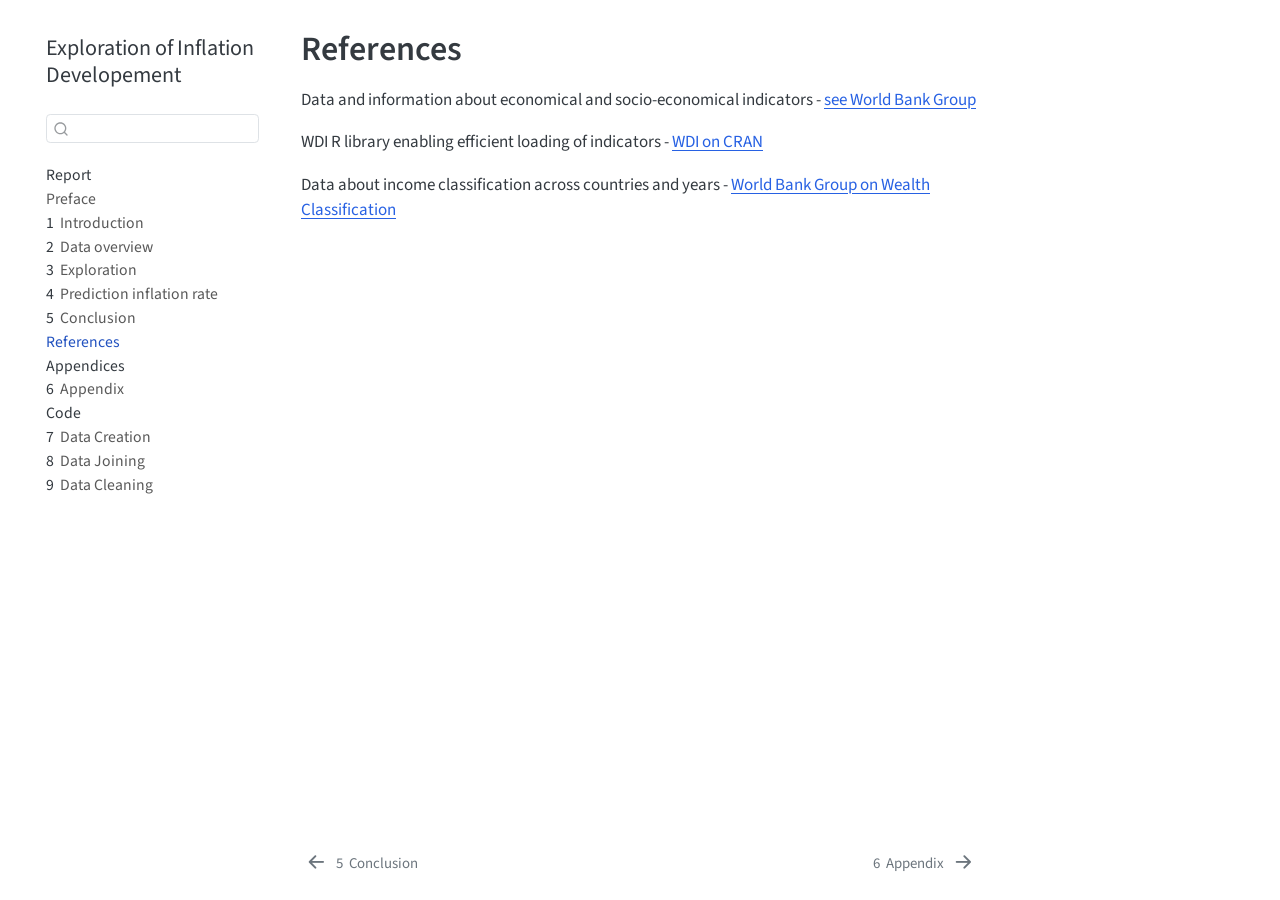
<file: _book/references.html>
<!DOCTYPE html>
<html xmlns="http://www.w3.org/1999/xhtml" lang="en" xml:lang="en"><head>

<meta charset="utf-8">
<meta name="generator" content="quarto-1.7.32">

<meta name="viewport" content="width=device-width, initial-scale=1.0, user-scalable=yes">


<title>References – Exploration of Inflation Developement</title>
<style>
code{white-space: pre-wrap;}
span.smallcaps{font-variant: small-caps;}
div.columns{display: flex; gap: min(4vw, 1.5em);}
div.column{flex: auto; overflow-x: auto;}
div.hanging-indent{margin-left: 1.5em; text-indent: -1.5em;}
ul.task-list{list-style: none;}
ul.task-list li input[type="checkbox"] {
  width: 0.8em;
  margin: 0 0.8em 0.2em -1em; /* quarto-specific, see https://github.com/quarto-dev/quarto-cli/issues/4556 */ 
  vertical-align: middle;
}
/* CSS for citations */
div.csl-bib-body { }
div.csl-entry {
  clear: both;
}
.hanging-indent div.csl-entry {
  margin-left:2em;
  text-indent:-2em;
}
div.csl-left-margin {
  min-width:2em;
  float:left;
}
div.csl-right-inline {
  margin-left:2em;
  padding-left:1em;
}
div.csl-indent {
  margin-left: 2em;
}</style>


<script src="site_libs/quarto-nav/quarto-nav.js"></script>
<script src="site_libs/quarto-nav/headroom.min.js"></script>
<script src="site_libs/clipboard/clipboard.min.js"></script>
<script src="site_libs/quarto-search/autocomplete.umd.js"></script>
<script src="site_libs/quarto-search/fuse.min.js"></script>
<script src="site_libs/quarto-search/quarto-search.js"></script>
<meta name="quarto:offset" content="./">
<link href="./appendix.html" rel="next">
<link href="./conclusion.html" rel="prev">
<script src="site_libs/quarto-html/quarto.js" type="module"></script>
<script src="site_libs/quarto-html/tabsets/tabsets.js" type="module"></script>
<script src="site_libs/quarto-html/popper.min.js"></script>
<script src="site_libs/quarto-html/tippy.umd.min.js"></script>
<script src="site_libs/quarto-html/anchor.min.js"></script>
<link href="site_libs/quarto-html/tippy.css" rel="stylesheet">
<link href="site_libs/quarto-html/quarto-syntax-highlighting-37eea08aefeeee20ff55810ff984fec1.css" rel="stylesheet" id="quarto-text-highlighting-styles">
<script src="site_libs/bootstrap/bootstrap.min.js"></script>
<link href="site_libs/bootstrap/bootstrap-icons.css" rel="stylesheet">
<link href="site_libs/bootstrap/bootstrap-485d01fc63b59abcd3ee1bf1e8e2748d.min.css" rel="stylesheet" append-hash="true" id="quarto-bootstrap" data-mode="light">
<script id="quarto-search-options" type="application/json">{
  "location": "sidebar",
  "copy-button": false,
  "collapse-after": 3,
  "panel-placement": "start",
  "type": "textbox",
  "limit": 50,
  "keyboard-shortcut": [
    "f",
    "/",
    "s"
  ],
  "show-item-context": false,
  "language": {
    "search-no-results-text": "No results",
    "search-matching-documents-text": "matching documents",
    "search-copy-link-title": "Copy link to search",
    "search-hide-matches-text": "Hide additional matches",
    "search-more-match-text": "more match in this document",
    "search-more-matches-text": "more matches in this document",
    "search-clear-button-title": "Clear",
    "search-text-placeholder": "",
    "search-detached-cancel-button-title": "Cancel",
    "search-submit-button-title": "Submit",
    "search-label": "Search"
  }
}</script>


</head>

<body class="nav-sidebar floating quarto-light">

<div id="quarto-search-results"></div>
  <header id="quarto-header" class="headroom fixed-top">
  <nav class="quarto-secondary-nav">
    <div class="container-fluid d-flex">
      <button type="button" class="quarto-btn-toggle btn" data-bs-toggle="collapse" role="button" data-bs-target=".quarto-sidebar-collapse-item" aria-controls="quarto-sidebar" aria-expanded="false" aria-label="Toggle sidebar navigation" onclick="if (window.quartoToggleHeadroom) { window.quartoToggleHeadroom(); }">
        <i class="bi bi-layout-text-sidebar-reverse"></i>
      </button>
        <nav class="quarto-page-breadcrumbs" aria-label="breadcrumb"><ol class="breadcrumb"><li class="breadcrumb-item"><a href="./references.html">References</a></li></ol></nav>
        <a class="flex-grow-1" role="navigation" data-bs-toggle="collapse" data-bs-target=".quarto-sidebar-collapse-item" aria-controls="quarto-sidebar" aria-expanded="false" aria-label="Toggle sidebar navigation" onclick="if (window.quartoToggleHeadroom) { window.quartoToggleHeadroom(); }">      
        </a>
      <button type="button" class="btn quarto-search-button" aria-label="Search" onclick="window.quartoOpenSearch();">
        <i class="bi bi-search"></i>
      </button>
    </div>
  </nav>
</header>
<!-- content -->
<div id="quarto-content" class="quarto-container page-columns page-rows-contents page-layout-article">
<!-- sidebar -->
  <nav id="quarto-sidebar" class="sidebar collapse collapse-horizontal quarto-sidebar-collapse-item sidebar-navigation floating overflow-auto">
    <div class="pt-lg-2 mt-2 text-left sidebar-header">
    <div class="sidebar-title mb-0 py-0">
      <a href="./">Exploration of Inflation Developement</a> 
    </div>
      </div>
        <div class="mt-2 flex-shrink-0 align-items-center">
        <div class="sidebar-search">
        <div id="quarto-search" class="" title="Search"></div>
        </div>
        </div>
    <div class="sidebar-menu-container"> 
    <ul class="list-unstyled mt-1">
        <li class="sidebar-item sidebar-item-section">
      <span class="sidebar-item-text sidebar-link text-start">
 <span class="menu-text">Report</span></span>
  </li>
        <li class="sidebar-item">
  <div class="sidebar-item-container"> 
  <a href="./index.html" class="sidebar-item-text sidebar-link">
 <span class="menu-text">Preface</span></a>
  </div>
</li>
        <li class="sidebar-item">
  <div class="sidebar-item-container"> 
  <a href="./intro.html" class="sidebar-item-text sidebar-link">
 <span class="menu-text"><span class="chapter-number">1</span>&nbsp; <span class="chapter-title">Introduction</span></span></a>
  </div>
</li>
        <li class="sidebar-item">
  <div class="sidebar-item-container"> 
  <a href="./overview.html" class="sidebar-item-text sidebar-link">
 <span class="menu-text"><span class="chapter-number">2</span>&nbsp; <span class="chapter-title">Data overview</span></span></a>
  </div>
</li>
        <li class="sidebar-item">
  <div class="sidebar-item-container"> 
  <a href="./exploration.html" class="sidebar-item-text sidebar-link">
 <span class="menu-text"><span class="chapter-number">3</span>&nbsp; <span class="chapter-title">Exploration</span></span></a>
  </div>
</li>
        <li class="sidebar-item">
  <div class="sidebar-item-container"> 
  <a href="./pred.html" class="sidebar-item-text sidebar-link">
 <span class="menu-text"><span class="chapter-number">4</span>&nbsp; <span class="chapter-title">Prediction inflation rate</span></span></a>
  </div>
</li>
        <li class="sidebar-item">
  <div class="sidebar-item-container"> 
  <a href="./conclusion.html" class="sidebar-item-text sidebar-link">
 <span class="menu-text"><span class="chapter-number">5</span>&nbsp; <span class="chapter-title">Conclusion</span></span></a>
  </div>
</li>
        <li class="sidebar-item">
  <div class="sidebar-item-container"> 
  <a href="./references.html" class="sidebar-item-text sidebar-link active">
 <span class="menu-text">References</span></a>
  </div>
</li>
        <li class="sidebar-item sidebar-item-section">
      <span class="sidebar-item-text sidebar-link text-start">
 <span class="menu-text">Appendices</span></span>
  </li>
        <li class="sidebar-item">
  <div class="sidebar-item-container"> 
  <a href="./appendix.html" class="sidebar-item-text sidebar-link">
 <span class="menu-text"><span class="chapter-number">6</span>&nbsp; <span class="chapter-title">Appendix</span></span></a>
  </div>
</li>
        <li class="sidebar-item sidebar-item-section">
      <span class="sidebar-item-text sidebar-link text-start">
 <span class="menu-text">Code</span></span>
  </li>
        <li class="sidebar-item">
  <div class="sidebar-item-container"> 
  <a href="./data_creation.html" class="sidebar-item-text sidebar-link">
 <span class="menu-text"><span class="chapter-number">7</span>&nbsp; <span class="chapter-title">Data Creation</span></span></a>
  </div>
</li>
        <li class="sidebar-item">
  <div class="sidebar-item-container"> 
  <a href="./data_joining.html" class="sidebar-item-text sidebar-link">
 <span class="menu-text"><span class="chapter-number">8</span>&nbsp; <span class="chapter-title">Data Joining</span></span></a>
  </div>
</li>
        <li class="sidebar-item">
  <div class="sidebar-item-container"> 
  <a href="./data_cleaning.html" class="sidebar-item-text sidebar-link">
 <span class="menu-text"><span class="chapter-number">9</span>&nbsp; <span class="chapter-title">Data Cleaning</span></span></a>
  </div>
</li>
    </ul>
    </div>
</nav>
<div id="quarto-sidebar-glass" class="quarto-sidebar-collapse-item" data-bs-toggle="collapse" data-bs-target=".quarto-sidebar-collapse-item"></div>
<!-- margin-sidebar -->
    <div id="quarto-margin-sidebar" class="sidebar margin-sidebar zindex-bottom">
        
    </div>
<!-- main -->
<main class="content" id="quarto-document-content">

<header id="title-block-header" class="quarto-title-block default">
<div class="quarto-title">
<h1 class="title">References</h1>
</div>



<div class="quarto-title-meta">

    
  
    
  </div>
  


</header>


<div id="refs" role="list" style="display: none">

</div>
<p>Data and information about economical and socio-economical indicators - <a href="https://data.worldbank.org/indicator">see World Bank Group</a></p>
<p>WDI R library enabling efficient loading of indicators - <a href="https://cran.r-project.org/web/packages/WDI/WDI.pdf">WDI on CRAN</a></p>
<p>Data about income classification across countries and years - <a href="https://datahelpdesk.worldbank.org/knowledgebase/articles/906519-world-bank-country-and-lending-groups">World Bank Group on Wealth Classification</a></p>



</main> <!-- /main -->
<script id="quarto-html-after-body" type="application/javascript">
  window.document.addEventListener("DOMContentLoaded", function (event) {
    const icon = "";
    const anchorJS = new window.AnchorJS();
    anchorJS.options = {
      placement: 'right',
      icon: icon
    };
    anchorJS.add('.anchored');
    const isCodeAnnotation = (el) => {
      for (const clz of el.classList) {
        if (clz.startsWith('code-annotation-')) {                     
          return true;
        }
      }
      return false;
    }
    const onCopySuccess = function(e) {
      // button target
      const button = e.trigger;
      // don't keep focus
      button.blur();
      // flash "checked"
      button.classList.add('code-copy-button-checked');
      var currentTitle = button.getAttribute("title");
      button.setAttribute("title", "Copied!");
      let tooltip;
      if (window.bootstrap) {
        button.setAttribute("data-bs-toggle", "tooltip");
        button.setAttribute("data-bs-placement", "left");
        button.setAttribute("data-bs-title", "Copied!");
        tooltip = new bootstrap.Tooltip(button, 
          { trigger: "manual", 
            customClass: "code-copy-button-tooltip",
            offset: [0, -8]});
        tooltip.show();    
      }
      setTimeout(function() {
        if (tooltip) {
          tooltip.hide();
          button.removeAttribute("data-bs-title");
          button.removeAttribute("data-bs-toggle");
          button.removeAttribute("data-bs-placement");
        }
        button.setAttribute("title", currentTitle);
        button.classList.remove('code-copy-button-checked');
      }, 1000);
      // clear code selection
      e.clearSelection();
    }
    const getTextToCopy = function(trigger) {
        const codeEl = trigger.previousElementSibling.cloneNode(true);
        for (const childEl of codeEl.children) {
          if (isCodeAnnotation(childEl)) {
            childEl.remove();
          }
        }
        return codeEl.innerText;
    }
    const clipboard = new window.ClipboardJS('.code-copy-button:not([data-in-quarto-modal])', {
      text: getTextToCopy
    });
    clipboard.on('success', onCopySuccess);
    if (window.document.getElementById('quarto-embedded-source-code-modal')) {
      const clipboardModal = new window.ClipboardJS('.code-copy-button[data-in-quarto-modal]', {
        text: getTextToCopy,
        container: window.document.getElementById('quarto-embedded-source-code-modal')
      });
      clipboardModal.on('success', onCopySuccess);
    }
      var localhostRegex = new RegExp(/^(?:http|https):\/\/localhost\:?[0-9]*\//);
      var mailtoRegex = new RegExp(/^mailto:/);
        var filterRegex = new RegExp('/' + window.location.host + '/');
      var isInternal = (href) => {
          return filterRegex.test(href) || localhostRegex.test(href) || mailtoRegex.test(href);
      }
      // Inspect non-navigation links and adorn them if external
     var links = window.document.querySelectorAll('a[href]:not(.nav-link):not(.navbar-brand):not(.toc-action):not(.sidebar-link):not(.sidebar-item-toggle):not(.pagination-link):not(.no-external):not([aria-hidden]):not(.dropdown-item):not(.quarto-navigation-tool):not(.about-link)');
      for (var i=0; i<links.length; i++) {
        const link = links[i];
        if (!isInternal(link.href)) {
          // undo the damage that might have been done by quarto-nav.js in the case of
          // links that we want to consider external
          if (link.dataset.originalHref !== undefined) {
            link.href = link.dataset.originalHref;
          }
        }
      }
    function tippyHover(el, contentFn, onTriggerFn, onUntriggerFn) {
      const config = {
        allowHTML: true,
        maxWidth: 500,
        delay: 100,
        arrow: false,
        appendTo: function(el) {
            return el.parentElement;
        },
        interactive: true,
        interactiveBorder: 10,
        theme: 'quarto',
        placement: 'bottom-start',
      };
      if (contentFn) {
        config.content = contentFn;
      }
      if (onTriggerFn) {
        config.onTrigger = onTriggerFn;
      }
      if (onUntriggerFn) {
        config.onUntrigger = onUntriggerFn;
      }
      window.tippy(el, config); 
    }
    const noterefs = window.document.querySelectorAll('a[role="doc-noteref"]');
    for (var i=0; i<noterefs.length; i++) {
      const ref = noterefs[i];
      tippyHover(ref, function() {
        // use id or data attribute instead here
        let href = ref.getAttribute('data-footnote-href') || ref.getAttribute('href');
        try { href = new URL(href).hash; } catch {}
        const id = href.replace(/^#\/?/, "");
        const note = window.document.getElementById(id);
        if (note) {
          return note.innerHTML;
        } else {
          return "";
        }
      });
    }
    const xrefs = window.document.querySelectorAll('a.quarto-xref');
    const processXRef = (id, note) => {
      // Strip column container classes
      const stripColumnClz = (el) => {
        el.classList.remove("page-full", "page-columns");
        if (el.children) {
          for (const child of el.children) {
            stripColumnClz(child);
          }
        }
      }
      stripColumnClz(note)
      if (id === null || id.startsWith('sec-')) {
        // Special case sections, only their first couple elements
        const container = document.createElement("div");
        if (note.children && note.children.length > 2) {
          container.appendChild(note.children[0].cloneNode(true));
          for (let i = 1; i < note.children.length; i++) {
            const child = note.children[i];
            if (child.tagName === "P" && child.innerText === "") {
              continue;
            } else {
              container.appendChild(child.cloneNode(true));
              break;
            }
          }
          if (window.Quarto?.typesetMath) {
            window.Quarto.typesetMath(container);
          }
          return container.innerHTML
        } else {
          if (window.Quarto?.typesetMath) {
            window.Quarto.typesetMath(note);
          }
          return note.innerHTML;
        }
      } else {
        // Remove any anchor links if they are present
        const anchorLink = note.querySelector('a.anchorjs-link');
        if (anchorLink) {
          anchorLink.remove();
        }
        if (window.Quarto?.typesetMath) {
          window.Quarto.typesetMath(note);
        }
        if (note.classList.contains("callout")) {
          return note.outerHTML;
        } else {
          return note.innerHTML;
        }
      }
    }
    for (var i=0; i<xrefs.length; i++) {
      const xref = xrefs[i];
      tippyHover(xref, undefined, function(instance) {
        instance.disable();
        let url = xref.getAttribute('href');
        let hash = undefined; 
        if (url.startsWith('#')) {
          hash = url;
        } else {
          try { hash = new URL(url).hash; } catch {}
        }
        if (hash) {
          const id = hash.replace(/^#\/?/, "");
          const note = window.document.getElementById(id);
          if (note !== null) {
            try {
              const html = processXRef(id, note.cloneNode(true));
              instance.setContent(html);
            } finally {
              instance.enable();
              instance.show();
            }
          } else {
            // See if we can fetch this
            fetch(url.split('#')[0])
            .then(res => res.text())
            .then(html => {
              const parser = new DOMParser();
              const htmlDoc = parser.parseFromString(html, "text/html");
              const note = htmlDoc.getElementById(id);
              if (note !== null) {
                const html = processXRef(id, note);
                instance.setContent(html);
              } 
            }).finally(() => {
              instance.enable();
              instance.show();
            });
          }
        } else {
          // See if we can fetch a full url (with no hash to target)
          // This is a special case and we should probably do some content thinning / targeting
          fetch(url)
          .then(res => res.text())
          .then(html => {
            const parser = new DOMParser();
            const htmlDoc = parser.parseFromString(html, "text/html");
            const note = htmlDoc.querySelector('main.content');
            if (note !== null) {
              // This should only happen for chapter cross references
              // (since there is no id in the URL)
              // remove the first header
              if (note.children.length > 0 && note.children[0].tagName === "HEADER") {
                note.children[0].remove();
              }
              const html = processXRef(null, note);
              instance.setContent(html);
            } 
          }).finally(() => {
            instance.enable();
            instance.show();
          });
        }
      }, function(instance) {
      });
    }
        let selectedAnnoteEl;
        const selectorForAnnotation = ( cell, annotation) => {
          let cellAttr = 'data-code-cell="' + cell + '"';
          let lineAttr = 'data-code-annotation="' +  annotation + '"';
          const selector = 'span[' + cellAttr + '][' + lineAttr + ']';
          return selector;
        }
        const selectCodeLines = (annoteEl) => {
          const doc = window.document;
          const targetCell = annoteEl.getAttribute("data-target-cell");
          const targetAnnotation = annoteEl.getAttribute("data-target-annotation");
          const annoteSpan = window.document.querySelector(selectorForAnnotation(targetCell, targetAnnotation));
          const lines = annoteSpan.getAttribute("data-code-lines").split(",");
          const lineIds = lines.map((line) => {
            return targetCell + "-" + line;
          })
          let top = null;
          let height = null;
          let parent = null;
          if (lineIds.length > 0) {
              //compute the position of the single el (top and bottom and make a div)
              const el = window.document.getElementById(lineIds[0]);
              top = el.offsetTop;
              height = el.offsetHeight;
              parent = el.parentElement.parentElement;
            if (lineIds.length > 1) {
              const lastEl = window.document.getElementById(lineIds[lineIds.length - 1]);
              const bottom = lastEl.offsetTop + lastEl.offsetHeight;
              height = bottom - top;
            }
            if (top !== null && height !== null && parent !== null) {
              // cook up a div (if necessary) and position it 
              let div = window.document.getElementById("code-annotation-line-highlight");
              if (div === null) {
                div = window.document.createElement("div");
                div.setAttribute("id", "code-annotation-line-highlight");
                div.style.position = 'absolute';
                parent.appendChild(div);
              }
              div.style.top = top - 2 + "px";
              div.style.height = height + 4 + "px";
              div.style.left = 0;
              let gutterDiv = window.document.getElementById("code-annotation-line-highlight-gutter");
              if (gutterDiv === null) {
                gutterDiv = window.document.createElement("div");
                gutterDiv.setAttribute("id", "code-annotation-line-highlight-gutter");
                gutterDiv.style.position = 'absolute';
                const codeCell = window.document.getElementById(targetCell);
                const gutter = codeCell.querySelector('.code-annotation-gutter');
                gutter.appendChild(gutterDiv);
              }
              gutterDiv.style.top = top - 2 + "px";
              gutterDiv.style.height = height + 4 + "px";
            }
            selectedAnnoteEl = annoteEl;
          }
        };
        const unselectCodeLines = () => {
          const elementsIds = ["code-annotation-line-highlight", "code-annotation-line-highlight-gutter"];
          elementsIds.forEach((elId) => {
            const div = window.document.getElementById(elId);
            if (div) {
              div.remove();
            }
          });
          selectedAnnoteEl = undefined;
        };
          // Handle positioning of the toggle
      window.addEventListener(
        "resize",
        throttle(() => {
          elRect = undefined;
          if (selectedAnnoteEl) {
            selectCodeLines(selectedAnnoteEl);
          }
        }, 10)
      );
      function throttle(fn, ms) {
      let throttle = false;
      let timer;
        return (...args) => {
          if(!throttle) { // first call gets through
              fn.apply(this, args);
              throttle = true;
          } else { // all the others get throttled
              if(timer) clearTimeout(timer); // cancel #2
              timer = setTimeout(() => {
                fn.apply(this, args);
                timer = throttle = false;
              }, ms);
          }
        };
      }
        // Attach click handler to the DT
        const annoteDls = window.document.querySelectorAll('dt[data-target-cell]');
        for (const annoteDlNode of annoteDls) {
          annoteDlNode.addEventListener('click', (event) => {
            const clickedEl = event.target;
            if (clickedEl !== selectedAnnoteEl) {
              unselectCodeLines();
              const activeEl = window.document.querySelector('dt[data-target-cell].code-annotation-active');
              if (activeEl) {
                activeEl.classList.remove('code-annotation-active');
              }
              selectCodeLines(clickedEl);
              clickedEl.classList.add('code-annotation-active');
            } else {
              // Unselect the line
              unselectCodeLines();
              clickedEl.classList.remove('code-annotation-active');
            }
          });
        }
    const findCites = (el) => {
      const parentEl = el.parentElement;
      if (parentEl) {
        const cites = parentEl.dataset.cites;
        if (cites) {
          return {
            el,
            cites: cites.split(' ')
          };
        } else {
          return findCites(el.parentElement)
        }
      } else {
        return undefined;
      }
    };
    var bibliorefs = window.document.querySelectorAll('a[role="doc-biblioref"]');
    for (var i=0; i<bibliorefs.length; i++) {
      const ref = bibliorefs[i];
      const citeInfo = findCites(ref);
      if (citeInfo) {
        tippyHover(citeInfo.el, function() {
          var popup = window.document.createElement('div');
          citeInfo.cites.forEach(function(cite) {
            var citeDiv = window.document.createElement('div');
            citeDiv.classList.add('hanging-indent');
            citeDiv.classList.add('csl-entry');
            var biblioDiv = window.document.getElementById('ref-' + cite);
            if (biblioDiv) {
              citeDiv.innerHTML = biblioDiv.innerHTML;
            }
            popup.appendChild(citeDiv);
          });
          return popup.innerHTML;
        });
      }
    }
  });
  </script>
<nav class="page-navigation">
  <div class="nav-page nav-page-previous">
      <a href="./conclusion.html" class="pagination-link" aria-label="Conclusion">
        <i class="bi bi-arrow-left-short"></i> <span class="nav-page-text"><span class="chapter-number">5</span>&nbsp; <span class="chapter-title">Conclusion</span></span>
      </a>          
  </div>
  <div class="nav-page nav-page-next">
      <a href="./appendix.html" class="pagination-link" aria-label="Appendix">
        <span class="nav-page-text"><span class="chapter-number">6</span>&nbsp; <span class="chapter-title">Appendix</span></span> <i class="bi bi-arrow-right-short"></i>
      </a>
  </div>
</nav>
</div> <!-- /content -->




</body></html>
</file>
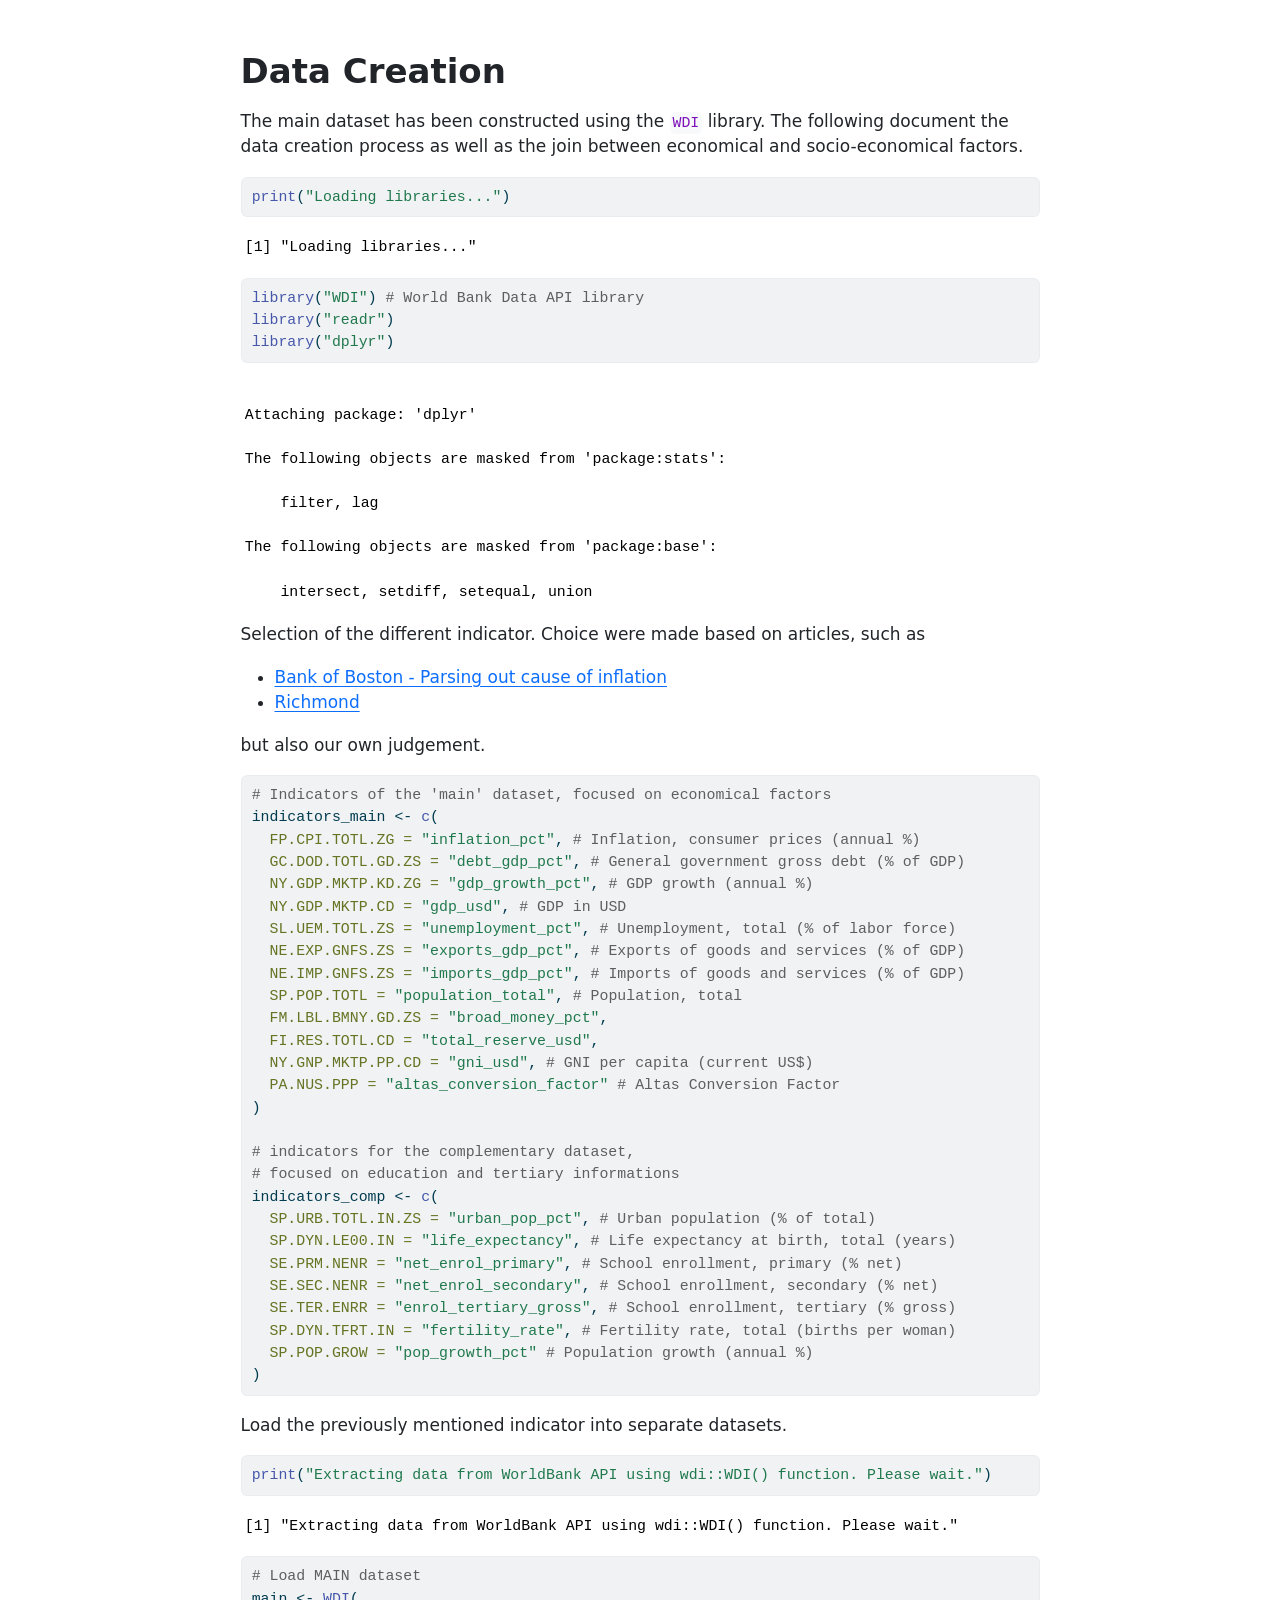
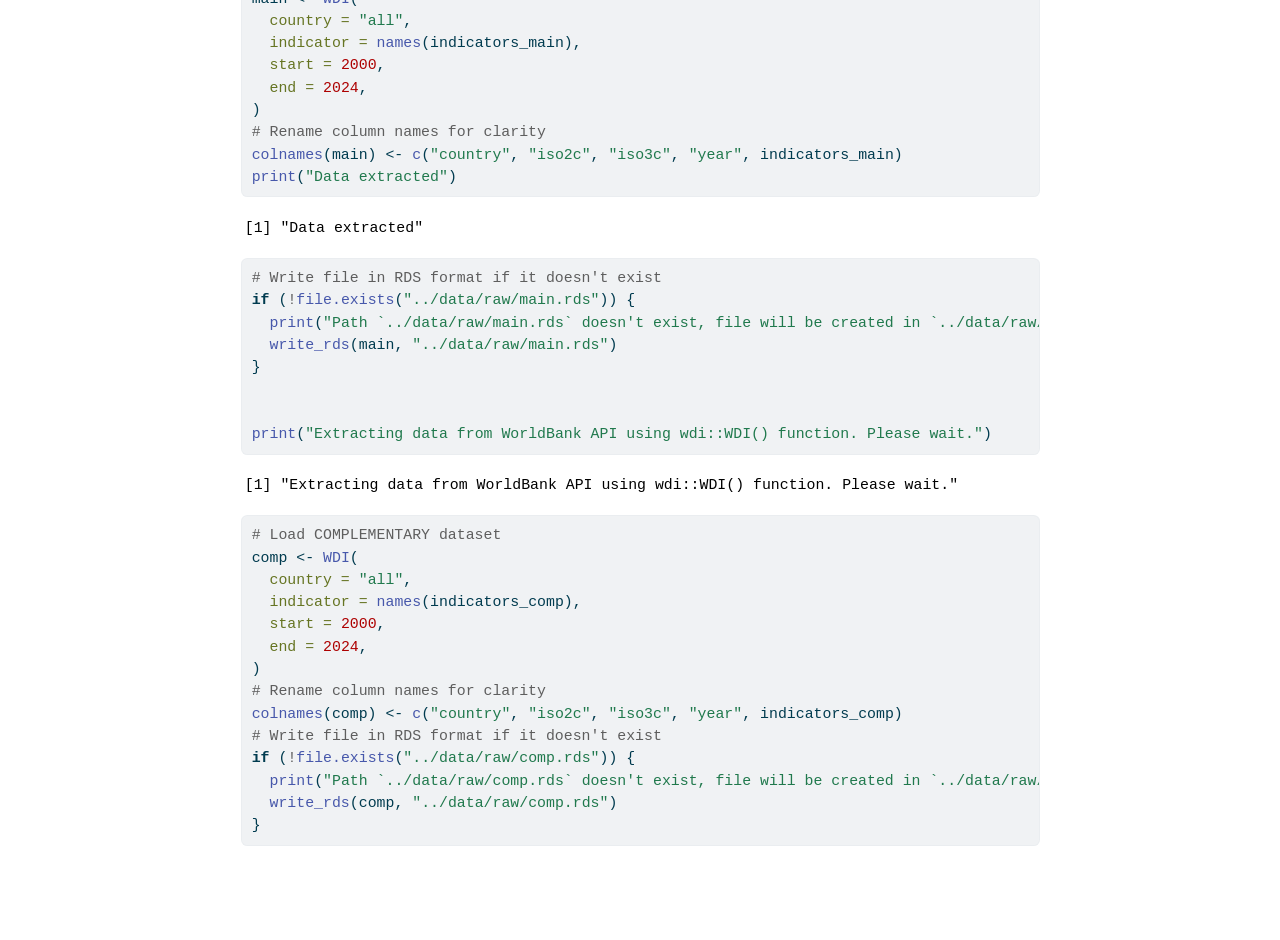
<file: book-report/data_creation.html>
<!DOCTYPE html>
<html xmlns="http://www.w3.org/1999/xhtml" lang="en" xml:lang="en"><head>

<meta charset="utf-8">
<meta name="generator" content="quarto-1.7.32">

<meta name="viewport" content="width=device-width, initial-scale=1.0, user-scalable=yes">


<title>data_creation</title>
<style>
code{white-space: pre-wrap;}
span.smallcaps{font-variant: small-caps;}
div.columns{display: flex; gap: min(4vw, 1.5em);}
div.column{flex: auto; overflow-x: auto;}
div.hanging-indent{margin-left: 1.5em; text-indent: -1.5em;}
ul.task-list{list-style: none;}
ul.task-list li input[type="checkbox"] {
  width: 0.8em;
  margin: 0 0.8em 0.2em -1em; /* quarto-specific, see https://github.com/quarto-dev/quarto-cli/issues/4556 */ 
  vertical-align: middle;
}
/* CSS for syntax highlighting */
html { -webkit-text-size-adjust: 100%; }
pre > code.sourceCode { white-space: pre; position: relative; }
pre > code.sourceCode > span { display: inline-block; line-height: 1.25; }
pre > code.sourceCode > span:empty { height: 1.2em; }
.sourceCode { overflow: visible; }
code.sourceCode > span { color: inherit; text-decoration: inherit; }
div.sourceCode { margin: 1em 0; }
pre.sourceCode { margin: 0; }
@media screen {
div.sourceCode { overflow: auto; }
}
@media print {
pre > code.sourceCode { white-space: pre-wrap; }
pre > code.sourceCode > span { text-indent: -5em; padding-left: 5em; }
}
pre.numberSource code
  { counter-reset: source-line 0; }
pre.numberSource code > span
  { position: relative; left: -4em; counter-increment: source-line; }
pre.numberSource code > span > a:first-child::before
  { content: counter(source-line);
    position: relative; left: -1em; text-align: right; vertical-align: baseline;
    border: none; display: inline-block;
    -webkit-touch-callout: none; -webkit-user-select: none;
    -khtml-user-select: none; -moz-user-select: none;
    -ms-user-select: none; user-select: none;
    padding: 0 4px; width: 4em;
  }
pre.numberSource { margin-left: 3em;  padding-left: 4px; }
div.sourceCode
  {   }
@media screen {
pre > code.sourceCode > span > a:first-child::before { text-decoration: underline; }
}
</style>


<script src="data_creation_files/libs/clipboard/clipboard.min.js"></script>
<script src="data_creation_files/libs/quarto-html/quarto.js" type="module"></script>
<script src="data_creation_files/libs/quarto-html/tabsets/tabsets.js" type="module"></script>
<script src="data_creation_files/libs/quarto-html/popper.min.js"></script>
<script src="data_creation_files/libs/quarto-html/tippy.umd.min.js"></script>
<script src="data_creation_files/libs/quarto-html/anchor.min.js"></script>
<link href="data_creation_files/libs/quarto-html/tippy.css" rel="stylesheet">
<link href="data_creation_files/libs/quarto-html/quarto-syntax-highlighting-37eea08aefeeee20ff55810ff984fec1.css" rel="stylesheet" id="quarto-text-highlighting-styles">
<script src="data_creation_files/libs/bootstrap/bootstrap.min.js"></script>
<link href="data_creation_files/libs/bootstrap/bootstrap-icons.css" rel="stylesheet">
<link href="data_creation_files/libs/bootstrap/bootstrap-81267100e462c21b3d6c0d5bf76a3417.min.css" rel="stylesheet" append-hash="true" id="quarto-bootstrap" data-mode="light">


</head>

<body class="fullcontent quarto-light">

<div id="quarto-content" class="page-columns page-rows-contents page-layout-article">

<main class="content" id="quarto-document-content">




<section id="data-creation" class="level1">
<h1>Data Creation</h1>
<p>The main dataset has been constructed using the <code>WDI</code> library. The following document the data creation process as well as the join between economical and socio-economical factors.</p>
<div class="cell">
<div class="sourceCode cell-code" id="cb1"><pre class="sourceCode r code-with-copy"><code class="sourceCode r"><span id="cb1-1"><a href="#cb1-1" aria-hidden="true" tabindex="-1"></a><span class="fu">print</span>(<span class="st">"Loading libraries..."</span>)</span></code><button title="Copy to Clipboard" class="code-copy-button"><i class="bi"></i></button></pre></div>
<div class="cell-output cell-output-stdout">
<pre><code>[1] "Loading libraries..."</code></pre>
</div>
<div class="sourceCode cell-code" id="cb3"><pre class="sourceCode r code-with-copy"><code class="sourceCode r"><span id="cb3-1"><a href="#cb3-1" aria-hidden="true" tabindex="-1"></a><span class="fu">library</span>(<span class="st">"WDI"</span>) <span class="co"># World Bank Data API library</span></span>
<span id="cb3-2"><a href="#cb3-2" aria-hidden="true" tabindex="-1"></a><span class="fu">library</span>(<span class="st">"readr"</span>)</span>
<span id="cb3-3"><a href="#cb3-3" aria-hidden="true" tabindex="-1"></a><span class="fu">library</span>(<span class="st">"dplyr"</span>)</span></code><button title="Copy to Clipboard" class="code-copy-button"><i class="bi"></i></button></pre></div>
<div class="cell-output cell-output-stderr">
<pre><code>
Attaching package: 'dplyr'</code></pre>
</div>
<div class="cell-output cell-output-stderr">
<pre><code>The following objects are masked from 'package:stats':

    filter, lag</code></pre>
</div>
<div class="cell-output cell-output-stderr">
<pre><code>The following objects are masked from 'package:base':

    intersect, setdiff, setequal, union</code></pre>
</div>
</div>
<p>Selection of the different indicator. Choice were made based on articles, such as</p>
<ul>
<li><a href="https://www.bostonfed.org/publications/current-policy-perspectives/2025/parsing-out-the-sources-of-inflation.aspx#:~:text=Supply%20and%20Demand%20Factors%20Can,of%20inflation%20in%20forecasting%20models">Bank of Boston - Parsing out cause of inflation</a></li>
<li><a href="https://www.richmondfed.org/publications/research/econ_focus/2021/q4_federal_reserve#:~:text=There's%20no%20shortage%20of%20ways,driving%20inflation%20in%20the%20moment">Richmond</a></li>
</ul>
<p>but also our own judgement.</p>
<div class="cell">
<div class="sourceCode cell-code" id="cb7"><pre class="sourceCode r code-with-copy"><code class="sourceCode r"><span id="cb7-1"><a href="#cb7-1" aria-hidden="true" tabindex="-1"></a><span class="co"># Indicators of the 'main' dataset, focused on economical factors</span></span>
<span id="cb7-2"><a href="#cb7-2" aria-hidden="true" tabindex="-1"></a>indicators_main <span class="ot">&lt;-</span> <span class="fu">c</span>(</span>
<span id="cb7-3"><a href="#cb7-3" aria-hidden="true" tabindex="-1"></a>  <span class="at">FP.CPI.TOTL.ZG =</span> <span class="st">"inflation_pct"</span>, <span class="co"># Inflation, consumer prices (annual %)</span></span>
<span id="cb7-4"><a href="#cb7-4" aria-hidden="true" tabindex="-1"></a>  <span class="at">GC.DOD.TOTL.GD.ZS =</span> <span class="st">"debt_gdp_pct"</span>, <span class="co"># General government gross debt (% of GDP)</span></span>
<span id="cb7-5"><a href="#cb7-5" aria-hidden="true" tabindex="-1"></a>  <span class="at">NY.GDP.MKTP.KD.ZG =</span> <span class="st">"gdp_growth_pct"</span>, <span class="co"># GDP growth (annual %)</span></span>
<span id="cb7-6"><a href="#cb7-6" aria-hidden="true" tabindex="-1"></a>  <span class="at">NY.GDP.MKTP.CD =</span> <span class="st">"gdp_usd"</span>, <span class="co"># GDP in USD</span></span>
<span id="cb7-7"><a href="#cb7-7" aria-hidden="true" tabindex="-1"></a>  <span class="at">SL.UEM.TOTL.ZS =</span> <span class="st">"unemployment_pct"</span>, <span class="co"># Unemployment, total (% of labor force)</span></span>
<span id="cb7-8"><a href="#cb7-8" aria-hidden="true" tabindex="-1"></a>  <span class="at">NE.EXP.GNFS.ZS =</span> <span class="st">"exports_gdp_pct"</span>, <span class="co"># Exports of goods and services (% of GDP)</span></span>
<span id="cb7-9"><a href="#cb7-9" aria-hidden="true" tabindex="-1"></a>  <span class="at">NE.IMP.GNFS.ZS =</span> <span class="st">"imports_gdp_pct"</span>, <span class="co"># Imports of goods and services (% of GDP)</span></span>
<span id="cb7-10"><a href="#cb7-10" aria-hidden="true" tabindex="-1"></a>  <span class="at">SP.POP.TOTL =</span> <span class="st">"population_total"</span>, <span class="co"># Population, total</span></span>
<span id="cb7-11"><a href="#cb7-11" aria-hidden="true" tabindex="-1"></a>  <span class="at">FM.LBL.BMNY.GD.ZS =</span> <span class="st">"broad_money_pct"</span>,</span>
<span id="cb7-12"><a href="#cb7-12" aria-hidden="true" tabindex="-1"></a>  <span class="at">FI.RES.TOTL.CD =</span> <span class="st">"total_reserve_usd"</span>,</span>
<span id="cb7-13"><a href="#cb7-13" aria-hidden="true" tabindex="-1"></a>  <span class="at">NY.GNP.MKTP.PP.CD =</span> <span class="st">"gni_usd"</span>, <span class="co"># GNI per capita (current US$)</span></span>
<span id="cb7-14"><a href="#cb7-14" aria-hidden="true" tabindex="-1"></a>  <span class="at">PA.NUS.PPP =</span> <span class="st">"altas_conversion_factor"</span> <span class="co"># Altas Conversion Factor</span></span>
<span id="cb7-15"><a href="#cb7-15" aria-hidden="true" tabindex="-1"></a>)</span>
<span id="cb7-16"><a href="#cb7-16" aria-hidden="true" tabindex="-1"></a></span>
<span id="cb7-17"><a href="#cb7-17" aria-hidden="true" tabindex="-1"></a><span class="co"># indicators for the complementary dataset,</span></span>
<span id="cb7-18"><a href="#cb7-18" aria-hidden="true" tabindex="-1"></a><span class="co"># focused on education and tertiary informations</span></span>
<span id="cb7-19"><a href="#cb7-19" aria-hidden="true" tabindex="-1"></a>indicators_comp <span class="ot">&lt;-</span> <span class="fu">c</span>(</span>
<span id="cb7-20"><a href="#cb7-20" aria-hidden="true" tabindex="-1"></a>  <span class="at">SP.URB.TOTL.IN.ZS =</span> <span class="st">"urban_pop_pct"</span>, <span class="co"># Urban population (% of total)</span></span>
<span id="cb7-21"><a href="#cb7-21" aria-hidden="true" tabindex="-1"></a>  <span class="at">SP.DYN.LE00.IN =</span> <span class="st">"life_expectancy"</span>, <span class="co"># Life expectancy at birth, total (years)</span></span>
<span id="cb7-22"><a href="#cb7-22" aria-hidden="true" tabindex="-1"></a>  <span class="at">SE.PRM.NENR =</span> <span class="st">"net_enrol_primary"</span>, <span class="co"># School enrollment, primary (% net)</span></span>
<span id="cb7-23"><a href="#cb7-23" aria-hidden="true" tabindex="-1"></a>  <span class="at">SE.SEC.NENR =</span> <span class="st">"net_enrol_secondary"</span>, <span class="co"># School enrollment, secondary (% net)</span></span>
<span id="cb7-24"><a href="#cb7-24" aria-hidden="true" tabindex="-1"></a>  <span class="at">SE.TER.ENRR =</span> <span class="st">"enrol_tertiary_gross"</span>, <span class="co"># School enrollment, tertiary (% gross)</span></span>
<span id="cb7-25"><a href="#cb7-25" aria-hidden="true" tabindex="-1"></a>  <span class="at">SP.DYN.TFRT.IN =</span> <span class="st">"fertility_rate"</span>, <span class="co"># Fertility rate, total (births per woman)</span></span>
<span id="cb7-26"><a href="#cb7-26" aria-hidden="true" tabindex="-1"></a>  <span class="at">SP.POP.GROW =</span> <span class="st">"pop_growth_pct"</span> <span class="co"># Population growth (annual %)</span></span>
<span id="cb7-27"><a href="#cb7-27" aria-hidden="true" tabindex="-1"></a>)</span></code><button title="Copy to Clipboard" class="code-copy-button"><i class="bi"></i></button></pre></div>
</div>
<p>Load the previously mentioned indicator into separate datasets.</p>
<div class="cell">
<div class="sourceCode cell-code" id="cb8"><pre class="sourceCode r code-with-copy"><code class="sourceCode r"><span id="cb8-1"><a href="#cb8-1" aria-hidden="true" tabindex="-1"></a><span class="fu">print</span>(<span class="st">"Extracting data from WorldBank API using wdi::WDI() function. Please wait."</span>)</span></code><button title="Copy to Clipboard" class="code-copy-button"><i class="bi"></i></button></pre></div>
<div class="cell-output cell-output-stdout">
<pre><code>[1] "Extracting data from WorldBank API using wdi::WDI() function. Please wait."</code></pre>
</div>
<div class="sourceCode cell-code" id="cb10"><pre class="sourceCode r code-with-copy"><code class="sourceCode r"><span id="cb10-1"><a href="#cb10-1" aria-hidden="true" tabindex="-1"></a><span class="co"># Load MAIN dataset</span></span>
<span id="cb10-2"><a href="#cb10-2" aria-hidden="true" tabindex="-1"></a>main <span class="ot">&lt;-</span> <span class="fu">WDI</span>(</span>
<span id="cb10-3"><a href="#cb10-3" aria-hidden="true" tabindex="-1"></a>  <span class="at">country =</span> <span class="st">"all"</span>,</span>
<span id="cb10-4"><a href="#cb10-4" aria-hidden="true" tabindex="-1"></a>  <span class="at">indicator =</span> <span class="fu">names</span>(indicators_main),</span>
<span id="cb10-5"><a href="#cb10-5" aria-hidden="true" tabindex="-1"></a>  <span class="at">start =</span> <span class="dv">2000</span>,</span>
<span id="cb10-6"><a href="#cb10-6" aria-hidden="true" tabindex="-1"></a>  <span class="at">end =</span> <span class="dv">2024</span>,</span>
<span id="cb10-7"><a href="#cb10-7" aria-hidden="true" tabindex="-1"></a>)</span>
<span id="cb10-8"><a href="#cb10-8" aria-hidden="true" tabindex="-1"></a><span class="co"># Rename column names for clarity</span></span>
<span id="cb10-9"><a href="#cb10-9" aria-hidden="true" tabindex="-1"></a><span class="fu">colnames</span>(main) <span class="ot">&lt;-</span> <span class="fu">c</span>(<span class="st">"country"</span>, <span class="st">"iso2c"</span>, <span class="st">"iso3c"</span>, <span class="st">"year"</span>, indicators_main)</span>
<span id="cb10-10"><a href="#cb10-10" aria-hidden="true" tabindex="-1"></a><span class="fu">print</span>(<span class="st">"Data extracted"</span>)</span></code><button title="Copy to Clipboard" class="code-copy-button"><i class="bi"></i></button></pre></div>
<div class="cell-output cell-output-stdout">
<pre><code>[1] "Data extracted"</code></pre>
</div>
<div class="sourceCode cell-code" id="cb12"><pre class="sourceCode r code-with-copy"><code class="sourceCode r"><span id="cb12-1"><a href="#cb12-1" aria-hidden="true" tabindex="-1"></a><span class="co"># Write file in RDS format if it doesn't exist</span></span>
<span id="cb12-2"><a href="#cb12-2" aria-hidden="true" tabindex="-1"></a><span class="cf">if</span> (<span class="sc">!</span><span class="fu">file.exists</span>(<span class="st">"../data/raw/main.rds"</span>)) {</span>
<span id="cb12-3"><a href="#cb12-3" aria-hidden="true" tabindex="-1"></a>  <span class="fu">print</span>(<span class="st">"Path `../data/raw/main.rds` doesn't exist, file will be created in `../data/raw/`."</span>)</span>
<span id="cb12-4"><a href="#cb12-4" aria-hidden="true" tabindex="-1"></a>  <span class="fu">write_rds</span>(main, <span class="st">"../data/raw/main.rds"</span>)</span>
<span id="cb12-5"><a href="#cb12-5" aria-hidden="true" tabindex="-1"></a>}</span>
<span id="cb12-6"><a href="#cb12-6" aria-hidden="true" tabindex="-1"></a></span>
<span id="cb12-7"><a href="#cb12-7" aria-hidden="true" tabindex="-1"></a></span>
<span id="cb12-8"><a href="#cb12-8" aria-hidden="true" tabindex="-1"></a><span class="fu">print</span>(<span class="st">"Extracting data from WorldBank API using wdi::WDI() function. Please wait."</span>)</span></code><button title="Copy to Clipboard" class="code-copy-button"><i class="bi"></i></button></pre></div>
<div class="cell-output cell-output-stdout">
<pre><code>[1] "Extracting data from WorldBank API using wdi::WDI() function. Please wait."</code></pre>
</div>
<div class="sourceCode cell-code" id="cb14"><pre class="sourceCode r code-with-copy"><code class="sourceCode r"><span id="cb14-1"><a href="#cb14-1" aria-hidden="true" tabindex="-1"></a><span class="co"># Load COMPLEMENTARY dataset</span></span>
<span id="cb14-2"><a href="#cb14-2" aria-hidden="true" tabindex="-1"></a>comp <span class="ot">&lt;-</span> <span class="fu">WDI</span>(</span>
<span id="cb14-3"><a href="#cb14-3" aria-hidden="true" tabindex="-1"></a>  <span class="at">country =</span> <span class="st">"all"</span>,</span>
<span id="cb14-4"><a href="#cb14-4" aria-hidden="true" tabindex="-1"></a>  <span class="at">indicator =</span> <span class="fu">names</span>(indicators_comp),</span>
<span id="cb14-5"><a href="#cb14-5" aria-hidden="true" tabindex="-1"></a>  <span class="at">start =</span> <span class="dv">2000</span>,</span>
<span id="cb14-6"><a href="#cb14-6" aria-hidden="true" tabindex="-1"></a>  <span class="at">end =</span> <span class="dv">2024</span>,</span>
<span id="cb14-7"><a href="#cb14-7" aria-hidden="true" tabindex="-1"></a>)</span>
<span id="cb14-8"><a href="#cb14-8" aria-hidden="true" tabindex="-1"></a><span class="co"># Rename column names for clarity</span></span>
<span id="cb14-9"><a href="#cb14-9" aria-hidden="true" tabindex="-1"></a><span class="fu">colnames</span>(comp) <span class="ot">&lt;-</span> <span class="fu">c</span>(<span class="st">"country"</span>, <span class="st">"iso2c"</span>, <span class="st">"iso3c"</span>, <span class="st">"year"</span>, indicators_comp)</span>
<span id="cb14-10"><a href="#cb14-10" aria-hidden="true" tabindex="-1"></a><span class="co"># Write file in RDS format if it doesn't exist</span></span>
<span id="cb14-11"><a href="#cb14-11" aria-hidden="true" tabindex="-1"></a><span class="cf">if</span> (<span class="sc">!</span><span class="fu">file.exists</span>(<span class="st">"../data/raw/comp.rds"</span>)) {</span>
<span id="cb14-12"><a href="#cb14-12" aria-hidden="true" tabindex="-1"></a>  <span class="fu">print</span>(<span class="st">"Path `../data/raw/comp.rds` doesn't exist, file will be created in `../data/raw/`."</span>)</span>
<span id="cb14-13"><a href="#cb14-13" aria-hidden="true" tabindex="-1"></a>  <span class="fu">write_rds</span>(comp, <span class="st">"../data/raw/comp.rds"</span>)</span>
<span id="cb14-14"><a href="#cb14-14" aria-hidden="true" tabindex="-1"></a>}</span></code><button title="Copy to Clipboard" class="code-copy-button"><i class="bi"></i></button></pre></div>
</div>
</section>

</main>
<!-- /main column -->
<script id="quarto-html-after-body" type="application/javascript">
  window.document.addEventListener("DOMContentLoaded", function (event) {
    const icon = "";
    const anchorJS = new window.AnchorJS();
    anchorJS.options = {
      placement: 'right',
      icon: icon
    };
    anchorJS.add('.anchored');
    const isCodeAnnotation = (el) => {
      for (const clz of el.classList) {
        if (clz.startsWith('code-annotation-')) {                     
          return true;
        }
      }
      return false;
    }
    const onCopySuccess = function(e) {
      // button target
      const button = e.trigger;
      // don't keep focus
      button.blur();
      // flash "checked"
      button.classList.add('code-copy-button-checked');
      var currentTitle = button.getAttribute("title");
      button.setAttribute("title", "Copied!");
      let tooltip;
      if (window.bootstrap) {
        button.setAttribute("data-bs-toggle", "tooltip");
        button.setAttribute("data-bs-placement", "left");
        button.setAttribute("data-bs-title", "Copied!");
        tooltip = new bootstrap.Tooltip(button, 
          { trigger: "manual", 
            customClass: "code-copy-button-tooltip",
            offset: [0, -8]});
        tooltip.show();    
      }
      setTimeout(function() {
        if (tooltip) {
          tooltip.hide();
          button.removeAttribute("data-bs-title");
          button.removeAttribute("data-bs-toggle");
          button.removeAttribute("data-bs-placement");
        }
        button.setAttribute("title", currentTitle);
        button.classList.remove('code-copy-button-checked');
      }, 1000);
      // clear code selection
      e.clearSelection();
    }
    const getTextToCopy = function(trigger) {
        const codeEl = trigger.previousElementSibling.cloneNode(true);
        for (const childEl of codeEl.children) {
          if (isCodeAnnotation(childEl)) {
            childEl.remove();
          }
        }
        return codeEl.innerText;
    }
    const clipboard = new window.ClipboardJS('.code-copy-button:not([data-in-quarto-modal])', {
      text: getTextToCopy
    });
    clipboard.on('success', onCopySuccess);
    if (window.document.getElementById('quarto-embedded-source-code-modal')) {
      const clipboardModal = new window.ClipboardJS('.code-copy-button[data-in-quarto-modal]', {
        text: getTextToCopy,
        container: window.document.getElementById('quarto-embedded-source-code-modal')
      });
      clipboardModal.on('success', onCopySuccess);
    }
      var localhostRegex = new RegExp(/^(?:http|https):\/\/localhost\:?[0-9]*\//);
      var mailtoRegex = new RegExp(/^mailto:/);
        var filterRegex = new RegExp('/' + window.location.host + '/');
      var isInternal = (href) => {
          return filterRegex.test(href) || localhostRegex.test(href) || mailtoRegex.test(href);
      }
      // Inspect non-navigation links and adorn them if external
     var links = window.document.querySelectorAll('a[href]:not(.nav-link):not(.navbar-brand):not(.toc-action):not(.sidebar-link):not(.sidebar-item-toggle):not(.pagination-link):not(.no-external):not([aria-hidden]):not(.dropdown-item):not(.quarto-navigation-tool):not(.about-link)');
      for (var i=0; i<links.length; i++) {
        const link = links[i];
        if (!isInternal(link.href)) {
          // undo the damage that might have been done by quarto-nav.js in the case of
          // links that we want to consider external
          if (link.dataset.originalHref !== undefined) {
            link.href = link.dataset.originalHref;
          }
        }
      }
    function tippyHover(el, contentFn, onTriggerFn, onUntriggerFn) {
      const config = {
        allowHTML: true,
        maxWidth: 500,
        delay: 100,
        arrow: false,
        appendTo: function(el) {
            return el.parentElement;
        },
        interactive: true,
        interactiveBorder: 10,
        theme: 'quarto',
        placement: 'bottom-start',
      };
      if (contentFn) {
        config.content = contentFn;
      }
      if (onTriggerFn) {
        config.onTrigger = onTriggerFn;
      }
      if (onUntriggerFn) {
        config.onUntrigger = onUntriggerFn;
      }
      window.tippy(el, config); 
    }
    const noterefs = window.document.querySelectorAll('a[role="doc-noteref"]');
    for (var i=0; i<noterefs.length; i++) {
      const ref = noterefs[i];
      tippyHover(ref, function() {
        // use id or data attribute instead here
        let href = ref.getAttribute('data-footnote-href') || ref.getAttribute('href');
        try { href = new URL(href).hash; } catch {}
        const id = href.replace(/^#\/?/, "");
        const note = window.document.getElementById(id);
        if (note) {
          return note.innerHTML;
        } else {
          return "";
        }
      });
    }
    const xrefs = window.document.querySelectorAll('a.quarto-xref');
    const processXRef = (id, note) => {
      // Strip column container classes
      const stripColumnClz = (el) => {
        el.classList.remove("page-full", "page-columns");
        if (el.children) {
          for (const child of el.children) {
            stripColumnClz(child);
          }
        }
      }
      stripColumnClz(note)
      if (id === null || id.startsWith('sec-')) {
        // Special case sections, only their first couple elements
        const container = document.createElement("div");
        if (note.children && note.children.length > 2) {
          container.appendChild(note.children[0].cloneNode(true));
          for (let i = 1; i < note.children.length; i++) {
            const child = note.children[i];
            if (child.tagName === "P" && child.innerText === "") {
              continue;
            } else {
              container.appendChild(child.cloneNode(true));
              break;
            }
          }
          if (window.Quarto?.typesetMath) {
            window.Quarto.typesetMath(container);
          }
          return container.innerHTML
        } else {
          if (window.Quarto?.typesetMath) {
            window.Quarto.typesetMath(note);
          }
          return note.innerHTML;
        }
      } else {
        // Remove any anchor links if they are present
        const anchorLink = note.querySelector('a.anchorjs-link');
        if (anchorLink) {
          anchorLink.remove();
        }
        if (window.Quarto?.typesetMath) {
          window.Quarto.typesetMath(note);
        }
        if (note.classList.contains("callout")) {
          return note.outerHTML;
        } else {
          return note.innerHTML;
        }
      }
    }
    for (var i=0; i<xrefs.length; i++) {
      const xref = xrefs[i];
      tippyHover(xref, undefined, function(instance) {
        instance.disable();
        let url = xref.getAttribute('href');
        let hash = undefined; 
        if (url.startsWith('#')) {
          hash = url;
        } else {
          try { hash = new URL(url).hash; } catch {}
        }
        if (hash) {
          const id = hash.replace(/^#\/?/, "");
          const note = window.document.getElementById(id);
          if (note !== null) {
            try {
              const html = processXRef(id, note.cloneNode(true));
              instance.setContent(html);
            } finally {
              instance.enable();
              instance.show();
            }
          } else {
            // See if we can fetch this
            fetch(url.split('#')[0])
            .then(res => res.text())
            .then(html => {
              const parser = new DOMParser();
              const htmlDoc = parser.parseFromString(html, "text/html");
              const note = htmlDoc.getElementById(id);
              if (note !== null) {
                const html = processXRef(id, note);
                instance.setContent(html);
              } 
            }).finally(() => {
              instance.enable();
              instance.show();
            });
          }
        } else {
          // See if we can fetch a full url (with no hash to target)
          // This is a special case and we should probably do some content thinning / targeting
          fetch(url)
          .then(res => res.text())
          .then(html => {
            const parser = new DOMParser();
            const htmlDoc = parser.parseFromString(html, "text/html");
            const note = htmlDoc.querySelector('main.content');
            if (note !== null) {
              // This should only happen for chapter cross references
              // (since there is no id in the URL)
              // remove the first header
              if (note.children.length > 0 && note.children[0].tagName === "HEADER") {
                note.children[0].remove();
              }
              const html = processXRef(null, note);
              instance.setContent(html);
            } 
          }).finally(() => {
            instance.enable();
            instance.show();
          });
        }
      }, function(instance) {
      });
    }
        let selectedAnnoteEl;
        const selectorForAnnotation = ( cell, annotation) => {
          let cellAttr = 'data-code-cell="' + cell + '"';
          let lineAttr = 'data-code-annotation="' +  annotation + '"';
          const selector = 'span[' + cellAttr + '][' + lineAttr + ']';
          return selector;
        }
        const selectCodeLines = (annoteEl) => {
          const doc = window.document;
          const targetCell = annoteEl.getAttribute("data-target-cell");
          const targetAnnotation = annoteEl.getAttribute("data-target-annotation");
          const annoteSpan = window.document.querySelector(selectorForAnnotation(targetCell, targetAnnotation));
          const lines = annoteSpan.getAttribute("data-code-lines").split(",");
          const lineIds = lines.map((line) => {
            return targetCell + "-" + line;
          })
          let top = null;
          let height = null;
          let parent = null;
          if (lineIds.length > 0) {
              //compute the position of the single el (top and bottom and make a div)
              const el = window.document.getElementById(lineIds[0]);
              top = el.offsetTop;
              height = el.offsetHeight;
              parent = el.parentElement.parentElement;
            if (lineIds.length > 1) {
              const lastEl = window.document.getElementById(lineIds[lineIds.length - 1]);
              const bottom = lastEl.offsetTop + lastEl.offsetHeight;
              height = bottom - top;
            }
            if (top !== null && height !== null && parent !== null) {
              // cook up a div (if necessary) and position it 
              let div = window.document.getElementById("code-annotation-line-highlight");
              if (div === null) {
                div = window.document.createElement("div");
                div.setAttribute("id", "code-annotation-line-highlight");
                div.style.position = 'absolute';
                parent.appendChild(div);
              }
              div.style.top = top - 2 + "px";
              div.style.height = height + 4 + "px";
              div.style.left = 0;
              let gutterDiv = window.document.getElementById("code-annotation-line-highlight-gutter");
              if (gutterDiv === null) {
                gutterDiv = window.document.createElement("div");
                gutterDiv.setAttribute("id", "code-annotation-line-highlight-gutter");
                gutterDiv.style.position = 'absolute';
                const codeCell = window.document.getElementById(targetCell);
                const gutter = codeCell.querySelector('.code-annotation-gutter');
                gutter.appendChild(gutterDiv);
              }
              gutterDiv.style.top = top - 2 + "px";
              gutterDiv.style.height = height + 4 + "px";
            }
            selectedAnnoteEl = annoteEl;
          }
        };
        const unselectCodeLines = () => {
          const elementsIds = ["code-annotation-line-highlight", "code-annotation-line-highlight-gutter"];
          elementsIds.forEach((elId) => {
            const div = window.document.getElementById(elId);
            if (div) {
              div.remove();
            }
          });
          selectedAnnoteEl = undefined;
        };
          // Handle positioning of the toggle
      window.addEventListener(
        "resize",
        throttle(() => {
          elRect = undefined;
          if (selectedAnnoteEl) {
            selectCodeLines(selectedAnnoteEl);
          }
        }, 10)
      );
      function throttle(fn, ms) {
      let throttle = false;
      let timer;
        return (...args) => {
          if(!throttle) { // first call gets through
              fn.apply(this, args);
              throttle = true;
          } else { // all the others get throttled
              if(timer) clearTimeout(timer); // cancel #2
              timer = setTimeout(() => {
                fn.apply(this, args);
                timer = throttle = false;
              }, ms);
          }
        };
      }
        // Attach click handler to the DT
        const annoteDls = window.document.querySelectorAll('dt[data-target-cell]');
        for (const annoteDlNode of annoteDls) {
          annoteDlNode.addEventListener('click', (event) => {
            const clickedEl = event.target;
            if (clickedEl !== selectedAnnoteEl) {
              unselectCodeLines();
              const activeEl = window.document.querySelector('dt[data-target-cell].code-annotation-active');
              if (activeEl) {
                activeEl.classList.remove('code-annotation-active');
              }
              selectCodeLines(clickedEl);
              clickedEl.classList.add('code-annotation-active');
            } else {
              // Unselect the line
              unselectCodeLines();
              clickedEl.classList.remove('code-annotation-active');
            }
          });
        }
    const findCites = (el) => {
      const parentEl = el.parentElement;
      if (parentEl) {
        const cites = parentEl.dataset.cites;
        if (cites) {
          return {
            el,
            cites: cites.split(' ')
          };
        } else {
          return findCites(el.parentElement)
        }
      } else {
        return undefined;
      }
    };
    var bibliorefs = window.document.querySelectorAll('a[role="doc-biblioref"]');
    for (var i=0; i<bibliorefs.length; i++) {
      const ref = bibliorefs[i];
      const citeInfo = findCites(ref);
      if (citeInfo) {
        tippyHover(citeInfo.el, function() {
          var popup = window.document.createElement('div');
          citeInfo.cites.forEach(function(cite) {
            var citeDiv = window.document.createElement('div');
            citeDiv.classList.add('hanging-indent');
            citeDiv.classList.add('csl-entry');
            var biblioDiv = window.document.getElementById('ref-' + cite);
            if (biblioDiv) {
              citeDiv.innerHTML = biblioDiv.innerHTML;
            }
            popup.appendChild(citeDiv);
          });
          return popup.innerHTML;
        });
      }
    }
  });
  </script>
</div> <!-- /content -->




</body></html>
</file>
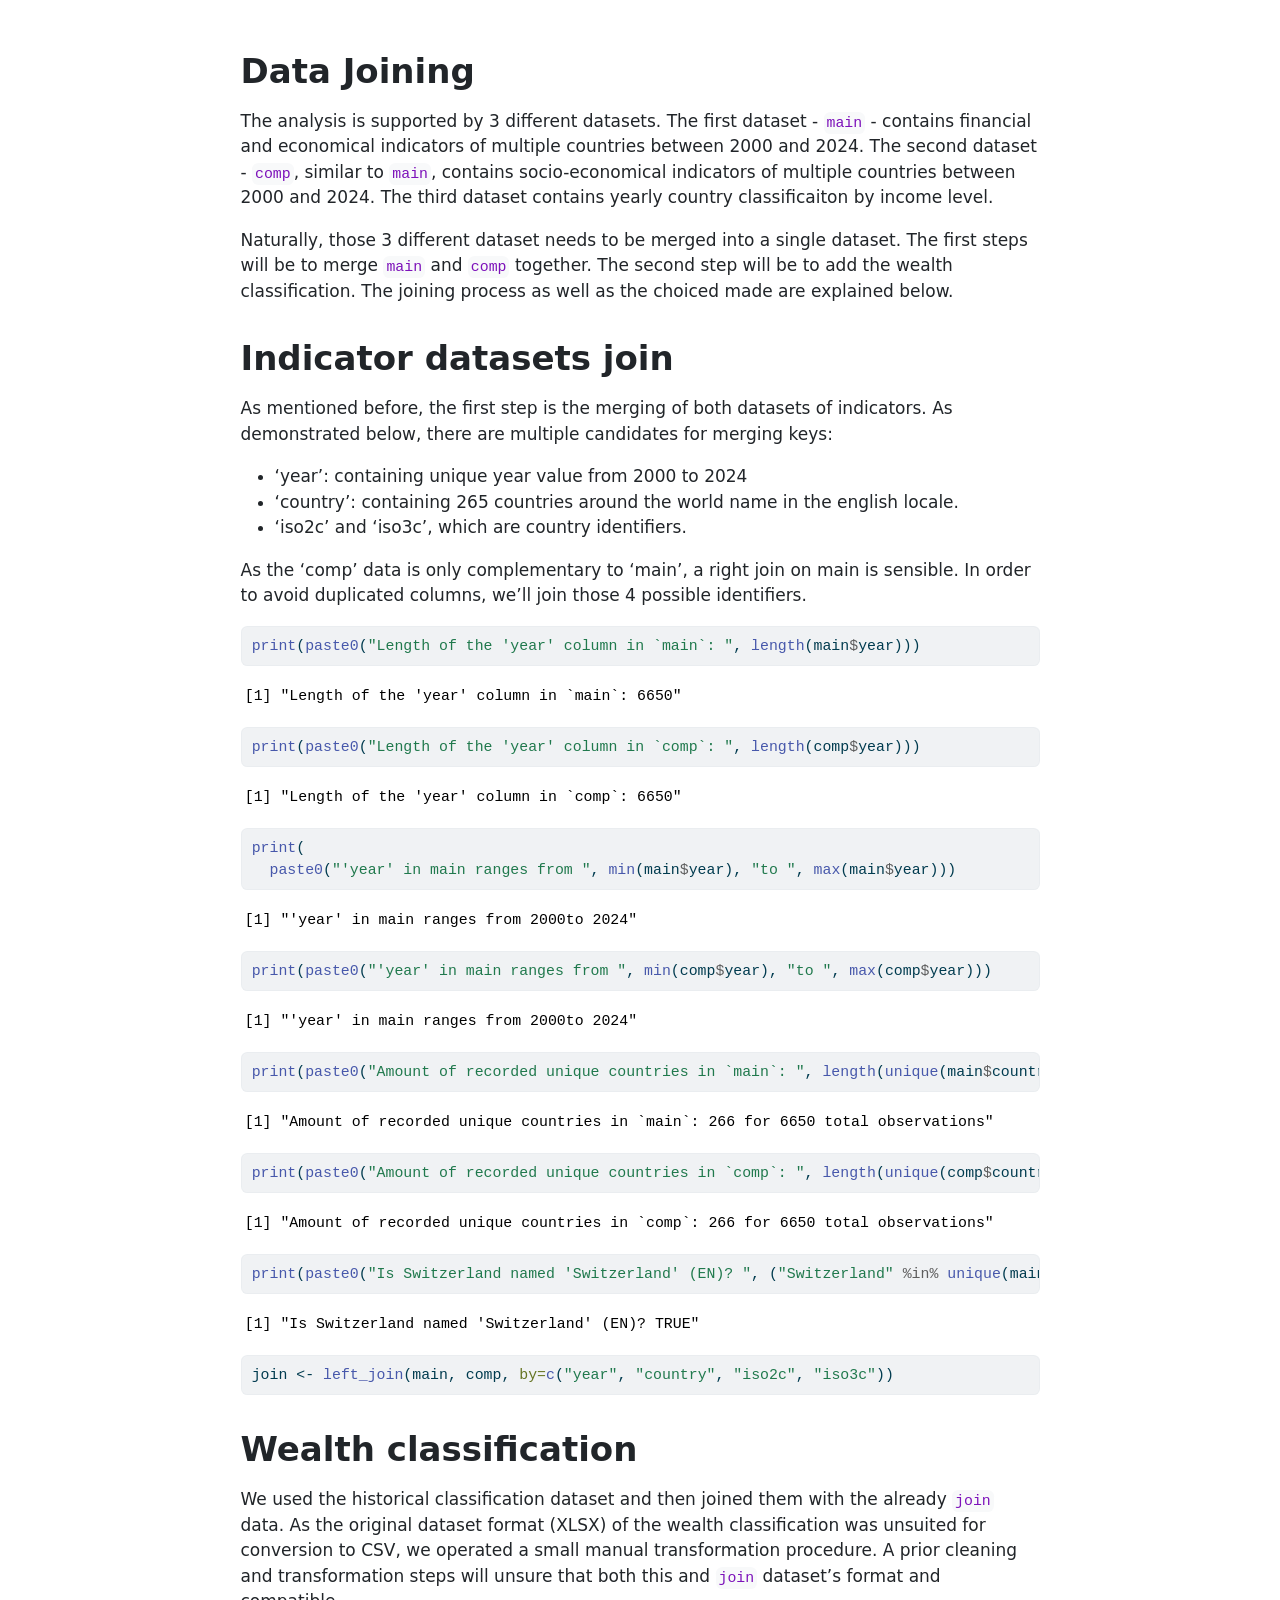
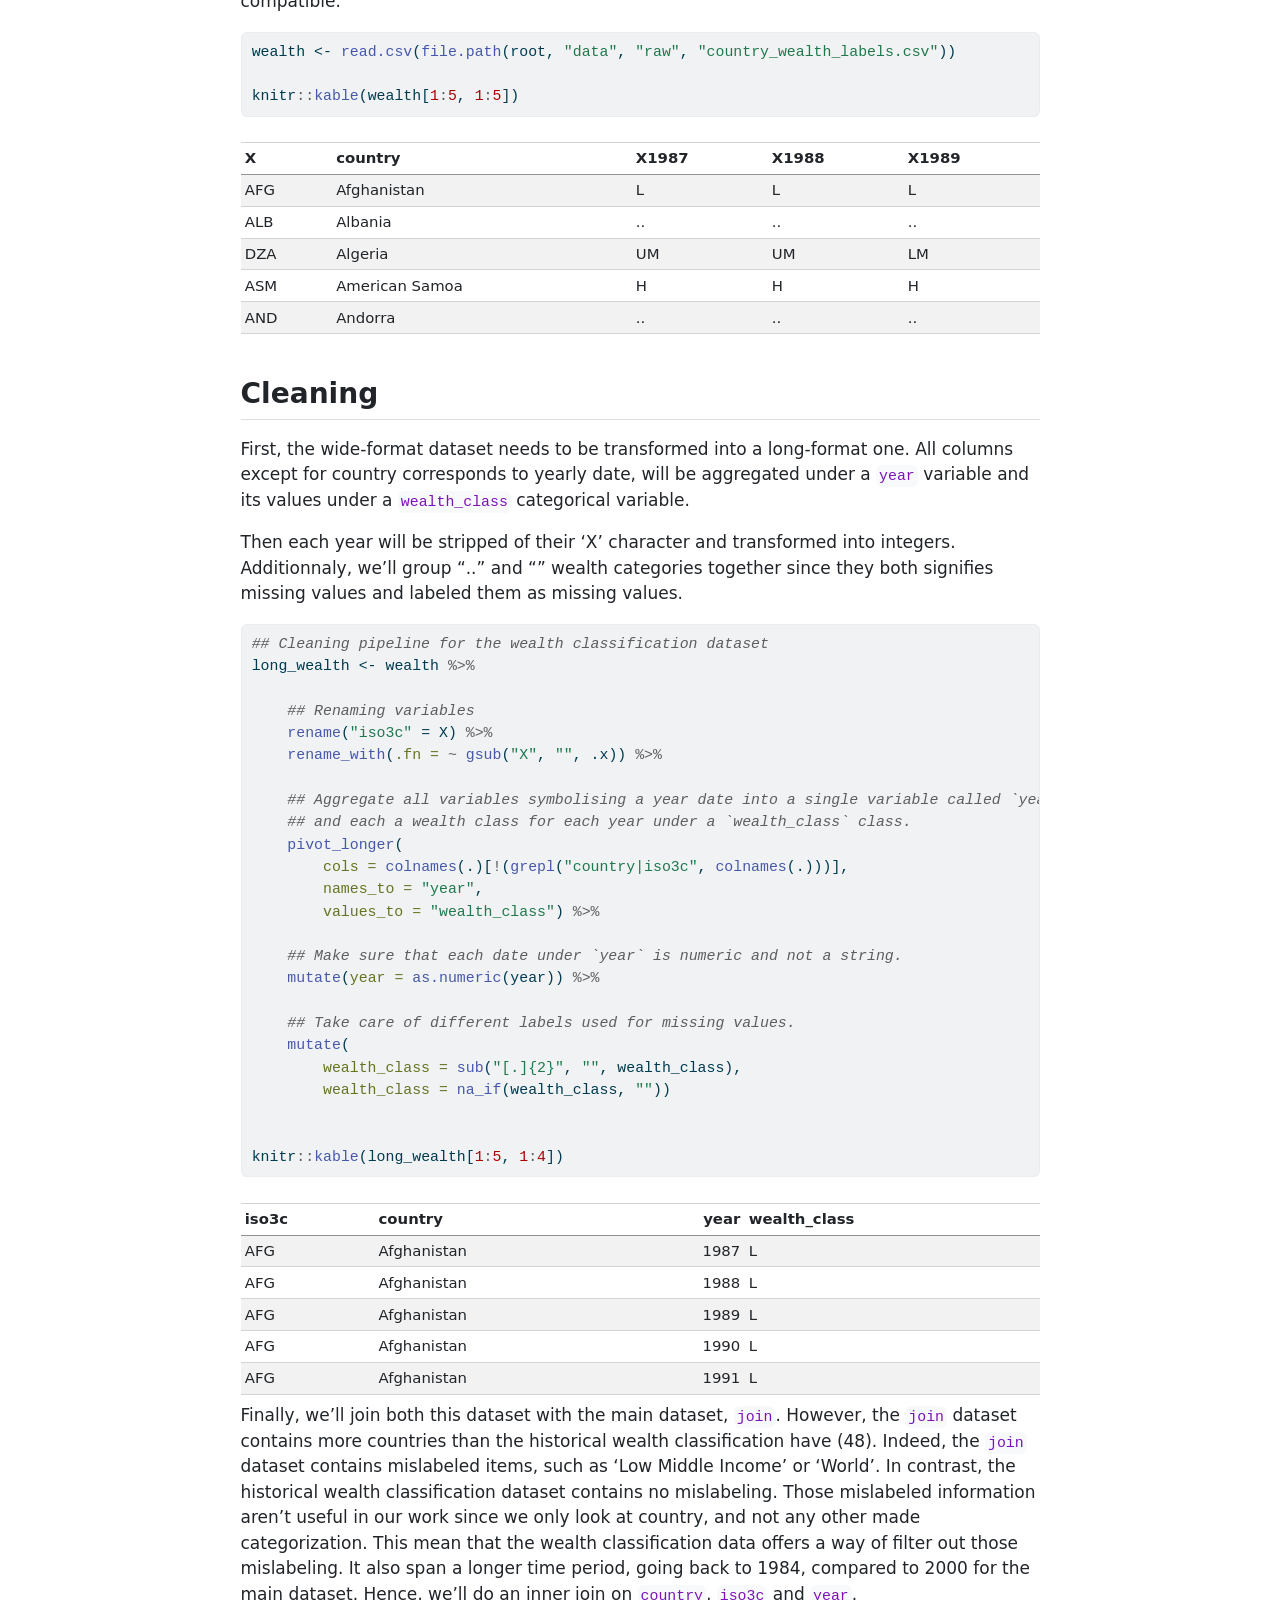
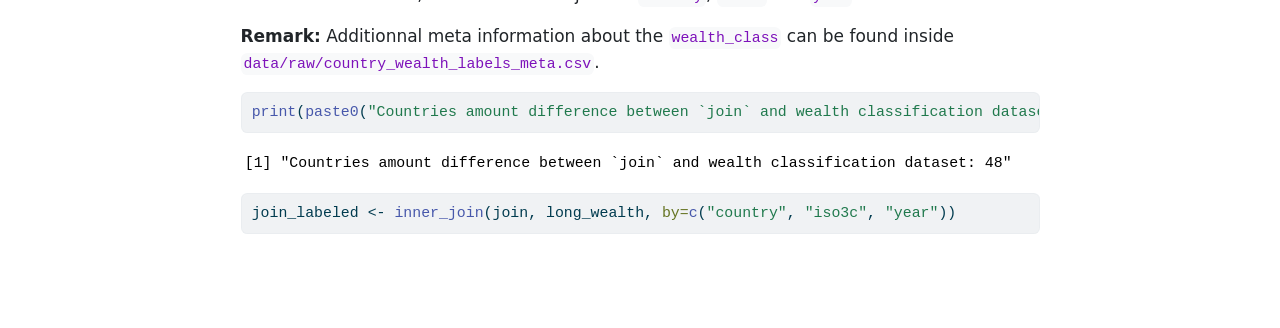
<file: book-report/data_joining.html>
<!DOCTYPE html>
<html xmlns="http://www.w3.org/1999/xhtml" lang="en" xml:lang="en"><head>

<meta charset="utf-8">
<meta name="generator" content="quarto-1.7.32">

<meta name="viewport" content="width=device-width, initial-scale=1.0, user-scalable=yes">


<title>data_joining</title>
<style>
code{white-space: pre-wrap;}
span.smallcaps{font-variant: small-caps;}
div.columns{display: flex; gap: min(4vw, 1.5em);}
div.column{flex: auto; overflow-x: auto;}
div.hanging-indent{margin-left: 1.5em; text-indent: -1.5em;}
ul.task-list{list-style: none;}
ul.task-list li input[type="checkbox"] {
  width: 0.8em;
  margin: 0 0.8em 0.2em -1em; /* quarto-specific, see https://github.com/quarto-dev/quarto-cli/issues/4556 */ 
  vertical-align: middle;
}
/* CSS for syntax highlighting */
html { -webkit-text-size-adjust: 100%; }
pre > code.sourceCode { white-space: pre; position: relative; }
pre > code.sourceCode > span { display: inline-block; line-height: 1.25; }
pre > code.sourceCode > span:empty { height: 1.2em; }
.sourceCode { overflow: visible; }
code.sourceCode > span { color: inherit; text-decoration: inherit; }
div.sourceCode { margin: 1em 0; }
pre.sourceCode { margin: 0; }
@media screen {
div.sourceCode { overflow: auto; }
}
@media print {
pre > code.sourceCode { white-space: pre-wrap; }
pre > code.sourceCode > span { text-indent: -5em; padding-left: 5em; }
}
pre.numberSource code
  { counter-reset: source-line 0; }
pre.numberSource code > span
  { position: relative; left: -4em; counter-increment: source-line; }
pre.numberSource code > span > a:first-child::before
  { content: counter(source-line);
    position: relative; left: -1em; text-align: right; vertical-align: baseline;
    border: none; display: inline-block;
    -webkit-touch-callout: none; -webkit-user-select: none;
    -khtml-user-select: none; -moz-user-select: none;
    -ms-user-select: none; user-select: none;
    padding: 0 4px; width: 4em;
  }
pre.numberSource { margin-left: 3em;  padding-left: 4px; }
div.sourceCode
  {   }
@media screen {
pre > code.sourceCode > span > a:first-child::before { text-decoration: underline; }
}
</style>


<script src="data_joining_files/libs/clipboard/clipboard.min.js"></script>
<script src="data_joining_files/libs/quarto-html/quarto.js" type="module"></script>
<script src="data_joining_files/libs/quarto-html/tabsets/tabsets.js" type="module"></script>
<script src="data_joining_files/libs/quarto-html/popper.min.js"></script>
<script src="data_joining_files/libs/quarto-html/tippy.umd.min.js"></script>
<script src="data_joining_files/libs/quarto-html/anchor.min.js"></script>
<link href="data_joining_files/libs/quarto-html/tippy.css" rel="stylesheet">
<link href="data_joining_files/libs/quarto-html/quarto-syntax-highlighting-37eea08aefeeee20ff55810ff984fec1.css" rel="stylesheet" id="quarto-text-highlighting-styles">
<script src="data_joining_files/libs/bootstrap/bootstrap.min.js"></script>
<link href="data_joining_files/libs/bootstrap/bootstrap-icons.css" rel="stylesheet">
<link href="data_joining_files/libs/bootstrap/bootstrap-81267100e462c21b3d6c0d5bf76a3417.min.css" rel="stylesheet" append-hash="true" id="quarto-bootstrap" data-mode="light">


</head>

<body class="fullcontent quarto-light">

<div id="quarto-content" class="page-columns page-rows-contents page-layout-article">

<main class="content" id="quarto-document-content">




<section id="data-joining" class="level1">
<h1>Data Joining</h1>
<p>The analysis is supported by 3 different datasets. The first dataset - <code>main</code> - contains financial and economical indicators of multiple countries between 2000 and 2024. The second dataset - <code>comp</code>, similar to <code>main</code>, contains socio-economical indicators of multiple countries between 2000 and 2024. The third dataset contains yearly country classificaiton by income level.</p>
<p>Naturally, those 3 different dataset needs to be merged into a single dataset. The first steps will be to merge <code>main</code> and <code>comp</code> together. The second step will be to add the wealth classification. The joining process as well as the choiced made are explained below.</p>
</section>
<section id="indicator-datasets-join" class="level1">
<h1>Indicator datasets join</h1>
<p>As mentioned before, the first step is the merging of both datasets of indicators. As demonstrated below, there are multiple candidates for merging keys:</p>
<ul>
<li>‘year’: containing unique year value from 2000 to 2024</li>
<li>‘country’: containing 265 countries around the world name in the english locale.</li>
<li>‘iso2c’ and ‘iso3c’, which are country identifiers.</li>
</ul>
<p>As the ‘comp’ data is only complementary to ‘main’, a right join on main is sensible. In order to avoid duplicated columns, we’ll join those 4 possible identifiers.</p>
<div class="cell">
<div class="sourceCode cell-code" id="cb1"><pre class="sourceCode r code-with-copy"><code class="sourceCode r"><span id="cb1-1"><a href="#cb1-1" aria-hidden="true" tabindex="-1"></a><span class="fu">print</span>(<span class="fu">paste0</span>(<span class="st">"Length of the 'year' column in `main`: "</span>, <span class="fu">length</span>(main<span class="sc">$</span>year)))</span></code><button title="Copy to Clipboard" class="code-copy-button"><i class="bi"></i></button></pre></div>
<div class="cell-output cell-output-stdout">
<pre><code>[1] "Length of the 'year' column in `main`: 6650"</code></pre>
</div>
<div class="sourceCode cell-code" id="cb3"><pre class="sourceCode r code-with-copy"><code class="sourceCode r"><span id="cb3-1"><a href="#cb3-1" aria-hidden="true" tabindex="-1"></a><span class="fu">print</span>(<span class="fu">paste0</span>(<span class="st">"Length of the 'year' column in `comp`: "</span>, <span class="fu">length</span>(comp<span class="sc">$</span>year)))</span></code><button title="Copy to Clipboard" class="code-copy-button"><i class="bi"></i></button></pre></div>
<div class="cell-output cell-output-stdout">
<pre><code>[1] "Length of the 'year' column in `comp`: 6650"</code></pre>
</div>
<div class="sourceCode cell-code" id="cb5"><pre class="sourceCode r code-with-copy"><code class="sourceCode r"><span id="cb5-1"><a href="#cb5-1" aria-hidden="true" tabindex="-1"></a><span class="fu">print</span>(</span>
<span id="cb5-2"><a href="#cb5-2" aria-hidden="true" tabindex="-1"></a>  <span class="fu">paste0</span>(<span class="st">"'year' in main ranges from "</span>, <span class="fu">min</span>(main<span class="sc">$</span>year), <span class="st">"to "</span>, <span class="fu">max</span>(main<span class="sc">$</span>year)))</span></code><button title="Copy to Clipboard" class="code-copy-button"><i class="bi"></i></button></pre></div>
<div class="cell-output cell-output-stdout">
<pre><code>[1] "'year' in main ranges from 2000to 2024"</code></pre>
</div>
<div class="sourceCode cell-code" id="cb7"><pre class="sourceCode r code-with-copy"><code class="sourceCode r"><span id="cb7-1"><a href="#cb7-1" aria-hidden="true" tabindex="-1"></a><span class="fu">print</span>(<span class="fu">paste0</span>(<span class="st">"'year' in main ranges from "</span>, <span class="fu">min</span>(comp<span class="sc">$</span>year), <span class="st">"to "</span>, <span class="fu">max</span>(comp<span class="sc">$</span>year)))</span></code><button title="Copy to Clipboard" class="code-copy-button"><i class="bi"></i></button></pre></div>
<div class="cell-output cell-output-stdout">
<pre><code>[1] "'year' in main ranges from 2000to 2024"</code></pre>
</div>
</div>
<div class="cell">
<div class="sourceCode cell-code" id="cb9"><pre class="sourceCode r code-with-copy"><code class="sourceCode r"><span id="cb9-1"><a href="#cb9-1" aria-hidden="true" tabindex="-1"></a><span class="fu">print</span>(<span class="fu">paste0</span>(<span class="st">"Amount of recorded unique countries in `main`: "</span>, <span class="fu">length</span>(<span class="fu">unique</span>(main<span class="sc">$</span>country)), <span class="st">" for "</span>, <span class="fu">length</span>(main<span class="sc">$</span>country), <span class="st">" total observations"</span>))</span></code><button title="Copy to Clipboard" class="code-copy-button"><i class="bi"></i></button></pre></div>
<div class="cell-output cell-output-stdout">
<pre><code>[1] "Amount of recorded unique countries in `main`: 266 for 6650 total observations"</code></pre>
</div>
<div class="sourceCode cell-code" id="cb11"><pre class="sourceCode r code-with-copy"><code class="sourceCode r"><span id="cb11-1"><a href="#cb11-1" aria-hidden="true" tabindex="-1"></a><span class="fu">print</span>(<span class="fu">paste0</span>(<span class="st">"Amount of recorded unique countries in `comp`: "</span>, <span class="fu">length</span>(<span class="fu">unique</span>(comp<span class="sc">$</span>country)), <span class="st">" for "</span>, <span class="fu">length</span>(comp<span class="sc">$</span>country), <span class="st">" total observations"</span>))</span></code><button title="Copy to Clipboard" class="code-copy-button"><i class="bi"></i></button></pre></div>
<div class="cell-output cell-output-stdout">
<pre><code>[1] "Amount of recorded unique countries in `comp`: 266 for 6650 total observations"</code></pre>
</div>
<div class="sourceCode cell-code" id="cb13"><pre class="sourceCode r code-with-copy"><code class="sourceCode r"><span id="cb13-1"><a href="#cb13-1" aria-hidden="true" tabindex="-1"></a><span class="fu">print</span>(<span class="fu">paste0</span>(<span class="st">"Is Switzerland named 'Switzerland' (EN)? "</span>, (<span class="st">"Switzerland"</span> <span class="sc">%in%</span> <span class="fu">unique</span>(main<span class="sc">$</span>country)) <span class="sc">&amp;</span> (<span class="st">"Switzerland"</span> <span class="sc">%in%</span> <span class="fu">unique</span>(comp<span class="sc">$</span>country))))</span></code><button title="Copy to Clipboard" class="code-copy-button"><i class="bi"></i></button></pre></div>
<div class="cell-output cell-output-stdout">
<pre><code>[1] "Is Switzerland named 'Switzerland' (EN)? TRUE"</code></pre>
</div>
</div>
<div class="cell">
<div class="sourceCode cell-code" id="cb15"><pre class="sourceCode r code-with-copy"><code class="sourceCode r"><span id="cb15-1"><a href="#cb15-1" aria-hidden="true" tabindex="-1"></a>join <span class="ot">&lt;-</span> <span class="fu">left_join</span>(main, comp, <span class="at">by=</span><span class="fu">c</span>(<span class="st">"year"</span>, <span class="st">"country"</span>, <span class="st">"iso2c"</span>, <span class="st">"iso3c"</span>))</span></code><button title="Copy to Clipboard" class="code-copy-button"><i class="bi"></i></button></pre></div>
</div>
</section>
<section id="wealth-classification" class="level1">
<h1>Wealth classification</h1>
<p>We used the historical classification dataset and then joined them with the already <code>join</code> data. As the original dataset format (XLSX) of the wealth classification was unsuited for conversion to CSV, we operated a small manual transformation procedure. A prior cleaning and transformation steps will unsure that both this and <code>join</code> dataset’s format and compatible.</p>
<div class="cell">
<div class="sourceCode cell-code" id="cb16"><pre class="sourceCode r code-with-copy"><code class="sourceCode r"><span id="cb16-1"><a href="#cb16-1" aria-hidden="true" tabindex="-1"></a>wealth <span class="ot">&lt;-</span> <span class="fu">read.csv</span>(<span class="fu">file.path</span>(root, <span class="st">"data"</span>, <span class="st">"raw"</span>, <span class="st">"country_wealth_labels.csv"</span>))</span>
<span id="cb16-2"><a href="#cb16-2" aria-hidden="true" tabindex="-1"></a></span>
<span id="cb16-3"><a href="#cb16-3" aria-hidden="true" tabindex="-1"></a>knitr<span class="sc">::</span><span class="fu">kable</span>(wealth[<span class="dv">1</span><span class="sc">:</span><span class="dv">5</span>, <span class="dv">1</span><span class="sc">:</span><span class="dv">5</span>])</span></code><button title="Copy to Clipboard" class="code-copy-button"><i class="bi"></i></button></pre></div>
<div class="cell-output-display">
<table class="caption-top table table-sm table-striped small">
<thead>
<tr class="header">
<th style="text-align: left;">X</th>
<th style="text-align: left;">country</th>
<th style="text-align: left;">X1987</th>
<th style="text-align: left;">X1988</th>
<th style="text-align: left;">X1989</th>
</tr>
</thead>
<tbody>
<tr class="odd">
<td style="text-align: left;">AFG</td>
<td style="text-align: left;">Afghanistan</td>
<td style="text-align: left;">L</td>
<td style="text-align: left;">L</td>
<td style="text-align: left;">L</td>
</tr>
<tr class="even">
<td style="text-align: left;">ALB</td>
<td style="text-align: left;">Albania</td>
<td style="text-align: left;">..</td>
<td style="text-align: left;">..</td>
<td style="text-align: left;">..</td>
</tr>
<tr class="odd">
<td style="text-align: left;">DZA</td>
<td style="text-align: left;">Algeria</td>
<td style="text-align: left;">UM</td>
<td style="text-align: left;">UM</td>
<td style="text-align: left;">LM</td>
</tr>
<tr class="even">
<td style="text-align: left;">ASM</td>
<td style="text-align: left;">American Samoa</td>
<td style="text-align: left;">H</td>
<td style="text-align: left;">H</td>
<td style="text-align: left;">H</td>
</tr>
<tr class="odd">
<td style="text-align: left;">AND</td>
<td style="text-align: left;">Andorra</td>
<td style="text-align: left;">..</td>
<td style="text-align: left;">..</td>
<td style="text-align: left;">..</td>
</tr>
</tbody>
</table>
</div>
</div>
<section id="cleaning" class="level2">
<h2 class="anchored" data-anchor-id="cleaning">Cleaning</h2>
<p>First, the wide-format dataset needs to be transformed into a long-format one. All columns except for country corresponds to yearly date, will be aggregated under a <code>year</code> variable and its values under a <code>wealth_class</code> categorical variable.</p>
<p>Then each year will be stripped of their ‘X’ character and transformed into integers. Additionnaly, we’ll group “..” and “” wealth categories together since they both signifies missing values and labeled them as missing values.</p>
<div class="cell">
<div class="sourceCode cell-code" id="cb17"><pre class="sourceCode r code-with-copy"><code class="sourceCode r"><span id="cb17-1"><a href="#cb17-1" aria-hidden="true" tabindex="-1"></a><span class="do">## Cleaning pipeline for the wealth classification dataset</span></span>
<span id="cb17-2"><a href="#cb17-2" aria-hidden="true" tabindex="-1"></a>long_wealth <span class="ot">&lt;-</span> wealth <span class="sc">%&gt;%</span> </span>
<span id="cb17-3"><a href="#cb17-3" aria-hidden="true" tabindex="-1"></a></span>
<span id="cb17-4"><a href="#cb17-4" aria-hidden="true" tabindex="-1"></a>    <span class="do">## Renaming variables </span></span>
<span id="cb17-5"><a href="#cb17-5" aria-hidden="true" tabindex="-1"></a>    <span class="fu">rename</span>(<span class="st">"iso3c"</span> <span class="ot">=</span> X) <span class="sc">%&gt;%</span> </span>
<span id="cb17-6"><a href="#cb17-6" aria-hidden="true" tabindex="-1"></a>    <span class="fu">rename_with</span>(<span class="at">.fn =</span> <span class="sc">~</span> <span class="fu">gsub</span>(<span class="st">"X"</span>, <span class="st">""</span>, .x)) <span class="sc">%&gt;%</span> </span>
<span id="cb17-7"><a href="#cb17-7" aria-hidden="true" tabindex="-1"></a></span>
<span id="cb17-8"><a href="#cb17-8" aria-hidden="true" tabindex="-1"></a>    <span class="do">## Aggregate all variables symbolising a year date into a single variable called `year`</span></span>
<span id="cb17-9"><a href="#cb17-9" aria-hidden="true" tabindex="-1"></a>    <span class="do">## and each a wealth class for each year under a `wealth_class` class.</span></span>
<span id="cb17-10"><a href="#cb17-10" aria-hidden="true" tabindex="-1"></a>    <span class="fu">pivot_longer</span>(</span>
<span id="cb17-11"><a href="#cb17-11" aria-hidden="true" tabindex="-1"></a>        <span class="at">cols =</span> <span class="fu">colnames</span>(.)[<span class="sc">!</span>(<span class="fu">grepl</span>(<span class="st">"country|iso3c"</span>, <span class="fu">colnames</span>(.)))],</span>
<span id="cb17-12"><a href="#cb17-12" aria-hidden="true" tabindex="-1"></a>        <span class="at">names_to =</span> <span class="st">"year"</span>,</span>
<span id="cb17-13"><a href="#cb17-13" aria-hidden="true" tabindex="-1"></a>        <span class="at">values_to =</span> <span class="st">"wealth_class"</span>) <span class="sc">%&gt;%</span> </span>
<span id="cb17-14"><a href="#cb17-14" aria-hidden="true" tabindex="-1"></a></span>
<span id="cb17-15"><a href="#cb17-15" aria-hidden="true" tabindex="-1"></a>    <span class="do">## Make sure that each date under `year` is numeric and not a string.</span></span>
<span id="cb17-16"><a href="#cb17-16" aria-hidden="true" tabindex="-1"></a>    <span class="fu">mutate</span>(<span class="at">year =</span> <span class="fu">as.numeric</span>(year)) <span class="sc">%&gt;%</span> </span>
<span id="cb17-17"><a href="#cb17-17" aria-hidden="true" tabindex="-1"></a></span>
<span id="cb17-18"><a href="#cb17-18" aria-hidden="true" tabindex="-1"></a>    <span class="do">## Take care of different labels used for missing values.</span></span>
<span id="cb17-19"><a href="#cb17-19" aria-hidden="true" tabindex="-1"></a>    <span class="fu">mutate</span>(</span>
<span id="cb17-20"><a href="#cb17-20" aria-hidden="true" tabindex="-1"></a>        <span class="at">wealth_class =</span> <span class="fu">sub</span>(<span class="st">"[.]{2}"</span>, <span class="st">""</span>, wealth_class),</span>
<span id="cb17-21"><a href="#cb17-21" aria-hidden="true" tabindex="-1"></a>        <span class="at">wealth_class =</span> <span class="fu">na_if</span>(wealth_class, <span class="st">""</span>))</span>
<span id="cb17-22"><a href="#cb17-22" aria-hidden="true" tabindex="-1"></a></span>
<span id="cb17-23"><a href="#cb17-23" aria-hidden="true" tabindex="-1"></a></span>
<span id="cb17-24"><a href="#cb17-24" aria-hidden="true" tabindex="-1"></a>knitr<span class="sc">::</span><span class="fu">kable</span>(long_wealth[<span class="dv">1</span><span class="sc">:</span><span class="dv">5</span>, <span class="dv">1</span><span class="sc">:</span><span class="dv">4</span>])</span></code><button title="Copy to Clipboard" class="code-copy-button"><i class="bi"></i></button></pre></div>
<div class="cell-output-display">
<table class="caption-top table table-sm table-striped small">
<thead>
<tr class="header">
<th style="text-align: left;">iso3c</th>
<th style="text-align: left;">country</th>
<th style="text-align: right;">year</th>
<th style="text-align: left;">wealth_class</th>
</tr>
</thead>
<tbody>
<tr class="odd">
<td style="text-align: left;">AFG</td>
<td style="text-align: left;">Afghanistan</td>
<td style="text-align: right;">1987</td>
<td style="text-align: left;">L</td>
</tr>
<tr class="even">
<td style="text-align: left;">AFG</td>
<td style="text-align: left;">Afghanistan</td>
<td style="text-align: right;">1988</td>
<td style="text-align: left;">L</td>
</tr>
<tr class="odd">
<td style="text-align: left;">AFG</td>
<td style="text-align: left;">Afghanistan</td>
<td style="text-align: right;">1989</td>
<td style="text-align: left;">L</td>
</tr>
<tr class="even">
<td style="text-align: left;">AFG</td>
<td style="text-align: left;">Afghanistan</td>
<td style="text-align: right;">1990</td>
<td style="text-align: left;">L</td>
</tr>
<tr class="odd">
<td style="text-align: left;">AFG</td>
<td style="text-align: left;">Afghanistan</td>
<td style="text-align: right;">1991</td>
<td style="text-align: left;">L</td>
</tr>
</tbody>
</table>
</div>
</div>
<p>Finally, we’ll join both this dataset with the main dataset, <code>join</code>. However, the <code>join</code> dataset contains more countries than the historical wealth classification have (48). Indeed, the <code>join</code> dataset contains mislabeled items, such as ‘Low Middle Income’ or ‘World’. In contrast, the historical wealth classification dataset contains no mislabeling. Those mislabeled information aren’t useful in our work since we only look at country, and not any other made categorization. This mean that the wealth classification data offers a way of filter out those mislabeling. It also span a longer time period, going back to 1984, compared to 2000 for the main dataset. Hence, we’ll do an inner join on <code>country</code>, <code>iso3c</code> and <code>year</code>.</p>
<p><strong>Remark:</strong> Additionnal meta information about the <code>wealth_class</code> can be found inside <code>data/raw/country_wealth_labels_meta.csv</code>.</p>
<div class="cell">
<div class="sourceCode cell-code" id="cb18"><pre class="sourceCode r code-with-copy"><code class="sourceCode r"><span id="cb18-1"><a href="#cb18-1" aria-hidden="true" tabindex="-1"></a><span class="fu">print</span>(<span class="fu">paste0</span>(<span class="st">"Countries amount difference between `join` and wealth classification dataset: "</span>, <span class="fu">length</span>(<span class="fu">unique</span>(join<span class="sc">$</span>country)) <span class="sc">-</span> <span class="fu">length</span>(<span class="fu">unique</span>(long_wealth<span class="sc">$</span>country))))</span></code><button title="Copy to Clipboard" class="code-copy-button"><i class="bi"></i></button></pre></div>
<div class="cell-output cell-output-stdout">
<pre><code>[1] "Countries amount difference between `join` and wealth classification dataset: 48"</code></pre>
</div>
</div>
<div class="cell">
<div class="sourceCode cell-code" id="cb20"><pre class="sourceCode r code-with-copy"><code class="sourceCode r"><span id="cb20-1"><a href="#cb20-1" aria-hidden="true" tabindex="-1"></a>join_labeled <span class="ot">&lt;-</span> <span class="fu">inner_join</span>(join, long_wealth, <span class="at">by=</span><span class="fu">c</span>(<span class="st">"country"</span>, <span class="st">"iso3c"</span>, <span class="st">"year"</span>))</span></code><button title="Copy to Clipboard" class="code-copy-button"><i class="bi"></i></button></pre></div>
</div>
</section>
</section>

</main>
<!-- /main column -->
<script id="quarto-html-after-body" type="application/javascript">
  window.document.addEventListener("DOMContentLoaded", function (event) {
    const icon = "";
    const anchorJS = new window.AnchorJS();
    anchorJS.options = {
      placement: 'right',
      icon: icon
    };
    anchorJS.add('.anchored');
    const isCodeAnnotation = (el) => {
      for (const clz of el.classList) {
        if (clz.startsWith('code-annotation-')) {                     
          return true;
        }
      }
      return false;
    }
    const onCopySuccess = function(e) {
      // button target
      const button = e.trigger;
      // don't keep focus
      button.blur();
      // flash "checked"
      button.classList.add('code-copy-button-checked');
      var currentTitle = button.getAttribute("title");
      button.setAttribute("title", "Copied!");
      let tooltip;
      if (window.bootstrap) {
        button.setAttribute("data-bs-toggle", "tooltip");
        button.setAttribute("data-bs-placement", "left");
        button.setAttribute("data-bs-title", "Copied!");
        tooltip = new bootstrap.Tooltip(button, 
          { trigger: "manual", 
            customClass: "code-copy-button-tooltip",
            offset: [0, -8]});
        tooltip.show();    
      }
      setTimeout(function() {
        if (tooltip) {
          tooltip.hide();
          button.removeAttribute("data-bs-title");
          button.removeAttribute("data-bs-toggle");
          button.removeAttribute("data-bs-placement");
        }
        button.setAttribute("title", currentTitle);
        button.classList.remove('code-copy-button-checked');
      }, 1000);
      // clear code selection
      e.clearSelection();
    }
    const getTextToCopy = function(trigger) {
        const codeEl = trigger.previousElementSibling.cloneNode(true);
        for (const childEl of codeEl.children) {
          if (isCodeAnnotation(childEl)) {
            childEl.remove();
          }
        }
        return codeEl.innerText;
    }
    const clipboard = new window.ClipboardJS('.code-copy-button:not([data-in-quarto-modal])', {
      text: getTextToCopy
    });
    clipboard.on('success', onCopySuccess);
    if (window.document.getElementById('quarto-embedded-source-code-modal')) {
      const clipboardModal = new window.ClipboardJS('.code-copy-button[data-in-quarto-modal]', {
        text: getTextToCopy,
        container: window.document.getElementById('quarto-embedded-source-code-modal')
      });
      clipboardModal.on('success', onCopySuccess);
    }
      var localhostRegex = new RegExp(/^(?:http|https):\/\/localhost\:?[0-9]*\//);
      var mailtoRegex = new RegExp(/^mailto:/);
        var filterRegex = new RegExp('/' + window.location.host + '/');
      var isInternal = (href) => {
          return filterRegex.test(href) || localhostRegex.test(href) || mailtoRegex.test(href);
      }
      // Inspect non-navigation links and adorn them if external
     var links = window.document.querySelectorAll('a[href]:not(.nav-link):not(.navbar-brand):not(.toc-action):not(.sidebar-link):not(.sidebar-item-toggle):not(.pagination-link):not(.no-external):not([aria-hidden]):not(.dropdown-item):not(.quarto-navigation-tool):not(.about-link)');
      for (var i=0; i<links.length; i++) {
        const link = links[i];
        if (!isInternal(link.href)) {
          // undo the damage that might have been done by quarto-nav.js in the case of
          // links that we want to consider external
          if (link.dataset.originalHref !== undefined) {
            link.href = link.dataset.originalHref;
          }
        }
      }
    function tippyHover(el, contentFn, onTriggerFn, onUntriggerFn) {
      const config = {
        allowHTML: true,
        maxWidth: 500,
        delay: 100,
        arrow: false,
        appendTo: function(el) {
            return el.parentElement;
        },
        interactive: true,
        interactiveBorder: 10,
        theme: 'quarto',
        placement: 'bottom-start',
      };
      if (contentFn) {
        config.content = contentFn;
      }
      if (onTriggerFn) {
        config.onTrigger = onTriggerFn;
      }
      if (onUntriggerFn) {
        config.onUntrigger = onUntriggerFn;
      }
      window.tippy(el, config); 
    }
    const noterefs = window.document.querySelectorAll('a[role="doc-noteref"]');
    for (var i=0; i<noterefs.length; i++) {
      const ref = noterefs[i];
      tippyHover(ref, function() {
        // use id or data attribute instead here
        let href = ref.getAttribute('data-footnote-href') || ref.getAttribute('href');
        try { href = new URL(href).hash; } catch {}
        const id = href.replace(/^#\/?/, "");
        const note = window.document.getElementById(id);
        if (note) {
          return note.innerHTML;
        } else {
          return "";
        }
      });
    }
    const xrefs = window.document.querySelectorAll('a.quarto-xref');
    const processXRef = (id, note) => {
      // Strip column container classes
      const stripColumnClz = (el) => {
        el.classList.remove("page-full", "page-columns");
        if (el.children) {
          for (const child of el.children) {
            stripColumnClz(child);
          }
        }
      }
      stripColumnClz(note)
      if (id === null || id.startsWith('sec-')) {
        // Special case sections, only their first couple elements
        const container = document.createElement("div");
        if (note.children && note.children.length > 2) {
          container.appendChild(note.children[0].cloneNode(true));
          for (let i = 1; i < note.children.length; i++) {
            const child = note.children[i];
            if (child.tagName === "P" && child.innerText === "") {
              continue;
            } else {
              container.appendChild(child.cloneNode(true));
              break;
            }
          }
          if (window.Quarto?.typesetMath) {
            window.Quarto.typesetMath(container);
          }
          return container.innerHTML
        } else {
          if (window.Quarto?.typesetMath) {
            window.Quarto.typesetMath(note);
          }
          return note.innerHTML;
        }
      } else {
        // Remove any anchor links if they are present
        const anchorLink = note.querySelector('a.anchorjs-link');
        if (anchorLink) {
          anchorLink.remove();
        }
        if (window.Quarto?.typesetMath) {
          window.Quarto.typesetMath(note);
        }
        if (note.classList.contains("callout")) {
          return note.outerHTML;
        } else {
          return note.innerHTML;
        }
      }
    }
    for (var i=0; i<xrefs.length; i++) {
      const xref = xrefs[i];
      tippyHover(xref, undefined, function(instance) {
        instance.disable();
        let url = xref.getAttribute('href');
        let hash = undefined; 
        if (url.startsWith('#')) {
          hash = url;
        } else {
          try { hash = new URL(url).hash; } catch {}
        }
        if (hash) {
          const id = hash.replace(/^#\/?/, "");
          const note = window.document.getElementById(id);
          if (note !== null) {
            try {
              const html = processXRef(id, note.cloneNode(true));
              instance.setContent(html);
            } finally {
              instance.enable();
              instance.show();
            }
          } else {
            // See if we can fetch this
            fetch(url.split('#')[0])
            .then(res => res.text())
            .then(html => {
              const parser = new DOMParser();
              const htmlDoc = parser.parseFromString(html, "text/html");
              const note = htmlDoc.getElementById(id);
              if (note !== null) {
                const html = processXRef(id, note);
                instance.setContent(html);
              } 
            }).finally(() => {
              instance.enable();
              instance.show();
            });
          }
        } else {
          // See if we can fetch a full url (with no hash to target)
          // This is a special case and we should probably do some content thinning / targeting
          fetch(url)
          .then(res => res.text())
          .then(html => {
            const parser = new DOMParser();
            const htmlDoc = parser.parseFromString(html, "text/html");
            const note = htmlDoc.querySelector('main.content');
            if (note !== null) {
              // This should only happen for chapter cross references
              // (since there is no id in the URL)
              // remove the first header
              if (note.children.length > 0 && note.children[0].tagName === "HEADER") {
                note.children[0].remove();
              }
              const html = processXRef(null, note);
              instance.setContent(html);
            } 
          }).finally(() => {
            instance.enable();
            instance.show();
          });
        }
      }, function(instance) {
      });
    }
        let selectedAnnoteEl;
        const selectorForAnnotation = ( cell, annotation) => {
          let cellAttr = 'data-code-cell="' + cell + '"';
          let lineAttr = 'data-code-annotation="' +  annotation + '"';
          const selector = 'span[' + cellAttr + '][' + lineAttr + ']';
          return selector;
        }
        const selectCodeLines = (annoteEl) => {
          const doc = window.document;
          const targetCell = annoteEl.getAttribute("data-target-cell");
          const targetAnnotation = annoteEl.getAttribute("data-target-annotation");
          const annoteSpan = window.document.querySelector(selectorForAnnotation(targetCell, targetAnnotation));
          const lines = annoteSpan.getAttribute("data-code-lines").split(",");
          const lineIds = lines.map((line) => {
            return targetCell + "-" + line;
          })
          let top = null;
          let height = null;
          let parent = null;
          if (lineIds.length > 0) {
              //compute the position of the single el (top and bottom and make a div)
              const el = window.document.getElementById(lineIds[0]);
              top = el.offsetTop;
              height = el.offsetHeight;
              parent = el.parentElement.parentElement;
            if (lineIds.length > 1) {
              const lastEl = window.document.getElementById(lineIds[lineIds.length - 1]);
              const bottom = lastEl.offsetTop + lastEl.offsetHeight;
              height = bottom - top;
            }
            if (top !== null && height !== null && parent !== null) {
              // cook up a div (if necessary) and position it 
              let div = window.document.getElementById("code-annotation-line-highlight");
              if (div === null) {
                div = window.document.createElement("div");
                div.setAttribute("id", "code-annotation-line-highlight");
                div.style.position = 'absolute';
                parent.appendChild(div);
              }
              div.style.top = top - 2 + "px";
              div.style.height = height + 4 + "px";
              div.style.left = 0;
              let gutterDiv = window.document.getElementById("code-annotation-line-highlight-gutter");
              if (gutterDiv === null) {
                gutterDiv = window.document.createElement("div");
                gutterDiv.setAttribute("id", "code-annotation-line-highlight-gutter");
                gutterDiv.style.position = 'absolute';
                const codeCell = window.document.getElementById(targetCell);
                const gutter = codeCell.querySelector('.code-annotation-gutter');
                gutter.appendChild(gutterDiv);
              }
              gutterDiv.style.top = top - 2 + "px";
              gutterDiv.style.height = height + 4 + "px";
            }
            selectedAnnoteEl = annoteEl;
          }
        };
        const unselectCodeLines = () => {
          const elementsIds = ["code-annotation-line-highlight", "code-annotation-line-highlight-gutter"];
          elementsIds.forEach((elId) => {
            const div = window.document.getElementById(elId);
            if (div) {
              div.remove();
            }
          });
          selectedAnnoteEl = undefined;
        };
          // Handle positioning of the toggle
      window.addEventListener(
        "resize",
        throttle(() => {
          elRect = undefined;
          if (selectedAnnoteEl) {
            selectCodeLines(selectedAnnoteEl);
          }
        }, 10)
      );
      function throttle(fn, ms) {
      let throttle = false;
      let timer;
        return (...args) => {
          if(!throttle) { // first call gets through
              fn.apply(this, args);
              throttle = true;
          } else { // all the others get throttled
              if(timer) clearTimeout(timer); // cancel #2
              timer = setTimeout(() => {
                fn.apply(this, args);
                timer = throttle = false;
              }, ms);
          }
        };
      }
        // Attach click handler to the DT
        const annoteDls = window.document.querySelectorAll('dt[data-target-cell]');
        for (const annoteDlNode of annoteDls) {
          annoteDlNode.addEventListener('click', (event) => {
            const clickedEl = event.target;
            if (clickedEl !== selectedAnnoteEl) {
              unselectCodeLines();
              const activeEl = window.document.querySelector('dt[data-target-cell].code-annotation-active');
              if (activeEl) {
                activeEl.classList.remove('code-annotation-active');
              }
              selectCodeLines(clickedEl);
              clickedEl.classList.add('code-annotation-active');
            } else {
              // Unselect the line
              unselectCodeLines();
              clickedEl.classList.remove('code-annotation-active');
            }
          });
        }
    const findCites = (el) => {
      const parentEl = el.parentElement;
      if (parentEl) {
        const cites = parentEl.dataset.cites;
        if (cites) {
          return {
            el,
            cites: cites.split(' ')
          };
        } else {
          return findCites(el.parentElement)
        }
      } else {
        return undefined;
      }
    };
    var bibliorefs = window.document.querySelectorAll('a[role="doc-biblioref"]');
    for (var i=0; i<bibliorefs.length; i++) {
      const ref = bibliorefs[i];
      const citeInfo = findCites(ref);
      if (citeInfo) {
        tippyHover(citeInfo.el, function() {
          var popup = window.document.createElement('div');
          citeInfo.cites.forEach(function(cite) {
            var citeDiv = window.document.createElement('div');
            citeDiv.classList.add('hanging-indent');
            citeDiv.classList.add('csl-entry');
            var biblioDiv = window.document.getElementById('ref-' + cite);
            if (biblioDiv) {
              citeDiv.innerHTML = biblioDiv.innerHTML;
            }
            popup.appendChild(citeDiv);
          });
          return popup.innerHTML;
        });
      }
    }
  });
  </script>
</div> <!-- /content -->




</body></html>
</file>
<file: _book/site_libs/quarto-html/tippy.css>
.tippy-box[data-animation=fade][data-state=hidden]{opacity:0}[data-tippy-root]{max-width:calc(100vw - 10px)}.tippy-box{position:relative;background-color:#333;color:#fff;border-radius:4px;font-size:14px;line-height:1.4;white-space:normal;outline:0;transition-property:transform,visibility,opacity}.tippy-box[data-placement^=top]>.tippy-arrow{bottom:0}.tippy-box[data-placement^=top]>.tippy-arrow:before{bottom:-7px;left:0;border-width:8px 8px 0;border-top-color:initial;transform-origin:center top}.tippy-box[data-placement^=bottom]>.tippy-arrow{top:0}.tippy-box[data-placement^=bottom]>.tippy-arrow:before{top:-7px;left:0;border-width:0 8px 8px;border-bottom-color:initial;transform-origin:center bottom}.tippy-box[data-placement^=left]>.tippy-arrow{right:0}.tippy-box[data-placement^=left]>.tippy-arrow:before{border-width:8px 0 8px 8px;border-left-color:initial;right:-7px;transform-origin:center left}.tippy-box[data-placement^=right]>.tippy-arrow{left:0}.tippy-box[data-placement^=right]>.tippy-arrow:before{left:-7px;border-width:8px 8px 8px 0;border-right-color:initial;transform-origin:center right}.tippy-box[data-inertia][data-state=visible]{transition-timing-function:cubic-bezier(.54,1.5,.38,1.11)}.tippy-arrow{width:16px;height:16px;color:#333}.tippy-arrow:before{content:"";position:absolute;border-color:transparent;border-style:solid}.tippy-content{position:relative;padding:5px 9px;z-index:1}
</file>
<file: _book/site_libs/quarto-html/quarto-syntax-highlighting-37eea08aefeeee20ff55810ff984fec1.css>
/* quarto syntax highlight colors */
:root {
  --quarto-hl-ot-color: #003B4F;
  --quarto-hl-at-color: #657422;
  --quarto-hl-ss-color: #20794D;
  --quarto-hl-an-color: #5E5E5E;
  --quarto-hl-fu-color: #4758AB;
  --quarto-hl-st-color: #20794D;
  --quarto-hl-cf-color: #003B4F;
  --quarto-hl-op-color: #5E5E5E;
  --quarto-hl-er-color: #AD0000;
  --quarto-hl-bn-color: #AD0000;
  --quarto-hl-al-color: #AD0000;
  --quarto-hl-va-color: #111111;
  --quarto-hl-bu-color: inherit;
  --quarto-hl-ex-color: inherit;
  --quarto-hl-pp-color: #AD0000;
  --quarto-hl-in-color: #5E5E5E;
  --quarto-hl-vs-color: #20794D;
  --quarto-hl-wa-color: #5E5E5E;
  --quarto-hl-do-color: #5E5E5E;
  --quarto-hl-im-color: #00769E;
  --quarto-hl-ch-color: #20794D;
  --quarto-hl-dt-color: #AD0000;
  --quarto-hl-fl-color: #AD0000;
  --quarto-hl-co-color: #5E5E5E;
  --quarto-hl-cv-color: #5E5E5E;
  --quarto-hl-cn-color: #8f5902;
  --quarto-hl-sc-color: #5E5E5E;
  --quarto-hl-dv-color: #AD0000;
  --quarto-hl-kw-color: #003B4F;
}

/* other quarto variables */
:root {
  --quarto-font-monospace: SFMono-Regular, Menlo, Monaco, Consolas, "Liberation Mono", "Courier New", monospace;
}

/* syntax highlight based on Pandoc's rules */
pre > code.sourceCode > span {
  color: #003B4F;
}

code.sourceCode > span {
  color: #003B4F;
}

div.sourceCode,
div.sourceCode pre.sourceCode {
  color: #003B4F;
}

/* Normal */
code span {
  color: #003B4F;
}

/* Alert */
code span.al {
  color: #AD0000;
  font-style: inherit;
}

/* Annotation */
code span.an {
  color: #5E5E5E;
  font-style: inherit;
}

/* Attribute */
code span.at {
  color: #657422;
  font-style: inherit;
}

/* BaseN */
code span.bn {
  color: #AD0000;
  font-style: inherit;
}

/* BuiltIn */
code span.bu {
  font-style: inherit;
}

/* ControlFlow */
code span.cf {
  color: #003B4F;
  font-weight: bold;
  font-style: inherit;
}

/* Char */
code span.ch {
  color: #20794D;
  font-style: inherit;
}

/* Constant */
code span.cn {
  color: #8f5902;
  font-style: inherit;
}

/* Comment */
code span.co {
  color: #5E5E5E;
  font-style: inherit;
}

/* CommentVar */
code span.cv {
  color: #5E5E5E;
  font-style: italic;
}

/* Documentation */
code span.do {
  color: #5E5E5E;
  font-style: italic;
}

/* DataType */
code span.dt {
  color: #AD0000;
  font-style: inherit;
}

/* DecVal */
code span.dv {
  color: #AD0000;
  font-style: inherit;
}

/* Error */
code span.er {
  color: #AD0000;
  font-style: inherit;
}

/* Extension */
code span.ex {
  font-style: inherit;
}

/* Float */
code span.fl {
  color: #AD0000;
  font-style: inherit;
}

/* Function */
code span.fu {
  color: #4758AB;
  font-style: inherit;
}

/* Import */
code span.im {
  color: #00769E;
  font-style: inherit;
}

/* Information */
code span.in {
  color: #5E5E5E;
  font-style: inherit;
}

/* Keyword */
code span.kw {
  color: #003B4F;
  font-weight: bold;
  font-style: inherit;
}

/* Operator */
code span.op {
  color: #5E5E5E;
  font-style: inherit;
}

/* Other */
code span.ot {
  color: #003B4F;
  font-style: inherit;
}

/* Preprocessor */
code span.pp {
  color: #AD0000;
  font-style: inherit;
}

/* SpecialChar */
code span.sc {
  color: #5E5E5E;
  font-style: inherit;
}

/* SpecialString */
code span.ss {
  color: #20794D;
  font-style: inherit;
}

/* String */
code span.st {
  color: #20794D;
  font-style: inherit;
}

/* Variable */
code span.va {
  color: #111111;
  font-style: inherit;
}

/* VerbatimString */
code span.vs {
  color: #20794D;
  font-style: inherit;
}

/* Warning */
code span.wa {
  color: #5E5E5E;
  font-style: italic;
}

.prevent-inlining {
  content: "</";
}

/*# sourceMappingURL=27d3d809615f7771493d095567f04340.css.map */
</file>
<file: _book/site_libs/htmltools-fill-0.5.8.1/fill.css>
@layer htmltools {
  .html-fill-container {
    display: flex;
    flex-direction: column;
    /* Prevent the container from expanding vertically or horizontally beyond its
    parent's constraints. */
    min-height: 0;
    min-width: 0;
  }
  .html-fill-container > .html-fill-item {
    /* Fill items can grow and shrink freely within
    available vertical space in fillable container */
    flex: 1 1 auto;
    min-height: 0;
    min-width: 0;
  }
  .html-fill-container > :not(.html-fill-item) {
    /* Prevent shrinking or growing of non-fill items */
    flex: 0 0 auto;
  }
}
</file>
<file: _book/site_libs/datatables-css-0.0.0/datatables-crosstalk.css>
.dt-crosstalk-fade {
  opacity: 0.2;
}

html body div.DTS div.dataTables_scrollBody {
  background: none;
}


/*
Fix https://github.com/rstudio/DT/issues/563
If the `table.display` is set to "block" (e.g., pkgdown), the browser will display
datatable objects strangely. The search panel and the page buttons will still be
in full-width but the table body will be "compact" and shorter.
In therory, having this attributes will affect `dom="t"`
with `display: block` users. But in reality, there should be no one.
We may remove the below lines in the future if the upstream agree to have this there.
See https://github.com/DataTables/DataTablesSrc/issues/160
*/

table.dataTable {
  display: table;
}


/*
When DTOutput(fill = TRUE), it receives a .html-fill-item class (via htmltools::bindFillRole()), which effectively amounts to `flex: 1 1 auto`. That's mostly fine, but the case where `fillContainer=TRUE`+`height:auto`+`flex-basis:auto` and the container (e.g., a bslib::card()) doesn't have a defined height is a bit problematic since the table wants to fit the parent but the parent wants to fit the table, which results pretty small table height (maybe because there is a minimum height somewhere?). It seems better in this case to impose a 400px height default for the table, which we can do by setting `flex-basis` to 400px (the table is still allowed to grow/shrink when the container has an opinionated height).
*/

.html-fill-container > .html-fill-item.datatables {
  flex-basis: 400px;
}
</file>
<file: book-report/data_creation_files/libs/quarto-html/tippy.css>
.tippy-box[data-animation=fade][data-state=hidden]{opacity:0}[data-tippy-root]{max-width:calc(100vw - 10px)}.tippy-box{position:relative;background-color:#333;color:#fff;border-radius:4px;font-size:14px;line-height:1.4;white-space:normal;outline:0;transition-property:transform,visibility,opacity}.tippy-box[data-placement^=top]>.tippy-arrow{bottom:0}.tippy-box[data-placement^=top]>.tippy-arrow:before{bottom:-7px;left:0;border-width:8px 8px 0;border-top-color:initial;transform-origin:center top}.tippy-box[data-placement^=bottom]>.tippy-arrow{top:0}.tippy-box[data-placement^=bottom]>.tippy-arrow:before{top:-7px;left:0;border-width:0 8px 8px;border-bottom-color:initial;transform-origin:center bottom}.tippy-box[data-placement^=left]>.tippy-arrow{right:0}.tippy-box[data-placement^=left]>.tippy-arrow:before{border-width:8px 0 8px 8px;border-left-color:initial;right:-7px;transform-origin:center left}.tippy-box[data-placement^=right]>.tippy-arrow{left:0}.tippy-box[data-placement^=right]>.tippy-arrow:before{left:-7px;border-width:8px 8px 8px 0;border-right-color:initial;transform-origin:center right}.tippy-box[data-inertia][data-state=visible]{transition-timing-function:cubic-bezier(.54,1.5,.38,1.11)}.tippy-arrow{width:16px;height:16px;color:#333}.tippy-arrow:before{content:"";position:absolute;border-color:transparent;border-style:solid}.tippy-content{position:relative;padding:5px 9px;z-index:1}
</file>
<file: book-report/data_creation_files/libs/quarto-html/quarto-syntax-highlighting-37eea08aefeeee20ff55810ff984fec1.css>
/* quarto syntax highlight colors */
:root {
  --quarto-hl-ot-color: #003B4F;
  --quarto-hl-at-color: #657422;
  --quarto-hl-ss-color: #20794D;
  --quarto-hl-an-color: #5E5E5E;
  --quarto-hl-fu-color: #4758AB;
  --quarto-hl-st-color: #20794D;
  --quarto-hl-cf-color: #003B4F;
  --quarto-hl-op-color: #5E5E5E;
  --quarto-hl-er-color: #AD0000;
  --quarto-hl-bn-color: #AD0000;
  --quarto-hl-al-color: #AD0000;
  --quarto-hl-va-color: #111111;
  --quarto-hl-bu-color: inherit;
  --quarto-hl-ex-color: inherit;
  --quarto-hl-pp-color: #AD0000;
  --quarto-hl-in-color: #5E5E5E;
  --quarto-hl-vs-color: #20794D;
  --quarto-hl-wa-color: #5E5E5E;
  --quarto-hl-do-color: #5E5E5E;
  --quarto-hl-im-color: #00769E;
  --quarto-hl-ch-color: #20794D;
  --quarto-hl-dt-color: #AD0000;
  --quarto-hl-fl-color: #AD0000;
  --quarto-hl-co-color: #5E5E5E;
  --quarto-hl-cv-color: #5E5E5E;
  --quarto-hl-cn-color: #8f5902;
  --quarto-hl-sc-color: #5E5E5E;
  --quarto-hl-dv-color: #AD0000;
  --quarto-hl-kw-color: #003B4F;
}

/* other quarto variables */
:root {
  --quarto-font-monospace: SFMono-Regular, Menlo, Monaco, Consolas, "Liberation Mono", "Courier New", monospace;
}

/* syntax highlight based on Pandoc's rules */
pre > code.sourceCode > span {
  color: #003B4F;
}

code.sourceCode > span {
  color: #003B4F;
}

div.sourceCode,
div.sourceCode pre.sourceCode {
  color: #003B4F;
}

/* Normal */
code span {
  color: #003B4F;
}

/* Alert */
code span.al {
  color: #AD0000;
  font-style: inherit;
}

/* Annotation */
code span.an {
  color: #5E5E5E;
  font-style: inherit;
}

/* Attribute */
code span.at {
  color: #657422;
  font-style: inherit;
}

/* BaseN */
code span.bn {
  color: #AD0000;
  font-style: inherit;
}

/* BuiltIn */
code span.bu {
  font-style: inherit;
}

/* ControlFlow */
code span.cf {
  color: #003B4F;
  font-weight: bold;
  font-style: inherit;
}

/* Char */
code span.ch {
  color: #20794D;
  font-style: inherit;
}

/* Constant */
code span.cn {
  color: #8f5902;
  font-style: inherit;
}

/* Comment */
code span.co {
  color: #5E5E5E;
  font-style: inherit;
}

/* CommentVar */
code span.cv {
  color: #5E5E5E;
  font-style: italic;
}

/* Documentation */
code span.do {
  color: #5E5E5E;
  font-style: italic;
}

/* DataType */
code span.dt {
  color: #AD0000;
  font-style: inherit;
}

/* DecVal */
code span.dv {
  color: #AD0000;
  font-style: inherit;
}

/* Error */
code span.er {
  color: #AD0000;
  font-style: inherit;
}

/* Extension */
code span.ex {
  font-style: inherit;
}

/* Float */
code span.fl {
  color: #AD0000;
  font-style: inherit;
}

/* Function */
code span.fu {
  color: #4758AB;
  font-style: inherit;
}

/* Import */
code span.im {
  color: #00769E;
  font-style: inherit;
}

/* Information */
code span.in {
  color: #5E5E5E;
  font-style: inherit;
}

/* Keyword */
code span.kw {
  color: #003B4F;
  font-weight: bold;
  font-style: inherit;
}

/* Operator */
code span.op {
  color: #5E5E5E;
  font-style: inherit;
}

/* Other */
code span.ot {
  color: #003B4F;
  font-style: inherit;
}

/* Preprocessor */
code span.pp {
  color: #AD0000;
  font-style: inherit;
}

/* SpecialChar */
code span.sc {
  color: #5E5E5E;
  font-style: inherit;
}

/* SpecialString */
code span.ss {
  color: #20794D;
  font-style: inherit;
}

/* String */
code span.st {
  color: #20794D;
  font-style: inherit;
}

/* Variable */
code span.va {
  color: #111111;
  font-style: inherit;
}

/* VerbatimString */
code span.vs {
  color: #20794D;
  font-style: inherit;
}

/* Warning */
code span.wa {
  color: #5E5E5E;
  font-style: italic;
}

.prevent-inlining {
  content: "</";
}

/*# sourceMappingURL=27d3d809615f7771493d095567f04340.css.map */
</file>
<file: book-report/data_joining_files/libs/quarto-html/tippy.css>
.tippy-box[data-animation=fade][data-state=hidden]{opacity:0}[data-tippy-root]{max-width:calc(100vw - 10px)}.tippy-box{position:relative;background-color:#333;color:#fff;border-radius:4px;font-size:14px;line-height:1.4;white-space:normal;outline:0;transition-property:transform,visibility,opacity}.tippy-box[data-placement^=top]>.tippy-arrow{bottom:0}.tippy-box[data-placement^=top]>.tippy-arrow:before{bottom:-7px;left:0;border-width:8px 8px 0;border-top-color:initial;transform-origin:center top}.tippy-box[data-placement^=bottom]>.tippy-arrow{top:0}.tippy-box[data-placement^=bottom]>.tippy-arrow:before{top:-7px;left:0;border-width:0 8px 8px;border-bottom-color:initial;transform-origin:center bottom}.tippy-box[data-placement^=left]>.tippy-arrow{right:0}.tippy-box[data-placement^=left]>.tippy-arrow:before{border-width:8px 0 8px 8px;border-left-color:initial;right:-7px;transform-origin:center left}.tippy-box[data-placement^=right]>.tippy-arrow{left:0}.tippy-box[data-placement^=right]>.tippy-arrow:before{left:-7px;border-width:8px 8px 8px 0;border-right-color:initial;transform-origin:center right}.tippy-box[data-inertia][data-state=visible]{transition-timing-function:cubic-bezier(.54,1.5,.38,1.11)}.tippy-arrow{width:16px;height:16px;color:#333}.tippy-arrow:before{content:"";position:absolute;border-color:transparent;border-style:solid}.tippy-content{position:relative;padding:5px 9px;z-index:1}
</file>
<file: book-report/data_joining_files/libs/quarto-html/quarto-syntax-highlighting-37eea08aefeeee20ff55810ff984fec1.css>
/* quarto syntax highlight colors */
:root {
  --quarto-hl-ot-color: #003B4F;
  --quarto-hl-at-color: #657422;
  --quarto-hl-ss-color: #20794D;
  --quarto-hl-an-color: #5E5E5E;
  --quarto-hl-fu-color: #4758AB;
  --quarto-hl-st-color: #20794D;
  --quarto-hl-cf-color: #003B4F;
  --quarto-hl-op-color: #5E5E5E;
  --quarto-hl-er-color: #AD0000;
  --quarto-hl-bn-color: #AD0000;
  --quarto-hl-al-color: #AD0000;
  --quarto-hl-va-color: #111111;
  --quarto-hl-bu-color: inherit;
  --quarto-hl-ex-color: inherit;
  --quarto-hl-pp-color: #AD0000;
  --quarto-hl-in-color: #5E5E5E;
  --quarto-hl-vs-color: #20794D;
  --quarto-hl-wa-color: #5E5E5E;
  --quarto-hl-do-color: #5E5E5E;
  --quarto-hl-im-color: #00769E;
  --quarto-hl-ch-color: #20794D;
  --quarto-hl-dt-color: #AD0000;
  --quarto-hl-fl-color: #AD0000;
  --quarto-hl-co-color: #5E5E5E;
  --quarto-hl-cv-color: #5E5E5E;
  --quarto-hl-cn-color: #8f5902;
  --quarto-hl-sc-color: #5E5E5E;
  --quarto-hl-dv-color: #AD0000;
  --quarto-hl-kw-color: #003B4F;
}

/* other quarto variables */
:root {
  --quarto-font-monospace: SFMono-Regular, Menlo, Monaco, Consolas, "Liberation Mono", "Courier New", monospace;
}

/* syntax highlight based on Pandoc's rules */
pre > code.sourceCode > span {
  color: #003B4F;
}

code.sourceCode > span {
  color: #003B4F;
}

div.sourceCode,
div.sourceCode pre.sourceCode {
  color: #003B4F;
}

/* Normal */
code span {
  color: #003B4F;
}

/* Alert */
code span.al {
  color: #AD0000;
  font-style: inherit;
}

/* Annotation */
code span.an {
  color: #5E5E5E;
  font-style: inherit;
}

/* Attribute */
code span.at {
  color: #657422;
  font-style: inherit;
}

/* BaseN */
code span.bn {
  color: #AD0000;
  font-style: inherit;
}

/* BuiltIn */
code span.bu {
  font-style: inherit;
}

/* ControlFlow */
code span.cf {
  color: #003B4F;
  font-weight: bold;
  font-style: inherit;
}

/* Char */
code span.ch {
  color: #20794D;
  font-style: inherit;
}

/* Constant */
code span.cn {
  color: #8f5902;
  font-style: inherit;
}

/* Comment */
code span.co {
  color: #5E5E5E;
  font-style: inherit;
}

/* CommentVar */
code span.cv {
  color: #5E5E5E;
  font-style: italic;
}

/* Documentation */
code span.do {
  color: #5E5E5E;
  font-style: italic;
}

/* DataType */
code span.dt {
  color: #AD0000;
  font-style: inherit;
}

/* DecVal */
code span.dv {
  color: #AD0000;
  font-style: inherit;
}

/* Error */
code span.er {
  color: #AD0000;
  font-style: inherit;
}

/* Extension */
code span.ex {
  font-style: inherit;
}

/* Float */
code span.fl {
  color: #AD0000;
  font-style: inherit;
}

/* Function */
code span.fu {
  color: #4758AB;
  font-style: inherit;
}

/* Import */
code span.im {
  color: #00769E;
  font-style: inherit;
}

/* Information */
code span.in {
  color: #5E5E5E;
  font-style: inherit;
}

/* Keyword */
code span.kw {
  color: #003B4F;
  font-weight: bold;
  font-style: inherit;
}

/* Operator */
code span.op {
  color: #5E5E5E;
  font-style: inherit;
}

/* Other */
code span.ot {
  color: #003B4F;
  font-style: inherit;
}

/* Preprocessor */
code span.pp {
  color: #AD0000;
  font-style: inherit;
}

/* SpecialChar */
code span.sc {
  color: #5E5E5E;
  font-style: inherit;
}

/* SpecialString */
code span.ss {
  color: #20794D;
  font-style: inherit;
}

/* String */
code span.st {
  color: #20794D;
  font-style: inherit;
}

/* Variable */
code span.va {
  color: #111111;
  font-style: inherit;
}

/* VerbatimString */
code span.vs {
  color: #20794D;
  font-style: inherit;
}

/* Warning */
code span.wa {
  color: #5E5E5E;
  font-style: italic;
}

.prevent-inlining {
  content: "</";
}

/*# sourceMappingURL=27d3d809615f7771493d095567f04340.css.map */
</file>
<file: _book/site_libs/crosstalk-1.2.2/css/crosstalk.min.css>
.container-fluid.crosstalk-bscols{margin-left:-30px;margin-right:-30px;white-space:normal}body>.container-fluid.crosstalk-bscols{margin-left:auto;margin-right:auto}.crosstalk-input-checkboxgroup .crosstalk-options-group .crosstalk-options-column{display:inline-block;padding-right:12px;vertical-align:top}@media only screen and (max-width: 480px){.crosstalk-input-checkboxgroup .crosstalk-options-group .crosstalk-options-column{display:block;padding-right:inherit}}.crosstalk-input{margin-bottom:15px}.crosstalk-input .control-label{margin-bottom:0;vertical-align:middle}.crosstalk-input input[type="checkbox"]{margin:4px 0 0;margin-top:1px;line-height:normal}.crosstalk-input .checkbox{position:relative;display:block;margin-top:10px;margin-bottom:10px}.crosstalk-input .checkbox>label{padding-left:20px;margin-bottom:0;font-weight:400;cursor:pointer}.crosstalk-input .checkbox input[type="checkbox"],.crosstalk-input .checkbox-inline input[type="checkbox"]{position:absolute;margin-top:2px;margin-left:-20px}.crosstalk-input .checkbox+.checkbox{margin-top:-5px}.crosstalk-input .checkbox-inline{position:relative;display:inline-block;padding-left:20px;margin-bottom:0;font-weight:400;vertical-align:middle;cursor:pointer}.crosstalk-input .checkbox-inline+.checkbox-inline{margin-top:0;margin-left:10px}
</file>
